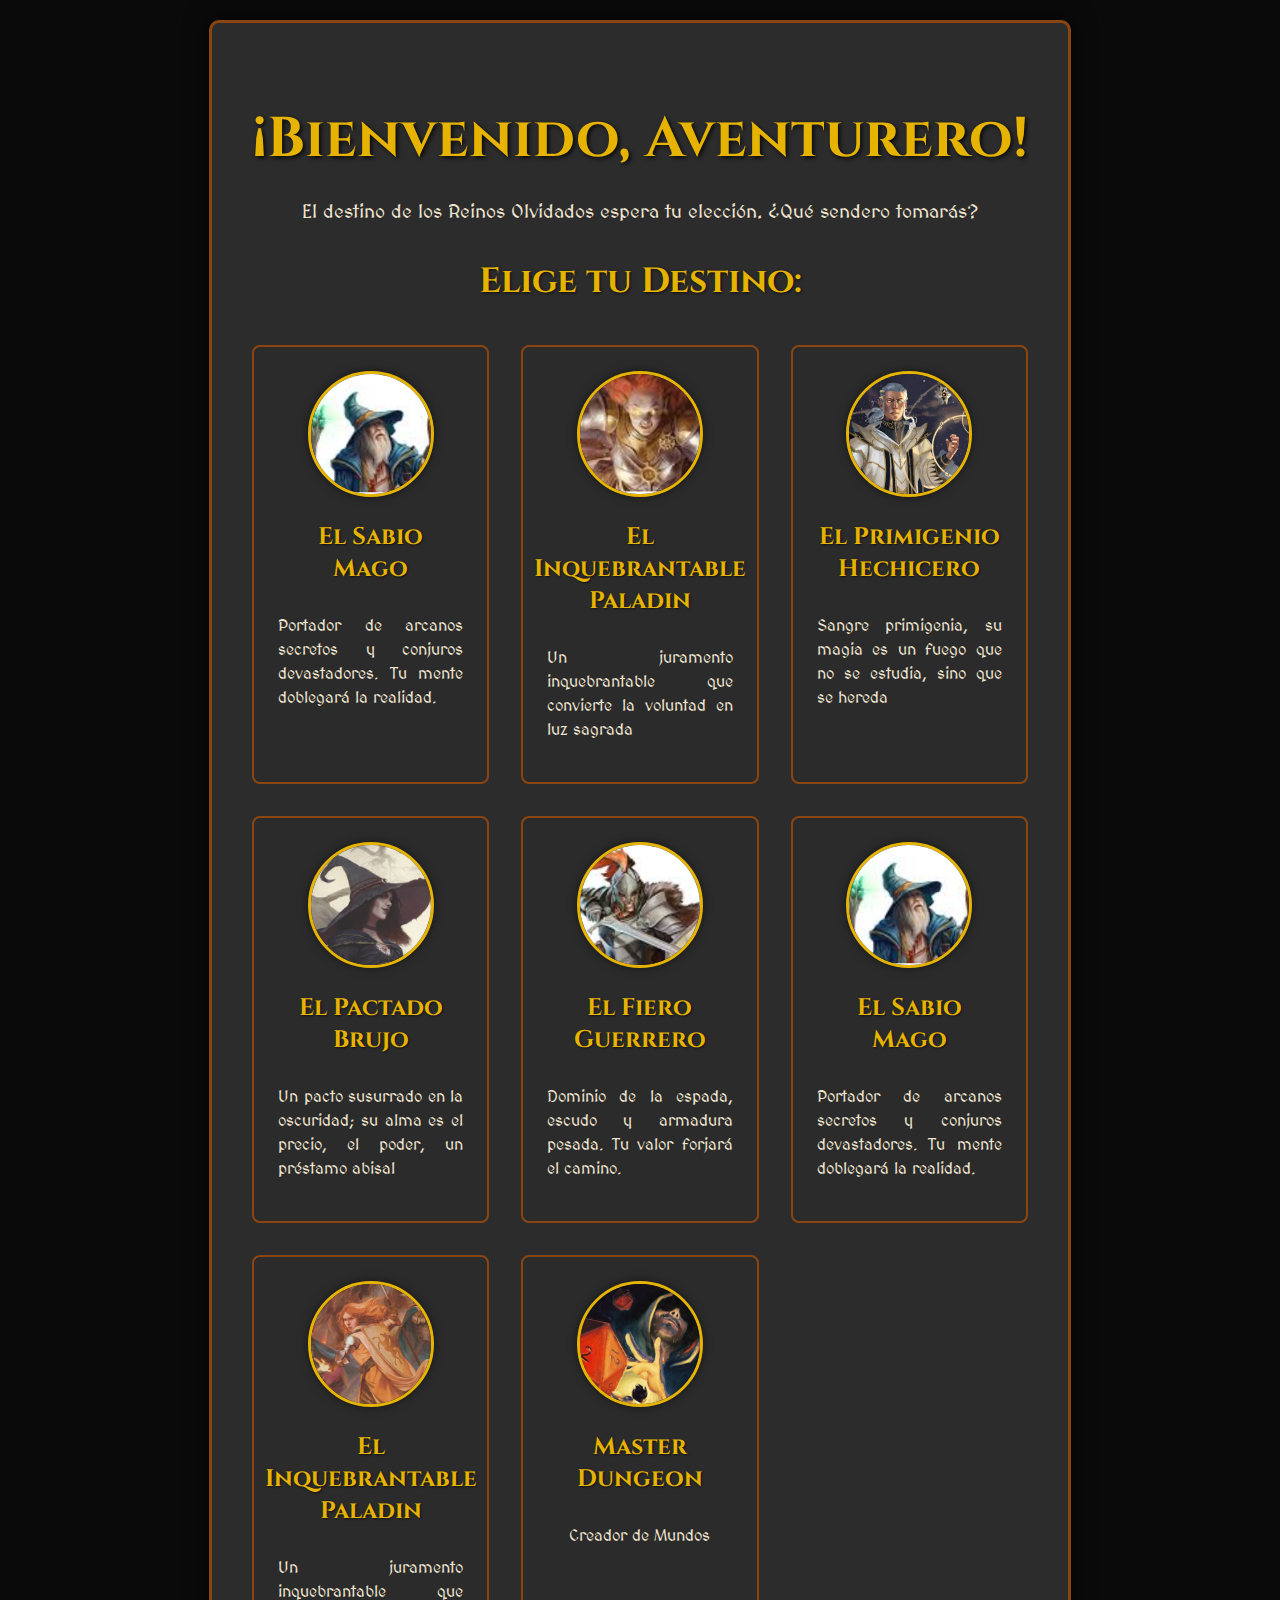
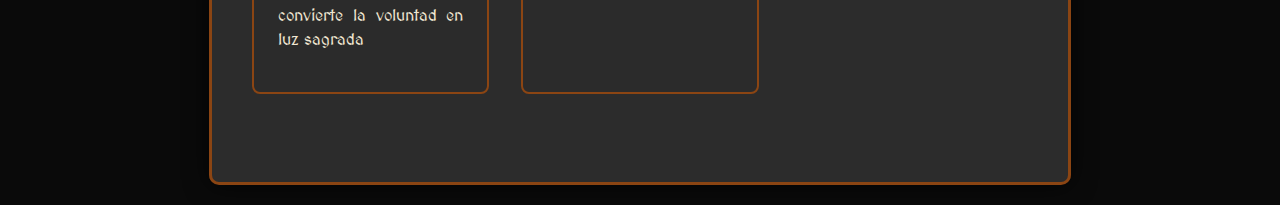
<file: index.html>
<!DOCTYPE html>
<html lang="es">
<head>
    <link rel="icon" type="image/png" href="2.png">
    <meta charset="UTF-8">
    <meta name="viewport" content="width=device-width, initial-scale=1.0">
    <title>Aventura en los Reinos Olvidados</title>
    <link rel="stylesheet" href="style.css">
    <link rel="stylesheet" href="https://cdnjs.cloudflare.com/ajax/libs/font-awesome/6.5.2/css/all.min.css">
    <link href="https://fonts.googleapis.com/css2?family=Cinzel:wght@400;700&family=MedievalSharp&display=swap" rel="stylesheet">
</head>
<body>
    <div class="background-overlay"></div>
    <main class="container">
        <header class="main-header">
            <h1>¡Bienvenido, Aventurero!</h1>
            <p>El destino de los Reinos Olvidados espera tu elección. ¿Qué sendero tomarás?</p>
        </header>

        <section class="character-selection">
            <h2>Elige tu Destino:</h2>
            <div class="character-options">
                <a href="Mago.html" class="character-card">
                    <img src="mago3.png" >
                    <h3>El Sabio Mago</h3>
                    <p>Portador de arcanos secretos y conjuros devastadores. Tu mente doblegará la realidad.</p>
                </a>
                 <a href="Paladin.html" class="character-card">
                    <img src="paladin.png" >
                    <h3>El Inquebrantable Paladin</h3>
                    <p>Un juramento inquebrantable que convierte la voluntad en luz sagrada</p>
                </a>
                 <a href="Hechicero.html" class="character-card">
                    <img src="hechicirculo.png" ">
                    <h3>El Primigenio Hechicero</h3>
                    <p>Sangre primigenia, su magia es un fuego que no se estudia, sino que se hereda</p>
                </a>
                <a href="Brujo.html" class="character-card">
                    <img src="bruja.png" ">
                    <h3>El Pactado Brujo </h3>
                    <p>Un pacto susurrado en la oscuridad; su alma es el precio, el poder, un préstamo abisal</p>
                </a>
                <a href="Guerrero.html" class="character-card">
                    <img src="guerrero.png" >
                    <h3>El Fiero Guerrero</h3>
                    <p>Dominio de la espada, escudo y armadura pesada. Tu valor forjará el camino.</p>
                </a>

                 
           
          
                <a href="Mago2.html" class="character-card">
                    <img src="mago3.png" >
                    <h3>El Sabio Mago</h3>
                    <p>Portador de arcanos secretos y conjuros devastadores. Tu mente doblegará la realidad.</p>
                </a>
                 <a href="Paladin2.html" class="character-card">
                    <img src="pal.png" >
                    <h3>El Inquebrantable Paladin</h3>
                    <p>Un juramento inquebrantable que convierte la voluntad en luz sagrada</p>
                </a>
        <a href="Master.html" class="character-card">
                    <img src="master.png" >
                    <h3>Master Dungeon</h3>
                    <p>Creador de Mundos</p>
                </a>
</file>
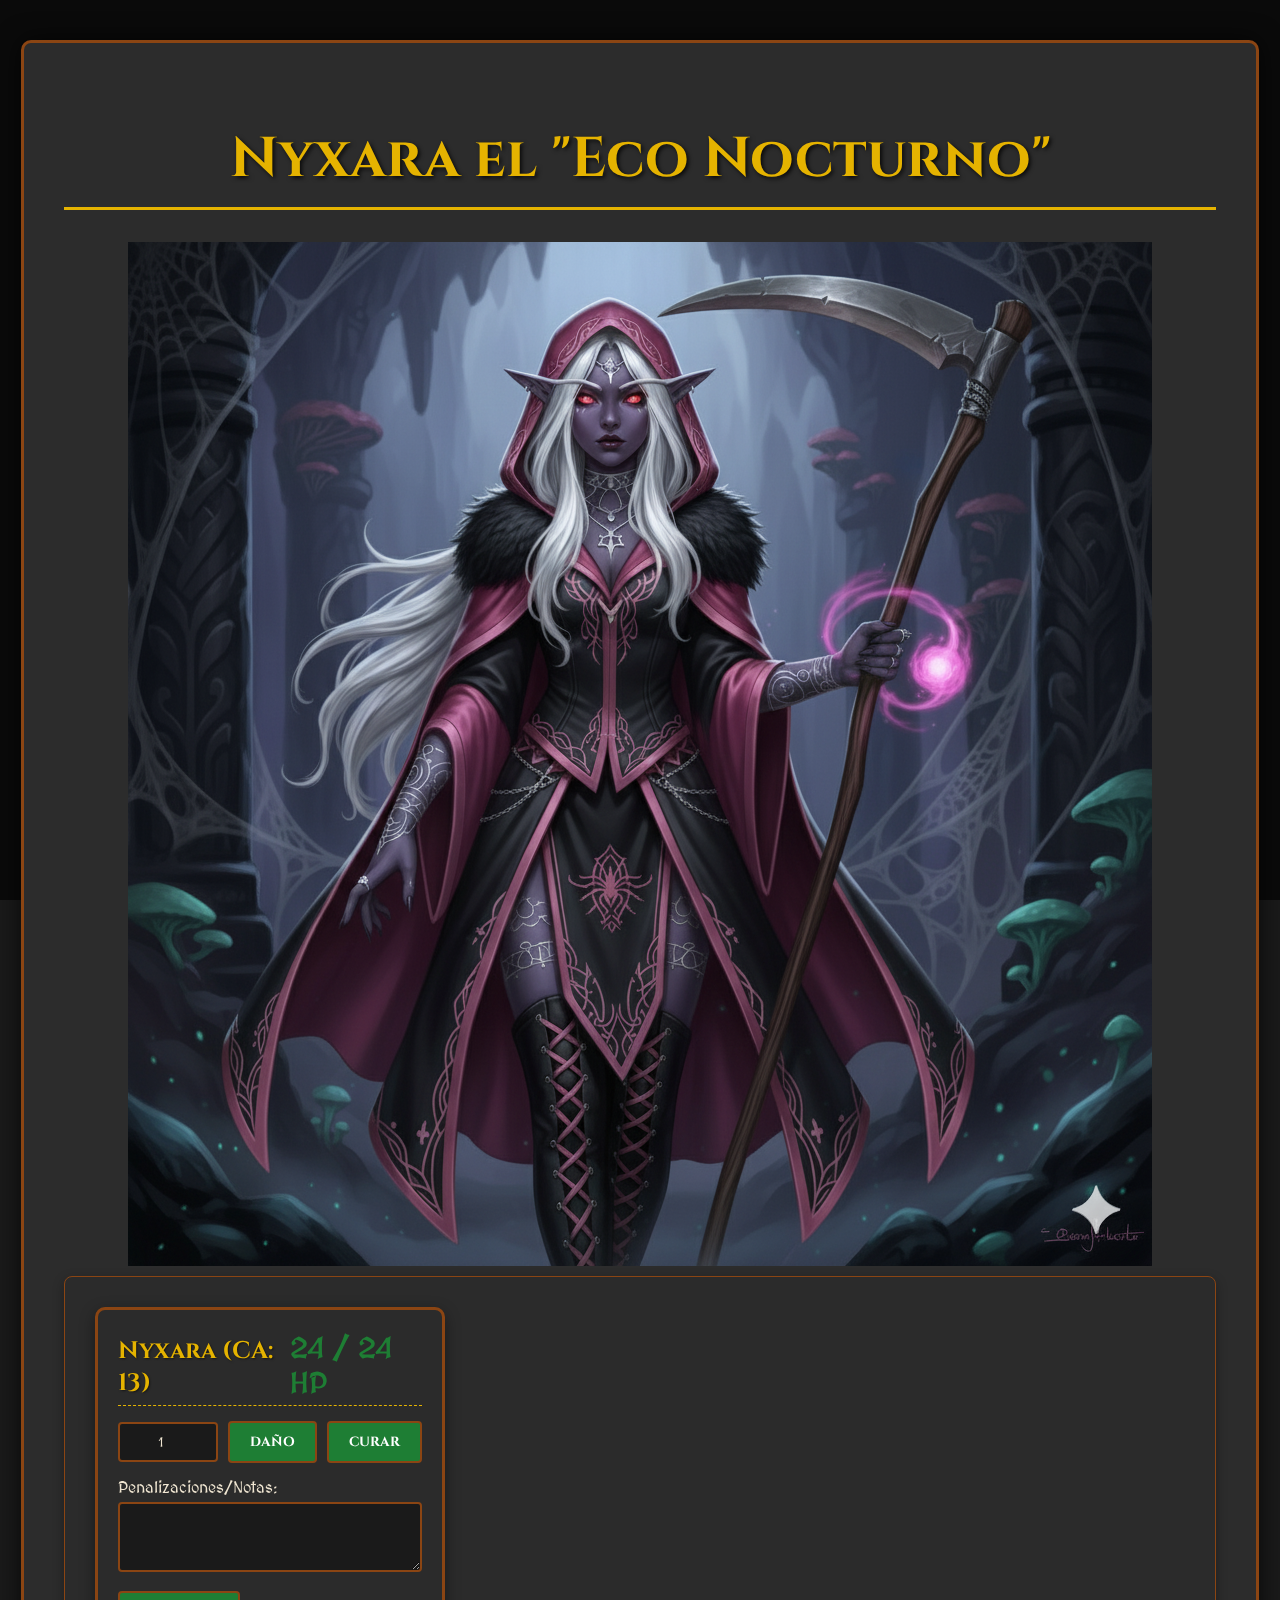
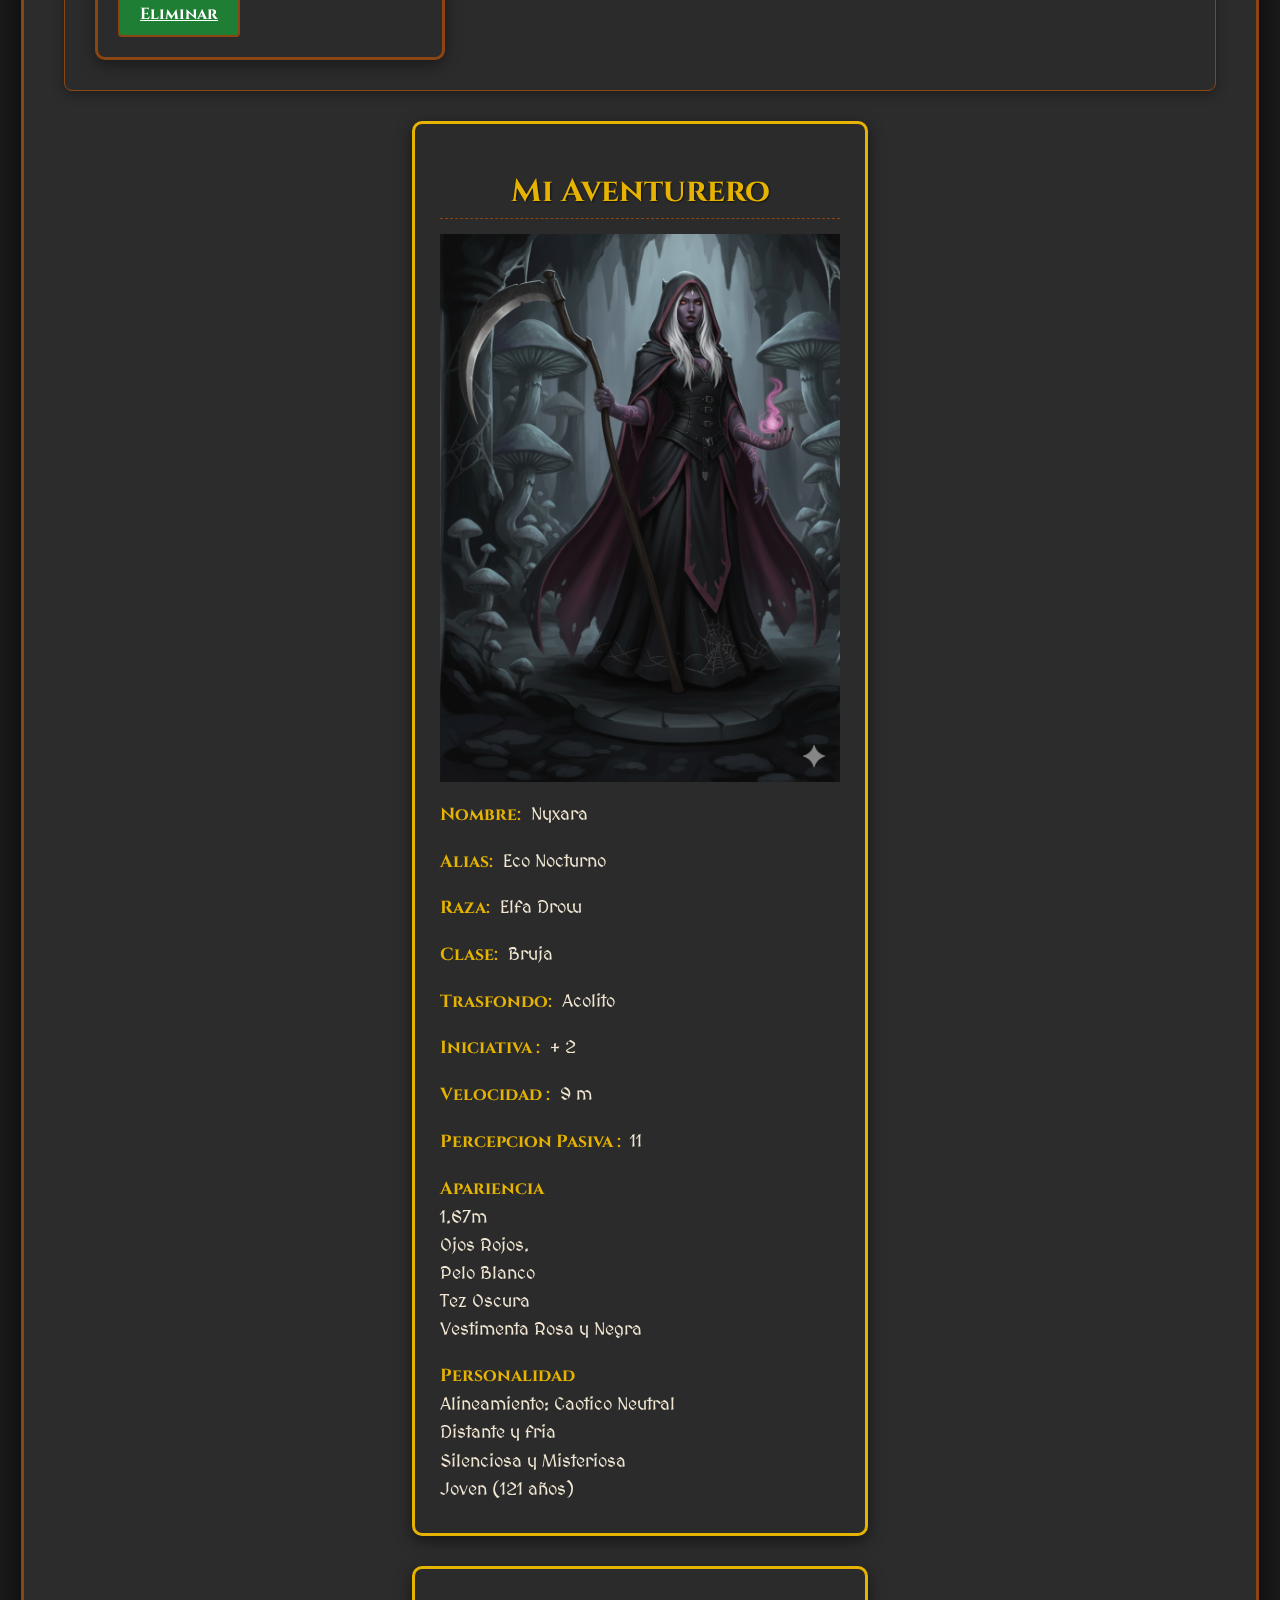
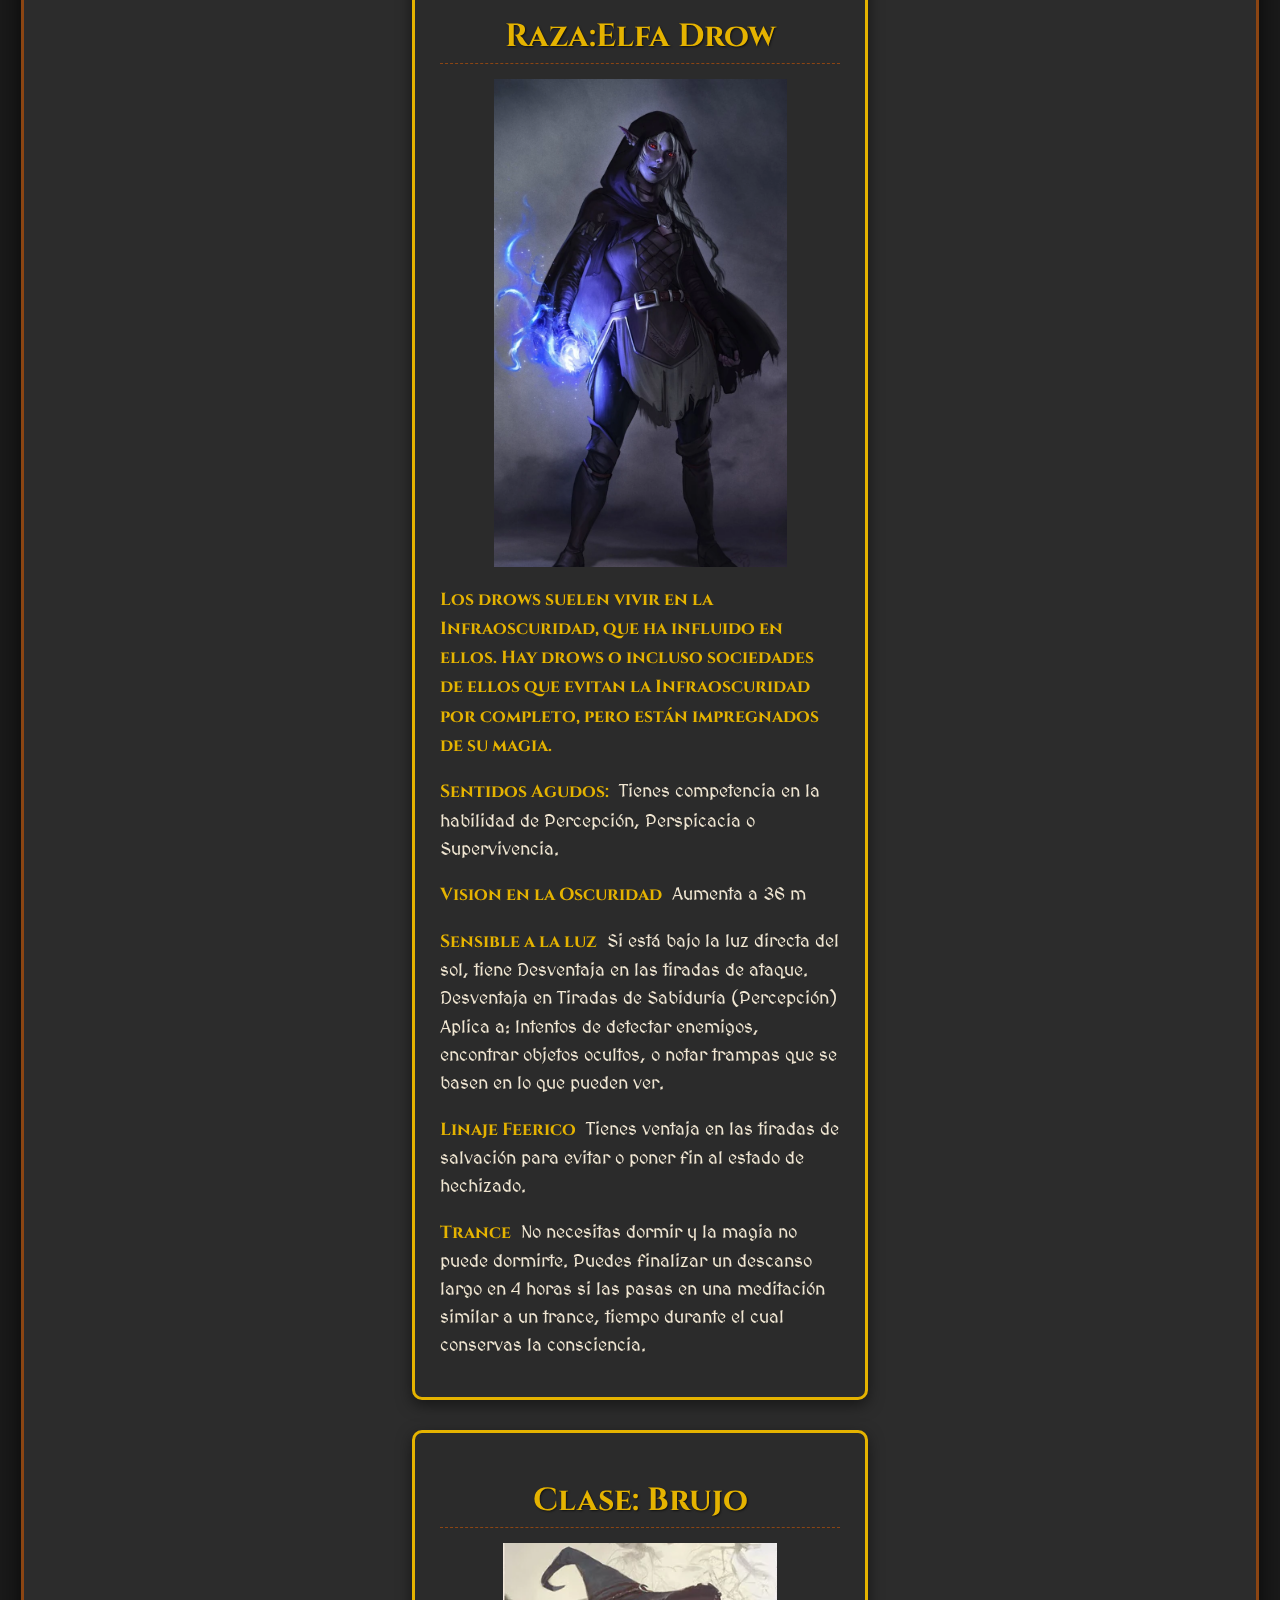
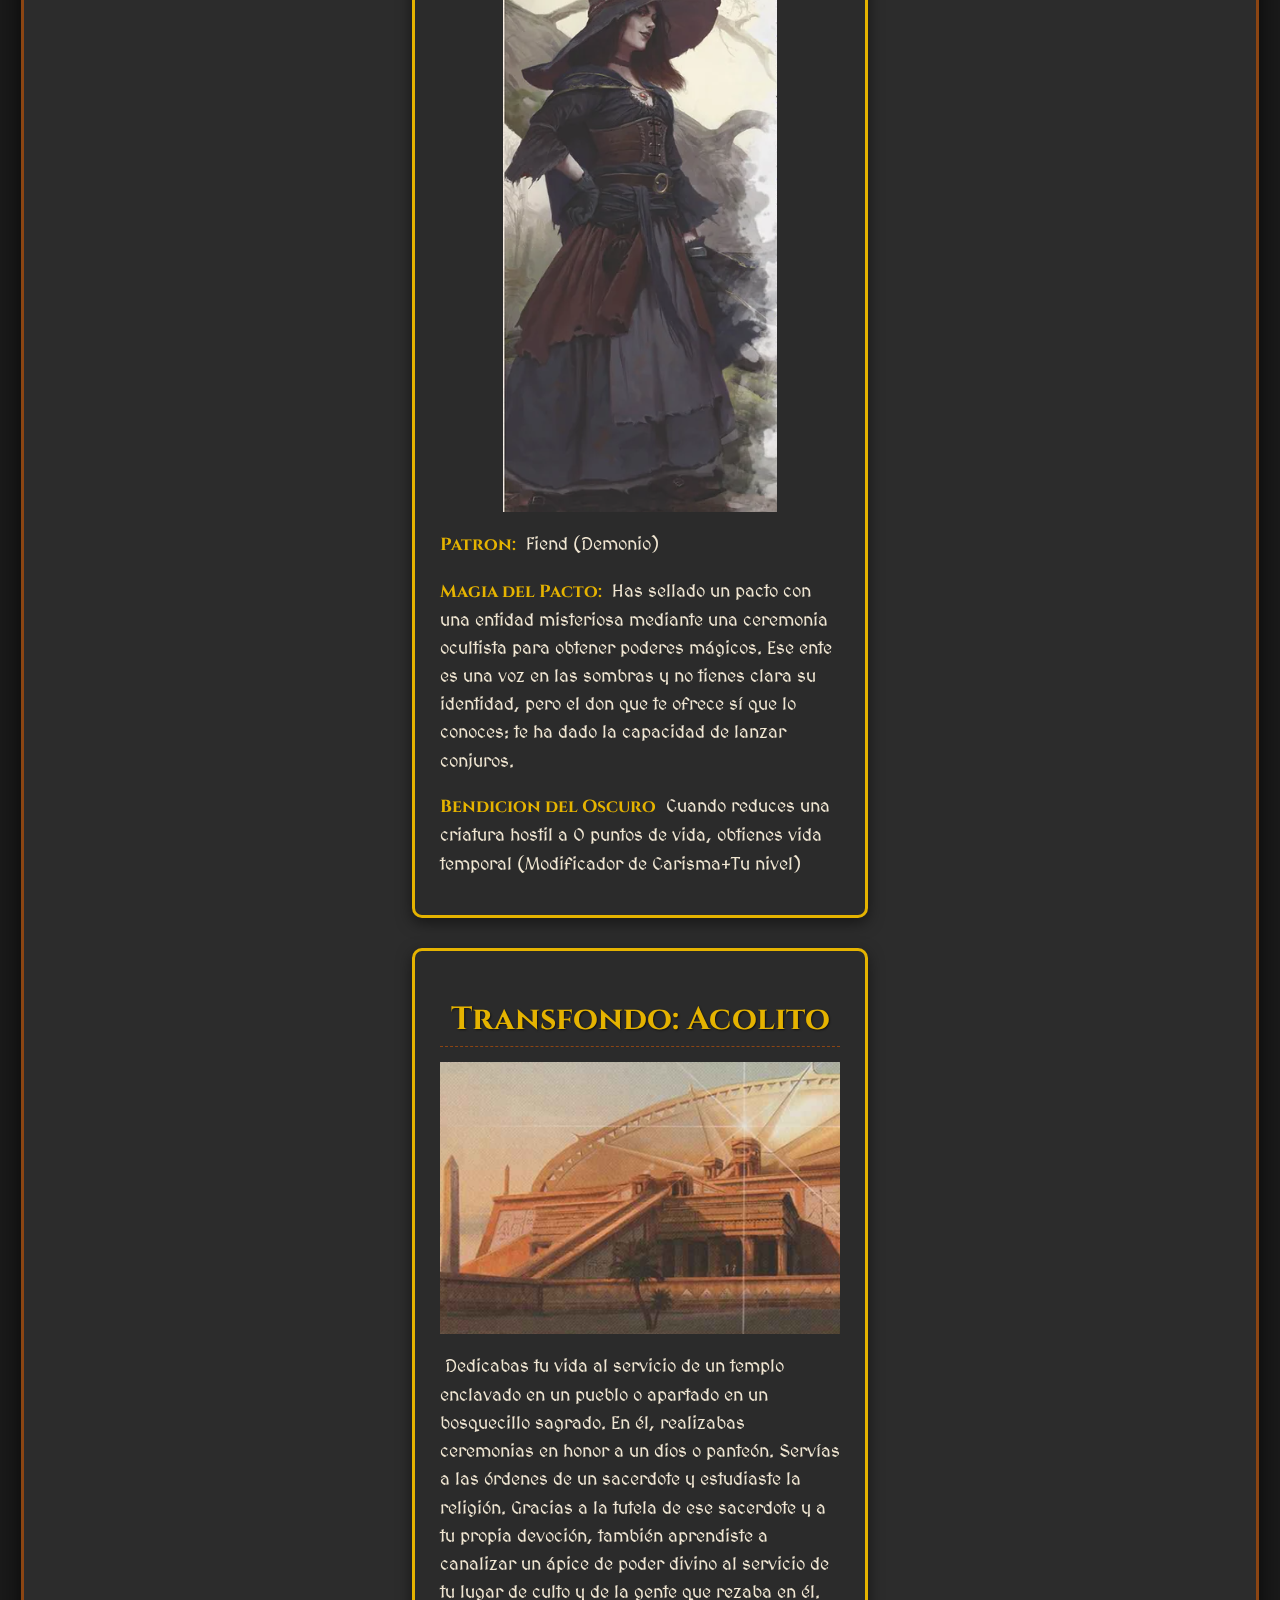
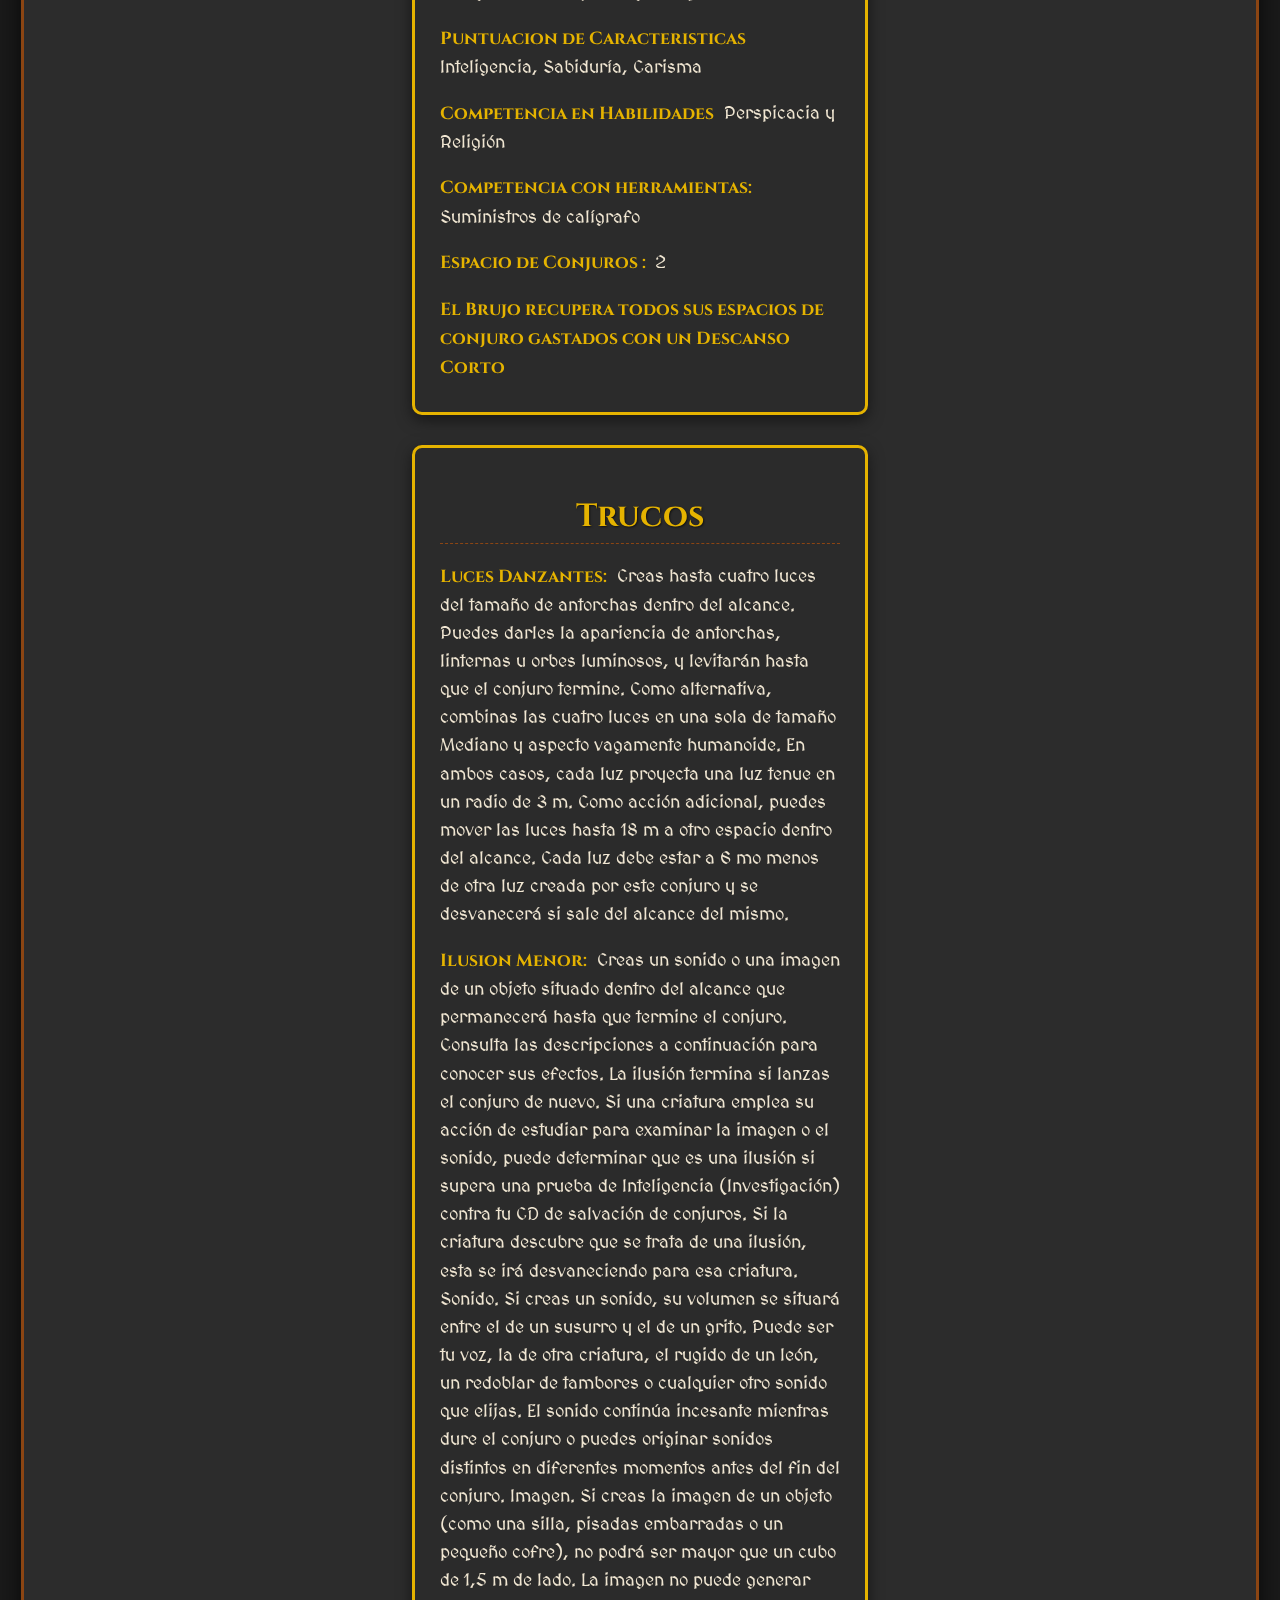
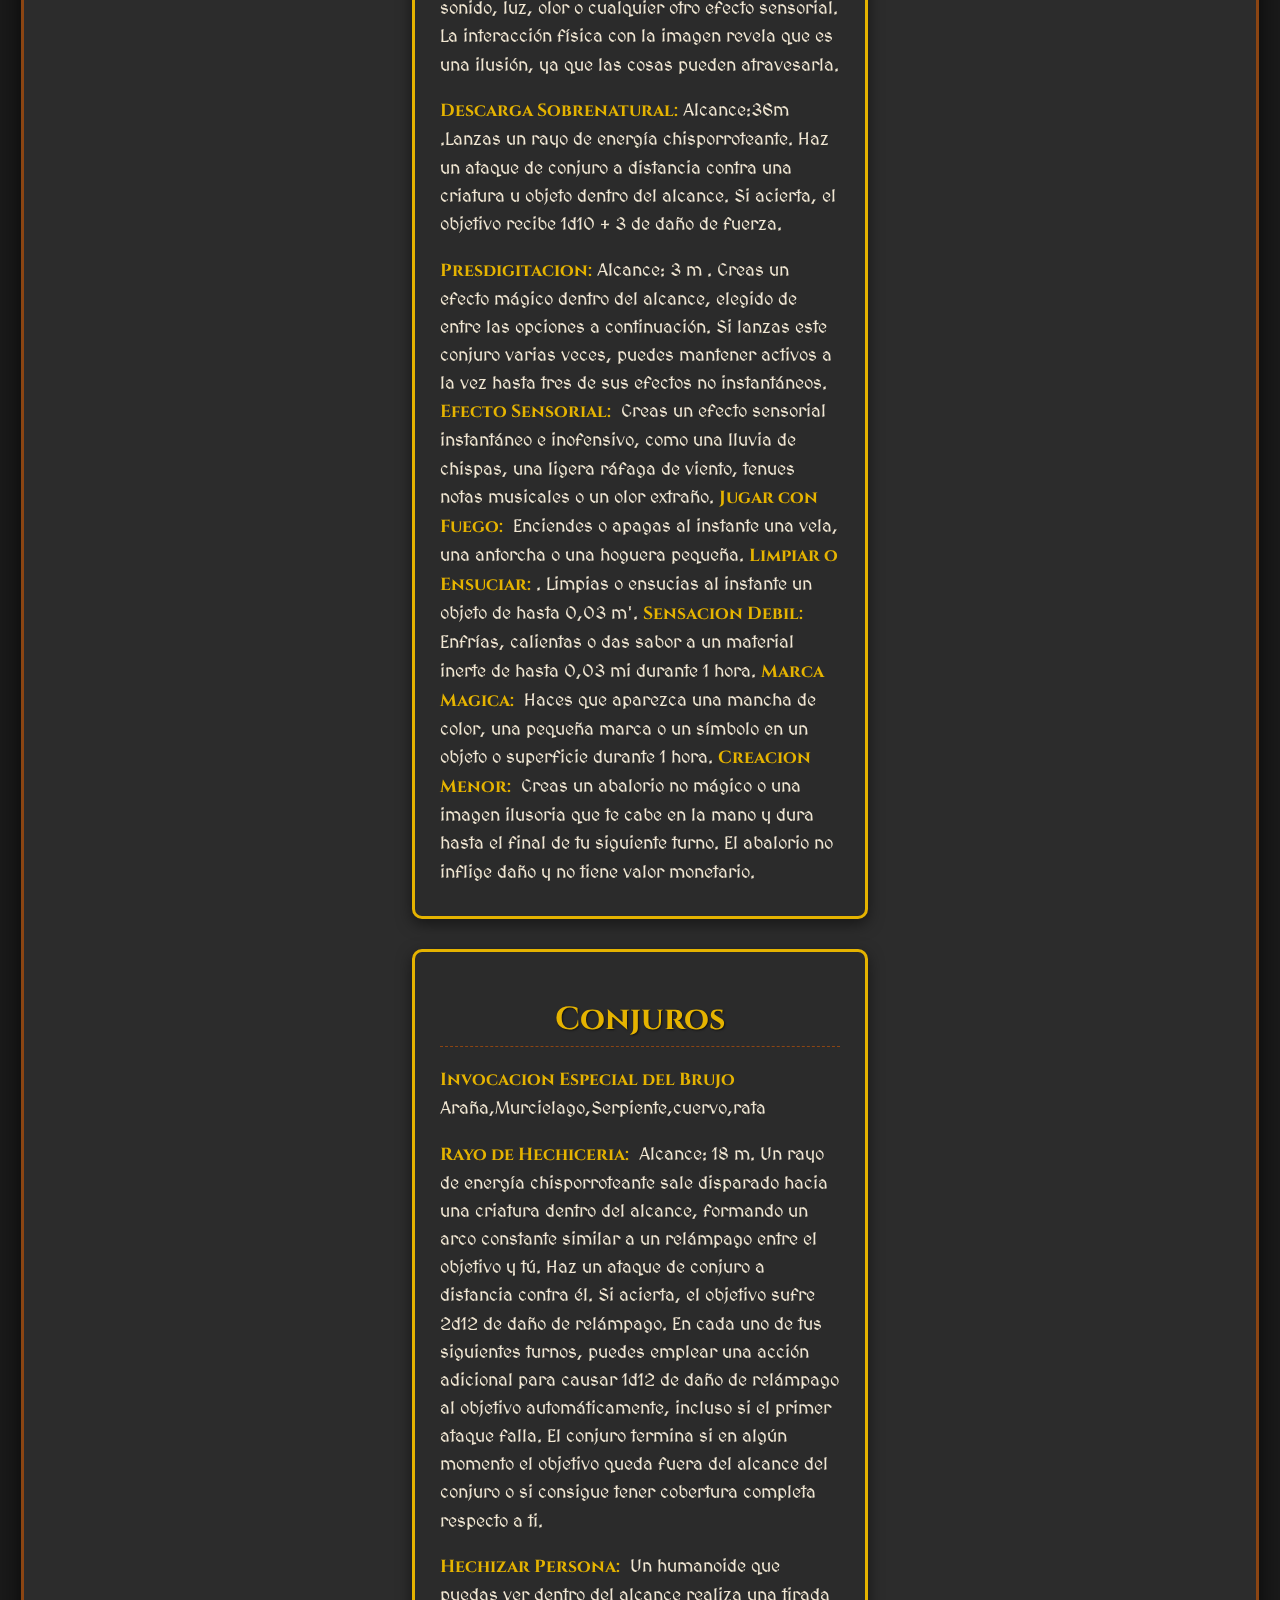
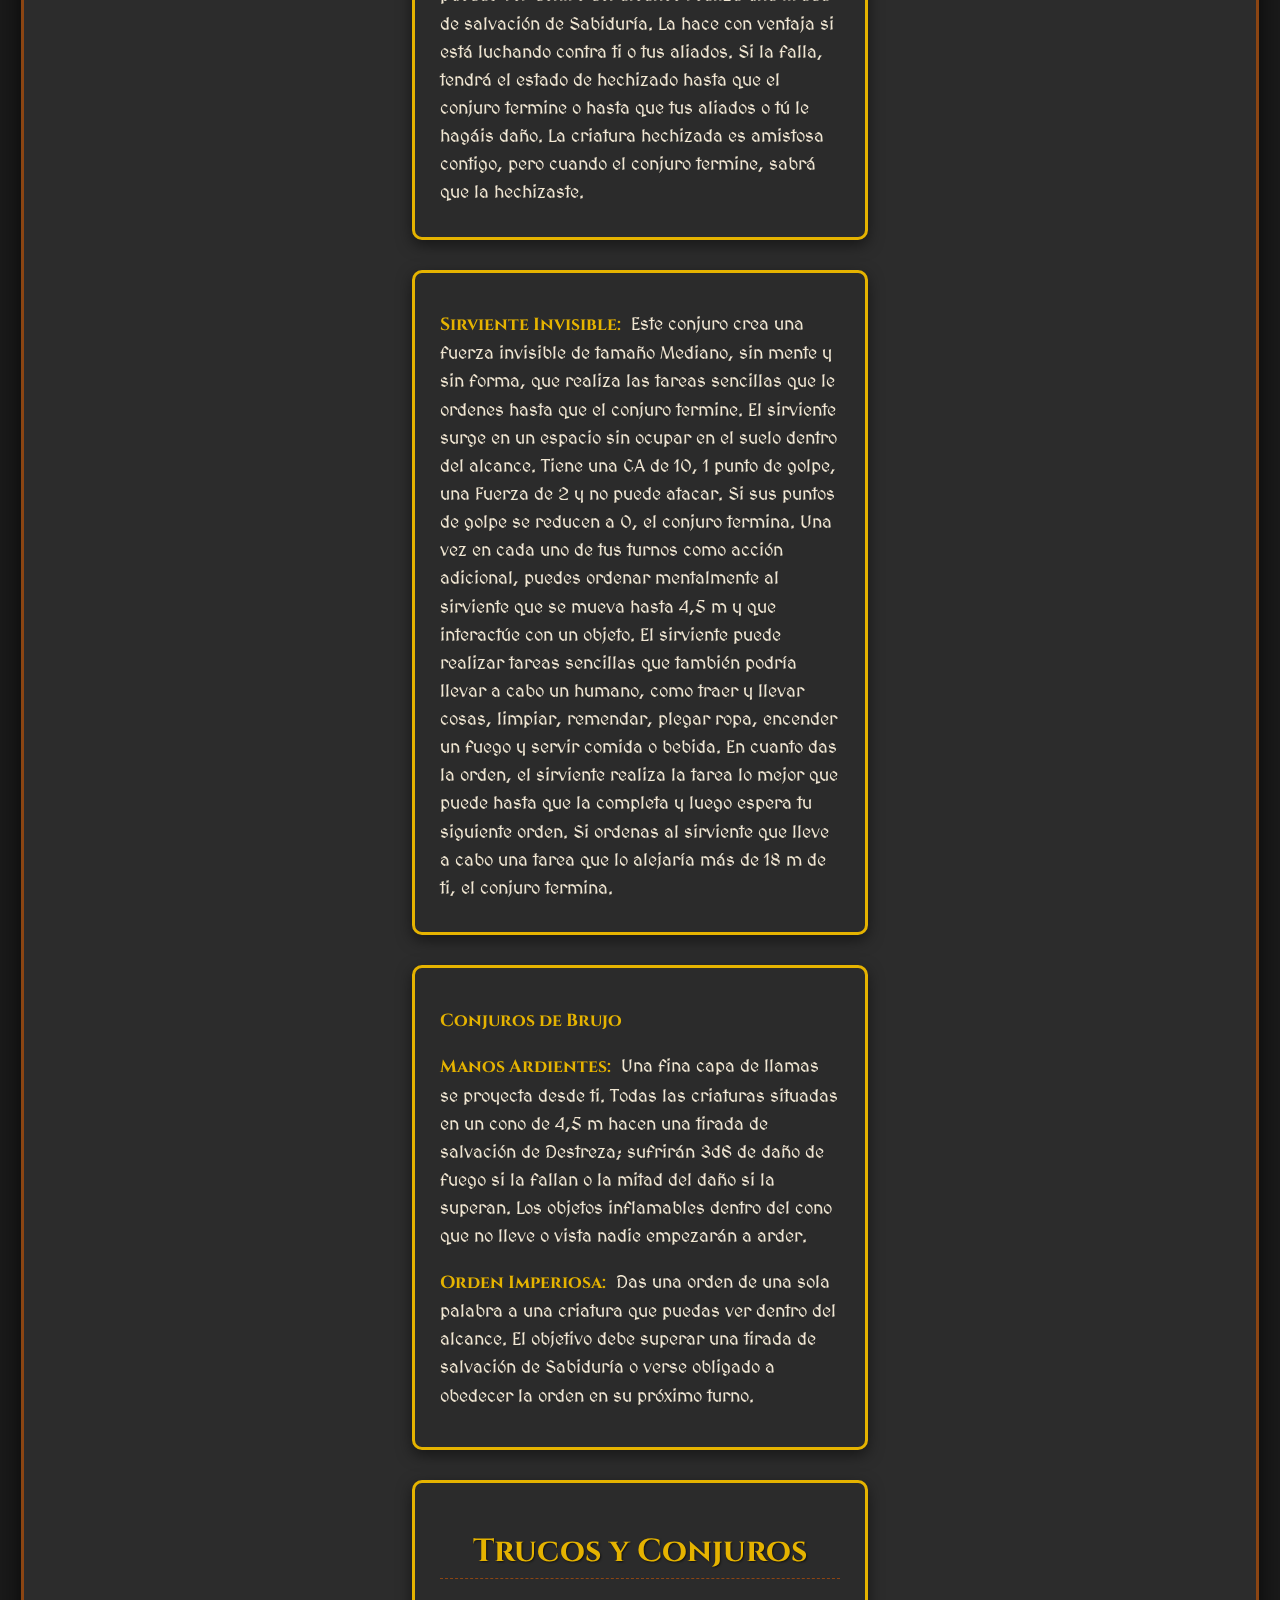
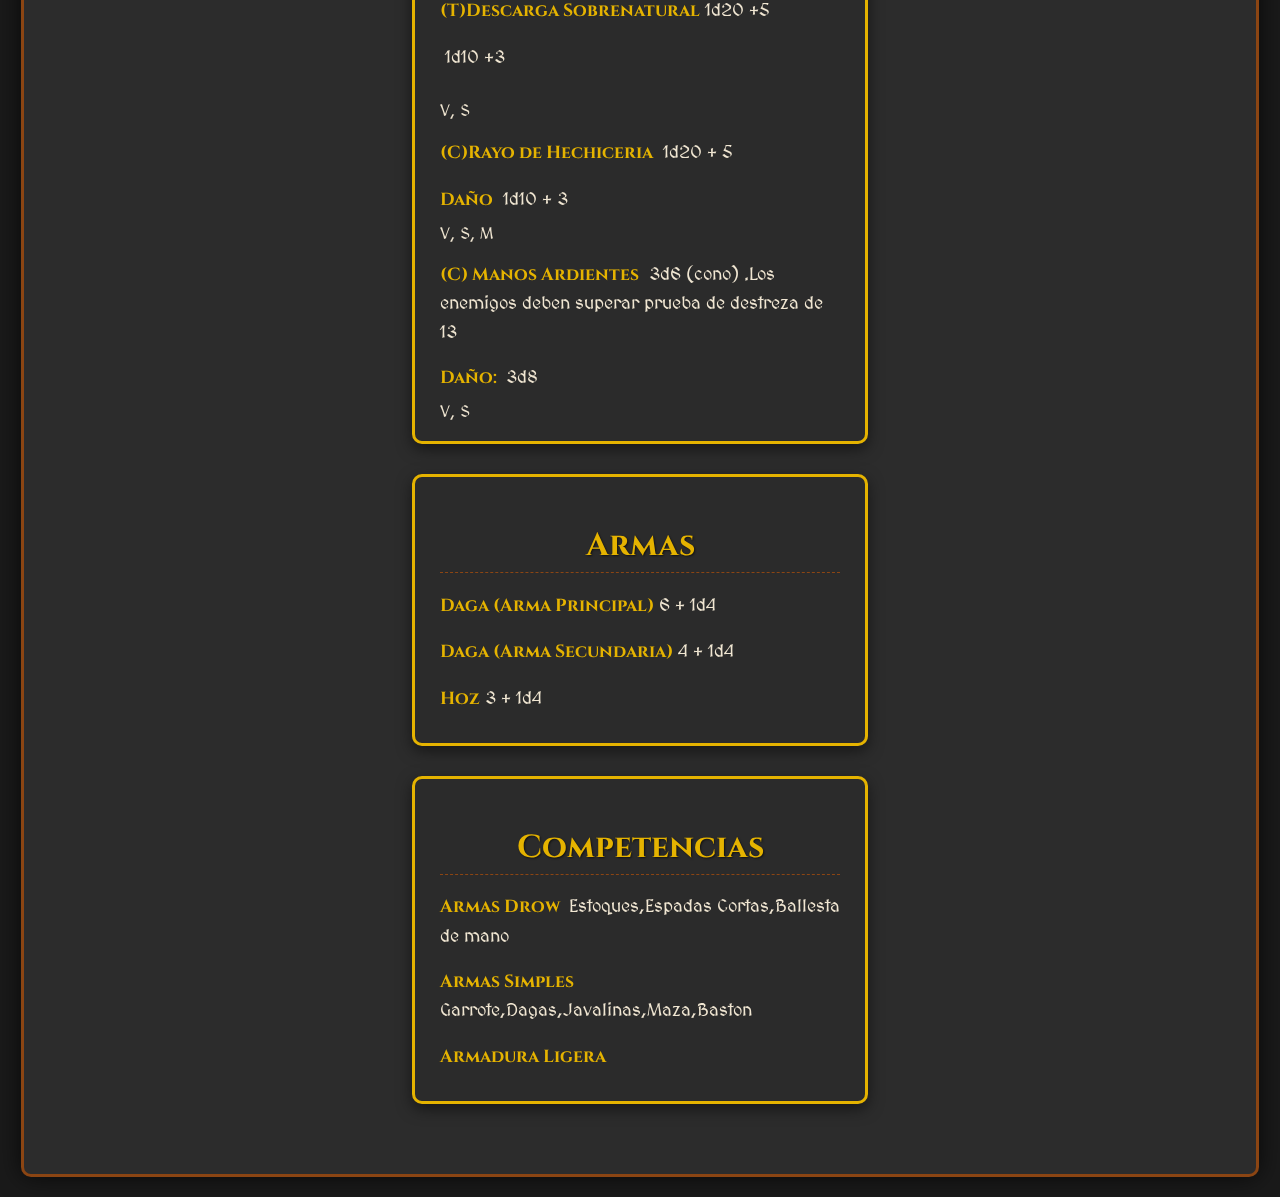
<file: Brujo.html>
<!DOCTYPE html>
<html lang="es">
<head>
    <meta charset="UTF-8">
    <link rel="icon" type="image/png" href="2.png">
    <meta name="viewport" content="width=device-width, initial-scale=1.0">
    <title>Nyxara el "Eco Nocturno"</title>
    <style>
        /* Importar fuentes de Google Fonts para un toque medieval */
        @import url('https://fonts.googleapis.com/css2?family=Cinzel:wght@400;700&family=MedievalSharp&display=swap');

        /* --- Variables de Estilo Medieval --- */
        :root {
            --bg-dark: #1a1a1a;
            --bg-medium: #2c2c2c;
            --text-light: #f0e6d2; /* Pergamino */
            --text-accent: #e5b300; /* Oro */
            --border-color: #8B4513; /* Marrón para bordes rústicos */
            --card-bg: rgba(44, 44, 44, 0.8); /* Fondo de tarjeta semitransparente */

            /* Colores específicos del rastreador ajustados al tema */
            --color-danger-medieval: #9c0f0f; /* Rojo oscuro de daño */
            --color-success-medieval: #1e7e34; /* Verde oscuro de curación */
        }

        /* --- Estilos de Fondo y Cuerpo --- */
        body {
            margin: 0;
            font-family: 'MedievalSharp', cursive; /* Fuente principal para el cuerpo */
            color: var(--text-light);
            background-color: var(--bg-dark); /* Fondo oscuro */
            display: flex;
            justify-content: center;
            align-items: flex-start; /* Alineación arriba para permitir el scroll */
            min-height: 100vh;
            background-image: url('https://via.placeholder.com/1920x1080/000000/FFFFFF?text=Fondo+DnD'); /* Imagen de fondo de D&D */
            background-size: cover;
            background-position: center;
            background-attachment: fixed; /* Hace que el fondo se quede fijo al desplazar */
            position: relative;
            overflow-y: auto;
            padding-top: 20px; /* Espacio superior para el contenido */
        }

        /* Capa de superposición para oscurecer el fondo y mejorar la legibilidad */
        .background-overlay {
            position: fixed; /* Fijo para cubrir todo el body fijo */
            top: 0;
            left: 0;
            width: 100%;
            height: 100%;
            background-color: rgba(0, 0, 0, 0.6); /* Oscurece el fondo */
            z-index: 1;
        }

        /* --- Contenedor Principal (Simula la 'Hoja de Pergamino') --- */
        .container {
            position: relative;
            z-index: 2; /* Asegura que el contenido esté por encima del overlay */
            background-color: var(--bg-medium); /* Fondo semi-oscuro para el contenedor principal */
            border: 3px solid var(--border-color); /* Borde rústico */
            border-radius: 10px;
            padding: 2.5rem;
            box-shadow: 0 0 25px rgba(0, 0, 0, 0.7);
            max-width: 1200px;
            width: 90%;
            margin: 20px auto; /* Centrado y con margen */
            text-align: center;
        }

        /* --- Estilo del Título --- */
        h1 {
            font-family: 'Cinzel', serif; /* Fuente más imponente para el título */
            font-size: 3.5rem;
            color: var(--text-accent);
            text-shadow: 2px 2px 4px rgba(0, 0, 0, 0.8);
            margin-bottom: 2rem;
            border-bottom: 3px solid var(--text-accent); /* Borde de oro */
            padding-bottom: 10px;
        }

        /* --- Formulario de Creación (CRUD: CREATE) --- */
        #create-form {
            background-color: var(--card-bg); /* Fondo de tarjeta semitransparente */
            padding: 20px;
            border-radius: 8px;
            box-shadow: 0 4px 12px rgba(0, 0, 0, 0.3);
            margin-bottom: 30px;
            display: grid;
            grid-template-columns: 1fr 1fr 1fr auto;
            gap: 15px;
            align-items: center;
            border: 1px solid var(--border-color);
        }

        #create-form input[type="text"], 
        #create-form input[type="number"] {
            padding: 10px;
            border: 2px solid var(--border-color);
            border-radius: 4px;
            width: 100%;
            box-sizing: border-box;
            background-color: var(--bg-dark);
            color: var(--text-light);
            font-family: 'MedievalSharp', cursive;
        }

        #create-form button {
            background-color: var(--color-success-medieval);
            color: white;
            padding: 10px 20px;
            border: 2px solid var(--border-color);
            border-radius: 4px;
            cursor: pointer;
            transition: background-color 0.3s;
            font-family: 'Cinzel', serif;
            font-weight: bold;
        }
        #create-form button:hover {
            background-color: var(--text-accent);
            color: var(--bg-dark);
        }

        /* --- Listado de Enemigos (CRUD: READ) --- */
        #enemy-list {
            display: grid;
            grid-template-columns: repeat(auto-fill, minmax(350px, 1fr)); /* Tarjetas más anchas */
            gap: 25px;
            padding: 10px;
        }

        .enemy-card {
            background-color: var(--card-bg);
            border: 3px solid var(--border-color);
            border-radius: 10px;
            padding: 20px;
            box-shadow: 0 5px 15px rgba(0, 0, 0, 0.4);
            transition: transform 0.2s, box-shadow 0.2s;
            text-align: left;
        }

        .enemy-card:hover {
            transform: translateY(-5px);
            box-shadow: 0 8px 20px rgba(0, 0, 0, 0.6);
        }

        .enemy-card.dead {
            border: 3px dashed var(--color-danger-medieval);
            opacity: 0.6;
            background-color: rgba(60, 0, 0, 0.7); /* Rojo oscuro semitransparente para muertos */
        }

        .enemy-header {
            display: flex;
            justify-content: space-between;
            align-items: baseline;
            margin-bottom: 15px;
            border-bottom: 1px dashed var(--text-accent);
            padding-bottom: 5px;
        }

        .enemy-name {
            font-family: 'Cinzel', serif;
            font-weight: 700;
            font-size: 1.5em;
            color: var(--text-accent);
            text-shadow: 1px 1px 2px rgba(0, 0, 0, 0.5);
        }

        .hp-text {
            font-size: 1.8em;
            font-weight: bold;
            color: var(--color-success-medieval);
        }
        .enemy-card.dead .hp-text {
            color: var(--color-danger-medieval);
        }

        .hp-controls {
            display: flex;
            gap: 10px;
            margin-top: 15px;
            margin-bottom: 15px;
            align-items: center;
        }

        .hp-controls input[type="number"] {
            width: 70px;
            padding: 8px;
            border: 2px solid var(--border-color);
            border-radius: 4px;
            text-align: center;
            background-color: var(--bg-dark);
            color: var(--text-light);
            font-family: 'MedievalSharp', cursive;
        }

        .hp-controls button {
            padding: 8px 15px;
            border: 2px solid var(--border-color);
            border-radius: 4px;
            cursor: pointer;
            font-weight: bold;
            font-family: 'Cinzel', serif;
            color: var(--text-light);
        }

        .damage-btn {
            background-color: var(--color-danger-medieval);
            transition: background-color 0.2s;
        }
        .damage-btn:hover { background-color: #ff4d4d; }

        .heal-btn {
            background-color: var(--color-success-medieval);
            transition: background-color 0.2s;
        }
        .heal-btn:hover { background-color: #4CAF50; }

        /* --- Penalizaciones y Notas --- */
        .notes-area {
            width: 100%;
            padding: 8px;
            border: 2px solid var(--border-color);
            border-radius: 4px;
            resize: vertical;
            min-height: 70px;
            box-sizing: border-box;
            margin-top: 5px;
            background-color: var(--bg-dark);
            color: var(--text-light);
            font-family: 'MedievalSharp', cursive;
        }

        .delete-btn {
            background: none;
            border: none;
            color: var(--color-danger-medieval);
            cursor: pointer;
            font-size: 1em;
            margin-top: 15px;
            display: block;
            text-decoration: underline;
            font-family: 'Cinzel', serif;
            font-weight: 700;
        }
        .delete-btn:hover {
            color: #ff4d4d;
        }
        /* --- Estilo de la Carta Estática (Sin CRUD) --- */
        .static-card {
            background-color: var(--card-bg);
            border: 3px solid var(--text-accent); /* Borde dorado para distinguirlo */
            border-radius: 10px;
            padding: 20px 25px; /* Más padding para contenido */
            box-shadow: 0 5px 15px rgba(0, 0, 0, 0.5);
            margin: 30px auto; /* Centrado y con espacio */
            max-width: 400px; /* Ancho más compacto */
            text-align: left;
            font-family: 'MedievalSharp', cursive;
        }

        .static-card h2 {
            font-family: 'Cinzel', serif;
            font-size: 2em;
            color: var(--text-accent);
            text-shadow: 1px 1px 2px rgba(0, 0, 0, 0.6);
            margin-bottom: 15px;
            border-bottom: 1px dashed var(--border-color);
            padding-bottom: 5px;
            text-align: center;
        }

        .static-card p {
            font-size: 1.1em;
            line-height: 1.6;
            margin-bottom: 10px;
            color: var(--text-light);
        }

        .static-card p strong {
            color: var(--text-accent); /* Resalta las etiquetas */
            font-family: 'Cinzel', serif;
            margin-right: 5px;
        }
        /* Responsividad básica */
        @media (max-width: 900px) {
            h1 {
                font-size: 2.5rem;
            }
            #create-form {
                grid-template-columns: 1fr; /* Una columna en pantallas más pequeñas */
            }   
            #enemy-list {
                grid-template-columns: 1fr;
            }
            .container {
                padding: 1.5rem;
            }
        }
    </style>
</head>
<body>
    <div class="background-overlay"></div>

    <div class="container">
        <h1>Nyxara el "Eco Nocturno"</h1>
        <img src="nyxara3.png" style="max-width: 100%; height: auto; display: block; margin: 10px auto;" >
       <div id="create-form">
           <!--  <input type="text" id="enemy-name" placeholder="Nombre" required>
            <input type="number" id="enemy-hp" placeholder="Usos" required min="1">
            <input type="number" id="enemy-ac" placeholder="">
            <button onclick="createEnemy()">Añadir</button>
            !-->
          
            <div id="enemy-list">
                
        </div>
            </div>
            <div class="static-card">
            <h2>Mi Aventurero</h2>
                 <img src="Nyxara2.png" style="max-width: 100%; height: auto; display: block; margin: 10px auto;" >
            <p><strong>Nombre:</strong> Nyxara</p>
            <p><strong>Alias:</strong> Eco Nocturno</p>
            <p><strong>Raza:</strong> Elfa Drow</p>
            <p><strong>Clase:</strong> Bruja</p>
            <p><strong>Trasfondo:</strong> Acolito</p>
             <p><strong>Iniciativa :</strong> + 2</p>
              <p><strong>Velocidad :</strong> 9 m</p>
               <p><strong>Percepcion Pasiva : </strong> 11</p>
                

            <p><strong>Apariencia</strong>
                <br>1.67m
                <br>Ojos Rojos.
                <br>Pelo Blanco
                <br>Tez Oscura
                <br>Vestimenta Rosa y Negra
                <p><strong>Personalidad</strong>
                <br>Alineamiento: Caotico Neutral
                <br>Distante y fria                
                <br>Silenciosa y Misteriosa
                <br>Joven (121 años)
            </p>
            </div>
            <div class="static-card">
            <h2>Raza:Elfa Drow</h2>
                <img src="drow.png" style="max-width: 100%; height: auto; display: block; margin: 10px auto;" >
            <p><strong>Los drows suelen vivir en la Infraoscuridad, que ha 
influido en ellos. Hay drows o incluso sociedades de ellos 
que evitan la Infraoscuridad por completo, pero están 
impregnados de su magia.</strong> </p>
            <p><strong>Sentidos Agudos:</strong>  Tienes competencia en la habilidad 
de Percepción, Perspicacia o Supervivencia. </p>
            <p><strong>Vision en la Oscuridad</strong> Aumenta a 36 m</p>
            <p><strong>Sensible a la luz</strong> Si está bajo la luz directa del sol, tiene Desventaja en las tiradas de ataque.

Desventaja en Tiradas de Sabiduría (Percepción)

Aplica a: Intentos de detectar enemigos, encontrar objetos ocultos, o notar trampas que se basen en lo que pueden ver.</p>
            <p><strong>Linaje Feerico</strong>  Tienes ventaja en las tiradas de salvación 
para evitar o poner fin al estado de hechizado. </p>
            <p><strong>Trance</strong>  No necesitas dormir y la magia no puede 
dormirte. Puedes finalizar un descanso largo en 4 horas 
si las pasas en una meditación similar a un trance, tiempo 
durante el cual conservas la consciencia.</p>
            
                
            </p>
              
        </div>
        <div class="static-card">
            <h2>Clase: Brujo</h2>
             <img src="bruja1.png" style="max-width: 100%; height: auto; display: block; margin: 10px auto;" >
            <p><strong>Patron:</strong> Fiend (Demonio)</p>
            <p><strong>Magia del Pacto:</strong> Has sellado un pacto con una entidad misteriosa mediante 
una ceremonia ocultista para obtener poderes mágicos. 
Ese ente es una voz en las sombras y no tienes clara su 
identidad, pero el don que te ofrece sí que lo conoces: 
te ha dado la capacidad de lanzar conjuros.</p>
            <p><strong>Bendicion del Oscuro</strong> Cuando reduces una criatura hostil a 0 puntos de vida, obtienes vida temporal (Modificador de Carisma+Tu nivel)</p>
            
            
            </p>
            </div>
         <div class="static-card">
            <h2>Transfondo: Acolito</h2>
            <img src="acolito.png" style="max-width: 100%; height: auto; display: block; margin: 10px auto;" >
<p><strong>  </strong> Dedicabas tu vida al servicio de un templo enclavado 
en un pueblo o apartado en un bosquecillo sagrado. 
En él, realizabas ceremonias en honor a un dios o panteón. 
Servías a las órdenes de un sacerdote y estudiaste la religión. 
Gracias a la tutela de ese sacerdote y a tu propia devoción, 
también aprendiste a canalizar un ápice de poder divino al 
servicio de tu lugar de culto y de la gente que rezaba en él. </p>
<p><strong>Puntuacion de Caracteristicas</strong> Inteligencia, Sabiduría, Carisma</p>
<p><strong>Competencia en Habilidades</strong> Perspicacia y Religión </p>
            <p><strong>Competencia con herramientas: </strong> Suministros de calígrafo</p>
<p><strong>Espacio de Conjuros : </strong>2 </p>
            <p><strong>El Brujo recupera todos sus espacios de conjuro gastados con un Descanso Corto</strong> 
            </p>
            
            
           
            
           
            </div>
             <div class="static-card">
            <h2>Trucos</h2>
            <p><strong>Luces Danzantes:</strong>  Creas hasta cuatro luces del tamaño de antorchas dentro 
del alcance. Puedes darles la apariencia de antorchas, 
linternas u orbes luminosos, y levitarán hasta que 
el conjuro termine. Como alternativa, combinas las 
cuatro luces en una sola de tamaño Mediano y aspecto 
vagamente humanoide. En ambos casos, cada luz proyecta 
una luz tenue en un radio de 3 m. 
Como acción adicional, puedes mover las luces hasta 
18 m a otro espacio dentro del alcance. Cada luz debe estar 
a 6 mo menos de otra luz creada por este conjuro y se 
desvanecerá si sale del alcance del mismo. 
 </p>
            <p><strong>Ilusion Menor:</strong> Creas un sonido o una imagen de un objeto situado dentro 
del alcance que permanecerá hasta que termine el conjuro. 
Consulta las descripciones a continuación para conocer sus 
efectos. La ilusión termina si lanzas el conjuro de nuevo. 
Si una criatura emplea su acción de estudiar para 
examinar la imagen o el sonido, puede determinar que 
es una ilusión si supera una prueba de Inteligencia 
(Investigación) contra tu CD de salvación de conjuros. 
Si la criatura descubre que se trata de una ilusión, esta se 
irá desvaneciendo para esa criatura. 
Sonido. Si creas un sonido, su volumen se situará 
entre el de un susurro y el de un grito. Puede ser tu voz, 
la de otra criatura, el rugido de un león, un redoblar de 
tambores o cualquier otro sonido que elijas. El sonido 
continúa incesante mientras dure el conjuro o puedes 
originar sonidos distintos en diferentes momentos antes 
del fin del conjuro. 
Imagen. Si creas la imagen de un objeto (como una silla, 
pisadas embarradas o un pequeño cofre), no podrá ser 
mayor que un cubo de 1,5 m de lado. La imagen no puede 
generar sonido, luz, olor o cualquier otro efecto sensorial. 
La interacción física con la imagen revela que es una 
ilusión, ya que las cosas pueden atravesarla. 
 </p>
 <p><strong>Descarga Sobrenatural:</strong>Alcance:36m .Lanzas un rayo de energía chisporroteante. Haz un ataque 
de conjuro a distancia contra una criatura u objeto dentro 
del alcance. Si acierta, el objetivo recibe 1d10 + 3 de daño de 
fuerza. </p>
        
<p><strong>Presdigitacion:</strong>Alcance: 3 m .
Creas un efecto mágico dentro del alcance, elegido de 
entre las opciones a continuación. 
Si lanzas este conjuro 
varias veces, puedes mantener activos a la vez hasta tres 
de sus efectos no instantáneos.
<strong>Efecto Sensorial:</strong> Creas un efecto sensorial instantáneo 
e inofensivo, como una lluvia de chispas, una ligera ráfaga 
de viento, tenues notas musicales o un olor extraño. 
<strong>Jugar con Fuego:</strong> Enciendes o apagas al instante una vela, 
una antorcha o una hoguera pequeña. 
<strong>Limpiar o Ensuciar:</strong>. Limpias o ensucias al instante un 
objeto de hasta 0,03 m'. 
<strong>Sensacion Debil:</strong> Enfrías, calientas o das sabor a un 
material inerte de hasta 0,03 mi durante 1 hora. 
<strong>Marca Magica:</strong> Haces que aparezca una mancha de color, 
una pequeña marca o un símbolo en un objeto o superficie 
durante 1 hora. 
<strong>Creacion Menor:</strong> Creas un abalorio no mágico o una 
imagen ilusoria que te cabe en la mano y dura hasta el 
final de tu siguiente turno. El abalorio no inflige daño 
y no tiene valor monetario.   </p>
            </div>
             <div class="static-card">
            <h2>Conjuros</h2>
            <p><strong>Invocacion Especial del Brujo</strong> Araña,Murcielago,Serpiente,cuervo,rata</p>

             <p><strong>Rayo de Hechiceria:</strong> Alcance: 18 m.
                Un rayo de energía chisporroteante sale disparado hacia 
una criatura dentro del alcance, formando un arco 
constante similar a un relámpago entre el objetivo y tú. 
Haz un ataque de conjuro a distancia contra él. Si acierta, 
el objetivo sufre 2d12 de daño de relámpago. 
En cada uno de tus siguientes turnos, puedes emplear 
una acción adicional para causar 1d12 de daño de relámpago 
al objetivo automáticamente, incluso si el primer ataque 
falla. 
El conjuro termina si en algún momento el objetivo 
queda fuera del alcance del conjuro o si consigue tener 
cobertura completa respecto a ti.
            </p>
          
            </p>
            <p><strong>Hechizar Persona:</strong> Un humanoide que puedas ver dentro del alcance realiza 
una tirada de salvación de Sabiduría. La hace con ventaja 
si está luchando contra ti o tus aliados. Si la falla, tendrá el 
estado de hechizado hasta que el conjuro termine o hasta 
que tus aliados o tú le hagáis daño. La criatura hechizada 
es amistosa contigo, pero cuando el conjuro termine, 
sabrá que la hechizaste. </p>
</div>
 <div class="static-card"> 
<p><strong>Sirviente Invisible:</strong> Este conjuro crea una fuerza invisible de tamaño 
Mediano, sin mente y sin forma, que realiza las tareas 
sencillas que le ordenes hasta que el conjuro termine. 
El sirviente surge en un espacio sin ocupar en el suelo 
dentro del alcance. Tiene una CA de 10, 1 punto de golpe, 
una Fuerza de 2 y no puede atacar. Si sus puntos de golpe 
se reducen a O, el conjuro termina. 
Una vez en cada uno de tus turnos como acción 
adicional, puedes ordenar mentalmente al sirviente que 
se mueva hasta 4,5 m y que interactúe con un objeto. 
El sirviente puede realizar tareas sencillas que también 
podría llevar a cabo un humano, como traer y llevar cosas, 
limpiar, remendar, plegar ropa, encender un fuego y servir 
comida o bebida. En cuanto das la orden, el sirviente 
realiza la tarea lo mejor que puede hasta que la completa 
y luego espera tu siguiente orden. 
Si ordenas al sirviente que lleve a cabo una tarea que 
lo alejaría más de 18 m de ti, el conjuro termina.  </p>
</div>

 <div class="static-card">  
            
            <p><strong>Conjuros de Brujo</strong> 
            <p><strong>Manos Ardientes:</strong> Una fina capa de llamas se proyecta desde ti. Todas las 
criaturas situadas en un cono de 4,5 m hacen una tirada 
de salvación de Destreza; sufrirán 3d6 de daño de fuego 
si la fallan o la mitad del daño si la superan. 
Los objetos inflamables dentro del cono que no lleve 
o vista nadie empezarán a arder.  </p>
 <p><strong>Orden Imperiosa:</strong> Das una orden de una sola palabra a una criatura que 
puedas ver dentro del alcance. El objetivo debe superar 
una tirada de salvación de Sabiduría o verse obligado 
a obedecer la orden en su próximo turno. </p>
          
            </p>
            
            </div>
             <div class="static-card">
                   <h2>Trucos y Conjuros</h2>   
           
<p><strong>(T)Descarga Sobrenatural</strong>1d20 +5 </p>
<p><strong></strong>1d10 +3 </p><br>  V, S 
<p><strong>(C)Rayo de Hechiceria</strong> 1d20 + 5</p>
<p><strong>Daño</strong> 1d10 + 3</p> V, S, M<br>
<p><strong>(C) Manos Ardientes</strong> 3d6 (cono) .Los enemigos deben superar prueba de destreza de 13  </p>
<p><strong>Daño: </strong>3d8 </p> V, S 
            
            </div>
            <div class="static-card">
                 <h2>Armas</h2>
           
<p><strong>Daga (Arma Principal)</strong>6 + 1d4  </p>
<p><strong>Daga (Arma Secundaria)</strong>4 + 1d4</p>
<p><strong>Hoz</strong>3 + 1d4  </p>
            
            </div>
             <div class="static-card">
                 <h2>Competencias</h2>
           
<p><strong>Armas Drow  </strong> Estoques,Espadas Cortas,Ballesta de mano</p>
<p><strong>Armas Simples</strong> Garrote,Dagas,Javalinas,Maza,Baston</p>
<p><strong>Armadura Ligera</strong> </p>
            
            </div>
            
           
            
           
            </div>
        </div>
           
             
    </div>
    

    <script>
        let enemies = [];
        let enemyId = 0;
        const enemyList = document.getElementById('enemy-list');

        // Función para crear un nuevo enemigo (CRUD: CREATE)
        function createEnemy() {
            const nameInput = document.getElementById('enemy-name');
            const hpInput = document.getElementById('enemy-hp');
            const acInput = document.getElementById('enemy-ac');

            const name = nameInput.value.trim();
            const maxHp = parseInt(hpInput.value);
            const ac = acInput.value ? parseInt(acInput.value) : 'N/A';
            
            if (!name || isNaN(maxHp) || maxHp <= 0) {
                alert('Por favor, ingresa un nombre y un HP válido (> 0).');
                return;
            }

            const newEnemy = {
                id: enemyId++,
                name: name,
                currentHp: maxHp,
                maxHp: maxHp,
                ac: ac,
                notes: ''
            };

            enemies.push(newEnemy);
            renderEnemies();

            // Limpiar formulario
            nameInput.value = '';
            hpInput.value = '';
            acInput.value = '';
        }

        // Función para renderizar la lista completa de enemigos (CRUD: READ)
        function renderEnemies() {
            enemyList.innerHTML = ''; // Limpia la lista actual
            
            enemies.forEach(enemy => {
                const isDead = enemy.currentHp <= 0;
                
                const card = document.createElement('div');
                card.className = `enemy-card ${isDead ? 'dead' : ''}`;
                card.id = `enemy-${enemy.id}`;
                
                // Contenido de la tarjeta
                card.innerHTML = `
                    <div class="enemy-header">
                        <span class="enemy-name">${enemy.name} (CA: ${enemy.ac})</span>
                        <span class="hp-text">${enemy.currentHp} / ${enemy.maxHp} HP</span>
                    </div>

                    <div class="hp-controls">
                        <input type="number" id="damage-amount-${enemy.id}" value="1" min="1" max="99">
                        <button class="damage-btn" onclick="updateHp(${enemy.id}, -1)">DAÑO</button>
                        <button class="heal-btn" onclick="updateHp(${enemy.id}, 1)">CURAR</button>
                    </div>

                    <label for="notes-${enemy.id}">Penalizaciones/Notas:</label>
                    <textarea 
                        id="notes-${enemy.id}" 
                        class="notes-area" 
                        onchange="updateNotes(${enemy.id}, this.value)"
                    >${enemy.notes}</textarea>

                    <button class="delete-btn" onclick="deleteEnemy(${enemy.id})">Eliminar</button>
                `;
                
                enemyList.appendChild(card);
            });
            
        }

        // Función para actualizar HP (CRUD: UPDATE - HP)
        function updateHp(id, sign) {
            const enemy = enemies.find(e => e.id === id);
            if (!enemy) return;
            
            const amountInput = document.getElementById(`damage-amount-${id}`);
            const amount = parseInt(amountInput.value) || 1;
            
            enemy.currentHp += amount * sign; // Si sign es -1, resta; si es 1, suma
            
            // Límite de HP (no puede exceder el máximo)
            if (enemy.currentHp > enemy.maxHp) {
                enemy.currentHp = enemy.maxHp;
            }

            // Límite de HP (muerto si es 0 o menos)
            if (enemy.currentHp < 0) {
                enemy.currentHp = 0;
            }
            
            renderEnemies(); // Volver a dibujar la interfaz
        }

        // Función para actualizar notas (CRUD: UPDATE - Notes)
        function updateNotes(id, notes) {
            const enemy = enemies.find(e => e.id === id);
            if (enemy) {
                enemy.notes = notes;
            }
        }

        // Función para eliminar un enemigo (CRUD: DELETE)
        function deleteEnemy(id) {
            if (confirm('¿Eliminar?')) {
                enemies = enemies.filter(e => e.id !== id);
                renderEnemies();
            }
        }

        // Función auxiliar para inicializar
        function createEnemyWithData(name, hp, ac) {
            const newEnemy = {
                id: enemyId++,
                name: name,
                currentHp: hp,
                maxHp: hp,
                ac: ac,
                notes: ''
            };
            enemies.push(newEnemy);
        }

        // Inicializar con los 4 guardias
        function initialize() {
            createEnemyWithData("Nyxara", 24, 13);
            
            renderEnemies(); // Renderiza por primera vez
        }

        initialize(); // Carga inicial
    </script>
</body>
</html>
</file>
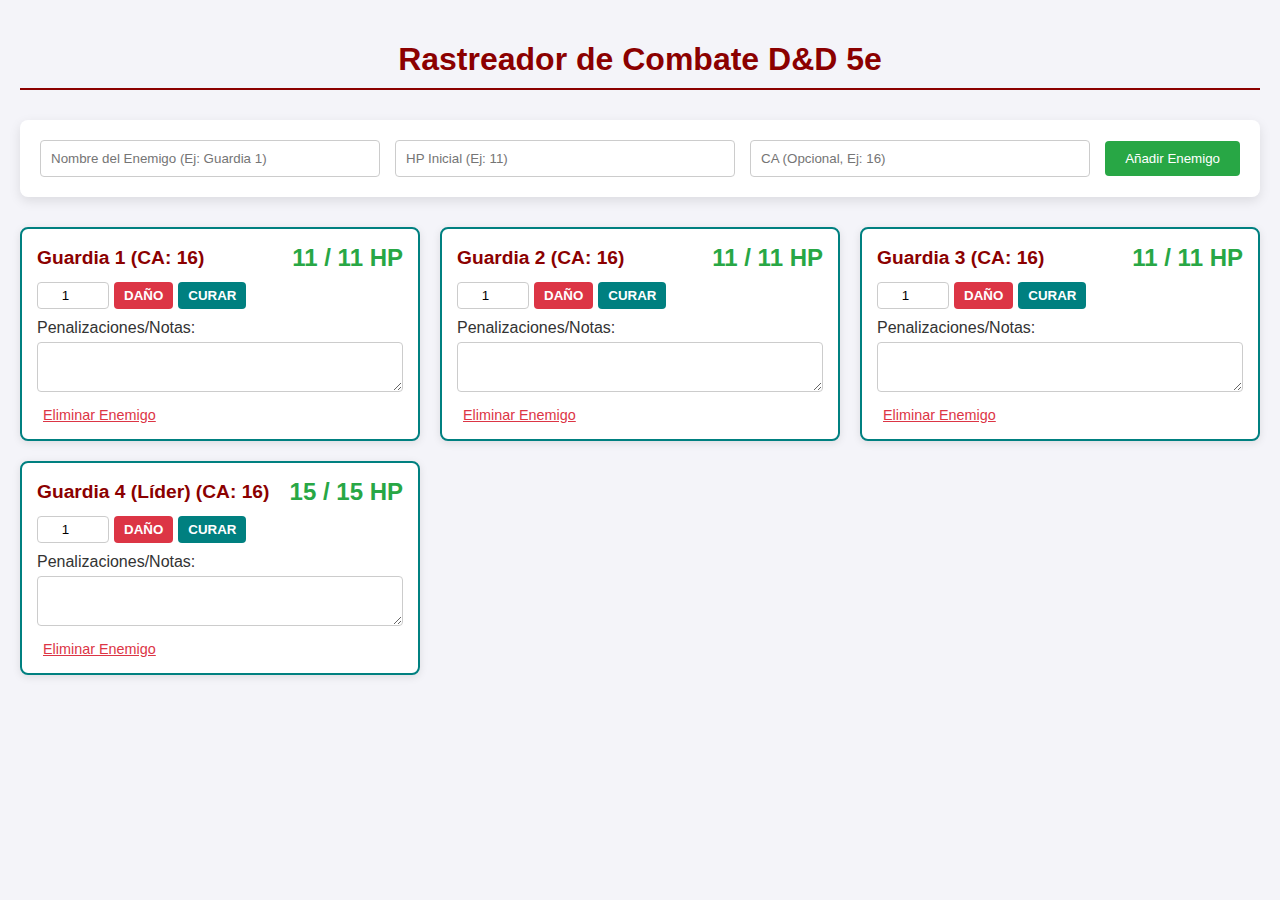
<file: Combate.html>
<!DOCTYPE html>
<html lang="es">
<head>
    <meta charset="UTF-8">
    <link rel="icon" type="image/png" href="2.png">
    <meta name="viewport" content="width=device-width, initial-scale=1.0">
    <title>Rastreador de Combate D&D 5e</title>
    <style>
        :root {
            --color-primary: #8b0000; /* Rojo Oscuro (Paladín Venganza) */
            --color-secondary: #008080; /* Teal (Dracónido) */
            --color-background: #f4f4f9;
            --color-card-bg: #ffffff;
            --color-danger: #dc3545;
            --color-success: #28a745;
        }

        body {
            font-family: 'Segoe UI', Tahoma, Geneva, Verdana, sans-serif;
            margin: 0;
            padding: 20px;
            background-color: var(--color-background);
            color: #333;
        }

        h1 {
            color: var(--color-primary);
            text-align: center;
            margin-bottom: 30px;
            border-bottom: 2px solid var(--color-primary);
            padding-bottom: 10px;
        }

        /* --- Formulario de Creación (CRUD: CREATE) --- */
        #create-form {
            background-color: var(--color-card-bg);
            padding: 20px;
            border-radius: 8px;
            box-shadow: 0 4px 12px rgba(0, 0, 0, 0.1);
            margin-bottom: 30px;
            display: grid;
            grid-template-columns: 1fr 1fr 1fr auto;
            gap: 15px;
            align-items: center;
        }

        #create-form input[type="text"], 
        #create-form input[type="number"] {
            padding: 10px;
            border: 1px solid #ccc;
            border-radius: 4px;
            width: 100%;
            box-sizing: border-box;
        }

        #create-form button {
            background-color: var(--color-success);
            color: white;
            padding: 10px 20px;
            border: none;
            border-radius: 4px;
            cursor: pointer;
            transition: background-color 0.3s;
        }
        #create-form button:hover {
            background-color: #1e7e34;
        }

        /* --- Listado de Enemigos (CRUD: READ) --- */
        #enemy-list {
            display: grid;
            grid-template-columns: repeat(auto-fill, minmax(300px, 1fr));
            gap: 20px;
        }

        .enemy-card {
            background-color: var(--color-card-bg);
            border: 2px solid var(--color-secondary);
            border-radius: 8px;
            padding: 15px;
            box-shadow: 0 2px 8px rgba(0, 0, 0, 0.1);
            transition: transform 0.2s;
        }
        .enemy-card.dead {
            border: 2px dashed var(--color-danger);
            opacity: 0.6;
            background-color: #fff0f0;
        }

        .enemy-header {
            display: flex;
            justify-content: space-between;
            align-items: center;
            margin-bottom: 10px;
        }

        .enemy-name {
            font-weight: bold;
            font-size: 1.2em;
            color: var(--color-primary);
        }

        .hp-text {
            font-size: 1.5em;
            font-weight: bold;
            color: var(--color-success);
        }
        .enemy-card.dead .hp-text {
            color: var(--color-danger);
        }

        .hp-controls {
            display: flex;
            gap: 5px;
            margin-top: 10px;
            margin-bottom: 10px;
        }

        .hp-controls input[type="number"] {
            width: 60px;
            padding: 5px;
            border: 1px solid #ccc;
            border-radius: 4px;
            text-align: center;
        }

        .hp-controls button {
            padding: 5px 10px;
            border: none;
            border-radius: 4px;
            cursor: pointer;
            font-weight: bold;
        }

        .damage-btn {
            background-color: var(--color-danger);
            color: white;
        }
        .heal-btn {
            background-color: var(--color-secondary);
            color: white;
        }

        /* --- Penalizaciones y Notas (CRUD: UPDATE) --- */
        .notes-area {
            width: 100%;
            padding: 8px;
            border: 1px solid #ccc;
            border-radius: 4px;
            resize: vertical;
            min-height: 50px;
            box-sizing: border-box;
            margin-top: 5px;
        }

        .delete-btn {
            background: none;
            border: none;
            color: var(--color-danger);
            cursor: pointer;
            font-size: 0.9em;
            margin-top: 10px;
            display: block;
            text-decoration: underline;
        }
    </style>
</head>
<body>

    <h1>Rastreador de Combate D&D 5e</h1>

    <div id="create-form">
        <input type="text" id="enemy-name" placeholder="Nombre del Enemigo (Ej: Guardia 1)" required>
        <input type="number" id="enemy-hp" placeholder="HP Inicial (Ej: 11)" required min="1">
        <input type="number" id="enemy-ac" placeholder="CA (Opcional, Ej: 16)">
        <button onclick="createEnemy()">Añadir Enemigo</button>
    </div>

    <div id="enemy-list">
        </div>

    <script>
        let enemies = [];
        let enemyId = 0;
        const enemyList = document.getElementById('enemy-list');

        // Función para crear un nuevo enemigo (CRUD: CREATE)
        function createEnemy() {
            const nameInput = document.getElementById('enemy-name');
            const hpInput = document.getElementById('enemy-hp');
            const acInput = document.getElementById('enemy-ac');

            const name = nameInput.value.trim();
            const maxHp = parseInt(hpInput.value);
            const ac = acInput.value ? parseInt(acInput.value) : 'N/A';
            
            if (!name || isNaN(maxHp) || maxHp <= 0) {
                alert('Por favor, ingresa un nombre y un HP válido (> 0).');
                return;
            }

            const newEnemy = {
                id: enemyId++,
                name: name,
                currentHp: maxHp,
                maxHp: maxHp,
                ac: ac,
                notes: ''
            };

            enemies.push(newEnemy);
            renderEnemies();

            // Limpiar formulario
            nameInput.value = '';
            hpInput.value = '';
            acInput.value = '';
        }

        // Función para renderizar la lista completa de enemigos (CRUD: READ)
        function renderEnemies() {
            enemyList.innerHTML = ''; // Limpia la lista actual
            
            enemies.forEach(enemy => {
                const isDead = enemy.currentHp <= 0;
                
                const card = document.createElement('div');
                card.className = `enemy-card ${isDead ? 'dead' : ''}`;
                card.id = `enemy-${enemy.id}`;
                
                // Contenido de la tarjeta
                card.innerHTML = `
                    <div class="enemy-header">
                        <span class="enemy-name">${enemy.name} (CA: ${enemy.ac})</span>
                        <span class="hp-text">${enemy.currentHp} / ${enemy.maxHp} HP</span>
                    </div>

                    <div class="hp-controls">
                        <input type="number" id="damage-amount-${enemy.id}" value="1" min="1" max="99">
                        <button class="damage-btn" onclick="updateHp(${enemy.id}, -1)">DAÑO</button>
                        <button class="heal-btn" onclick="updateHp(${enemy.id}, 1)">CURAR</button>
                    </div>

                    <label for="notes-${enemy.id}">Penalizaciones/Notas:</label>
                    <textarea 
                        id="notes-${enemy.id}" 
                        class="notes-area" 
                        onchange="updateNotes(${enemy.id}, this.value)"
                    >${enemy.notes}</textarea>

                    <button class="delete-btn" onclick="deleteEnemy(${enemy.id})">Eliminar Enemigo</button>
                `;
                
                enemyList.appendChild(card);
            });
        }

        // Función para actualizar HP (CRUD: UPDATE - HP)
        function updateHp(id, sign) {
            const enemy = enemies.find(e => e.id === id);
            if (!enemy) return;
            
            const amountInput = document.getElementById(`damage-amount-${id}`);
            const amount = parseInt(amountInput.value) || 1;
            
            enemy.currentHp += amount * sign; // Si sign es -1, resta; si es 1, suma
            
            // Límite de HP (no puede exceder el máximo)
            if (enemy.currentHp > enemy.maxHp) {
                enemy.currentHp = enemy.maxHp;
            }

            // Límite de HP (muerto si es 0 o menos)
            if (enemy.currentHp < 0) {
                enemy.currentHp = 0;
            }
            
            renderEnemies(); // Volver a dibujar la interfaz
        }

        // Función para actualizar notas (CRUD: UPDATE - Notes)
        function updateNotes(id, notes) {
            const enemy = enemies.find(e => e.id === id);
            if (enemy) {
                enemy.notes = notes;
            }
        }

        // Función para eliminar un enemigo (CRUD: DELETE)
        function deleteEnemy(id) {
            if (confirm('¿Estás seguro de que quieres eliminar a este enemigo?')) {
                enemies = enemies.filter(e => e.id !== id);
                renderEnemies();
            }
        }

        // Inicializar con los 4 guardias
        function initialize() {
            createEnemyWithData("Guardia 1", 11, 16);
            createEnemyWithData("Guardia 2", 11, 16);
            createEnemyWithData("Guardia 3", 11, 16);
            createEnemyWithData("Guardia 4 (Líder)", 15, 16); // Líder con más HP
        }
        
        // Función auxiliar para inicializar
        function createEnemyWithData(name, hp, ac) {
            const newEnemy = {
                id: enemyId++,
                name: name,
                currentHp: hp,
                maxHp: hp,
                ac: ac,
                notes: ''
            };
            enemies.push(newEnemy);
            renderEnemies();
        }

        initialize(); // Carga inicial de los 4 guardias
    </script>

</body>
</html>
</file>
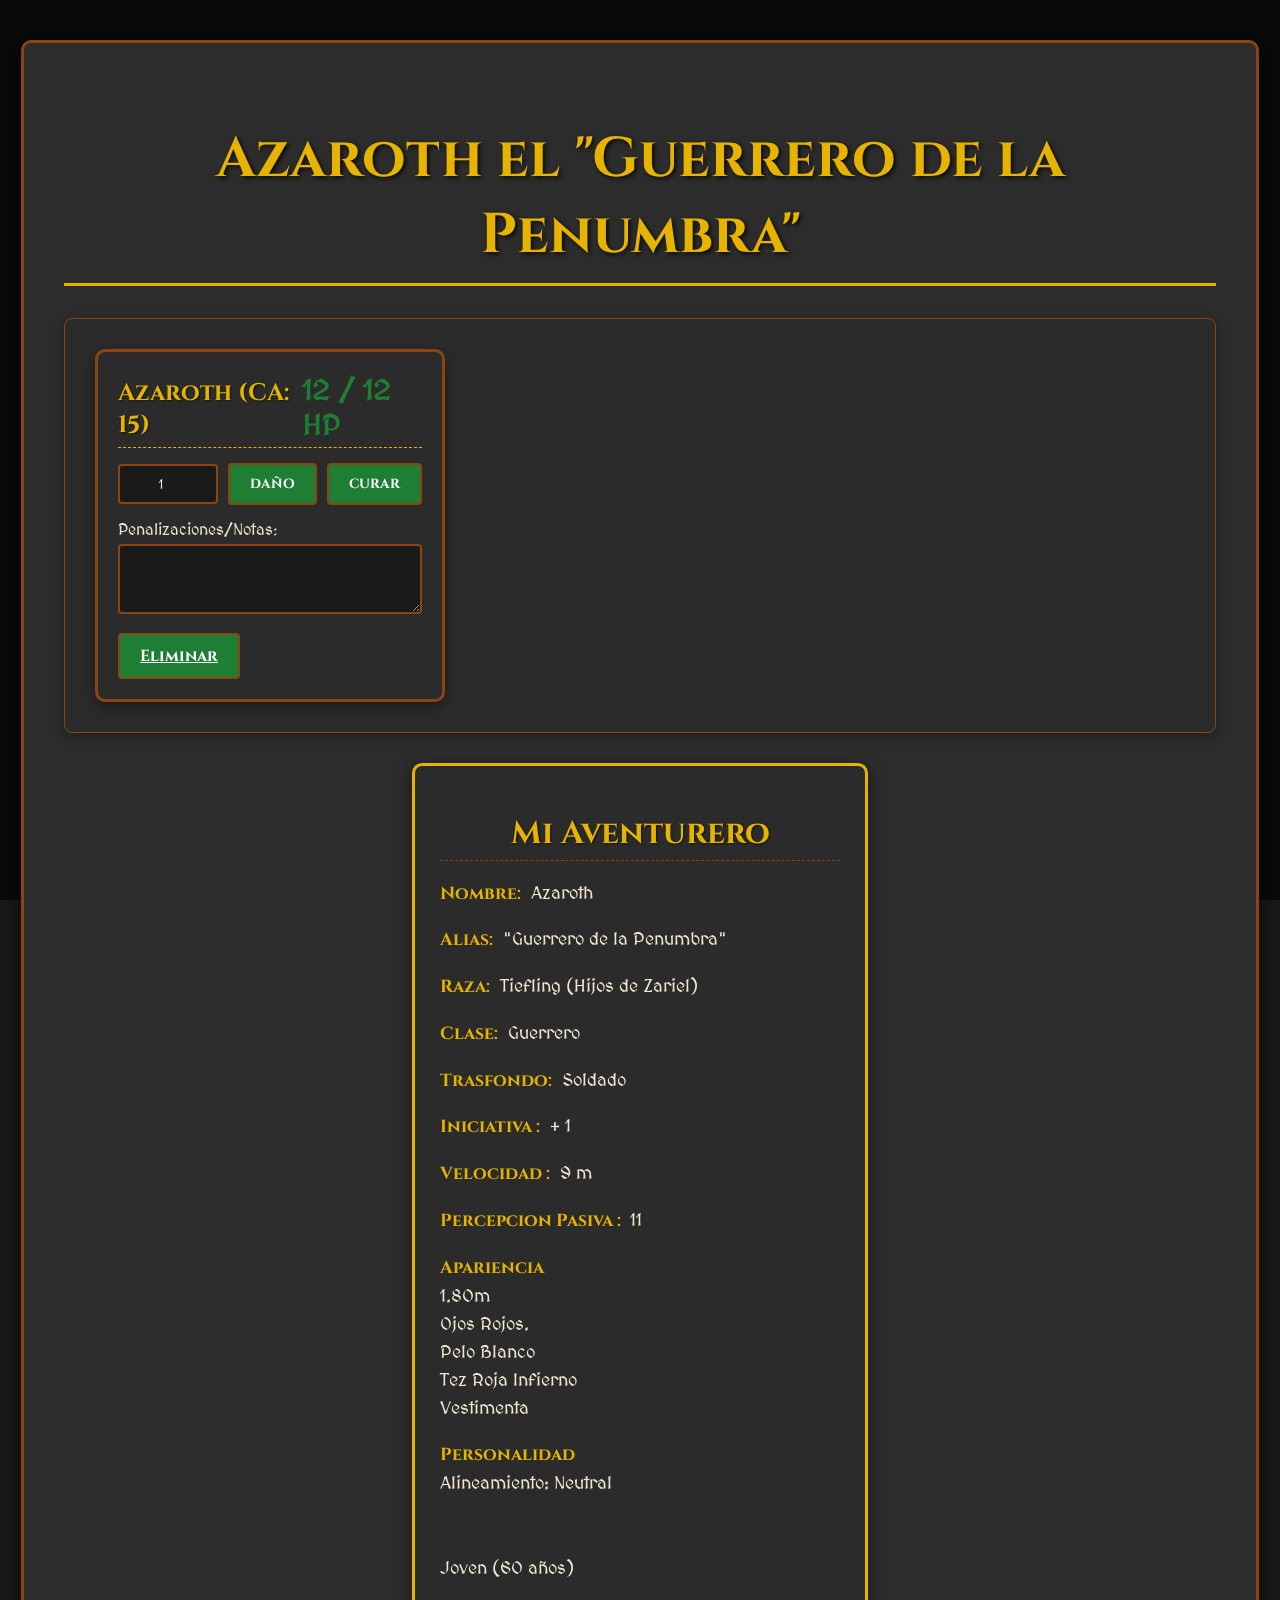
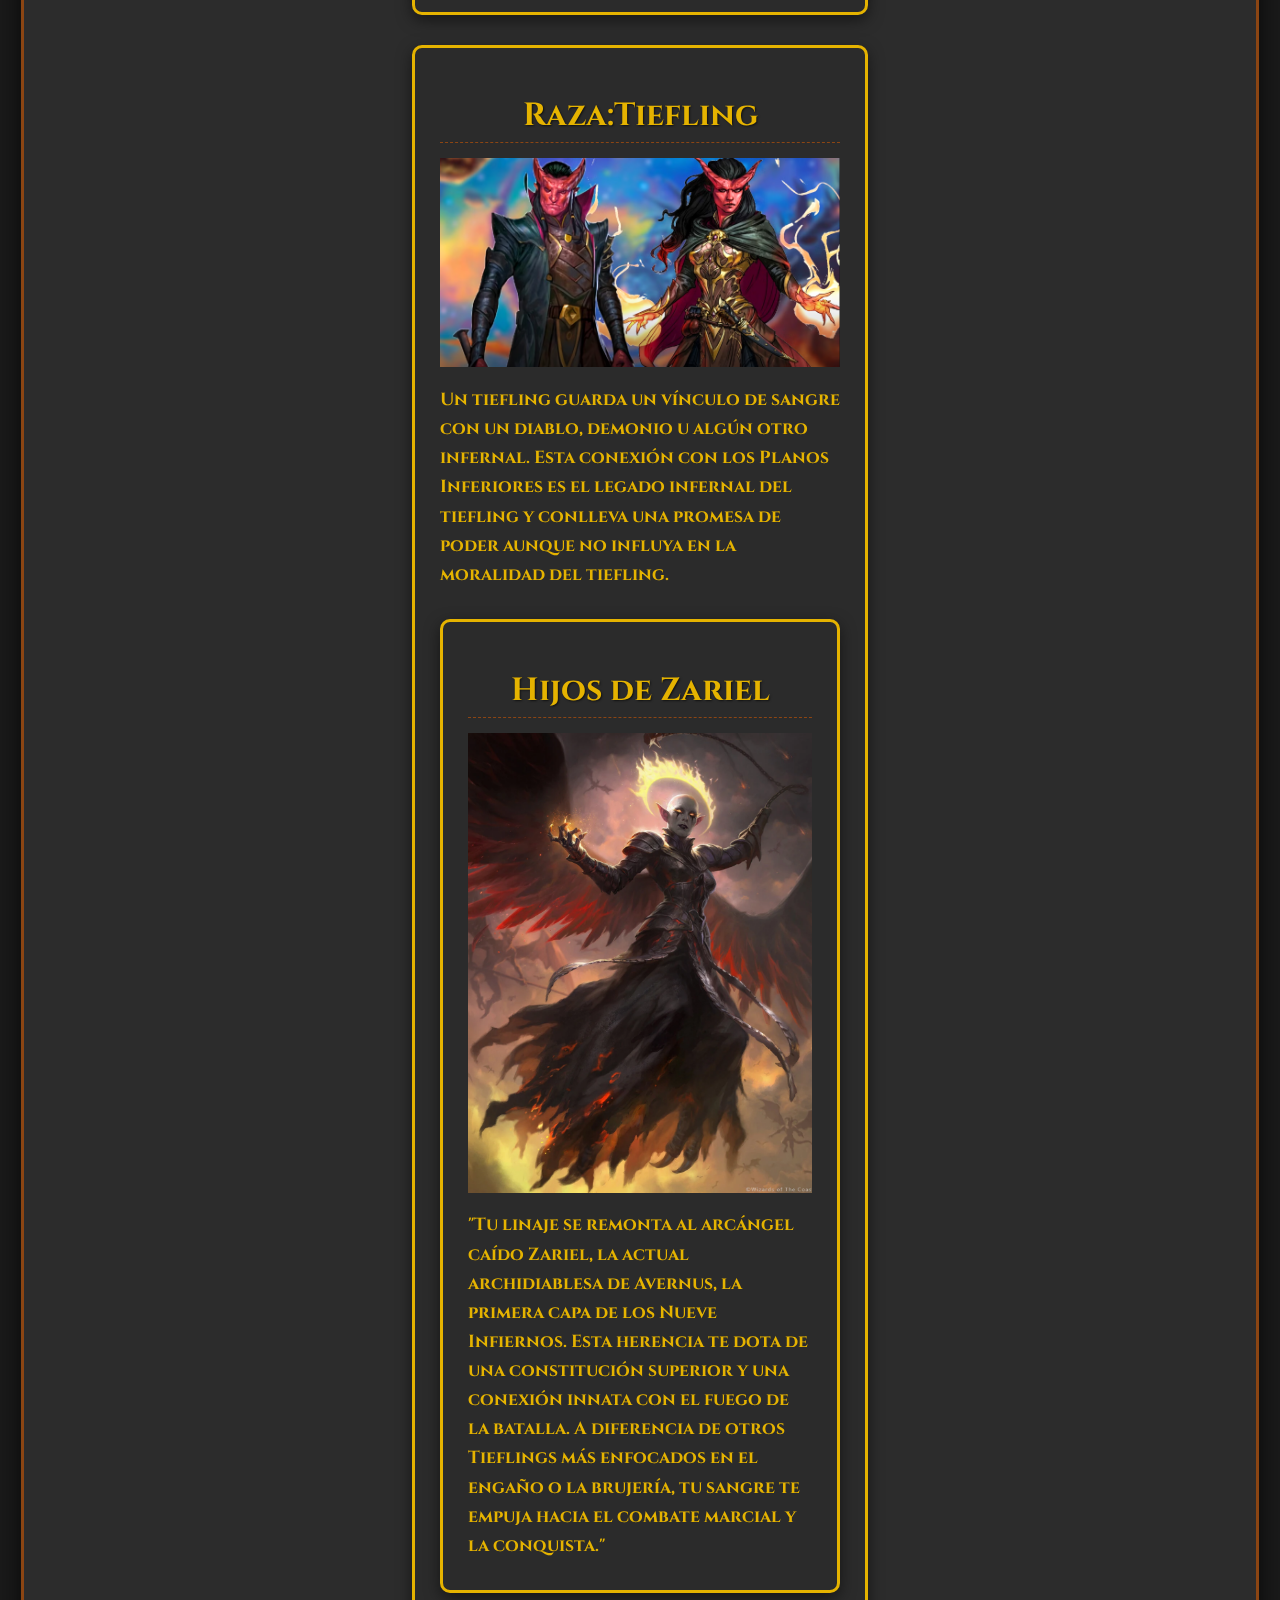
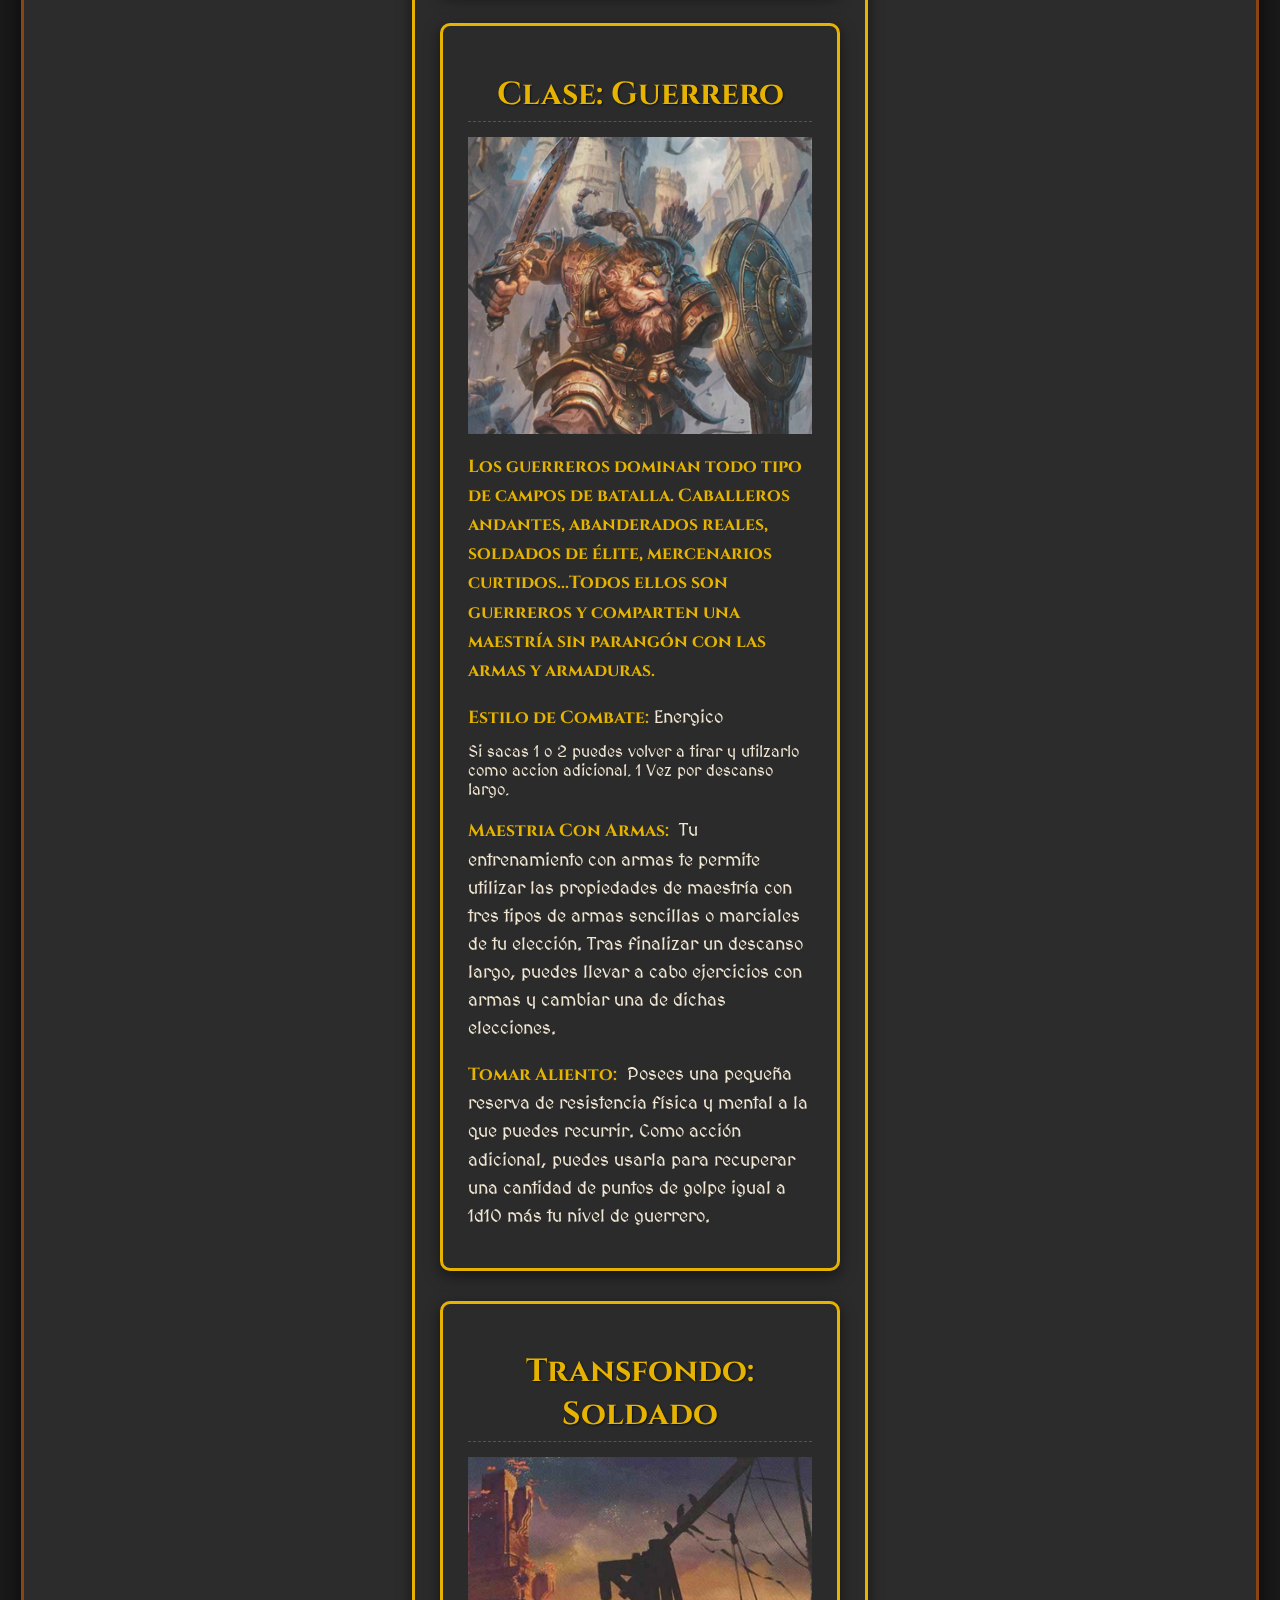
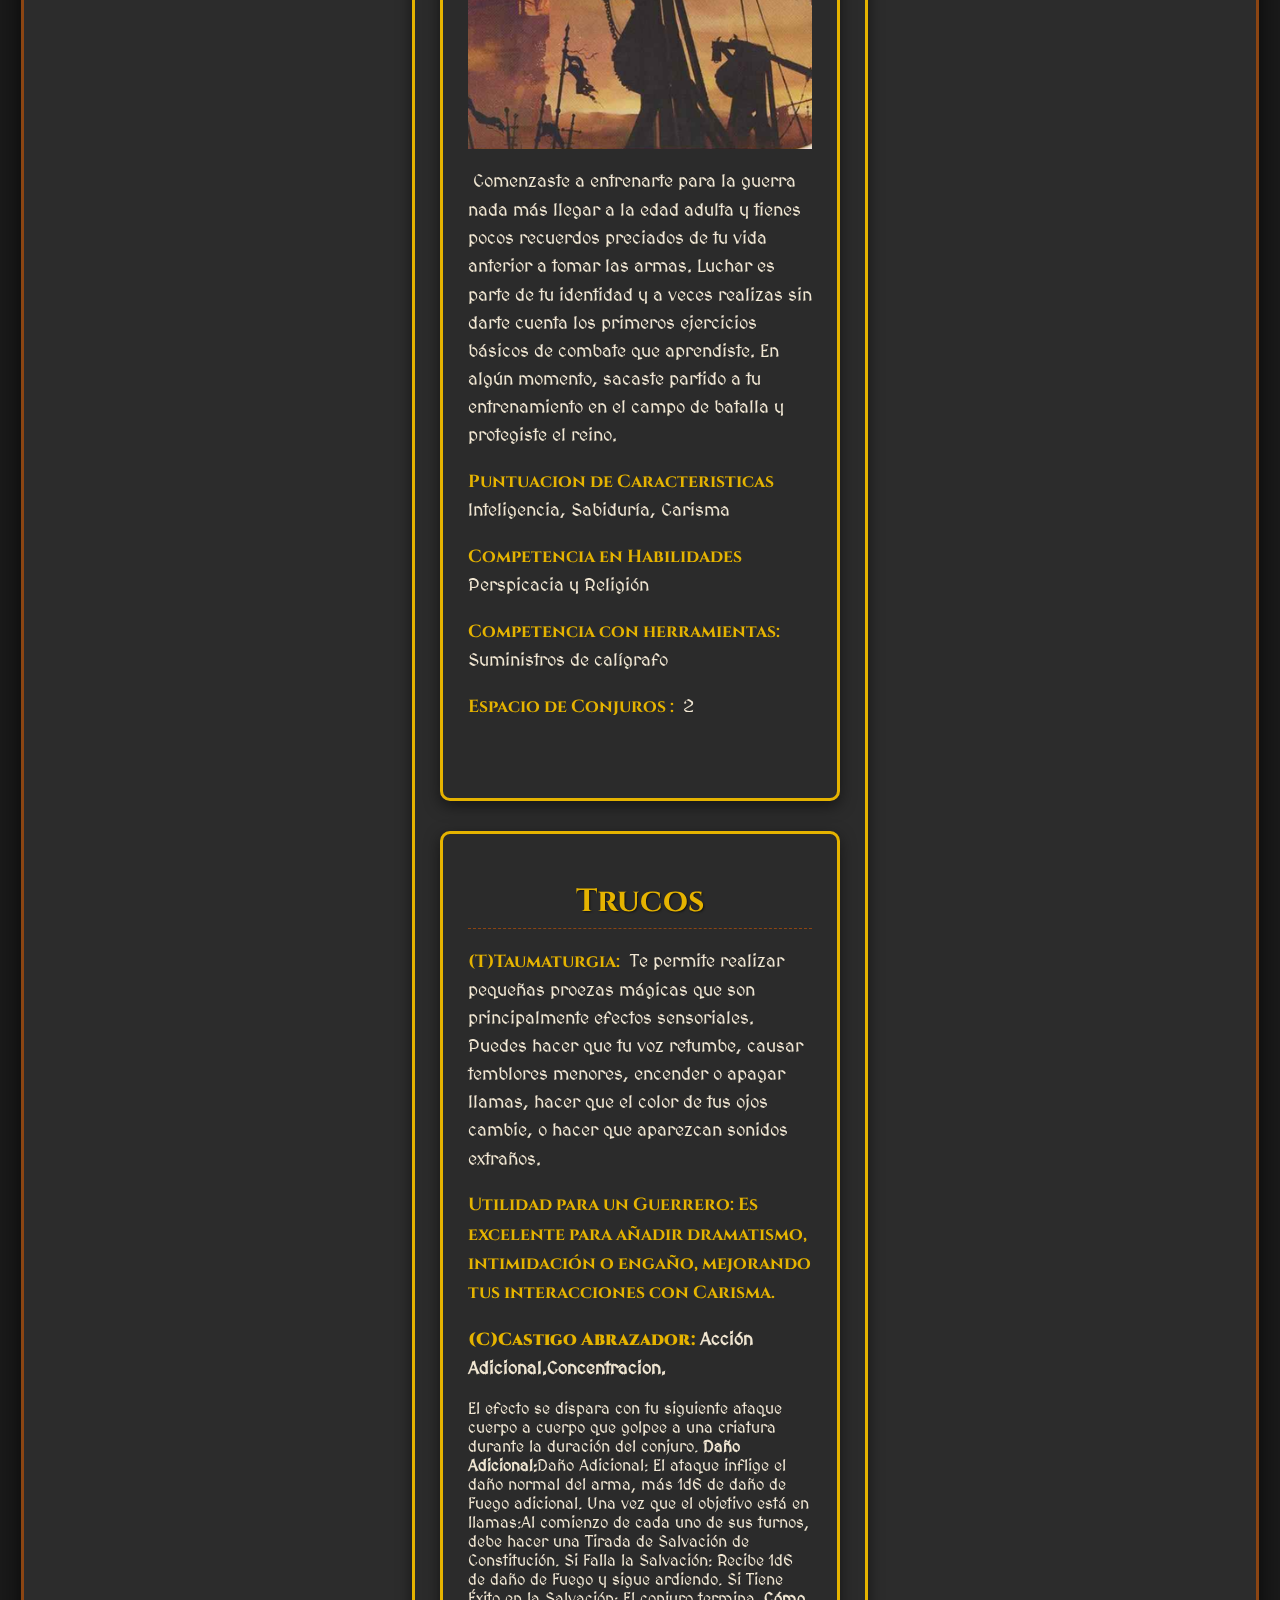
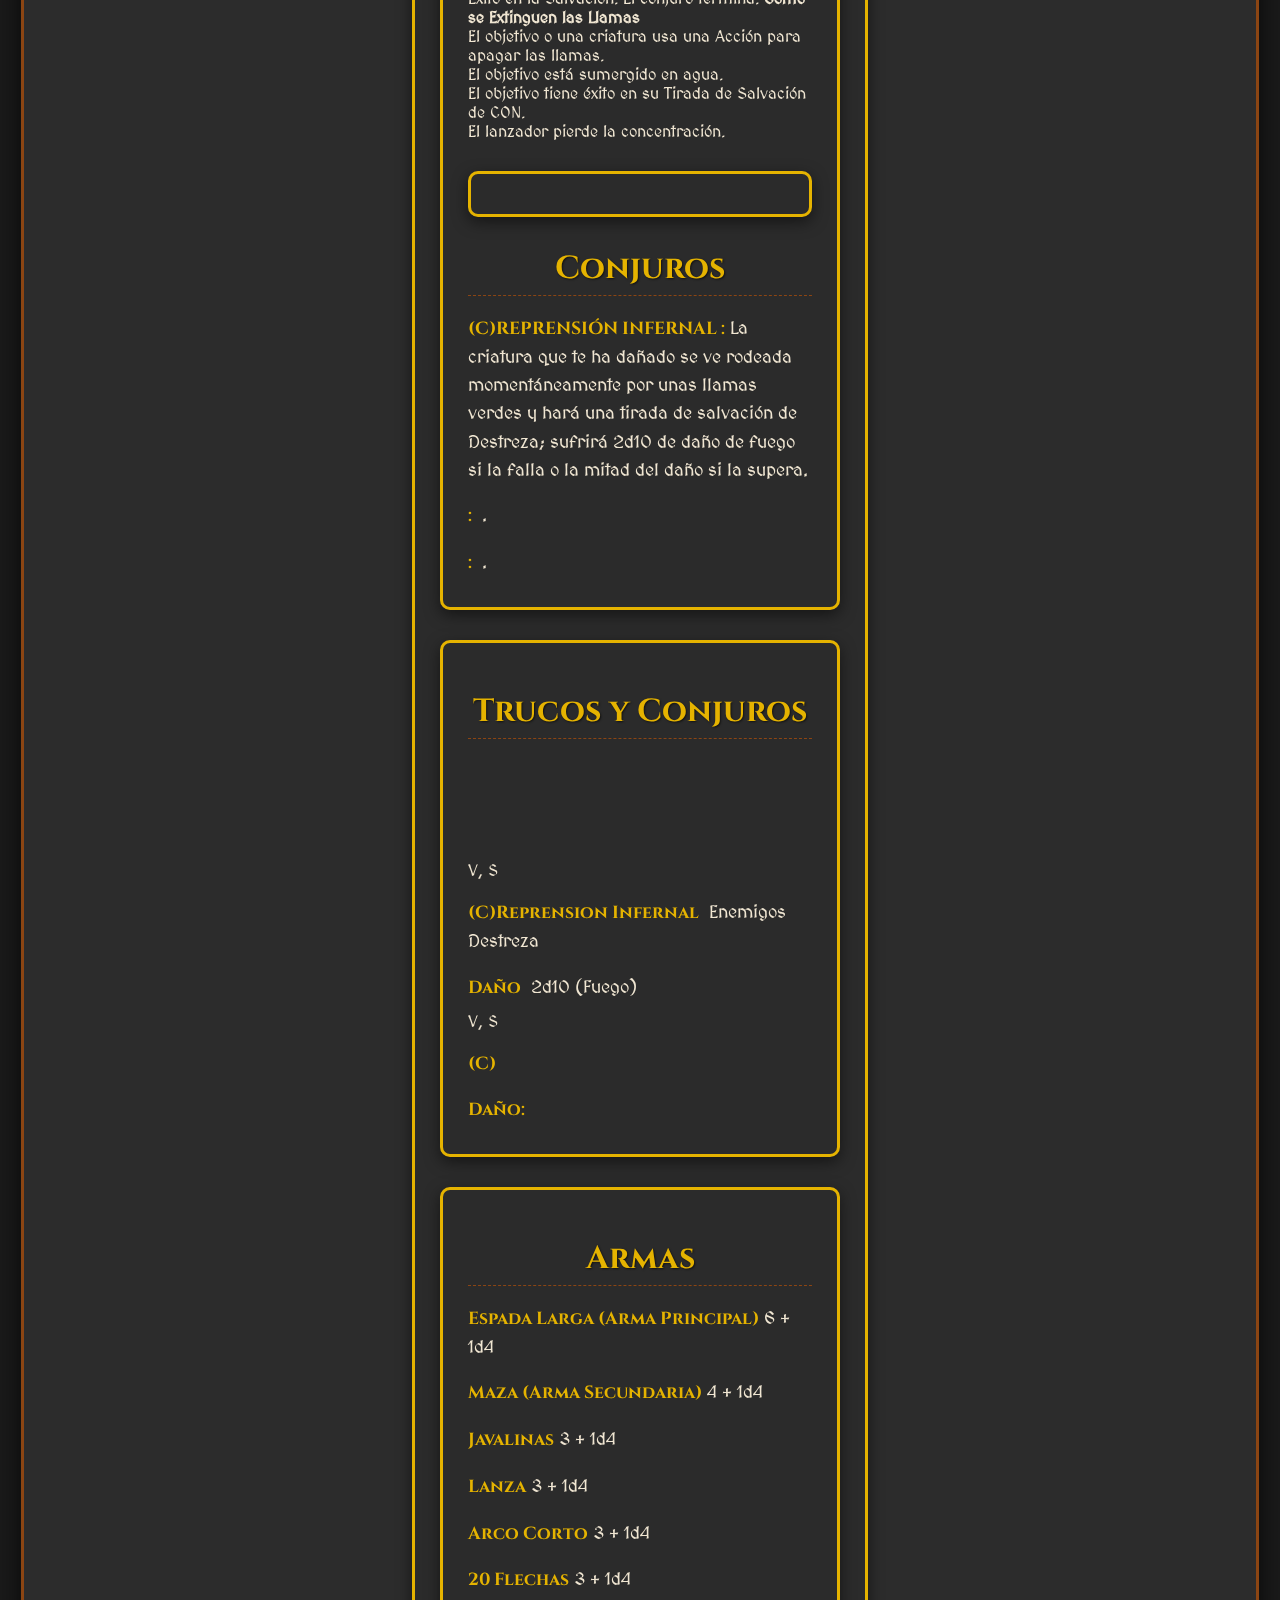
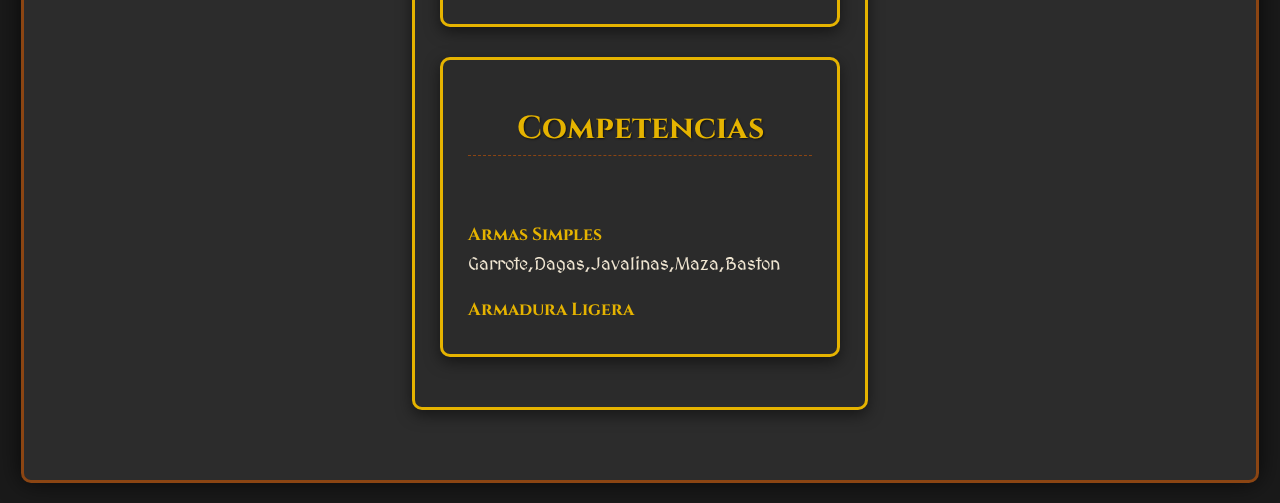
<file: Guerrero.html>
<!DOCTYPE html>
<html lang="es">
<head>
    <meta charset="UTF-8">
    <meta name="viewport" content="width=device-width, initial-scale=1.0">
    <title>Azaroth el "Guerrero de la Penumbra"</title>
    <style>
        /* Importar fuentes de Google Fonts para un toque medieval */
        @import url('https://fonts.googleapis.com/css2?family=Cinzel:wght@400;700&family=MedievalSharp&display=swap');

        /* --- Variables de Estilo Medieval --- */
        :root {
            --bg-dark: #1a1a1a;
            --bg-medium: #2c2c2c;
            --text-light: #f0e6d2; /* Pergamino */
            --text-accent: #e5b300; /* Oro */
            --border-color: #8B4513; /* Marrón para bordes rústicos */
            --card-bg: rgba(44, 44, 44, 0.8); /* Fondo de tarjeta semitransparente */

            /* Colores específicos del rastreador ajustados al tema */
            --color-danger-medieval: #9c0f0f; /* Rojo oscuro de daño */
            --color-success-medieval: #1e7e34; /* Verde oscuro de curación */
        }

        /* --- Estilos de Fondo y Cuerpo --- */
        body {
            margin: 0;
            font-family: 'MedievalSharp', cursive; /* Fuente principal para el cuerpo */
            color: var(--text-light);
            background-color: var(--bg-dark); /* Fondo oscuro */
            display: flex;
            justify-content: center;
            align-items: flex-start; /* Alineación arriba para permitir el scroll */
            min-height: 100vh;
            background-image: url('https://via.placeholder.com/1920x1080/000000/FFFFFF?text=Fondo+DnD'); /* Imagen de fondo de D&D */
            background-size: cover;
            background-position: center;
            background-attachment: fixed; /* Hace que el fondo se quede fijo al desplazar */
            position: relative;
            overflow-y: auto;
            padding-top: 20px; /* Espacio superior para el contenido */
        }

        /* Capa de superposición para oscurecer el fondo y mejorar la legibilidad */
        .background-overlay {
            position: fixed; /* Fijo para cubrir todo el body fijo */
            top: 0;
            left: 0;
            width: 100%;
            height: 100%;
            background-color: rgba(0, 0, 0, 0.6); /* Oscurece el fondo */
            z-index: 1;
        }

        /* --- Contenedor Principal (Simula la 'Hoja de Pergamino') --- */
        .container {
            position: relative;
            z-index: 2; /* Asegura que el contenido esté por encima del overlay */
            background-color: var(--bg-medium); /* Fondo semi-oscuro para el contenedor principal */
            border: 3px solid var(--border-color); /* Borde rústico */
            border-radius: 10px;
            padding: 2.5rem;
            box-shadow: 0 0 25px rgba(0, 0, 0, 0.7);
            max-width: 1200px;
            width: 90%;
            margin: 20px auto; /* Centrado y con margen */
            text-align: center;
        }

        /* --- Estilo del Título --- */
        h1 {
            font-family: 'Cinzel', serif; /* Fuente más imponente para el título */
            font-size: 3.5rem;
            color: var(--text-accent);
            text-shadow: 2px 2px 4px rgba(0, 0, 0, 0.8);
            margin-bottom: 2rem;
            border-bottom: 3px solid var(--text-accent); /* Borde de oro */
            padding-bottom: 10px;
        }

        /* --- Formulario de Creación (CRUD: CREATE) --- */
        #create-form {
            background-color: var(--card-bg); /* Fondo de tarjeta semitransparente */
            padding: 20px;
            border-radius: 8px;
            box-shadow: 0 4px 12px rgba(0, 0, 0, 0.3);
            margin-bottom: 30px;
            display: grid;
            grid-template-columns: 1fr 1fr 1fr auto;
            gap: 15px;
            align-items: center;
            border: 1px solid var(--border-color);
        }

        #create-form input[type="text"], 
        #create-form input[type="number"] {
            padding: 10px;
            border: 2px solid var(--border-color);
            border-radius: 4px;
            width: 100%;
            box-sizing: border-box;
            background-color: var(--bg-dark);
            color: var(--text-light);
            font-family: 'MedievalSharp', cursive;
        }

        #create-form button {
            background-color: var(--color-success-medieval);
            color: white;
            padding: 10px 20px;
            border: 2px solid var(--border-color);
            border-radius: 4px;
            cursor: pointer;
            transition: background-color 0.3s;
            font-family: 'Cinzel', serif;
            font-weight: bold;
        }
        #create-form button:hover {
            background-color: var(--text-accent);
            color: var(--bg-dark);
        }

        /* --- Listado de Enemigos (CRUD: READ) --- */
        #enemy-list {
            display: grid;
            grid-template-columns: repeat(auto-fill, minmax(350px, 1fr)); /* Tarjetas más anchas */
            gap: 25px;
            padding: 10px;
        }

        .enemy-card {
            background-color: var(--card-bg);
            border: 3px solid var(--border-color);
            border-radius: 10px;
            padding: 20px;
            box-shadow: 0 5px 15px rgba(0, 0, 0, 0.4);
            transition: transform 0.2s, box-shadow 0.2s;
            text-align: left;
        }

        .enemy-card:hover {
            transform: translateY(-5px);
            box-shadow: 0 8px 20px rgba(0, 0, 0, 0.6);
        }

        .enemy-card.dead {
            border: 3px dashed var(--color-danger-medieval);
            opacity: 0.6;
            background-color: rgba(60, 0, 0, 0.7); /* Rojo oscuro semitransparente para muertos */
        }

        .enemy-header {
            display: flex;
            justify-content: space-between;
            align-items: baseline;
            margin-bottom: 15px;
            border-bottom: 1px dashed var(--text-accent);
            padding-bottom: 5px;
        }

        .enemy-name {
            font-family: 'Cinzel', serif;
            font-weight: 700;
            font-size: 1.5em;
            color: var(--text-accent);
            text-shadow: 1px 1px 2px rgba(0, 0, 0, 0.5);
        }

        .hp-text {
            font-size: 1.8em;
            font-weight: bold;
            color: var(--color-success-medieval);
        }
        .enemy-card.dead .hp-text {
            color: var(--color-danger-medieval);
        }

        .hp-controls {
            display: flex;
            gap: 10px;
            margin-top: 15px;
            margin-bottom: 15px;
            align-items: center;
        }

        .hp-controls input[type="number"] {
            width: 70px;
            padding: 8px;
            border: 2px solid var(--border-color);
            border-radius: 4px;
            text-align: center;
            background-color: var(--bg-dark);
            color: var(--text-light);
            font-family: 'MedievalSharp', cursive;
        }

        .hp-controls button {
            padding: 8px 15px;
            border: 2px solid var(--border-color);
            border-radius: 4px;
            cursor: pointer;
            font-weight: bold;
            font-family: 'Cinzel', serif;
            color: var(--text-light);
        }

        .damage-btn {
            background-color: var(--color-danger-medieval);
            transition: background-color 0.2s;
        }
        .damage-btn:hover { background-color: #ff4d4d; }

        .heal-btn {
            background-color: var(--color-success-medieval);
            transition: background-color 0.2s;
        }
        .heal-btn:hover { background-color: #4CAF50; }

        /* --- Penalizaciones y Notas --- */
        .notes-area {
            width: 100%;
            padding: 8px;
            border: 2px solid var(--border-color);
            border-radius: 4px;
            resize: vertical;
            min-height: 70px;
            box-sizing: border-box;
            margin-top: 5px;
            background-color: var(--bg-dark);
            color: var(--text-light);
            font-family: 'MedievalSharp', cursive;
        }

        .delete-btn {
            background: none;
            border: none;
            color: var(--color-danger-medieval);
            cursor: pointer;
            font-size: 1em;
            margin-top: 15px;
            display: block;
            text-decoration: underline;
            font-family: 'Cinzel', serif;
            font-weight: 700;
        }
        .delete-btn:hover {
            color: #ff4d4d;
        }
        /* --- Estilo de la Carta Estática (Sin CRUD) --- */
        .static-card {
            background-color: var(--card-bg);
            border: 3px solid var(--text-accent); /* Borde dorado para distinguirlo */
            border-radius: 10px;
            padding: 20px 25px; /* Más padding para contenido */
            box-shadow: 0 5px 15px rgba(0, 0, 0, 0.5);
            margin: 30px auto; /* Centrado y con espacio */
            max-width: 400px; /* Ancho más compacto */
            text-align: left;
            font-family: 'MedievalSharp', cursive;
        }

        .static-card h2 {
            font-family: 'Cinzel', serif;
            font-size: 2em;
            color: var(--text-accent);
            text-shadow: 1px 1px 2px rgba(0, 0, 0, 0.6);
            margin-bottom: 15px;
            border-bottom: 1px dashed var(--border-color);
            padding-bottom: 5px;
            text-align: center;
        }

        .static-card p {
            font-size: 1.1em;
            line-height: 1.6;
            margin-bottom: 10px;
            color: var(--text-light);
        }

        .static-card p strong {
            color: var(--text-accent); /* Resalta las etiquetas */
            font-family: 'Cinzel', serif;
            margin-right: 5px;
        }
        /* Responsividad básica */
        @media (max-width: 900px) {
            h1 {
                font-size: 2.5rem;
            }
            #create-form {
                grid-template-columns: 1fr; /* Una columna en pantallas más pequeñas */
            }   
            #enemy-list {
                grid-template-columns: 1fr;
            }
            .container {
                padding: 1.5rem;
            }
        }
    </style>
</head>
<body>
    <div class="background-overlay"></div>

    <div class="container">
        <h1>Azaroth el "Guerrero de la Penumbra"</h1>
        
       <div id="create-form">
           <!--  <input type="text" id="enemy-name" placeholder="Nombre" required>
            <input type="number" id="enemy-hp" placeholder="Usos" required min="1">
            <input type="number" id="enemy-ac" placeholder="">
            <button onclick="createEnemy()">Añadir</button>
            !-->
            <div id="enemy-list">
                
        </div>
            </div>
            <div class="static-card">
            <h2>Mi Aventurero</h2>
            <p><strong>Nombre:</strong> Azaroth</p>
            <p><strong>Alias:</strong> "Guerrero de la Penumbra"</p>
            <p><strong>Raza:</strong> Tiefling (Hijos de Zariel)</p>
            <p><strong>Clase:</strong> Guerrero</p>
            <p><strong>Trasfondo:</strong> Soldado</p>
             <p><strong>Iniciativa :</strong> + 1</p>
              <p><strong>Velocidad :</strong> 9 m</p>
               <p><strong>Percepcion Pasiva : </strong> 11</p>
                

            <p><strong>Apariencia</strong>
                <br>1.80m
                <br>Ojos Rojos.
                <br>Pelo Blanco
                <br>Tez Roja Infierno
                <br>Vestimenta
                <p><strong>Personalidad</strong>
                <br>Alineamiento: Neutral
                <br>               
                <br>
                <br>Joven (60 años)
            </p>
            </div>
            <div class="static-card">
            <h2>Raza:Tiefling</h2>
                <img src="tie.png" style="max-width: 100%; height: auto; display: block; margin: 10px auto;">
            <p><strong>Un tiefling guarda un vínculo de sangre con 
un diablo, demonio u algún otro infernal. Esta conexión 
con los Planos Inferiores es el legado infernal del tiefling 
y conlleva una promesa de poder aunque no influya en 
la moralidad del tiefling. </strong> </p>

<div class="static-card">
            <h2>Hijos de Zariel</h2>
                <img src="zar.png" style="max-width: 100%; height: auto; display: block; margin: 10px auto;">
            <p><strong>"Tu linaje se remonta al arcángel caído Zariel, la actual archidiablesa de Avernus, la primera capa de los Nueve Infiernos.
                Esta herencia te dota de una constitución superior y una conexión innata con el fuego de la batalla. 
                A diferencia de otros Tieflings más enfocados en el engaño o la brujería, tu sangre te empuja hacia el combate marcial y la conquista." </strong> </p>
                
       
            
                
        
              
        </div>
        <div class="static-card">
            <h2>Clase: Guerrero</h2>
            <img src="guerrero1.png" style="max-width: 100%; height: auto; display: block; margin: 10px auto;">
            <p><strong>Los guerreros dominan todo tipo de campos
                de batalla. Caballeros andantes, abanderados 
reales, soldados de élite, mercenarios curtidos...Todos ellos son guerreros y comparten una maestría sin 
parangón con las armas y armaduras.</strong> </p>
             
            <p><strong> Estilo de Combate:</strong>Energico </p>Si sacas 1 o 2 puedes volver a tirar y utilzarlo como accion adicional.
            1 Vez por descanso largo.
            <p><strong> Maestria Con Armas:</strong> Tu entrenamiento con armas te permite utilizar las 
propiedades de maestría con tres tipos de armas sencillas 
o marciales de tu elección. Tras finalizar un descanso 
largo, puedes llevar a cabo ejercicios con armas y cambiar 
una de dichas elecciones.</p>
            <p><strong> Tomar Aliento:</strong> Posees una pequeña reserva de resistencia física y mental 
a la que puedes recurrir. Como acción adicional, puedes 
usarla para recuperar una cantidad de puntos de golpe 
igual a 1d10 más tu nivel de guerrero. 
</p>
            
            
            </p>
            </div>
         <div class="static-card">
            <h2>Transfondo: Soldado</h2>
             <img src="soldado3.png" style="max-width: 100%; height: auto; display: block; margin: 10px auto;" >
<p><strong>  </strong> Comenzaste a entrenarte para la guerra nada más llegar 
a la edad adulta y tienes pocos recuerdos preciados de tu 
vida anterior a tomar las armas. Luchar es parte de tu 
identidad y a veces realizas sin darte cuenta los primeros 
ejercicios básicos de combate que aprendiste. En algún 
momento, sacaste partido a tu entrenamiento en el campo 
de batalla y protegiste el reino.  </p>
<p><strong>Puntuacion de Caracteristicas</strong> Inteligencia, Sabiduría, Carisma</p>
<p><strong>Competencia en Habilidades</strong> Perspicacia y Religión </p>
            <p><strong>Competencia con herramientas: </strong> Suministros de calígrafo</p>
<p><strong>Espacio de Conjuros : </strong>2 </p>
            <p><strong></strong> 
            </p>
            
            
           
            
           
            </div>
             <div class="static-card">
            <h2>Trucos</h2>
            <p><strong>(T)Taumaturgia:</strong>  Te permite realizar pequeñas proezas mágicas que son principalmente efectos sensoriales. Puedes hacer que tu voz retumbe, causar temblores menores, encender o apagar llamas, hacer que el color de tus ojos cambie, o hacer que aparezcan sonidos extraños.
 <p><strong>Utilidad para un Guerrero: Es excelente para añadir dramatismo, intimidación o engaño, mejorando tus interacciones con Carisma.
 </p>
            <p><strong>(C)Castigo Abrazador:</strong>Acción Adicional.Concentracion.
 </p></strong> </p> 
                 El efecto se dispara con tu siguiente ataque cuerpo a cuerpo que golpee a una criatura durante la duración del conjuro.
                 <strong>Daño Adicional:</strong>Daño Adicional: El ataque inflige el daño normal del arma, más 1d6 de daño de Fuego adicional.
                 
                 Una vez que el objetivo está en llamas:Al comienzo de cada uno de sus turnos, debe hacer una Tirada de Salvación de Constitución.
                 Si Falla la Salvación: Recibe 1d6 de daño de Fuego y sigue ardiendo.
                 Si Tiene Éxito en la Salvación: El conjuro termina.
                 <strong>Cómo se Extinguen las Llamas</strong><br>El objetivo o una criatura usa una Acción para apagar las llamas.
                 <br>
                 El objetivo está sumergido en agua.<br>El objetivo tiene éxito en su Tirada de Salvación de CON.<br>El lanzador pierde la concentración.
        

             <div class="static-card">
            </div>
            <h2>Conjuros</h2>
            <p><strong>(C)REPRENSIÓN INFERNAL :</strong>La criatura que te ha dañado se ve rodeada 
momentáneamente por unas llamas verdes y hará una 
tirada de salvación de Destreza; sufrirá 2d10 de daño 
de fuego si la falla o la mitad del daño si la supera. </p>

             <p><strong>:</strong> .
                
            </p>
          
            </p>
            <p><strong>:</strong> . </p>
</div>


 
             <div class="static-card">
                   <h2>Trucos y Conjuros</h2>   
           
<p><strong></strong> </p>
<p><strong></strong></p><br>  V, S 
<p><strong>(C)Reprension Infernal</strong> Enemigos Destreza</p>
<p><strong>Daño</strong> 2d10 (Fuego)</p> V, S<br>
<p><strong>(C)</strong>  </p>
<p><strong>Daño: </strong> </p>
            
            </div>
            <div class="static-card">
                 <h2>Armas</h2>
           
<p><strong>Espada Larga (Arma Principal)</strong>6 + 1d4  </p>
<p><strong>Maza (Arma Secundaria)</strong>4 + 1d4</p>
<p><strong>Javalinas</strong>3 + 1d4  </p>
<p><strong>Lanza</strong>3 + 1d4  </p> 
<p><strong>Arco Corto</strong>3 + 1d4  </p>
<p><strong>20 Flechas</strong>3 + 1d4  </p>          
            </div>
             <div class="static-card">

                 <h2>Competencias</h2>
           
<p><strong></strong> </p>
<p><strong>Armas Simples</strong> Garrote,Dagas,Javalinas,Maza,Baston</p>
<p><strong>Armadura Ligera</strong> </p>
            
            </div>
            
           
            
           
            </div>
        </div>
           
             
    </div>
    

    <script>
        let enemies = [];
        let enemyId = 0;
        const enemyList = document.getElementById('enemy-list');

        // Función para crear un nuevo enemigo (CRUD: CREATE)
        function createEnemy() {
            const nameInput = document.getElementById('enemy-name');
            const hpInput = document.getElementById('enemy-hp');
            const acInput = document.getElementById('enemy-ac');

            const name = nameInput.value.trim();
            const maxHp = parseInt(hpInput.value);
            const ac = acInput.value ? parseInt(acInput.value) : 'N/A';
            
            if (!name || isNaN(maxHp) || maxHp <= 0) {
                alert('Por favor, ingresa un nombre y un HP válido (> 0).');
                return;
            }

            const newEnemy = {
                id: enemyId++,
                name: name,
                currentHp: maxHp,
                maxHp: maxHp,
                ac: ac,
                notes: ''
            };

            enemies.push(newEnemy);
            renderEnemies();

            // Limpiar formulario
            nameInput.value = '';
            hpInput.value = '';
            acInput.value = '';
        }

        // Función para renderizar la lista completa de enemigos (CRUD: READ)
        function renderEnemies() {
            enemyList.innerHTML = ''; // Limpia la lista actual
            
            enemies.forEach(enemy => {
                const isDead = enemy.currentHp <= 0;
                
                const card = document.createElement('div');
                card.className = `enemy-card ${isDead ? 'dead' : ''}`;
                card.id = `enemy-${enemy.id}`;
                
                // Contenido de la tarjeta
                card.innerHTML = `
                    <div class="enemy-header">
                        <span class="enemy-name">${enemy.name} (CA: ${enemy.ac})</span>
                        <span class="hp-text">${enemy.currentHp} / ${enemy.maxHp} HP</span>
                    </div>

                    <div class="hp-controls">
                        <input type="number" id="damage-amount-${enemy.id}" value="1" min="1" max="99">
                        <button class="damage-btn" onclick="updateHp(${enemy.id}, -1)">DAÑO</button>
                        <button class="heal-btn" onclick="updateHp(${enemy.id}, 1)">CURAR</button>
                    </div>

                    <label for="notes-${enemy.id}">Penalizaciones/Notas:</label>
                    <textarea 
                        id="notes-${enemy.id}" 
                        class="notes-area" 
                        onchange="updateNotes(${enemy.id}, this.value)"
                    >${enemy.notes}</textarea>

                    <button class="delete-btn" onclick="deleteEnemy(${enemy.id})">Eliminar</button>
                `;
                
                enemyList.appendChild(card);
            });
            
        }

        // Función para actualizar HP (CRUD: UPDATE - HP)
        function updateHp(id, sign) {
            const enemy = enemies.find(e => e.id === id);
            if (!enemy) return;
            
            const amountInput = document.getElementById(`damage-amount-${id}`);
            const amount = parseInt(amountInput.value) || 1;
            
            enemy.currentHp += amount * sign; // Si sign es -1, resta; si es 1, suma
            
            // Límite de HP (no puede exceder el máximo)
            if (enemy.currentHp > enemy.maxHp) {
                enemy.currentHp = enemy.maxHp;
            }

            // Límite de HP (muerto si es 0 o menos)
            if (enemy.currentHp < 0) {
                enemy.currentHp = 0;
            }
            
            renderEnemies(); // Volver a dibujar la interfaz
        }

        // Función para actualizar notas (CRUD: UPDATE - Notes)
        function updateNotes(id, notes) {
            const enemy = enemies.find(e => e.id === id);
            if (enemy) {
                enemy.notes = notes;
            }
        }

        // Función para eliminar un enemigo (CRUD: DELETE)
        function deleteEnemy(id) {
            if (confirm('¿Eliminar?')) {
                enemies = enemies.filter(e => e.id !== id);
                renderEnemies();
            }
        }

        // Función auxiliar para inicializar
        function createEnemyWithData(name, hp, ac) {
            const newEnemy = {
                id: enemyId++,
                name: name,
                currentHp: hp,
                maxHp: hp,
                ac: ac,
                notes: ''
            };
            enemies.push(newEnemy);
        }

        // Inicializar con los 4 guardias
        function initialize() {
            createEnemyWithData("Azaroth", 12, 15);
            
            renderEnemies(); // Renderiza por primera vez
        }

        initialize(); // Carga inicial
    </script>
</body>
</html>
</file>
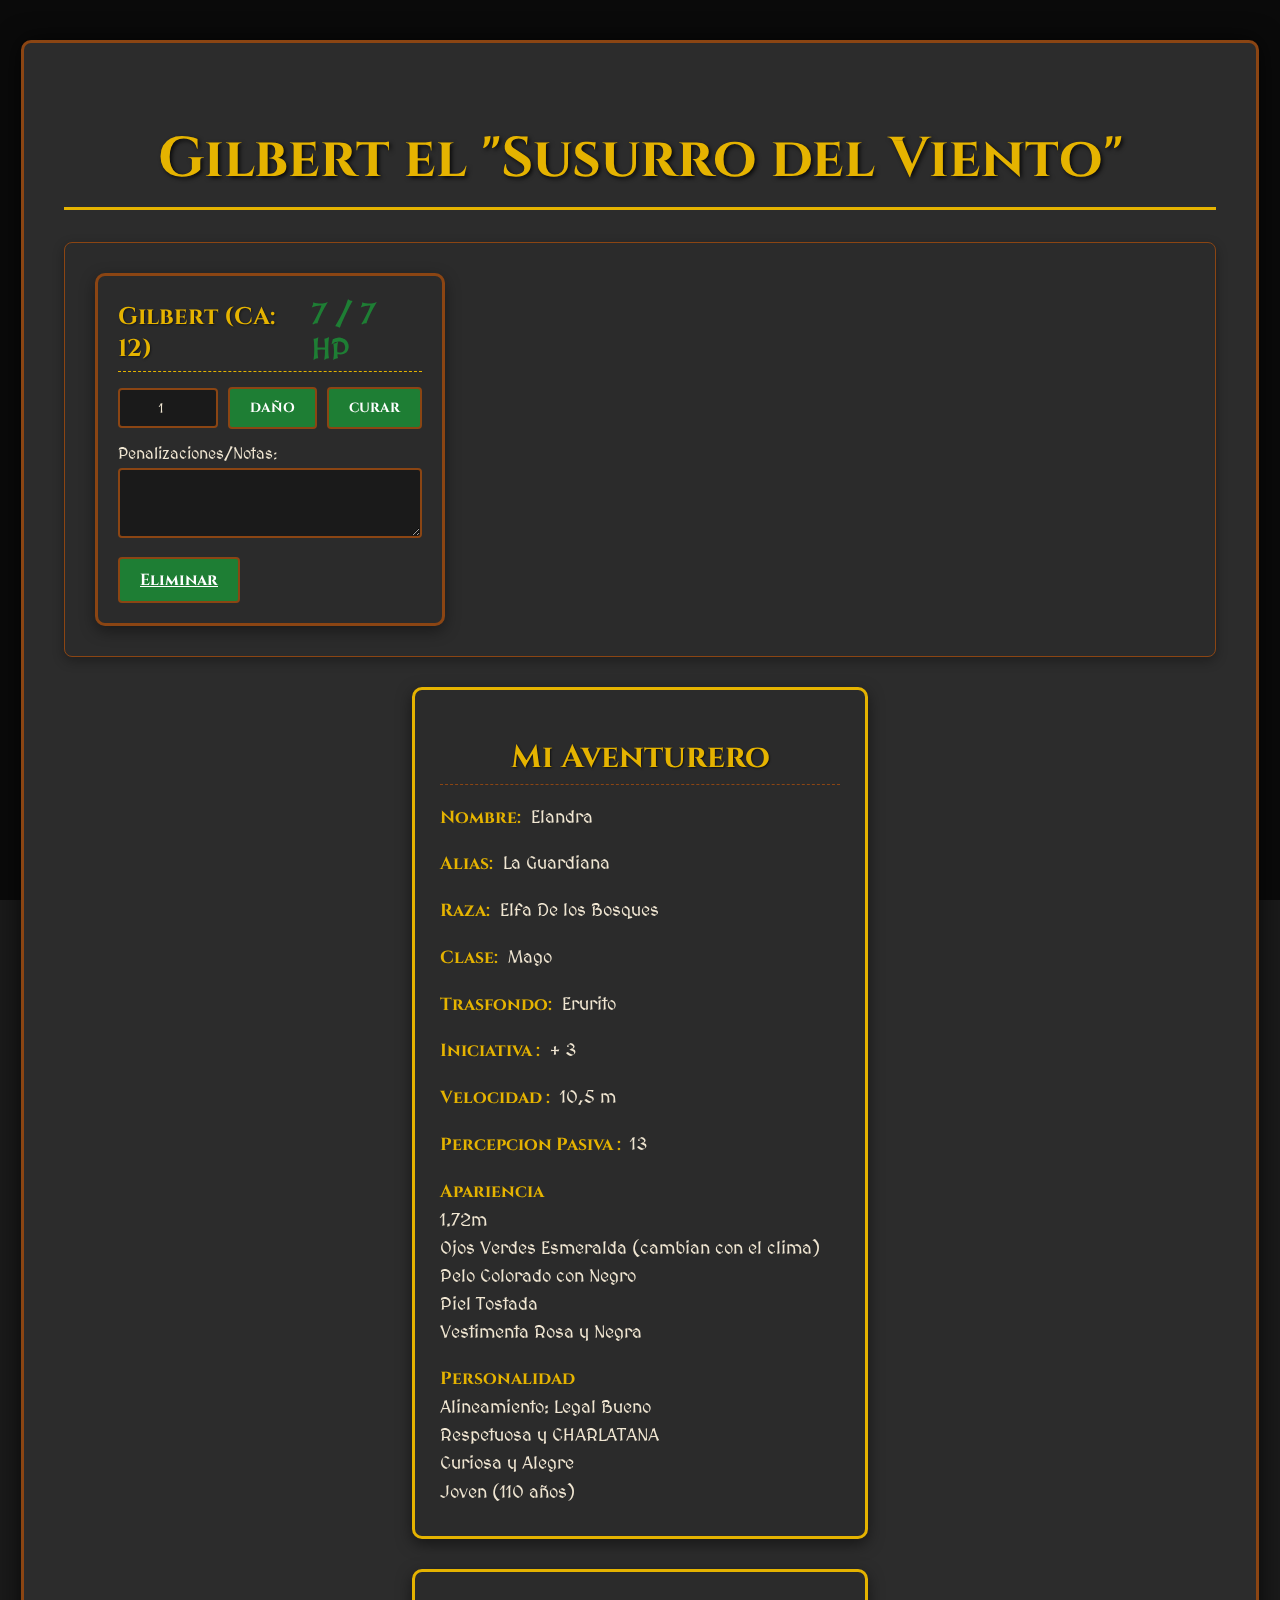
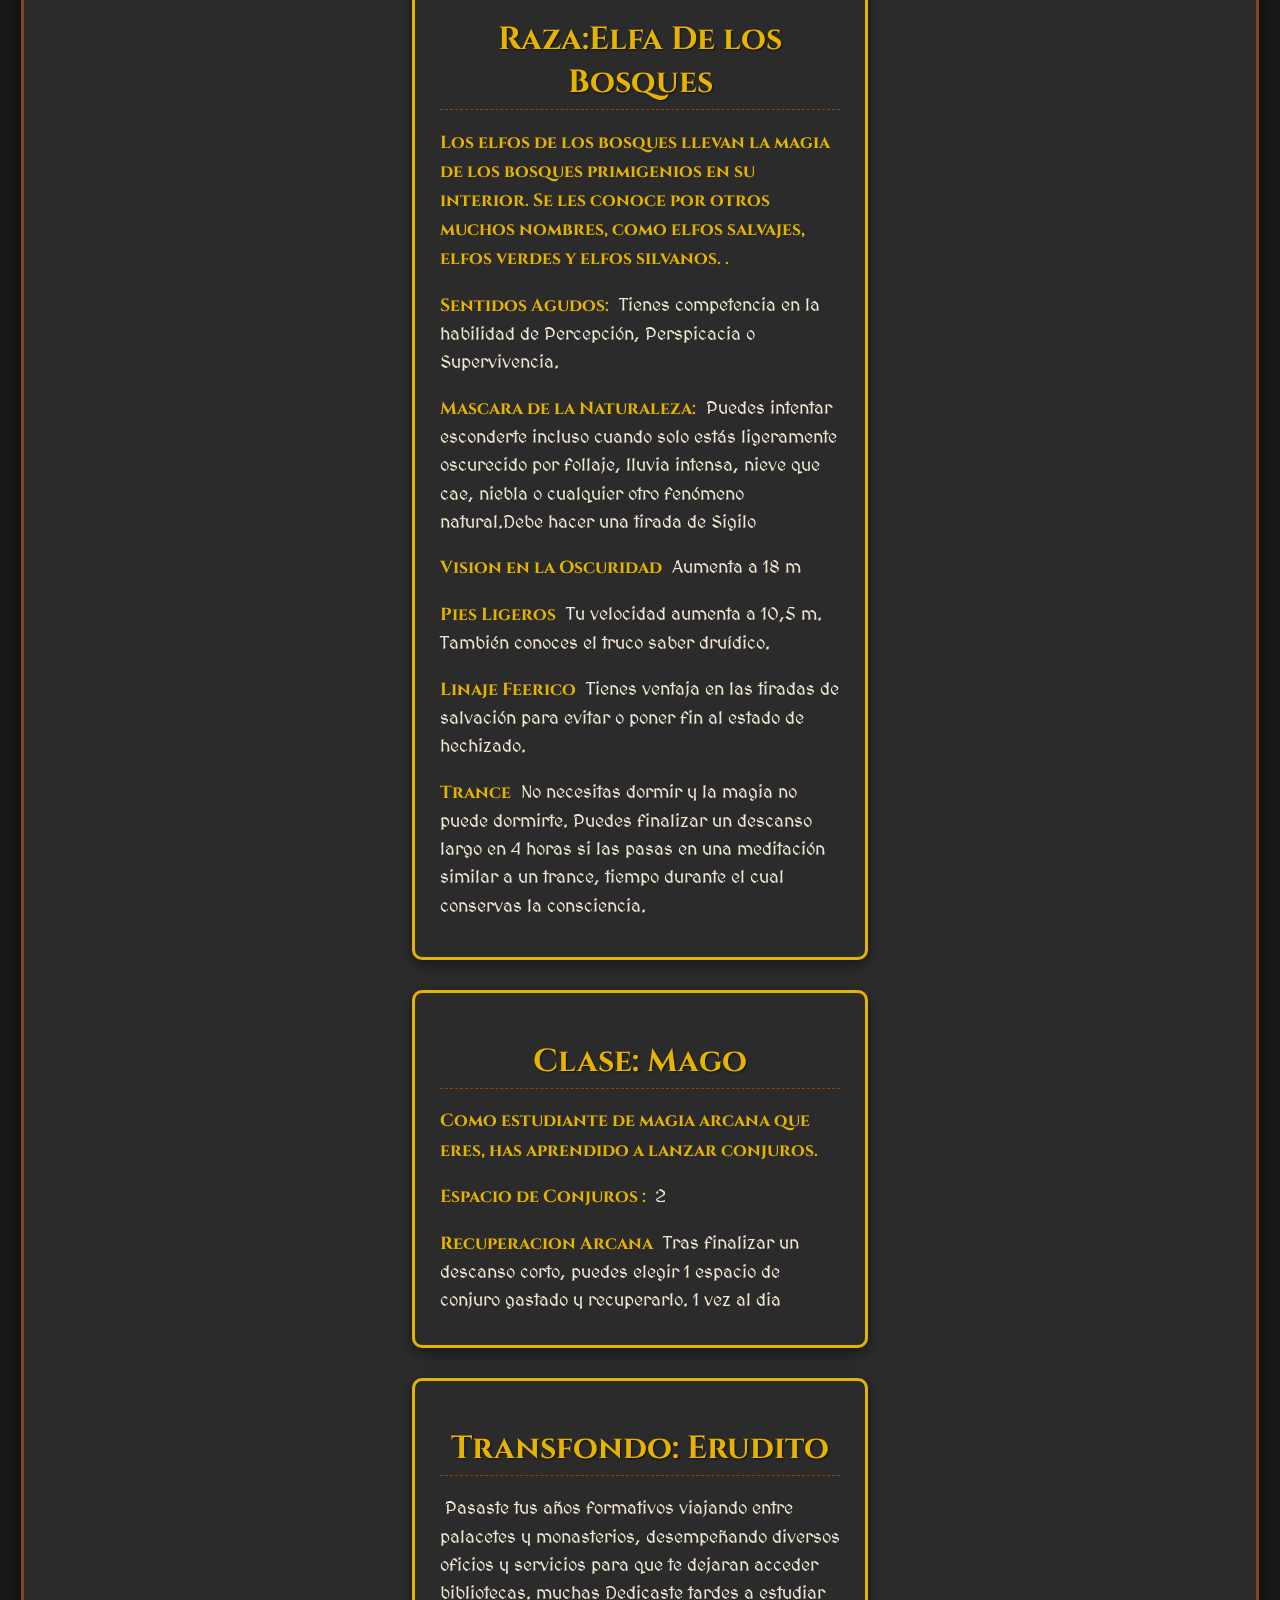
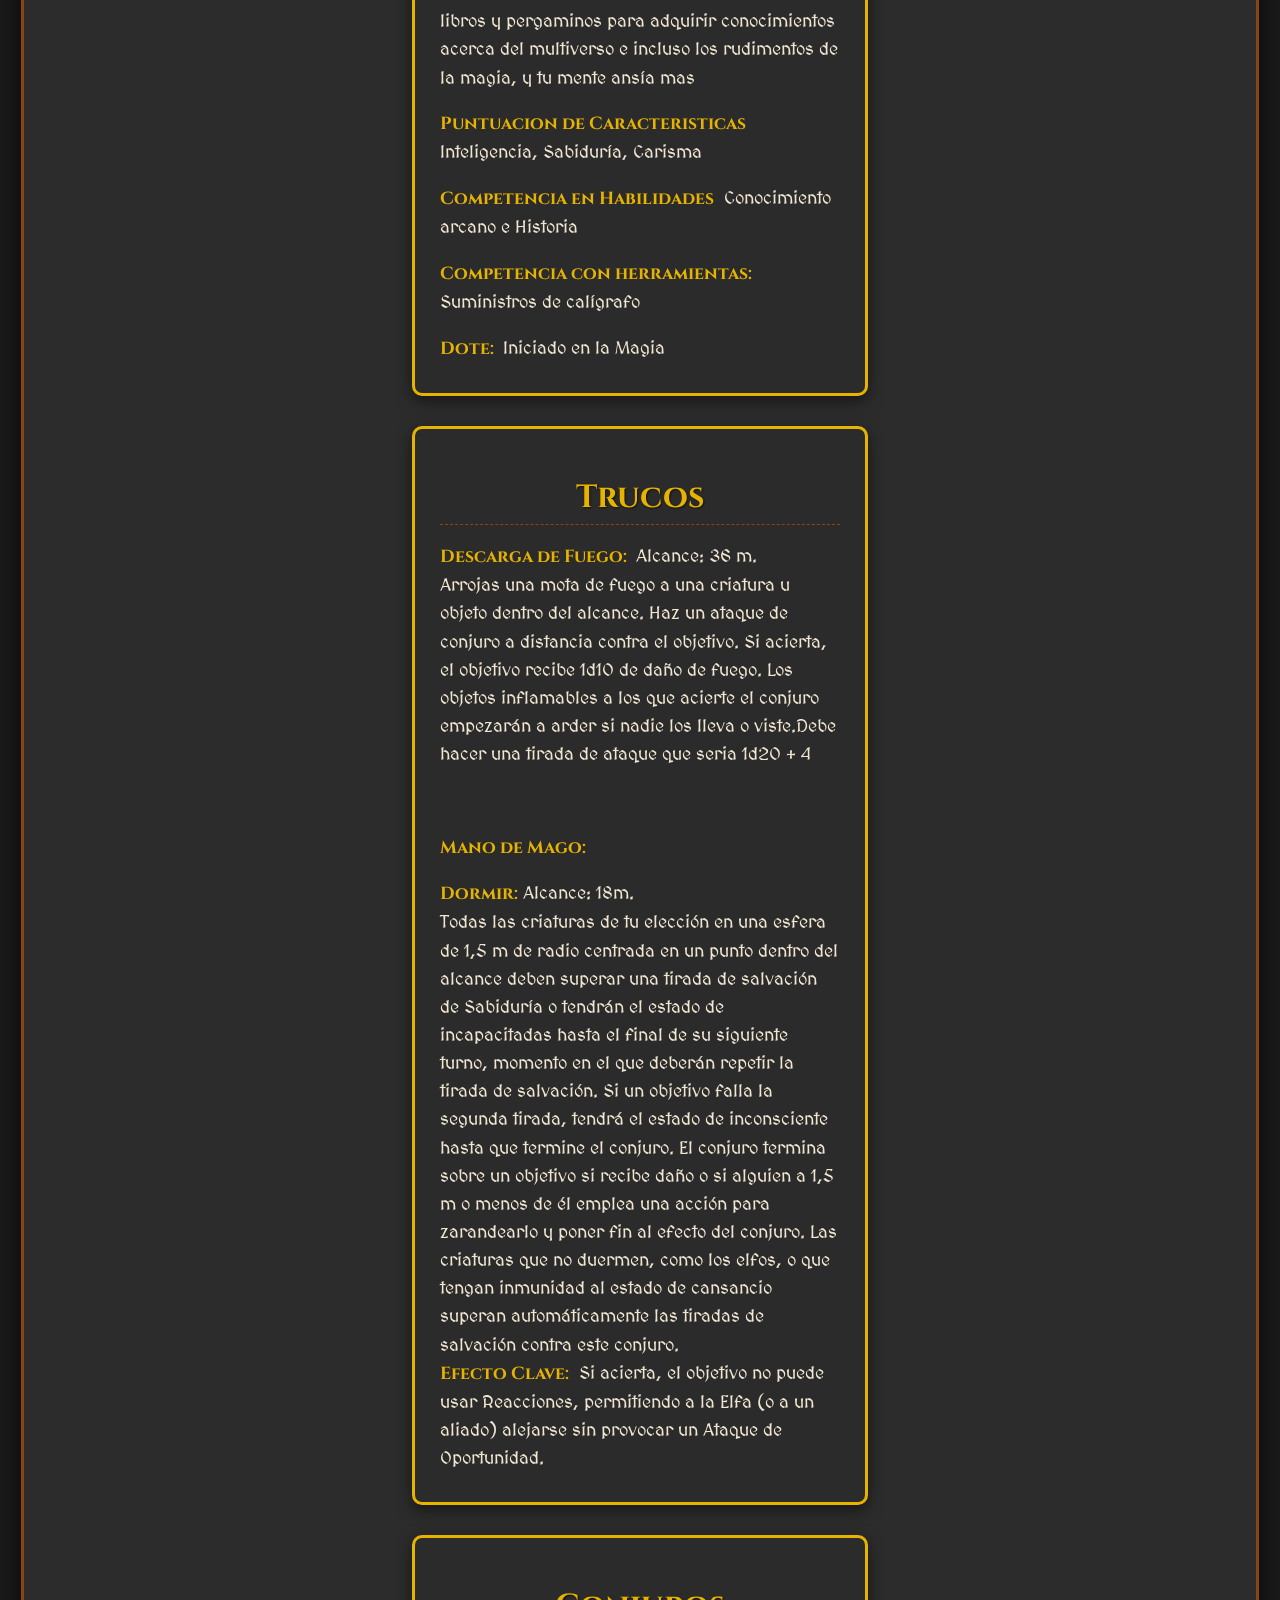
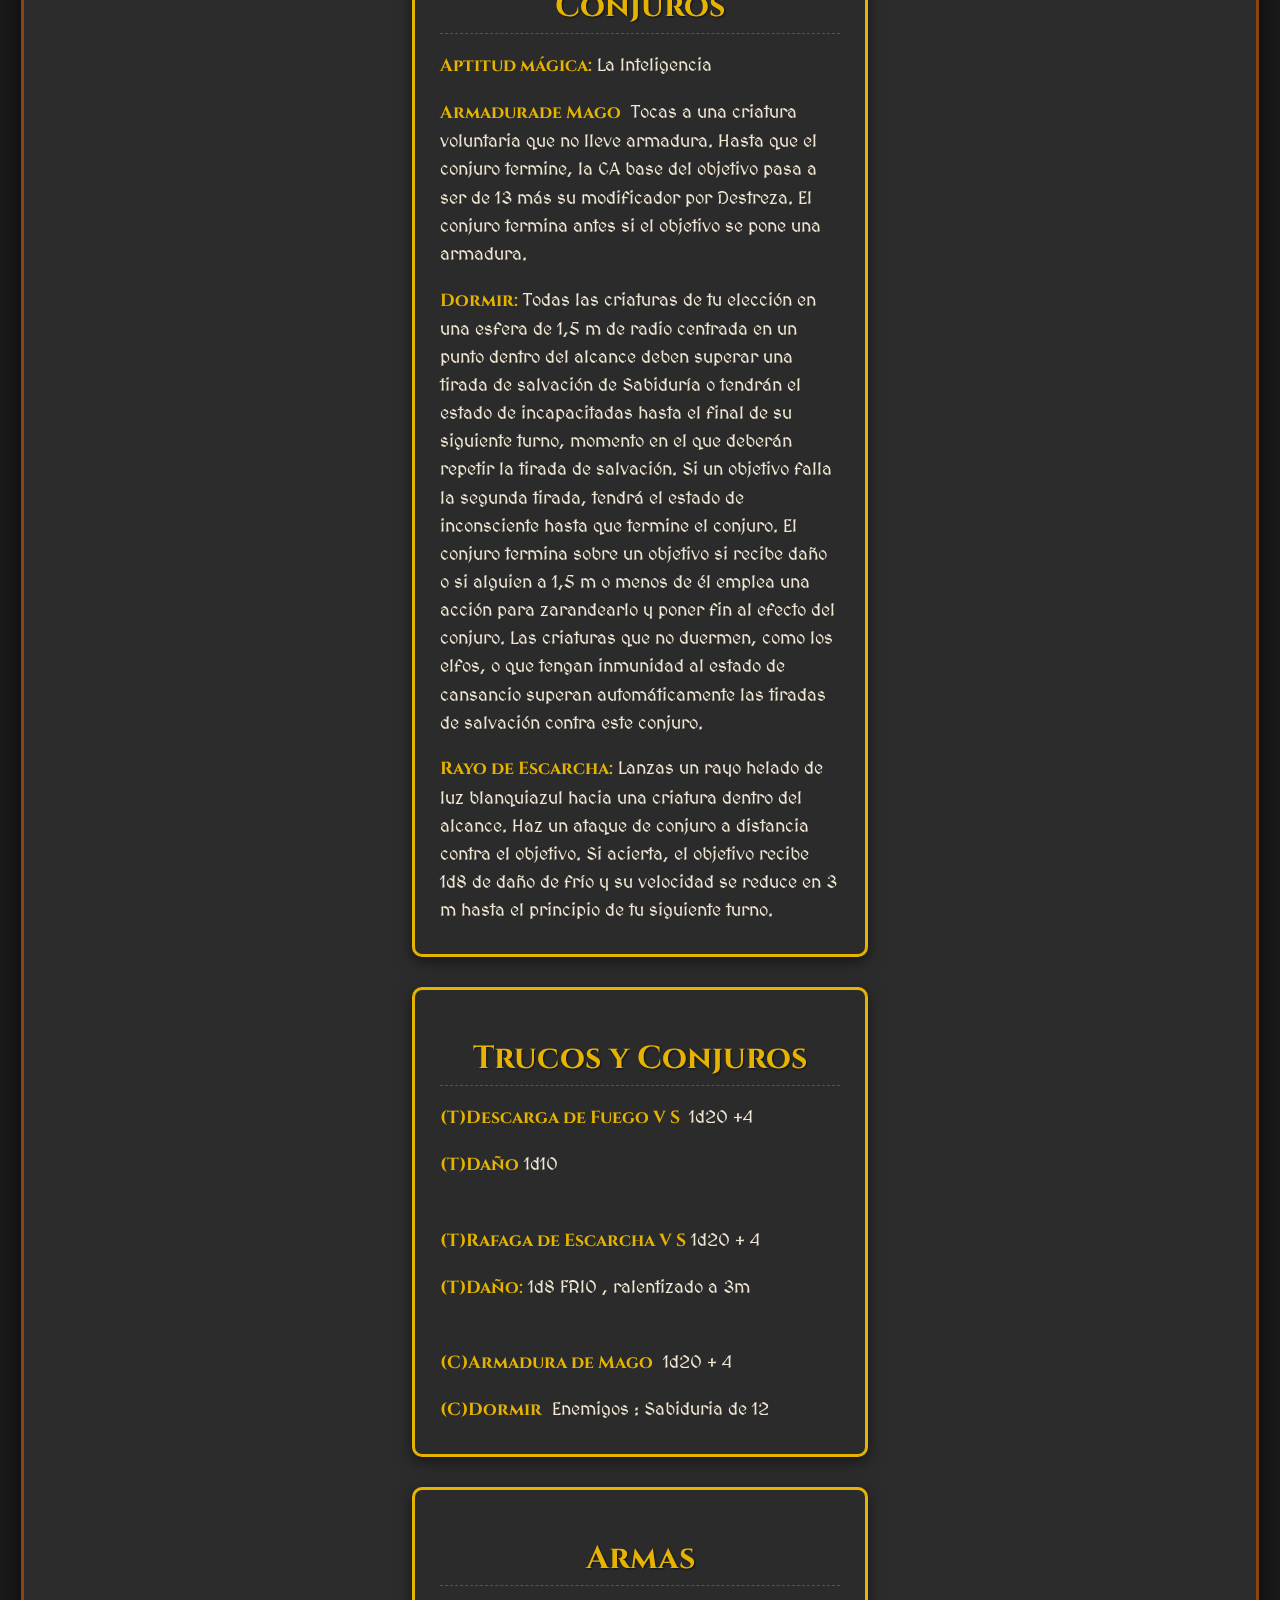
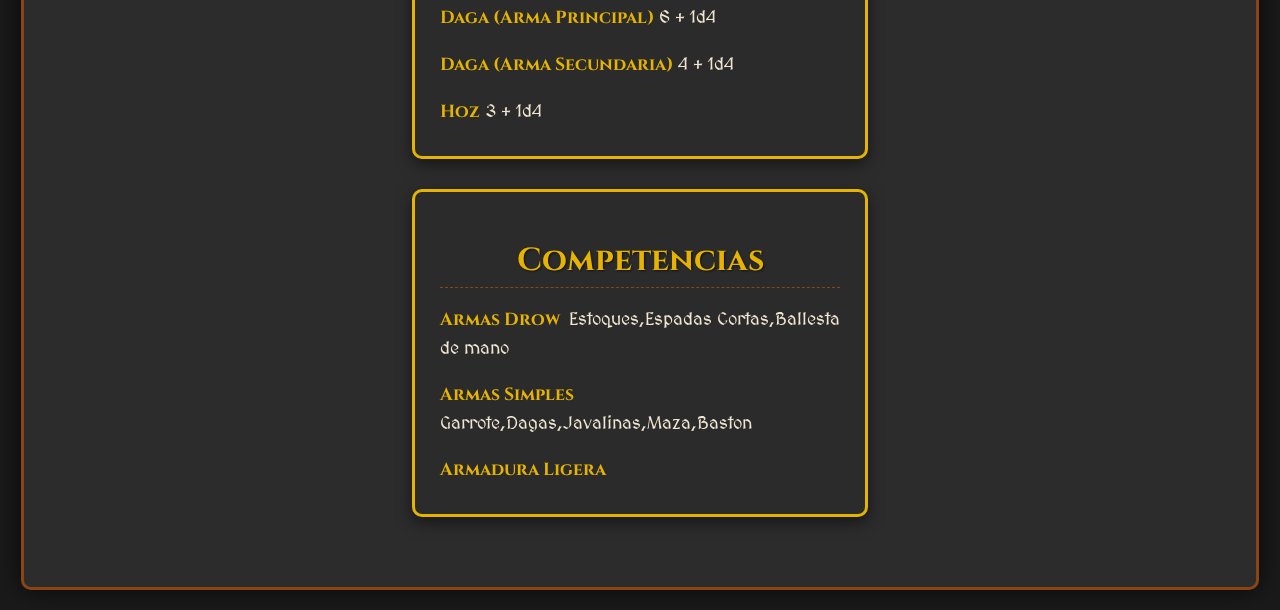
<file: Hechicero.html>
<!DOCTYPE html>
<html lang="es">
<head>
    <meta charset="UTF-8">
    <meta name="viewport" content="width=device-width, initial-scale=1.0">
    <title>Gilbert el "Susurro del Viento"</title>
    <style>
        /* Importar fuentes de Google Fonts para un toque medieval */
        @import url('https://fonts.googleapis.com/css2?family=Cinzel:wght@400;700&family=MedievalSharp&display=swap');

        /* --- Variables de Estilo Medieval --- */
        :root {
            --bg-dark: #1a1a1a;
            --bg-medium: #2c2c2c;
            --text-light: #f0e6d2; /* Pergamino */
            --text-accent: #e5b300; /* Oro */
            --border-color: #8B4513; /* Marrón para bordes rústicos */
            --card-bg: rgba(44, 44, 44, 0.8); /* Fondo de tarjeta semitransparente */

            /* Colores específicos del rastreador ajustados al tema */
            --color-danger-medieval: #9c0f0f; /* Rojo oscuro de daño */
            --color-success-medieval: #1e7e34; /* Verde oscuro de curación */
        }

        /* --- Estilos de Fondo y Cuerpo --- */
        body {
            margin: 0;
            font-family: 'MedievalSharp', cursive; /* Fuente principal para el cuerpo */
            color: var(--text-light);
            background-color: var(--bg-dark); /* Fondo oscuro */
            display: flex;
            justify-content: center;
            align-items: flex-start; /* Alineación arriba para permitir el scroll */
            min-height: 100vh;
            background-image: url('https://via.placeholder.com/1920x1080/000000/FFFFFF?text=Fondo+DnD'); /* Imagen de fondo de D&D */
            background-size: cover;
            background-position: center;
            background-attachment: fixed; /* Hace que el fondo se quede fijo al desplazar */
            position: relative;
            overflow-y: auto;
            padding-top: 20px; /* Espacio superior para el contenido */
        }

        /* Capa de superposición para oscurecer el fondo y mejorar la legibilidad */
        .background-overlay {
            position: fixed; /* Fijo para cubrir todo el body fijo */
            top: 0;
            left: 0;
            width: 100%;
            height: 100%;
            background-color: rgba(0, 0, 0, 0.6); /* Oscurece el fondo */
            z-index: 1;
        }

        /* --- Contenedor Principal (Simula la 'Hoja de Pergamino') --- */
        .container {
            position: relative;
            z-index: 2; /* Asegura que el contenido esté por encima del overlay */
            background-color: var(--bg-medium); /* Fondo semi-oscuro para el contenedor principal */
            border: 3px solid var(--border-color); /* Borde rústico */
            border-radius: 10px;
            padding: 2.5rem;
            box-shadow: 0 0 25px rgba(0, 0, 0, 0.7);
            max-width: 1200px;
            width: 90%;
            margin: 20px auto; /* Centrado y con margen */
            text-align: center;
        }

        /* --- Estilo del Título --- */
        h1 {
            font-family: 'Cinzel', serif; /* Fuente más imponente para el título */
            font-size: 3.5rem;
            color: var(--text-accent);
            text-shadow: 2px 2px 4px rgba(0, 0, 0, 0.8);
            margin-bottom: 2rem;
            border-bottom: 3px solid var(--text-accent); /* Borde de oro */
            padding-bottom: 10px;
        }

        /* --- Formulario de Creación (CRUD: CREATE) --- */
        #create-form {
            background-color: var(--card-bg); /* Fondo de tarjeta semitransparente */
            padding: 20px;
            border-radius: 8px;
            box-shadow: 0 4px 12px rgba(0, 0, 0, 0.3);
            margin-bottom: 30px;
            display: grid;
            grid-template-columns: 1fr 1fr 1fr auto;
            gap: 15px;
            align-items: center;
            border: 1px solid var(--border-color);
        }

        #create-form input[type="text"], 
        #create-form input[type="number"] {
            padding: 10px;
            border: 2px solid var(--border-color);
            border-radius: 4px;
            width: 100%;
            box-sizing: border-box;
            background-color: var(--bg-dark);
            color: var(--text-light);
            font-family: 'MedievalSharp', cursive;
        }

        #create-form button {
            background-color: var(--color-success-medieval);
            color: white;
            padding: 10px 20px;
            border: 2px solid var(--border-color);
            border-radius: 4px;
            cursor: pointer;
            transition: background-color 0.3s;
            font-family: 'Cinzel', serif;
            font-weight: bold;
        }
        #create-form button:hover {
            background-color: var(--text-accent);
            color: var(--bg-dark);
        }

        /* --- Listado de Enemigos (CRUD: READ) --- */
        #enemy-list {
            display: grid;
            grid-template-columns: repeat(auto-fill, minmax(350px, 1fr)); /* Tarjetas más anchas */
            gap: 25px;
            padding: 10px;
        }

        .enemy-card {
            background-color: var(--card-bg);
            border: 3px solid var(--border-color);
            border-radius: 10px;
            padding: 20px;
            box-shadow: 0 5px 15px rgba(0, 0, 0, 0.4);
            transition: transform 0.2s, box-shadow 0.2s;
            text-align: left;
        }

        .enemy-card:hover {
            transform: translateY(-5px);
            box-shadow: 0 8px 20px rgba(0, 0, 0, 0.6);
        }

        .enemy-card.dead {
            border: 3px dashed var(--color-danger-medieval);
            opacity: 0.6;
            background-color: rgba(60, 0, 0, 0.7); /* Rojo oscuro semitransparente para muertos */
        }

        .enemy-header {
            display: flex;
            justify-content: space-between;
            align-items: baseline;
            margin-bottom: 15px;
            border-bottom: 1px dashed var(--text-accent);
            padding-bottom: 5px;
        }

        .enemy-name {
            font-family: 'Cinzel', serif;
            font-weight: 700;
            font-size: 1.5em;
            color: var(--text-accent);
            text-shadow: 1px 1px 2px rgba(0, 0, 0, 0.5);
        }

        .hp-text {
            font-size: 1.8em;
            font-weight: bold;
            color: var(--color-success-medieval);
        }
        .enemy-card.dead .hp-text {
            color: var(--color-danger-medieval);
        }

        .hp-controls {
            display: flex;
            gap: 10px;
            margin-top: 15px;
            margin-bottom: 15px;
            align-items: center;
        }

        .hp-controls input[type="number"] {
            width: 70px;
            padding: 8px;
            border: 2px solid var(--border-color);
            border-radius: 4px;
            text-align: center;
            background-color: var(--bg-dark);
            color: var(--text-light);
            font-family: 'MedievalSharp', cursive;
        }

        .hp-controls button {
            padding: 8px 15px;
            border: 2px solid var(--border-color);
            border-radius: 4px;
            cursor: pointer;
            font-weight: bold;
            font-family: 'Cinzel', serif;
            color: var(--text-light);
        }

        .damage-btn {
            background-color: var(--color-danger-medieval);
            transition: background-color 0.2s;
        }
        .damage-btn:hover { background-color: #ff4d4d; }

        .heal-btn {
            background-color: var(--color-success-medieval);
            transition: background-color 0.2s;
        }
        .heal-btn:hover { background-color: #4CAF50; }

        /* --- Penalizaciones y Notas --- */
        .notes-area {
            width: 100%;
            padding: 8px;
            border: 2px solid var(--border-color);
            border-radius: 4px;
            resize: vertical;
            min-height: 70px;
            box-sizing: border-box;
            margin-top: 5px;
            background-color: var(--bg-dark);
            color: var(--text-light);
            font-family: 'MedievalSharp', cursive;
        }

        .delete-btn {
            background: none;
            border: none;
            color: var(--color-danger-medieval);
            cursor: pointer;
            font-size: 1em;
            margin-top: 15px;
            display: block;
            text-decoration: underline;
            font-family: 'Cinzel', serif;
            font-weight: 700;
        }
        .delete-btn:hover {
            color: #ff4d4d;
        }
        /* --- Estilo de la Carta Estática (Sin CRUD) --- */
        .static-card {
            background-color: var(--card-bg);
            border: 3px solid var(--text-accent); /* Borde dorado para distinguirlo */
            border-radius: 10px;
            padding: 20px 25px; /* Más padding para contenido */
            box-shadow: 0 5px 15px rgba(0, 0, 0, 0.5);
            margin: 30px auto; /* Centrado y con espacio */
            max-width: 400px; /* Ancho más compacto */
            text-align: left;
            font-family: 'MedievalSharp', cursive;
        }

        .static-card h2 {
            font-family: 'Cinzel', serif;
            font-size: 2em;
            color: var(--text-accent);
            text-shadow: 1px 1px 2px rgba(0, 0, 0, 0.6);
            margin-bottom: 15px;
            border-bottom: 1px dashed var(--border-color);
            padding-bottom: 5px;
            text-align: center;
        }

        .static-card p {
            font-size: 1.1em;
            line-height: 1.6;
            margin-bottom: 10px;
            color: var(--text-light);
        }

        .static-card p strong {
            color: var(--text-accent); /* Resalta las etiquetas */
            font-family: 'Cinzel', serif;
            margin-right: 5px;
        }
        /* Responsividad básica */
        @media (max-width: 900px) {
            h1 {
                font-size: 2.5rem;
            }
            #create-form {
                grid-template-columns: 1fr; /* Una columna en pantallas más pequeñas */
            }   
            #enemy-list {
                grid-template-columns: 1fr;
            }
            .container {
                padding: 1.5rem;
            }
        }
    </style>
</head>
<body>
    <div class="background-overlay"></div>

    <div class="container">
        <h1>Gilbert el "Susurro del Viento"</h1>
        
       <div id="create-form">
           <!--  <input type="text" id="enemy-name" placeholder="Nombre" required>
            <input type="number" id="enemy-hp" placeholder="Usos" required min="1">
            <input type="number" id="enemy-ac" placeholder="">
            <button onclick="createEnemy()">Añadir</button>
            !-->
            <div id="enemy-list">
                
        </div>
            </div>
            <div class="static-card">
            <h2>Mi Aventurero</h2>
            <p><strong>Nombre:</strong> Elandra</p>
            <p><strong>Alias:</strong> La Guardiana</p>
            <p><strong>Raza:</strong> Elfa De los Bosques</p>
            <p><strong>Clase:</strong> Mago</p>
            <p><strong>Trasfondo:</strong> Erurito</p>
             <p><strong>Iniciativa :</strong> + 3</p>
              <p><strong>Velocidad :</strong> 10,5 m</p>
               <p><strong>Percepcion Pasiva : </strong> 13</p>
                

            <p><strong>Apariencia</strong>
                <br>1.72m
                <br>Ojos Verdes Esmeralda (cambian con el clima)
                <br>Pelo Colorado con Negro
                <br>Piel Tostada
                <br>Vestimenta Rosa y Negra
                <p><strong>Personalidad</strong>
                <br>Alineamiento: Legal Bueno
                <br>Respetuosa y CHARLATANA                
                <br>Curiosa y Alegre
                <br>Joven (110 años)
            </p>
            </div>
            <div class="static-card">
            <h2>Raza:Elfa De los Bosques</h2>
            <p><strong>Los elfos de los bosques llevan la magia de los bosques 
primigenios en su interior. Se les conoce por otros 
muchos nombres, como elfos salvajes, elfos verdes y elfos 
silvanos. .</strong> </p>
            <p><strong>Sentidos Agudos:</strong>  Tienes competencia en la habilidad 
de Percepción, Perspicacia o Supervivencia. </p>
<p><strong>Mascara de la Naturaleza:</strong>  Puedes intentar esconderte incluso cuando solo estás ligeramente oscurecido por follaje, lluvia intensa, nieve que cae, niebla o cualquier otro fenómeno natural.Debe hacer una tirada de Sigilo </p>
            <p><strong>Vision en la Oscuridad</strong> Aumenta a 18 m</p>
            <p><strong>Pies Ligeros</strong> Tu velocidad aumenta a 10,5 m. También conoces el truco 
saber druídico. </p>
            <p><strong>Linaje Feerico</strong>  Tienes ventaja en las tiradas de salvación 
para evitar o poner fin al estado de hechizado. </p>
            <p><strong>Trance</strong>  No necesitas dormir y la magia no puede 
dormirte. Puedes finalizar un descanso largo en 4 horas 
si las pasas en una meditación similar a un trance, tiempo 
durante el cual conservas la consciencia.</p>
            
                
            </p>
              
        </div>
        <div class="static-card">
            <h2>Clase: Mago</h2>
            <p><strong>Como estudiante de magia arcana que eres, has aprendido 
a lanzar conjuros.</strong></p>
            <p><strong>Espacio de Conjuros : </strong>2 </p>
            <p><strong> Recuperacion Arcana</strong>  Tras finalizar un descanso corto, 
puedes elegir 1 espacio de conjuro gastado y recuperarlo. 1 vez al dia
            </p>
            </div>


         <div class="static-card">
            <h2>Transfondo: Erudito</h2>
           
<p><strong>  </strong>Pasaste tus años formativos viajando entre palacetes 
y monasterios, desempeñando diversos oficios y servicios 
para que te dejaran acceder 
bibliotecas. 
muchas 
Dedicaste 
tardes a estudiar libros y pergaminos para 
adquirir conocimientos acerca del multiverso e incluso 
los rudimentos de la magia, y tu mente ansía mas</p>
<p><strong>Puntuacion de Caracteristicas</strong> Inteligencia, Sabiduría, Carisma</p>
<p><strong>Competencia en Habilidades</strong>  Conocimiento arcano e Historia  </p>
            <p><strong>Competencia con herramientas: </strong> Suministros de calígrafo</p>
            <p><strong>Dote: </strong> Iniciado en la Magia</p>
            
           
            
           
            </div>
             <div class="static-card">
            <h2>Trucos</h2>
            <p><strong>Descarga de Fuego: </strong> Alcance: 36 m.  <br>
                Arrojas una mota de fuego a una criatura u objeto dentro 
del alcance. Haz un ataque de conjuro a distancia contra 
el objetivo. Si acierta, el objetivo recibe 1d10 de daño de 
fuego. Los objetos inflamables a los que acierte el conjuro 
empezarán a arder si nadie los lleva o viste.Debe hacer una tirada de ataque que seria 
1d20 + 4
 </p>
            <p><strong> </strong> 
 </p>
 <p> <strong>Mano de Mago:</strong> </p>
        
<p><strong>Dormir:</strong>Alcance: 18m. <br>
    Todas las criaturas de tu elección en una esfera de 1,5 m 
de radio centrada en un punto dentro del alcance deben 
superar una tirada de salvación de Sabiduría o tendrán 
el estado de incapacitadas hasta el final de su siguiente 
turno, momento en el que deberán repetir la tirada de 
salvación. Si un objetivo falla la segunda tirada, tendrá 
el estado de inconsciente hasta que termine el conjuro. 
El conjuro termina sobre un objetivo si recibe daño 
o si alguien a 1,5 m o menos de él emplea una acción 
para zarandearlo y poner fin al efecto del conjuro. 
Las criaturas que no duermen, como los elfos, o que 
tengan inmunidad al estado de cansancio superan 
automáticamente las tiradas de salvación contra este 
conjuro.
<br>
 <strong>Efecto Clave:</strong> Si acierta, el objetivo no puede usar Reacciones, permitiendo a la Elfa (o a un aliado) alejarse sin provocar un Ataque de Oportunidad.



            </div>
<div class="static-card">
            <h2>Conjuros</h2>
             <p><strong>Aptitud mágica:</strong>La Inteligencia </p>
            <p><strong>Armadurade Mago</strong> Tocas a una criatura voluntaria que no lleve armadura. 
Hasta que el conjuro termine, la CA base del objetivo pasa 
a ser de 13 más su modificador por Destreza. El conjuro 
termina antes si el objetivo se pone una armadura. </p>

           <p><strong>Dormir:</strong>Todas las criaturas de tu elección en una esfera de 1,5 m 
de radio centrada en un punto dentro del alcance deben 
superar una tirada de salvación de Sabiduría o tendrán 
el estado de incapacitadas hasta el final de su siguiente 
turno, momento en el que deberán repetir la tirada de 
salvación. Si un objetivo falla la segunda tirada, tendrá 
el estado de inconsciente hasta que termine el conjuro. 
El conjuro termina sobre un objetivo si recibe daño 
o si alguien a 1,5 m o menos de él emplea una acción 
para zarandearlo y poner fin al efecto del conjuro. 
Las criaturas que no duermen, como los elfos, o que 
tengan inmunidad al estado de cansancio superan 
automáticamente las tiradas de salvación contra este 
conjuro. 
                
            </p>
            <p><strong>Rayo de Escarcha:</strong>Lanzas un rayo helado de luz blanquiazul hacia una 
criatura dentro del alcance. Haz un ataque de conjuro 
a distancia contra el objetivo. Si acierta, el objetivo recibe 
1d8 de daño de frío y su velocidad se reduce en 3 m hasta 
el principio de tu siguiente turno.  
 </p>
</div>

            
       
            
             <div class="static-card">
             <h2>Trucos y Conjuros</h2>
           
<p><strong>(T)Descarga de Fuego V S </strong>1d20 +4</p>
<p><strong>(T)Daño</strong>1d10</p><br>
<p><strong>(T)Rafaga de Escarcha V S</strong>1d20 + 4</p>
<p><strong>(T)Daño:</strong>1d8 FRIO , ralentizado a 3m</p><br>
<p><strong>(C)Armadura de Mago</strong> 1d20 + 4</p>
<p><strong>(C)Dormir</strong> Enemigos : Sabiduria de 12</p>



            
            </div>
            <div class="static-card">
                 <h2>Armas</h2>
           
<p><strong>Daga (Arma Principal)</strong>6 + 1d4  </p>
<p><strong>Daga (Arma Secundaria)</strong>4 + 1d4</p>
<p><strong>Hoz</strong>3 + 1d4  </p>
            
            </div>
             <div class="static-card">
                 <h2>Competencias</h2>
           
<p><strong>Armas Drow  </strong> Estoques,Espadas Cortas,Ballesta de mano</p>
<p><strong>Armas Simples</strong> Garrote,Dagas,Javalinas,Maza,Baston</p>
<p><strong>Armadura Ligera</strong> </p>
            
            </div>
            
           
            
           
            </div>
        </div>
           
             
    </div>
    

    <script>
        let enemies = [];
        let enemyId = 0;
        const enemyList = document.getElementById('enemy-list');

        // Función para crear un nuevo enemigo (CRUD: CREATE)
        function createEnemy() {
            const nameInput = document.getElementById('enemy-name');
            const hpInput = document.getElementById('enemy-hp');
            const acInput = document.getElementById('enemy-ac');

            const name = nameInput.value.trim();
            const maxHp = parseInt(hpInput.value);
            const ac = acInput.value ? parseInt(acInput.value) : 'N/A';
            
            if (!name || isNaN(maxHp) || maxHp <= 0) {
                alert('Por favor, ingresa un nombre y un HP válido (> 0).');
                return;
            }

            const newEnemy = {
                id: enemyId++,
                name: name,
                currentHp: maxHp,
                maxHp: maxHp,
                ac: ac,
                notes: ''
            };

            enemies.push(newEnemy);
            renderEnemies();

            // Limpiar formulario
            nameInput.value = '';
            hpInput.value = '';
            acInput.value = '';
        }

        // Función para renderizar la lista completa de enemigos (CRUD: READ)
        function renderEnemies() {
            enemyList.innerHTML = ''; // Limpia la lista actual
            
            enemies.forEach(enemy => {
                const isDead = enemy.currentHp <= 0;
                
                const card = document.createElement('div');
                card.className = `enemy-card ${isDead ? 'dead' : ''}`;
                card.id = `enemy-${enemy.id}`;
                
                // Contenido de la tarjeta
                card.innerHTML = `
                    <div class="enemy-header">
                        <span class="enemy-name">${enemy.name} (CA: ${enemy.ac})</span>
                        <span class="hp-text">${enemy.currentHp} / ${enemy.maxHp} HP</span>
                    </div>

                    <div class="hp-controls">
                        <input type="number" id="damage-amount-${enemy.id}" value="1" min="1" max="99">
                        <button class="damage-btn" onclick="updateHp(${enemy.id}, -1)">DAÑO</button>
                        <button class="heal-btn" onclick="updateHp(${enemy.id}, 1)">CURAR</button>
                    </div>

                    <label for="notes-${enemy.id}">Penalizaciones/Notas:</label>
                    <textarea 
                        id="notes-${enemy.id}" 
                        class="notes-area" 
                        onchange="updateNotes(${enemy.id}, this.value)"
                    >${enemy.notes}</textarea>

                    <button class="delete-btn" onclick="deleteEnemy(${enemy.id})">Eliminar</button>
                `;
                
                enemyList.appendChild(card);
            });
            
        }

        // Función para actualizar HP (CRUD: UPDATE - HP)
        function updateHp(id, sign) {
            const enemy = enemies.find(e => e.id === id);
            if (!enemy) return;
            
            const amountInput = document.getElementById(`damage-amount-${id}`);
            const amount = parseInt(amountInput.value) || 1;
            
            enemy.currentHp += amount * sign; // Si sign es -1, resta; si es 1, suma
            
            // Límite de HP (no puede exceder el máximo)
            if (enemy.currentHp > enemy.maxHp) {
                enemy.currentHp = enemy.maxHp;
            }

            // Límite de HP (muerto si es 0 o menos)
            if (enemy.currentHp < 0) {
                enemy.currentHp = 0;
            }
            
            renderEnemies(); // Volver a dibujar la interfaz
        }

        // Función para actualizar notas (CRUD: UPDATE - Notes)
        function updateNotes(id, notes) {
            const enemy = enemies.find(e => e.id === id);
            if (enemy) {
                enemy.notes = notes;
            }
        }

        // Función para eliminar un enemigo (CRUD: DELETE)
        function deleteEnemy(id) {
            if (confirm('¿Eliminar?')) {
                enemies = enemies.filter(e => e.id !== id);
                renderEnemies();
            }
        }

        // Función auxiliar para inicializar
        function createEnemyWithData(name, hp, ac) {
            const newEnemy = {
                id: enemyId++,
                name: name,
                currentHp: hp,
                maxHp: hp,
                ac: ac,
                notes: ''
            };
            enemies.push(newEnemy);
        }

        // Inicializar con los 4 guardias
        function initialize() {
            createEnemyWithData("Gilbert", 7, 12);
            
            renderEnemies(); // Renderiza por primera vez
        }

        initialize(); // Carga inicial
    </script>
</body>
</html>
</file>
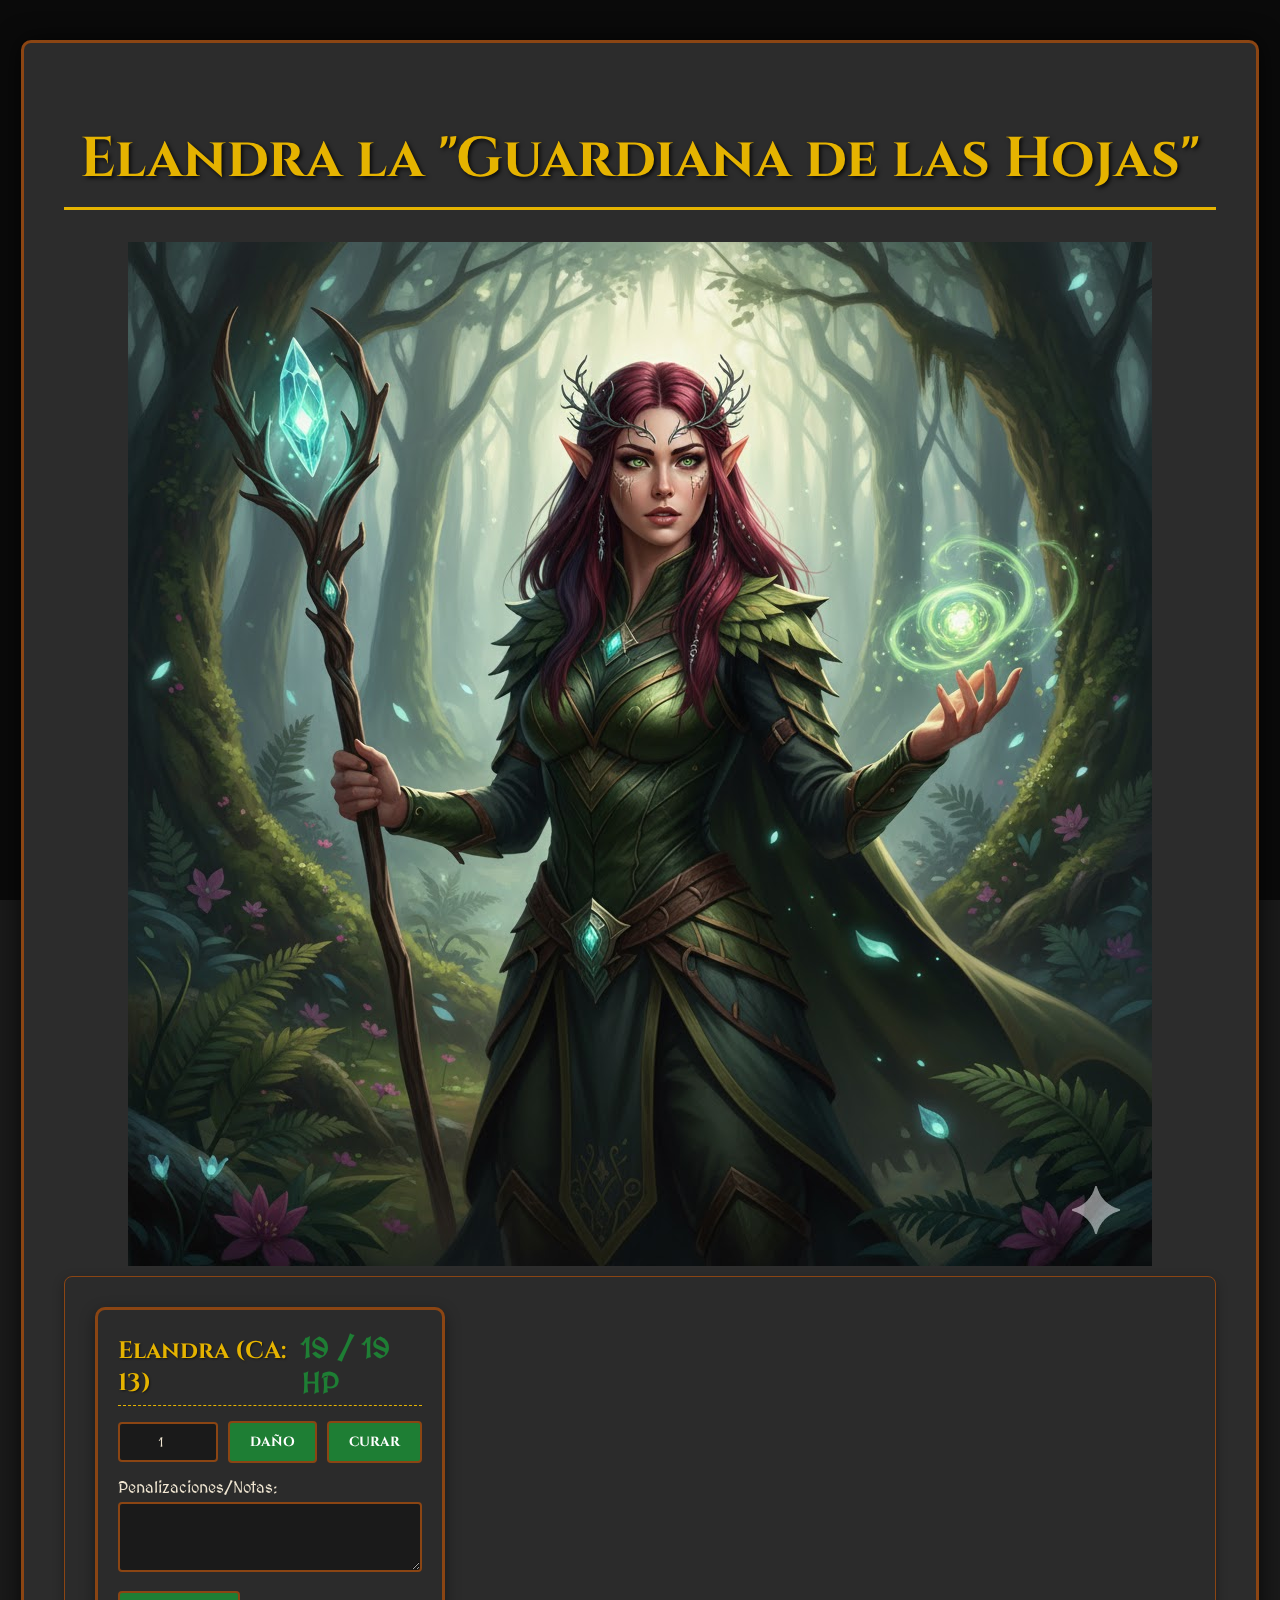
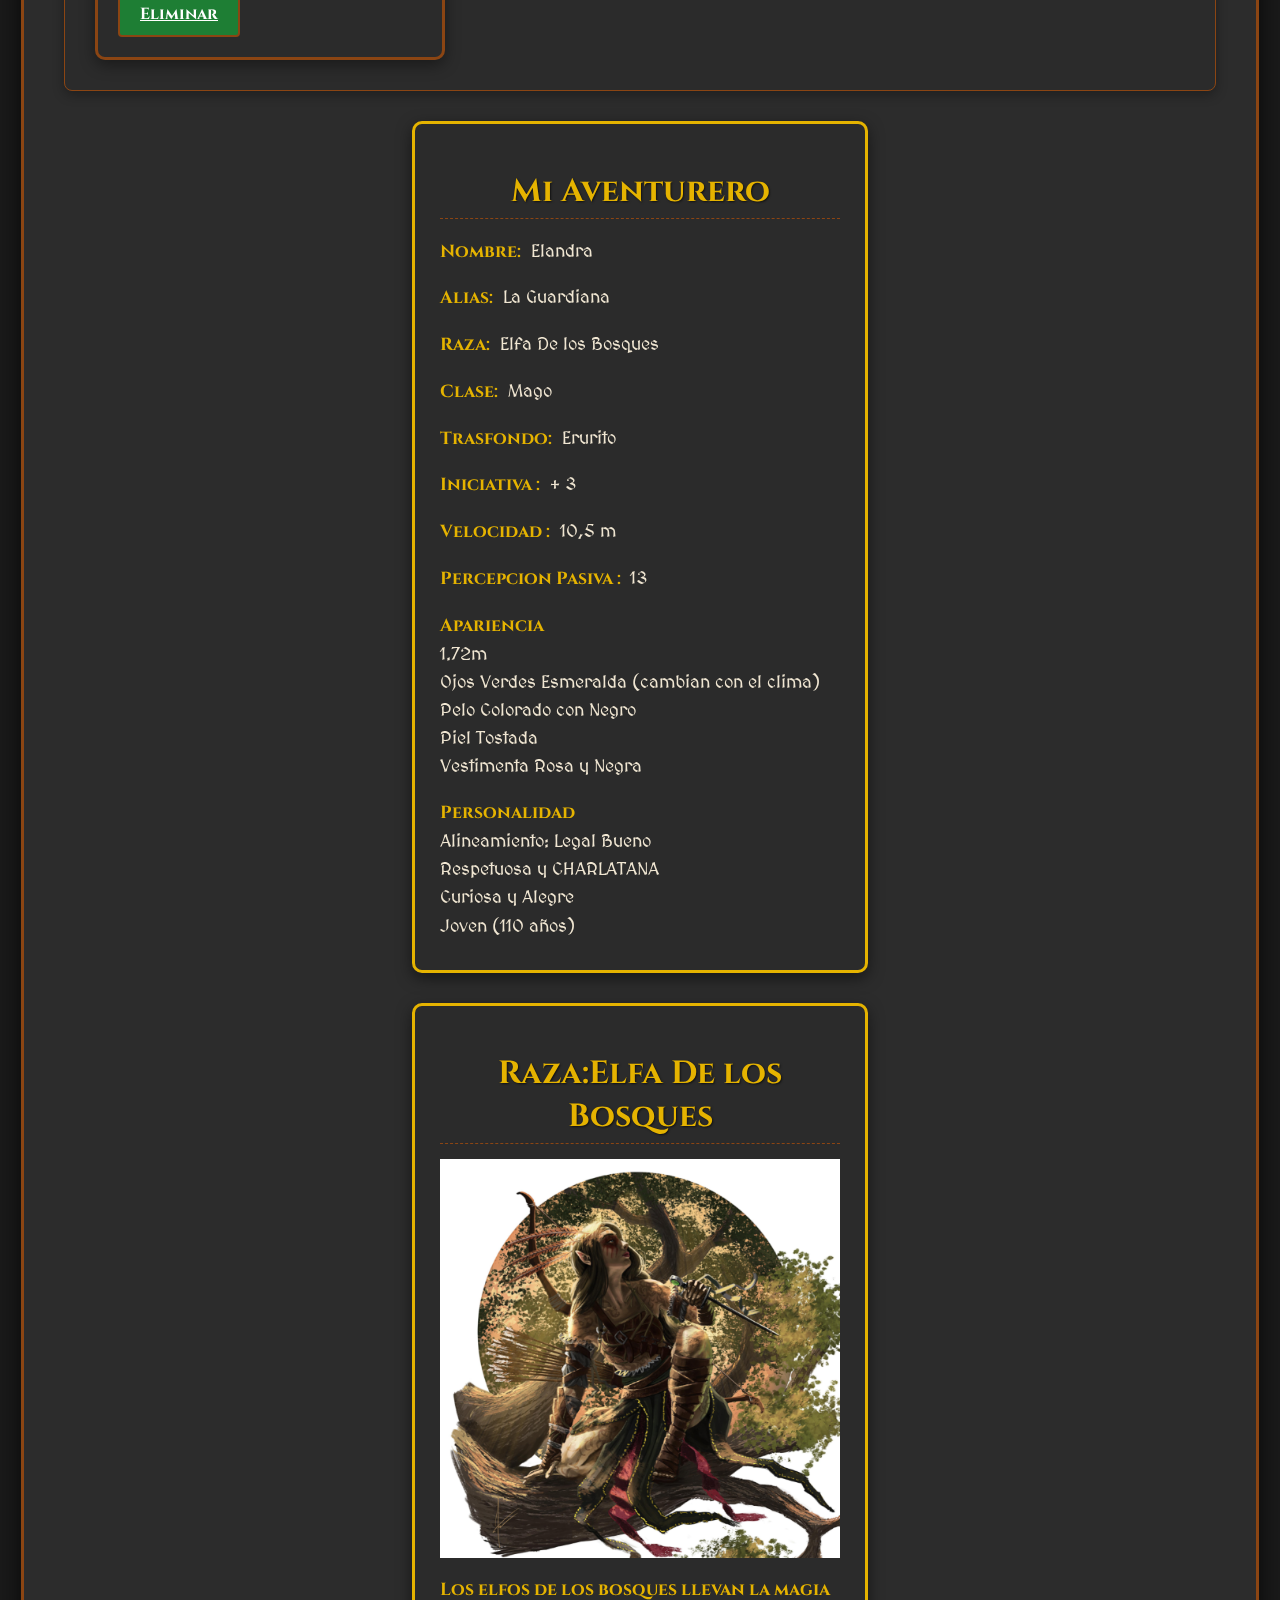
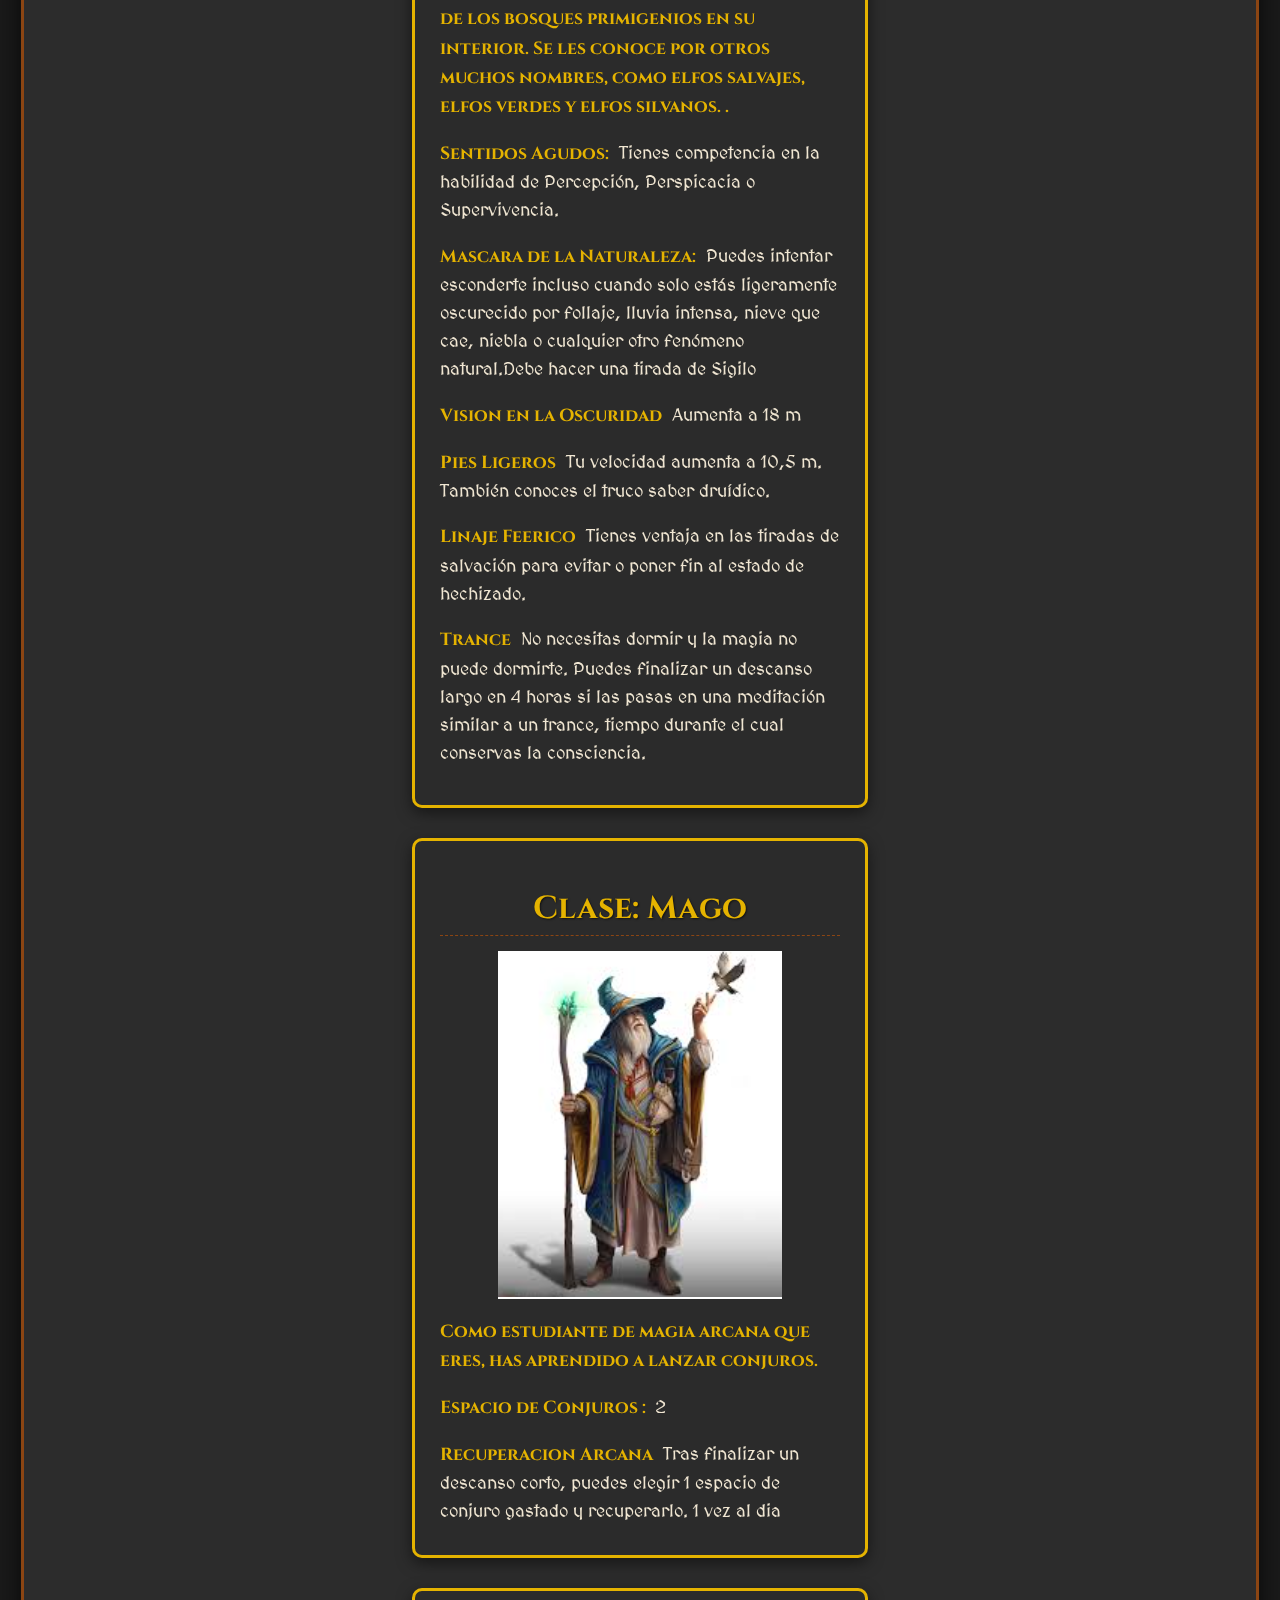
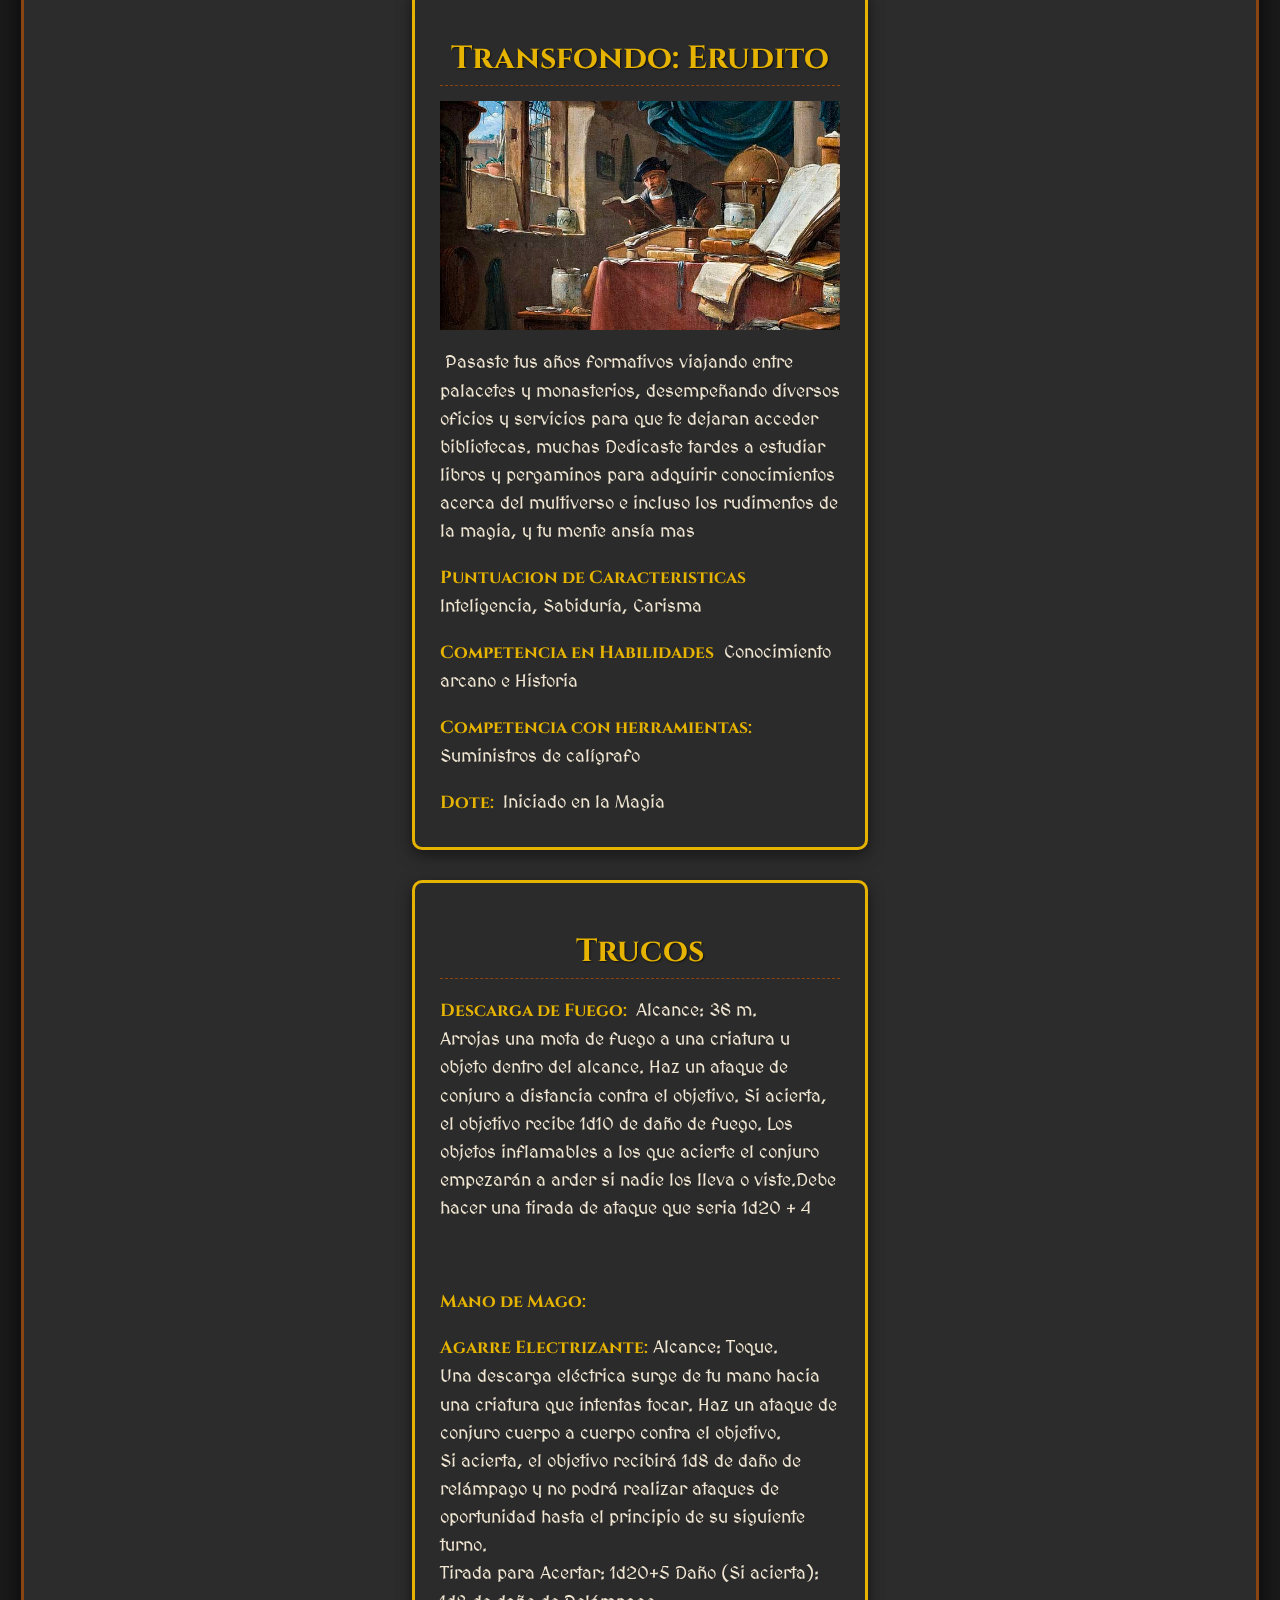
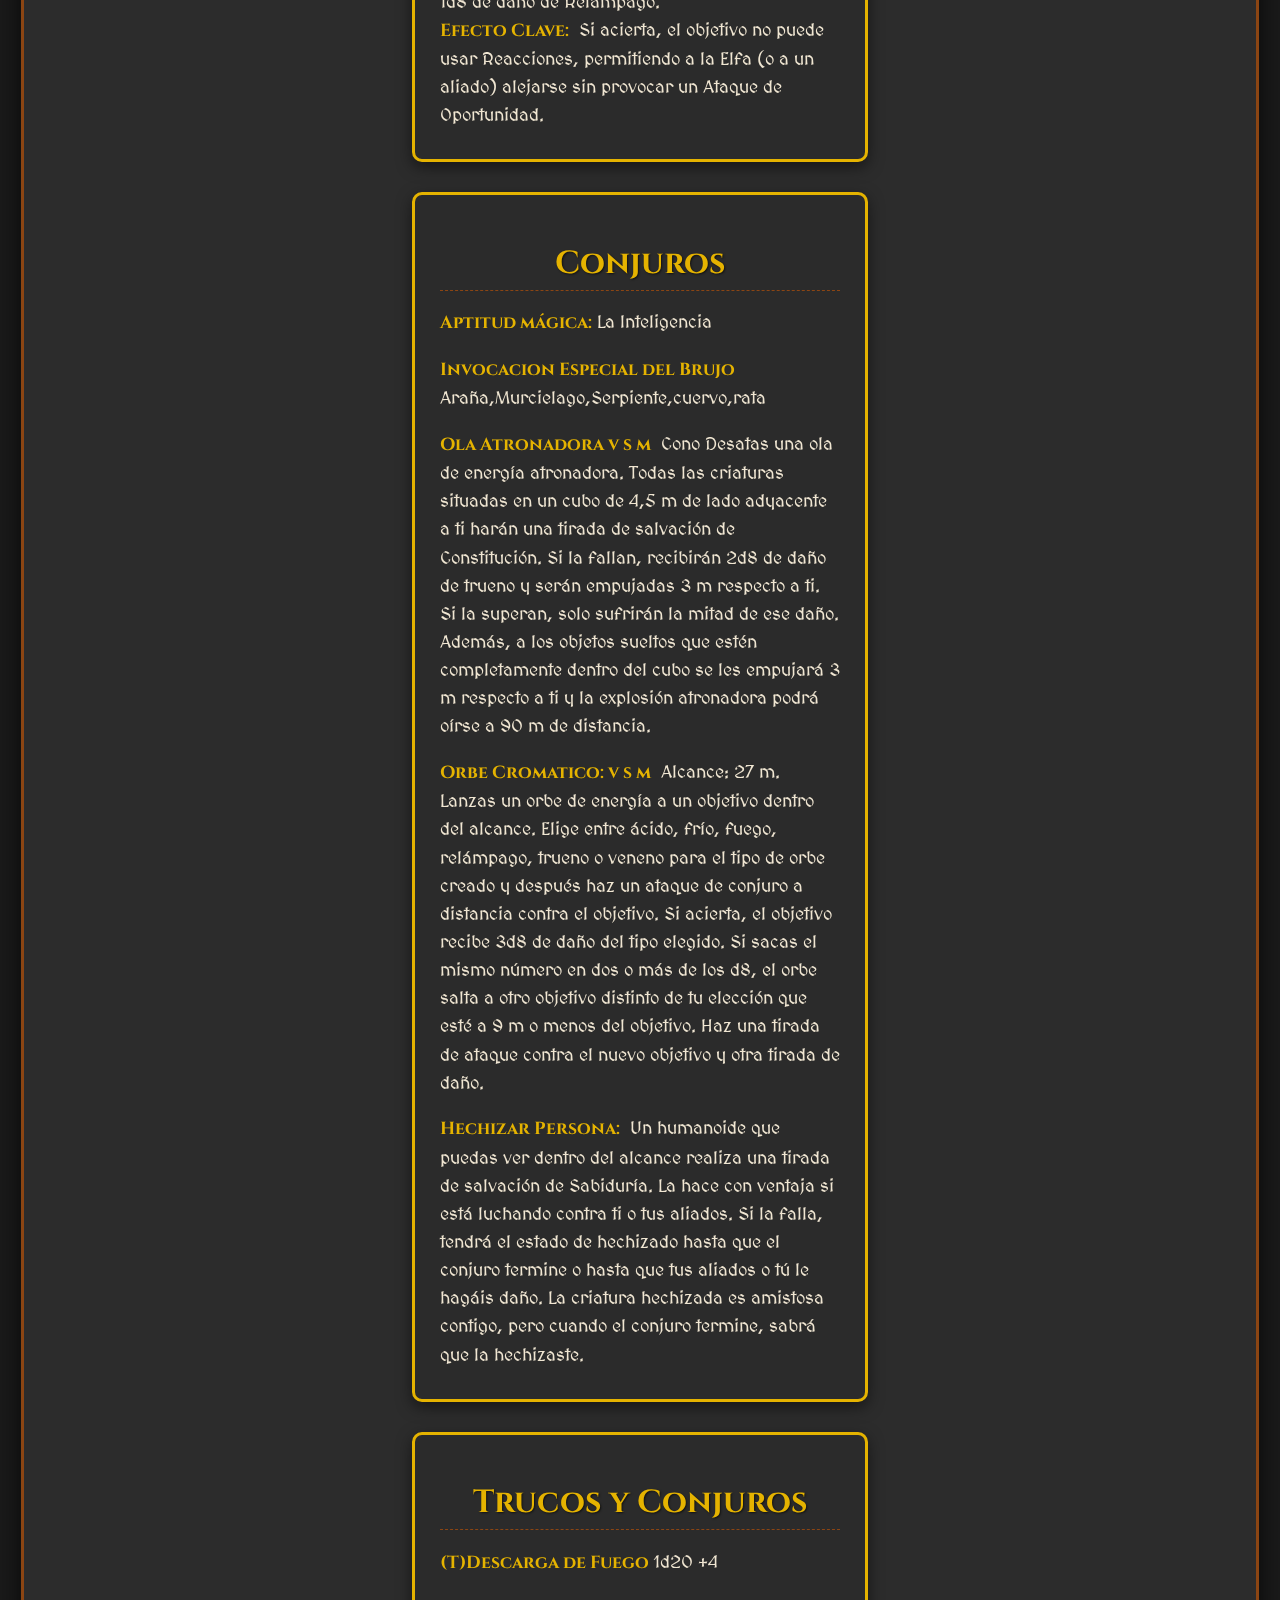
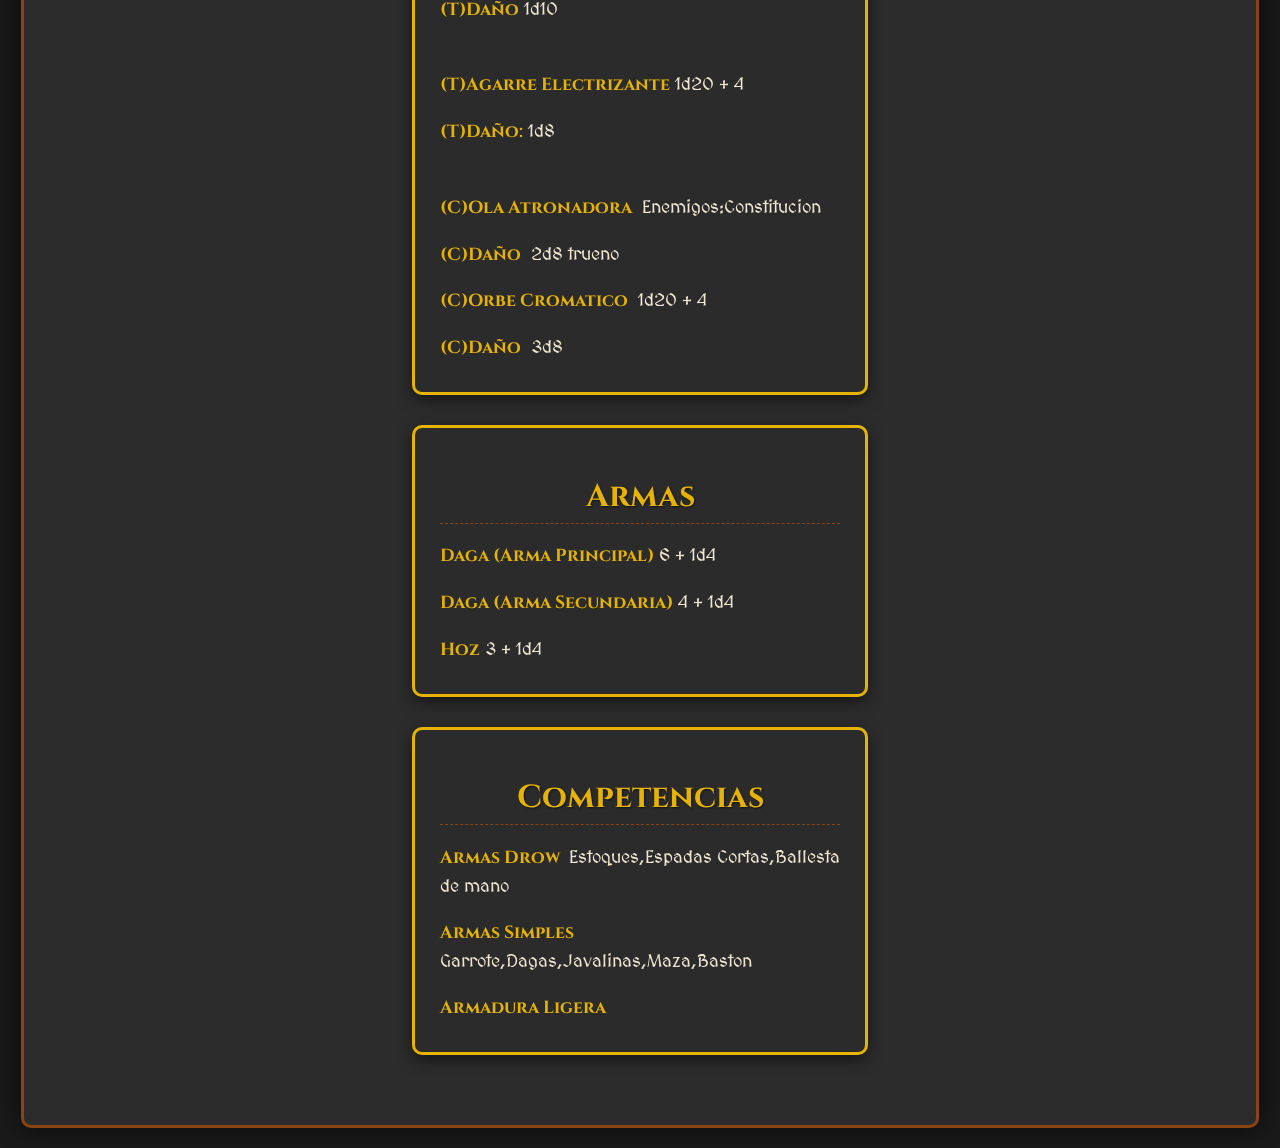
<file: Mago.html>
<!DOCTYPE html>
<html lang="es">
<head>
    <meta charset="UTF-8">
    <meta name="viewport" content="width=device-width, initial-scale=1.0">
    <title>Elandra la "Guardiana de las Hojas"</title>
    <style>
        /* Importar fuentes de Google Fonts para un toque medieval */
        @import url('https://fonts.googleapis.com/css2?family=Cinzel:wght@400;700&family=MedievalSharp&display=swap');

        /* --- Variables de Estilo Medieval --- */
        :root {
            --bg-dark: #1a1a1a;
            --bg-medium: #2c2c2c;
            --text-light: #f0e6d2; /* Pergamino */
            --text-accent: #e5b300; /* Oro */
            --border-color: #8B4513; /* Marrón para bordes rústicos */
            --card-bg: rgba(44, 44, 44, 0.8); /* Fondo de tarjeta semitransparente */

            /* Colores específicos del rastreador ajustados al tema */
            --color-danger-medieval: #9c0f0f; /* Rojo oscuro de daño */
            --color-success-medieval: #1e7e34; /* Verde oscuro de curación */
        }

        /* --- Estilos de Fondo y Cuerpo --- */
        body {
            margin: 0;
            font-family: 'MedievalSharp', cursive; /* Fuente principal para el cuerpo */
            color: var(--text-light);
            background-color: var(--bg-dark); /* Fondo oscuro */
            display: flex;
            justify-content: center;
            align-items: flex-start; /* Alineación arriba para permitir el scroll */
            min-height: 100vh;
            background-image: url('https://via.placeholder.com/1920x1080/000000/FFFFFF?text=Fondo+DnD'); /* Imagen de fondo de D&D */
            background-size: cover;
            background-position: center;
            background-attachment: fixed; /* Hace que el fondo se quede fijo al desplazar */
            position: relative;
            overflow-y: auto;
            padding-top: 20px; /* Espacio superior para el contenido */
        }

        /* Capa de superposición para oscurecer el fondo y mejorar la legibilidad */
        .background-overlay {
            position: fixed; /* Fijo para cubrir todo el body fijo */
            top: 0;
            left: 0;
            width: 100%;
            height: 100%;
            background-color: rgba(0, 0, 0, 0.6); /* Oscurece el fondo */
            z-index: 1;
        }

        /* --- Contenedor Principal (Simula la 'Hoja de Pergamino') --- */
        .container {
            position: relative;
            z-index: 2; /* Asegura que el contenido esté por encima del overlay */
            background-color: var(--bg-medium); /* Fondo semi-oscuro para el contenedor principal */
            border: 3px solid var(--border-color); /* Borde rústico */
            border-radius: 10px;
            padding: 2.5rem;
            box-shadow: 0 0 25px rgba(0, 0, 0, 0.7);
            max-width: 1200px;
            width: 90%;
            margin: 20px auto; /* Centrado y con margen */
            text-align: center;
        }

        /* --- Estilo del Título --- */
        h1 {
            font-family: 'Cinzel', serif; /* Fuente más imponente para el título */
            font-size: 3.5rem;
            color: var(--text-accent);
            text-shadow: 2px 2px 4px rgba(0, 0, 0, 0.8);
            margin-bottom: 2rem;
            border-bottom: 3px solid var(--text-accent); /* Borde de oro */
            padding-bottom: 10px;
        }

        /* --- Formulario de Creación (CRUD: CREATE) --- */
        #create-form {
            background-color: var(--card-bg); /* Fondo de tarjeta semitransparente */
            padding: 20px;
            border-radius: 8px;
            box-shadow: 0 4px 12px rgba(0, 0, 0, 0.3);
            margin-bottom: 30px;
            display: grid;
            grid-template-columns: 1fr 1fr 1fr auto;
            gap: 15px;
            align-items: center;
            border: 1px solid var(--border-color);
        }

        #create-form input[type="text"], 
        #create-form input[type="number"] {
            padding: 10px;
            border: 2px solid var(--border-color);
            border-radius: 4px;
            width: 100%;
            box-sizing: border-box;
            background-color: var(--bg-dark);
            color: var(--text-light);
            font-family: 'MedievalSharp', cursive;
        }

        #create-form button {
            background-color: var(--color-success-medieval);
            color: white;
            padding: 10px 20px;
            border: 2px solid var(--border-color);
            border-radius: 4px;
            cursor: pointer;
            transition: background-color 0.3s;
            font-family: 'Cinzel', serif;
            font-weight: bold;
        }
        #create-form button:hover {
            background-color: var(--text-accent);
            color: var(--bg-dark);
        }

        /* --- Listado de Enemigos (CRUD: READ) --- */
        #enemy-list {
            display: grid;
            grid-template-columns: repeat(auto-fill, minmax(350px, 1fr)); /* Tarjetas más anchas */
            gap: 25px;
            padding: 10px;
        }

        .enemy-card {
            background-color: var(--card-bg);
            border: 3px solid var(--border-color);
            border-radius: 10px;
            padding: 20px;
            box-shadow: 0 5px 15px rgba(0, 0, 0, 0.4);
            transition: transform 0.2s, box-shadow 0.2s;
            text-align: left;
        }

        .enemy-card:hover {
            transform: translateY(-5px);
            box-shadow: 0 8px 20px rgba(0, 0, 0, 0.6);
        }

        .enemy-card.dead {
            border: 3px dashed var(--color-danger-medieval);
            opacity: 0.6;
            background-color: rgba(60, 0, 0, 0.7); /* Rojo oscuro semitransparente para muertos */
        }

        .enemy-header {
            display: flex;
            justify-content: space-between;
            align-items: baseline;
            margin-bottom: 15px;
            border-bottom: 1px dashed var(--text-accent);
            padding-bottom: 5px;
        }

        .enemy-name {
            font-family: 'Cinzel', serif;
            font-weight: 700;
            font-size: 1.5em;
            color: var(--text-accent);
            text-shadow: 1px 1px 2px rgba(0, 0, 0, 0.5);
        }

        .hp-text {
            font-size: 1.8em;
            font-weight: bold;
            color: var(--color-success-medieval);
        }
        .enemy-card.dead .hp-text {
            color: var(--color-danger-medieval);
        }

        .hp-controls {
            display: flex;
            gap: 10px;
            margin-top: 15px;
            margin-bottom: 15px;
            align-items: center;
        }

        .hp-controls input[type="number"] {
            width: 70px;
            padding: 8px;
            border: 2px solid var(--border-color);
            border-radius: 4px;
            text-align: center;
            background-color: var(--bg-dark);
            color: var(--text-light);
            font-family: 'MedievalSharp', cursive;
        }

        .hp-controls button {
            padding: 8px 15px;
            border: 2px solid var(--border-color);
            border-radius: 4px;
            cursor: pointer;
            font-weight: bold;
            font-family: 'Cinzel', serif;
            color: var(--text-light);
        }

        .damage-btn {
            background-color: var(--color-danger-medieval);
            transition: background-color 0.2s;
        }
        .damage-btn:hover { background-color: #ff4d4d; }

        .heal-btn {
            background-color: var(--color-success-medieval);
            transition: background-color 0.2s;
        }
        .heal-btn:hover { background-color: #4CAF50; }

        /* --- Penalizaciones y Notas --- */
        .notes-area {
            width: 100%;
            padding: 8px;
            border: 2px solid var(--border-color);
            border-radius: 4px;
            resize: vertical;
            min-height: 70px;
            box-sizing: border-box;
            margin-top: 5px;
            background-color: var(--bg-dark);
            color: var(--text-light);
            font-family: 'MedievalSharp', cursive;
        }

        .delete-btn {
            background: none;
            border: none;
            color: var(--color-danger-medieval);
            cursor: pointer;
            font-size: 1em;
            margin-top: 15px;
            display: block;
            text-decoration: underline;
            font-family: 'Cinzel', serif;
            font-weight: 700;
        }
        .delete-btn:hover {
            color: #ff4d4d;
        }
        /* --- Estilo de la Carta Estática (Sin CRUD) --- */
        .static-card {
            background-color: var(--card-bg);
            border: 3px solid var(--text-accent); /* Borde dorado para distinguirlo */
            border-radius: 10px;
            padding: 20px 25px; /* Más padding para contenido */
            box-shadow: 0 5px 15px rgba(0, 0, 0, 0.5);
            margin: 30px auto; /* Centrado y con espacio */
            max-width: 400px; /* Ancho más compacto */
            text-align: left;
            font-family: 'MedievalSharp', cursive;
        }

        .static-card h2 {
            font-family: 'Cinzel', serif;
            font-size: 2em;
            color: var(--text-accent);
            text-shadow: 1px 1px 2px rgba(0, 0, 0, 0.6);
            margin-bottom: 15px;
            border-bottom: 1px dashed var(--border-color);
            padding-bottom: 5px;
            text-align: center;
        }

        .static-card p {
            font-size: 1.1em;
            line-height: 1.6;
            margin-bottom: 10px;
            color: var(--text-light);
        }

        .static-card p strong {
            color: var(--text-accent); /* Resalta las etiquetas */
            font-family: 'Cinzel', serif;
            margin-right: 5px;
        }
        /* Responsividad básica */
        @media (max-width: 900px) {
            h1 {
                font-size: 2.5rem;
            }
            #create-form {
                grid-template-columns: 1fr; /* Una columna en pantallas más pequeñas */
            }   
            #enemy-list {
                grid-template-columns: 1fr;
            }
            .container {
                padding: 1.5rem;
            }
        }
    </style>
</head>
<body>
    <div class="background-overlay"></div>

    <div class="container">
        <h1>Elandra la "Guardiana de las Hojas"</h1>
        <img src="elandra.jpg" style="max-width: 100%; height: auto; display: block; margin: 10px auto;">
       <div id="create-form">
           <!--  <input type="text" id="enemy-name" placeholder="Nombre" required>
            <input type="number" id="enemy-hp" placeholder="Usos" required min="1">
            <input type="number" id="enemy-ac" placeholder="">
            <button onclick="createEnemy()">Añadir</button>
            !-->
            <div id="enemy-list">
                
           
        </div>
            </div>
            <div class="static-card">
            <h2>Mi Aventurero</h2>
            <p><strong>Nombre:</strong> Elandra</p>
            <p><strong>Alias:</strong> La Guardiana</p>
            <p><strong>Raza:</strong> Elfa De los Bosques</p>
            <p><strong>Clase:</strong> Mago</p>
            <p><strong>Trasfondo:</strong> Erurito</p>
             <p><strong>Iniciativa :</strong> + 3</p>
              <p><strong>Velocidad :</strong> 10,5 m</p>
               <p><strong>Percepcion Pasiva : </strong> 13</p>
                

            <p><strong>Apariencia</strong>
                <br>1.72m
                <br>Ojos Verdes Esmeralda (cambian con el clima)
                <br>Pelo Colorado con Negro
                <br>Piel Tostada
                <br>Vestimenta Rosa y Negra
                <p><strong>Personalidad</strong>
                <br>Alineamiento: Legal Bueno
                <br>Respetuosa y CHARLATANA                
                <br>Curiosa y Alegre
                <br>Joven (110 años)
            </p>
            </div>
            <div class="static-card">
            <h2>Raza:Elfa De los Bosques</h2>
                <img src="bosque.png" style="max-width: 100%; height: auto; display: block; margin: 10px auto;">
            <p><strong>Los elfos de los bosques llevan la magia de los bosques 
primigenios en su interior. Se les conoce por otros 
muchos nombres, como elfos salvajes, elfos verdes y elfos 
silvanos. .</strong> </p>
            <p><strong>Sentidos Agudos:</strong>  Tienes competencia en la habilidad 
de Percepción, Perspicacia o Supervivencia. </p>
<p><strong>Mascara de la Naturaleza:</strong>  Puedes intentar esconderte incluso cuando solo estás ligeramente oscurecido por follaje, lluvia intensa, nieve que cae, niebla o cualquier otro fenómeno natural.Debe hacer una tirada de Sigilo </p>
            <p><strong>Vision en la Oscuridad</strong> Aumenta a 18 m</p>
            <p><strong>Pies Ligeros</strong> Tu velocidad aumenta a 10,5 m. También conoces el truco 
saber druídico. </p>
            <p><strong>Linaje Feerico</strong>  Tienes ventaja en las tiradas de salvación 
para evitar o poner fin al estado de hechizado. </p>
            <p><strong>Trance</strong>  No necesitas dormir y la magia no puede 
dormirte. Puedes finalizar un descanso largo en 4 horas 
si las pasas en una meditación similar a un trance, tiempo 
durante el cual conservas la consciencia.</p>
            
                
            </p>
              
        </div>
        <div class="static-card">
            <h2>Clase: Mago</h2>
            
            <img src="mago.png" style="max-width: 100%; height: auto; display: block; margin: 10px auto;">
            <p><strong>Como estudiante de magia arcana que eres, has aprendido 
a lanzar conjuros.</strong></p>
            <p><strong>Espacio de Conjuros : </strong>2 </p>
            <p><strong> Recuperacion Arcana</strong>  Tras finalizar un descanso corto, 
puedes elegir 1 espacio de conjuro gastado y recuperarlo. 1 vez al dia
            </p>
            </div>


         <div class="static-card">
            <h2>Transfondo: Erudito</h2>
           
            <img src="erudito.jpg" style="max-width: 100%; height: auto; display: block; margin: 10px auto;">
<p><strong>  </strong>Pasaste tus años formativos viajando entre palacetes 
y monasterios, desempeñando diversos oficios y servicios 
para que te dejaran acceder 
bibliotecas. 
muchas 
Dedicaste 
tardes a estudiar libros y pergaminos para 
adquirir conocimientos acerca del multiverso e incluso 
los rudimentos de la magia, y tu mente ansía mas</p>
<p><strong>Puntuacion de Caracteristicas</strong> Inteligencia, Sabiduría, Carisma</p>
<p><strong>Competencia en Habilidades</strong>  Conocimiento arcano e Historia  </p>
            <p><strong>Competencia con herramientas: </strong> Suministros de calígrafo</p>
            <p><strong>Dote: </strong> Iniciado en la Magia</p>
            
           
            
           
            </div>
             <div class="static-card">
            <h2>Trucos</h2>
            <p><strong>Descarga de Fuego: </strong> Alcance: 36 m.  <br>
                Arrojas una mota de fuego a una criatura u objeto dentro 
del alcance. Haz un ataque de conjuro a distancia contra 
el objetivo. Si acierta, el objetivo recibe 1d10 de daño de 
fuego. Los objetos inflamables a los que acierte el conjuro 
empezarán a arder si nadie los lleva o viste.Debe hacer una tirada de ataque que seria 
1d20 + 4
 </p>
            <p><strong> </strong> 
 </p>
 <p> <strong>Mano de Mago:</strong> </p>
        
<p><strong>Agarre Electrizante:</strong>Alcance: Toque. <br>
    Una descarga eléctrica surge de tu mano hacia una criatura 
que intentas tocar. Haz un ataque de conjuro cuerpo 
a cuerpo contra el objetivo.<br> Si acierta, el objetivo recibirá 
1d8 de daño de relámpago y no podrá realizar ataques 
de oportunidad hasta el principio de su siguiente turno.<br>
Tirada para Acertar: 1d20+5
Daño (Si acierta): 1d8 de daño de Relámpago.
<br>
 <strong>Efecto Clave:</strong> Si acierta, el objetivo no puede usar Reacciones, permitiendo a la Elfa (o a un aliado) alejarse sin provocar un Ataque de Oportunidad.



            </div>
<div class="static-card">
            <h2>Conjuros</h2>       
             <p><strong>Aptitud mágica:</strong>La Inteligencia </p>
            <p><strong>Invocacion Especial del Brujo</strong> Araña,Murcielago,Serpiente,cuervo,rata</p>
  <p><strong>Ola Atronadora v s m</strong> Cono
               Desatas una ola de energía atronadora. Todas las criaturas 
situadas en un cubo de 4,5 m de lado adyacente a ti harán 
una tirada de salvación de Constitución. Si la fallan, 
recibirán 2d8 de daño de trueno y serán empujadas 3 m 
respecto a ti. Si la superan, solo sufrirán la mitad de ese daño. 
Además, a los objetos sueltos que estén completamente 
dentro del cubo se les empujará 3 m respecto a ti y la 
explosión atronadora podrá oírse a 90 m de distancia.
            </p>
           <p><strong>Orbe Cromatico: v s m</strong> Alcance: 27 m.
                Lanzas un orbe de energía a un objetivo dentro del 
alcance. Elige entre ácido, frío, fuego, relámpago, trueno 
o veneno para el tipo de orbe creado y después haz un 
ataque de conjuro a distancia contra el objetivo. Si acierta, 
el objetivo recibe 3d8 de daño del tipo elegido. 
Si sacas el mismo número en dos o más de los d8, el orbe 
salta a otro objetivo distinto de tu elección que esté a 9 m 
o menos del objetivo. Haz una tirada de ataque contra el 
nuevo objetivo y otra tirada de daño. 
            </p>
            <p><strong>Hechizar Persona:</strong> Un humanoide que puedas ver dentro del alcance realiza 
una tirada de salvación de Sabiduría. La hace con ventaja 
si está luchando contra ti o tus aliados. Si la falla, tendrá el 
estado de hechizado hasta que el conjuro termine o hasta 
que tus aliados o tú le hagáis daño. La criatura hechizada 
es amistosa contigo, pero cuando el conjuro termine, 
sabrá que la hechizaste. </p>
</div>

            
       
            
             <div class="static-card">
             <h2>Trucos y Conjuros</h2>
           
<p><strong>(T)Descarga de Fuego</strong>1d20 +4</p>
<p><strong>(T)Daño</strong>1d10</p><br>
<p><strong>(T)Agarre Electrizante</strong>1d20 + 4</p>
<p><strong>(T)Daño:</strong>1d8</p><br>
<p><strong>(C)Ola Atronadora</strong> Enemigos:Constitucion</p>
<p><strong>(C)Daño</strong> 2d8 trueno</p>
<p><strong>(C)Orbe Cromatico</strong> 1d20 + 4</p>
<p><strong>(C)Daño</strong> 3d8</p>


            
            </div>
            <div class="static-card">
                 <h2>Armas</h2>
           
<p><strong>Daga (Arma Principal)</strong>6 + 1d4  </p>
<p><strong>Daga (Arma Secundaria)</strong>4 + 1d4</p>
<p><strong>Hoz</strong>3 + 1d4  </p>
            
            </div>
             <div class="static-card">
                 <h2>Competencias</h2>
           
<p><strong>Armas Drow  </strong> Estoques,Espadas Cortas,Ballesta de mano</p>
<p><strong>Armas Simples</strong> Garrote,Dagas,Javalinas,Maza,Baston</p>
<p><strong>Armadura Ligera</strong> </p>
            
            </div>
            
           
            
           
            </div>
        </div>
           
             
    </div>
    

    <script>
        let enemies = [];
        let enemyId = 0;
        const enemyList = document.getElementById('enemy-list');

        // Función para crear un nuevo enemigo (CRUD: CREATE)
        function createEnemy() {
            const nameInput = document.getElementById('enemy-name');
            const hpInput = document.getElementById('enemy-hp');
            const acInput = document.getElementById('enemy-ac');

            const name = nameInput.value.trim();
            const maxHp = parseInt(hpInput.value);
            const ac = acInput.value ? parseInt(acInput.value) : 'N/A';
            
            if (!name || isNaN(maxHp) || maxHp <= 0) {
                alert('Por favor, ingresa un nombre y un HP válido (> 0).');
                return;
            }

            const newEnemy = {
                id: enemyId++,
                name: name,
                currentHp: maxHp,
                maxHp: maxHp,
                ac: ac,
                notes: ''
            };

            enemies.push(newEnemy);
            renderEnemies();

            // Limpiar formulario
            nameInput.value = '';
            hpInput.value = '';
            acInput.value = '';
        }

        // Función para renderizar la lista completa de enemigos (CRUD: READ)
        function renderEnemies() {
            enemyList.innerHTML = ''; // Limpia la lista actual
            
            enemies.forEach(enemy => {
                const isDead = enemy.currentHp <= 0;
                
                const card = document.createElement('div');
                card.className = `enemy-card ${isDead ? 'dead' : ''}`;
                card.id = `enemy-${enemy.id}`;
                
                // Contenido de la tarjeta
                card.innerHTML = `
                    <div class="enemy-header">
                        <span class="enemy-name">${enemy.name} (CA: ${enemy.ac})</span>
                        <span class="hp-text">${enemy.currentHp} / ${enemy.maxHp} HP</span>
                    </div>

                    <div class="hp-controls">
                        <input type="number" id="damage-amount-${enemy.id}" value="1" min="1" max="99">
                        <button class="damage-btn" onclick="updateHp(${enemy.id}, -1)">DAÑO</button>
                        <button class="heal-btn" onclick="updateHp(${enemy.id}, 1)">CURAR</button>
                    </div>

                    <label for="notes-${enemy.id}">Penalizaciones/Notas:</label>
                    <textarea 
                        id="notes-${enemy.id}" 
                        class="notes-area" 
                        onchange="updateNotes(${enemy.id}, this.value)"
                    >${enemy.notes}</textarea>

                    <button class="delete-btn" onclick="deleteEnemy(${enemy.id})">Eliminar</button>
                `;
                
                enemyList.appendChild(card);
            });
            
        }

        // Función para actualizar HP (CRUD: UPDATE - HP)
        function updateHp(id, sign) {
            const enemy = enemies.find(e => e.id === id);
            if (!enemy) return;
            
            const amountInput = document.getElementById(`damage-amount-${id}`);
            const amount = parseInt(amountInput.value) || 1;
            
            enemy.currentHp += amount * sign; // Si sign es -1, resta; si es 1, suma
            
            // Límite de HP (no puede exceder el máximo)
            if (enemy.currentHp > enemy.maxHp) {
                enemy.currentHp = enemy.maxHp;
            }

            // Límite de HP (muerto si es 0 o menos)
            if (enemy.currentHp < 0) {
                enemy.currentHp = 0;
            }
            
            renderEnemies(); // Volver a dibujar la interfaz
        }

        // Función para actualizar notas (CRUD: UPDATE - Notes)
        function updateNotes(id, notes) {
            const enemy = enemies.find(e => e.id === id);
            if (enemy) {
                enemy.notes = notes;
            }
        }

        // Función para eliminar un enemigo (CRUD: DELETE)
        function deleteEnemy(id) {
            if (confirm('¿Eliminar?')) {
                enemies = enemies.filter(e => e.id !== id);
                renderEnemies();
            }
        }

        // Función auxiliar para inicializar
        function createEnemyWithData(name, hp, ac) {
            const newEnemy = {
                id: enemyId++,
                name: name,
                currentHp: hp,
                maxHp: hp,
                ac: ac,
                notes: ''
            };
            enemies.push(newEnemy);
        }

        // Inicializar con los 4 guardias
        function initialize() {
            createEnemyWithData("Elandra", 19, 13);
            
            renderEnemies(); // Renderiza por primera vez
        }

        initialize(); // Carga inicial
    </script>
</body>
</html>
</file>
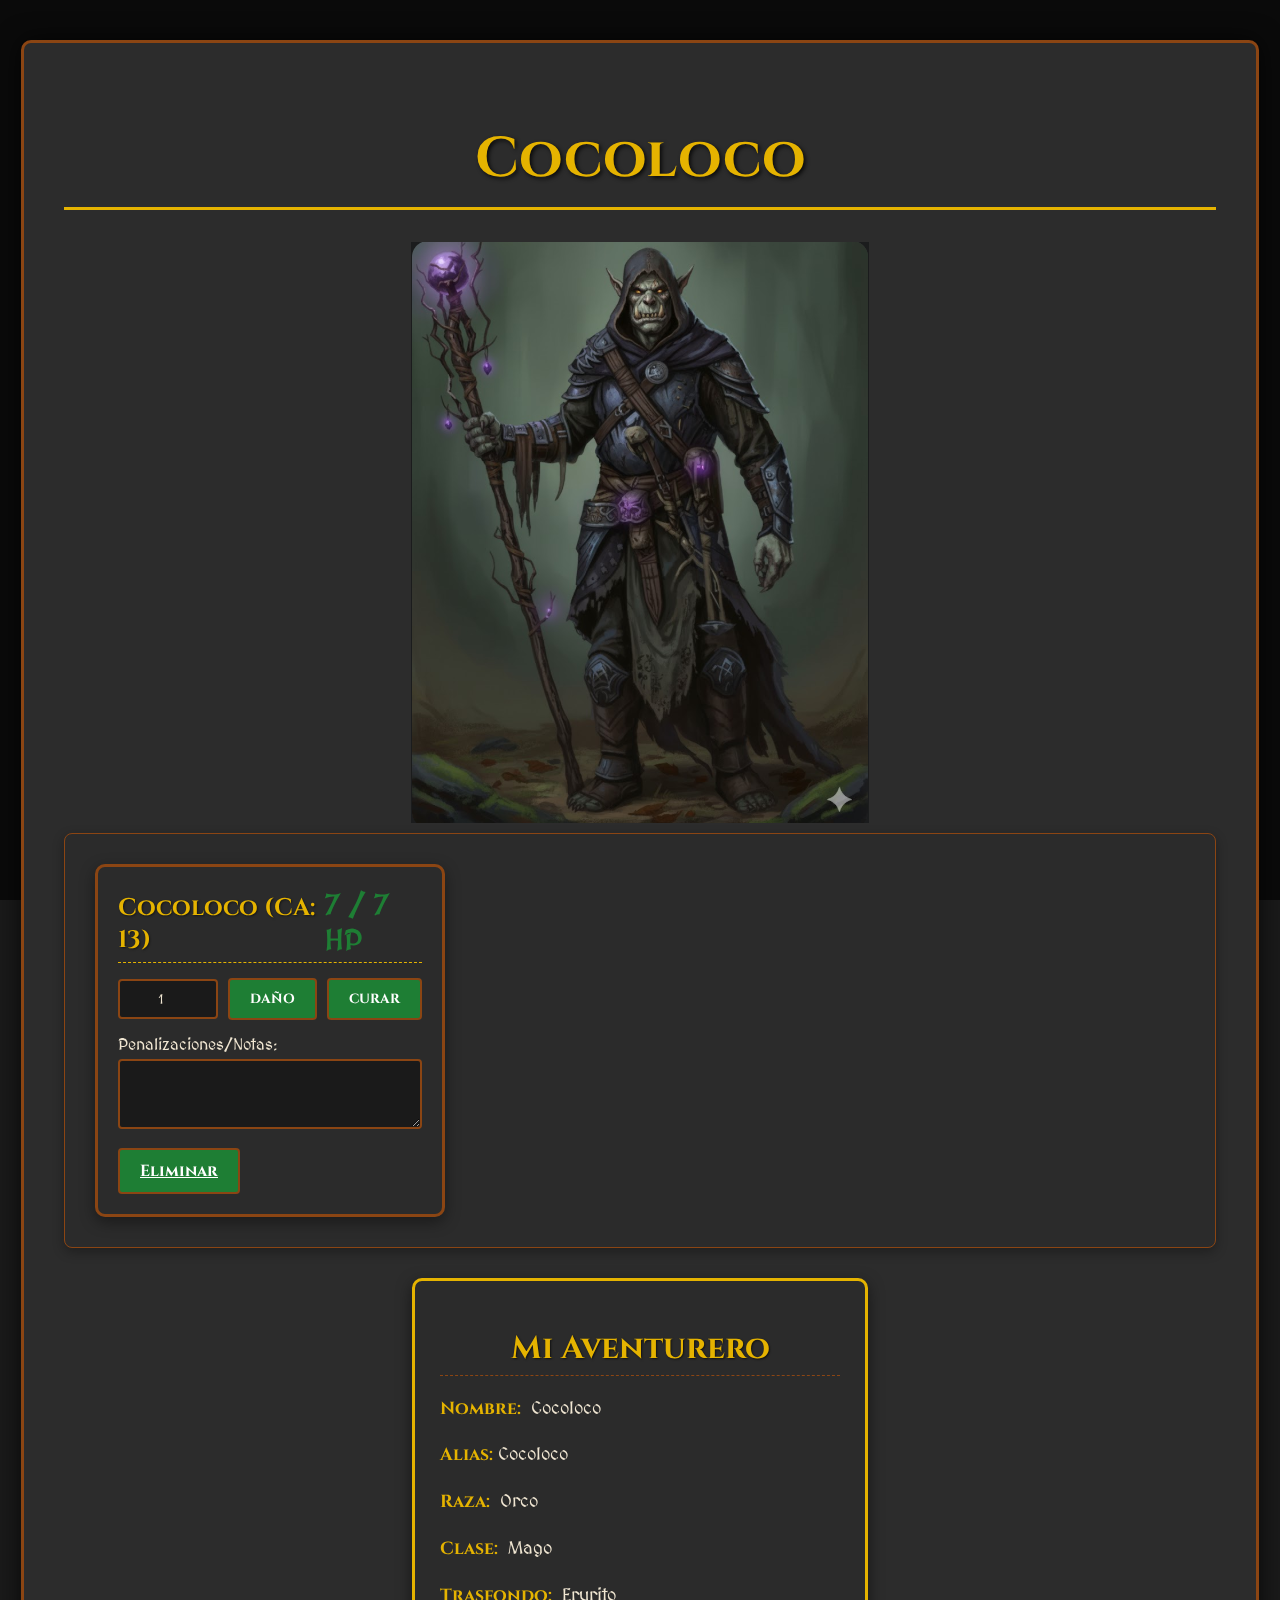
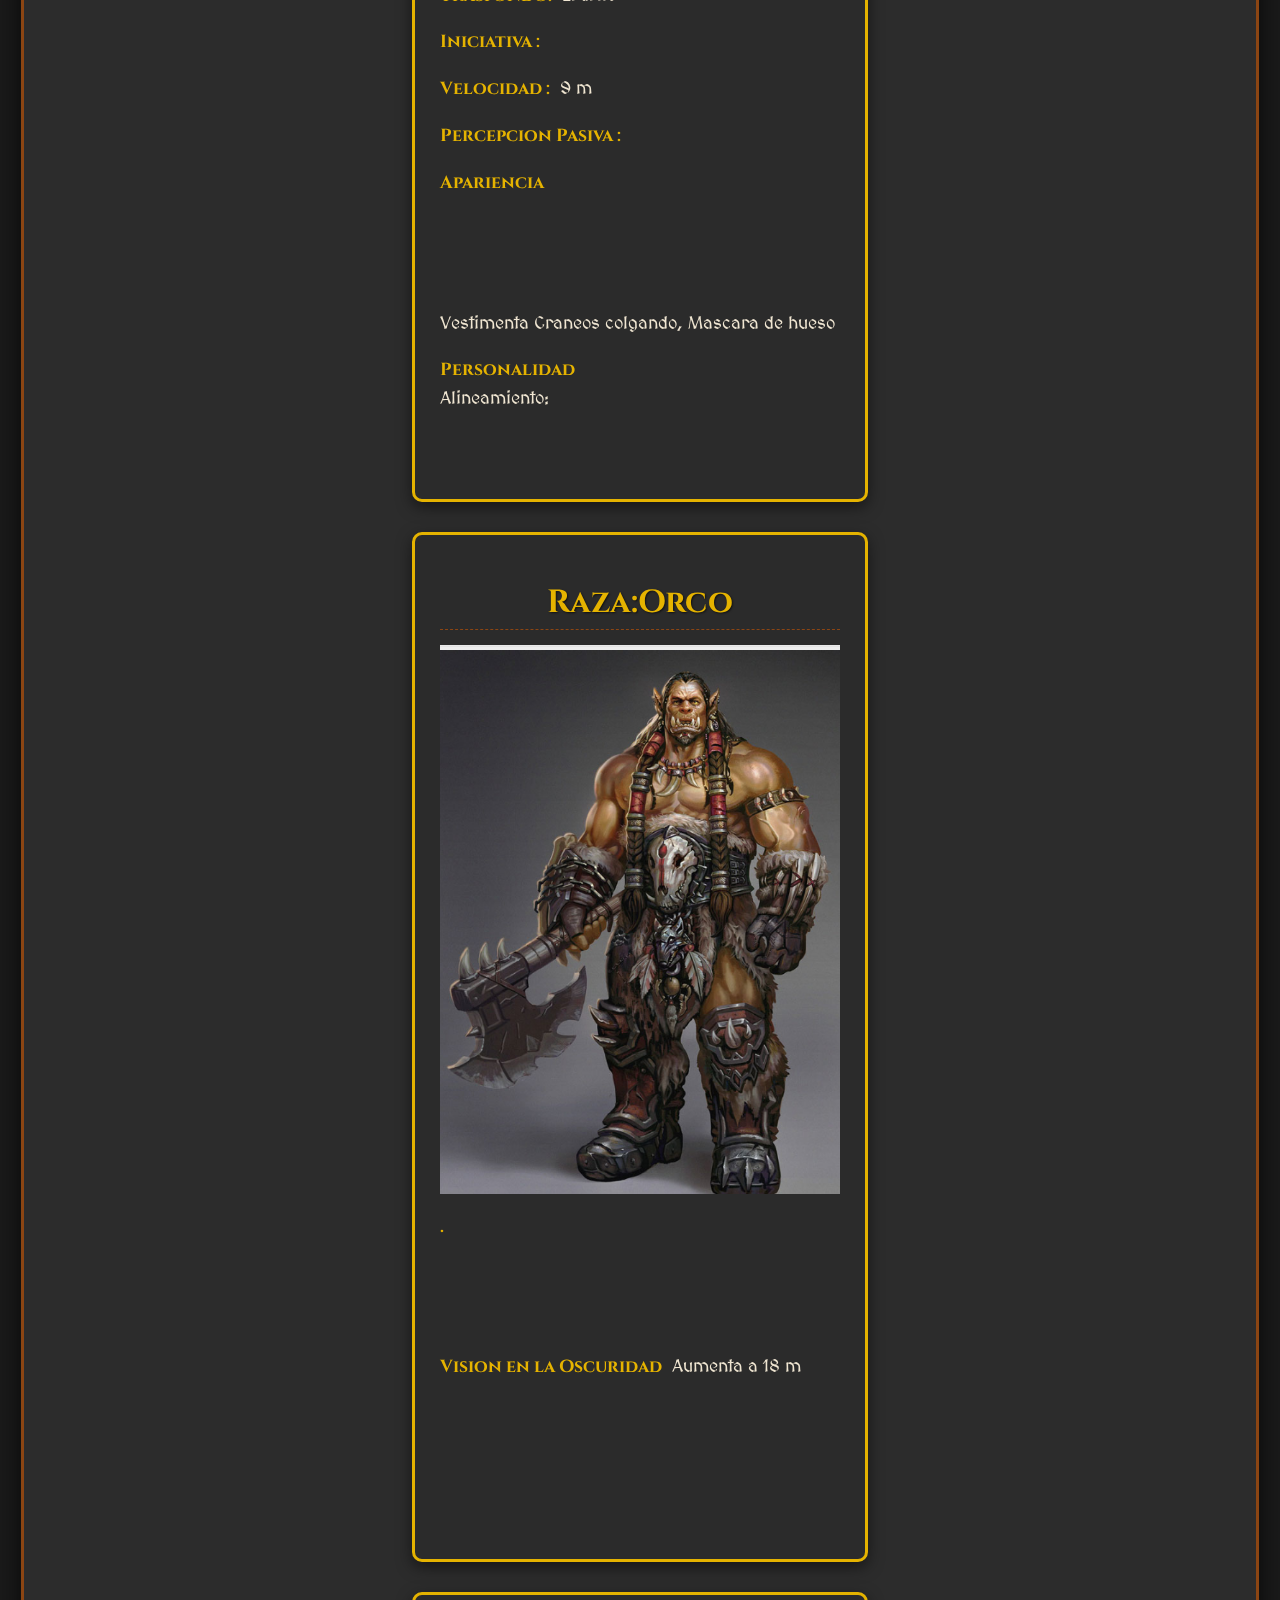
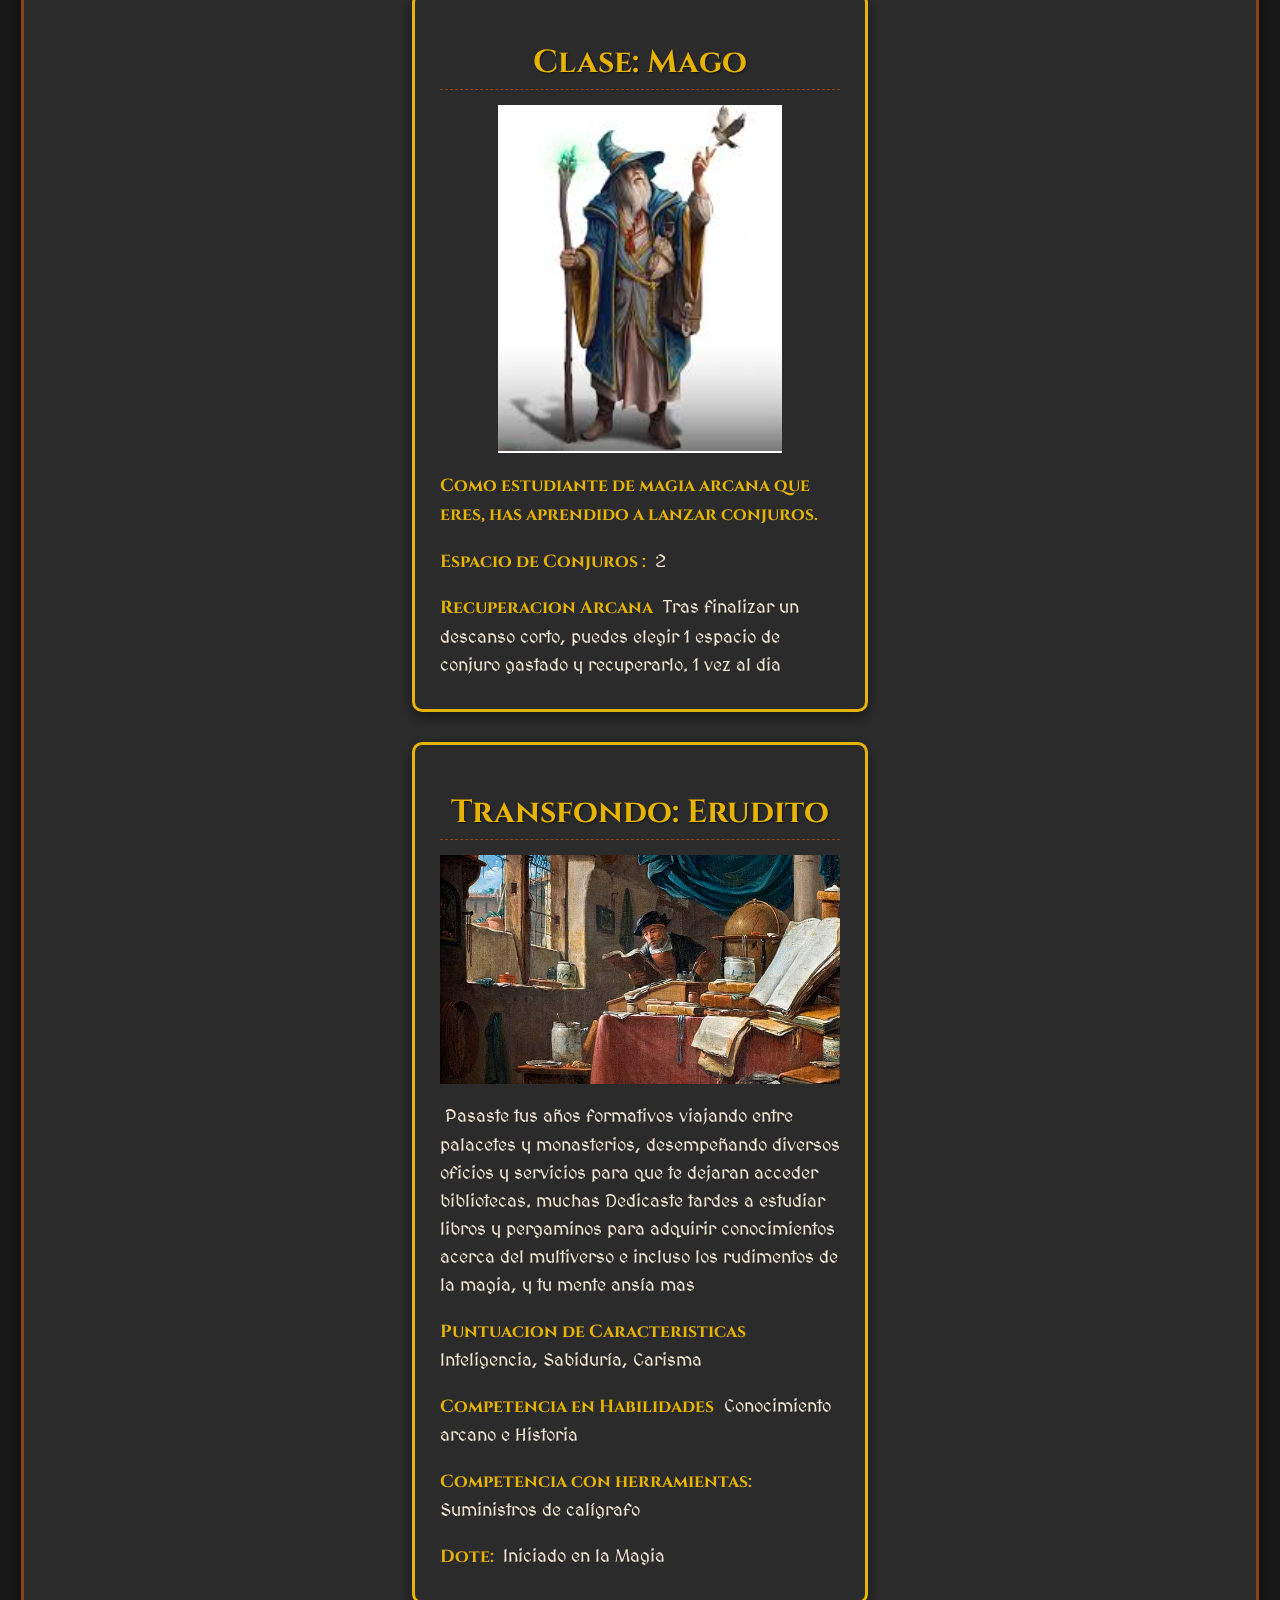
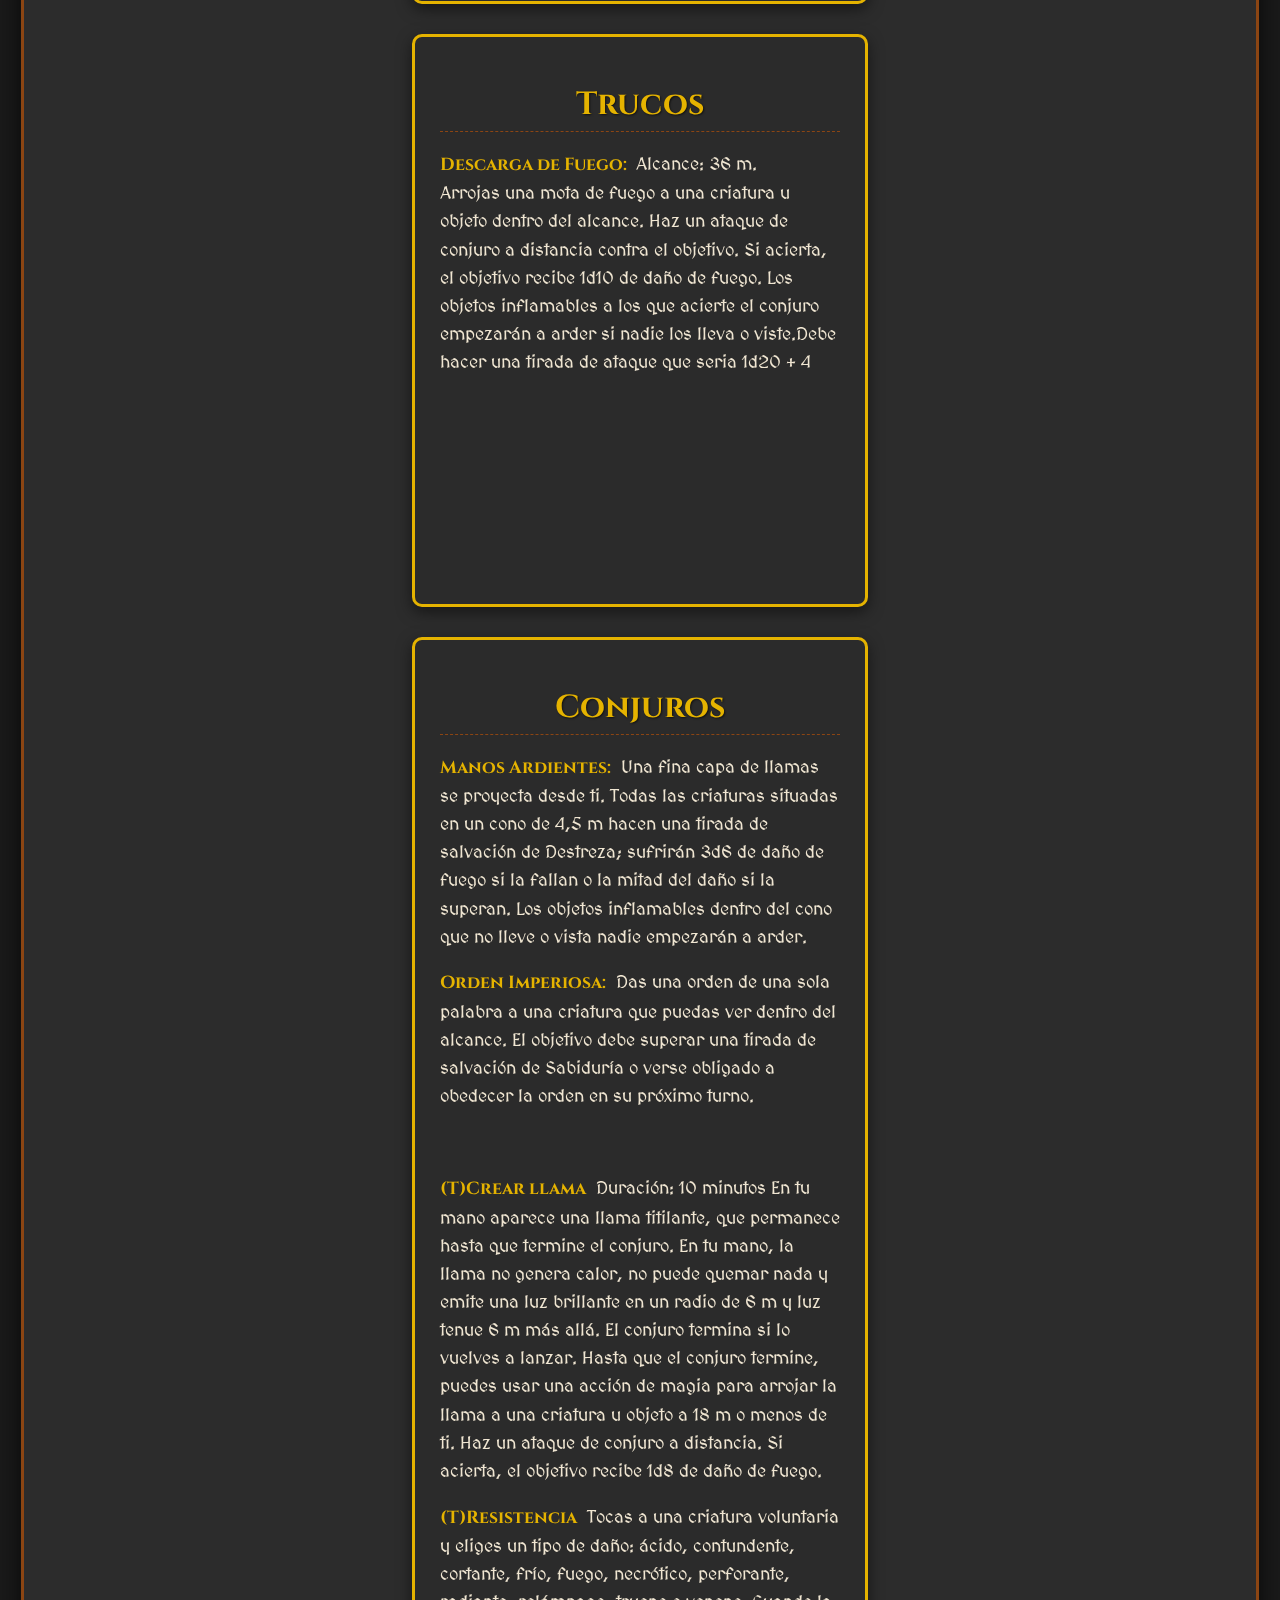
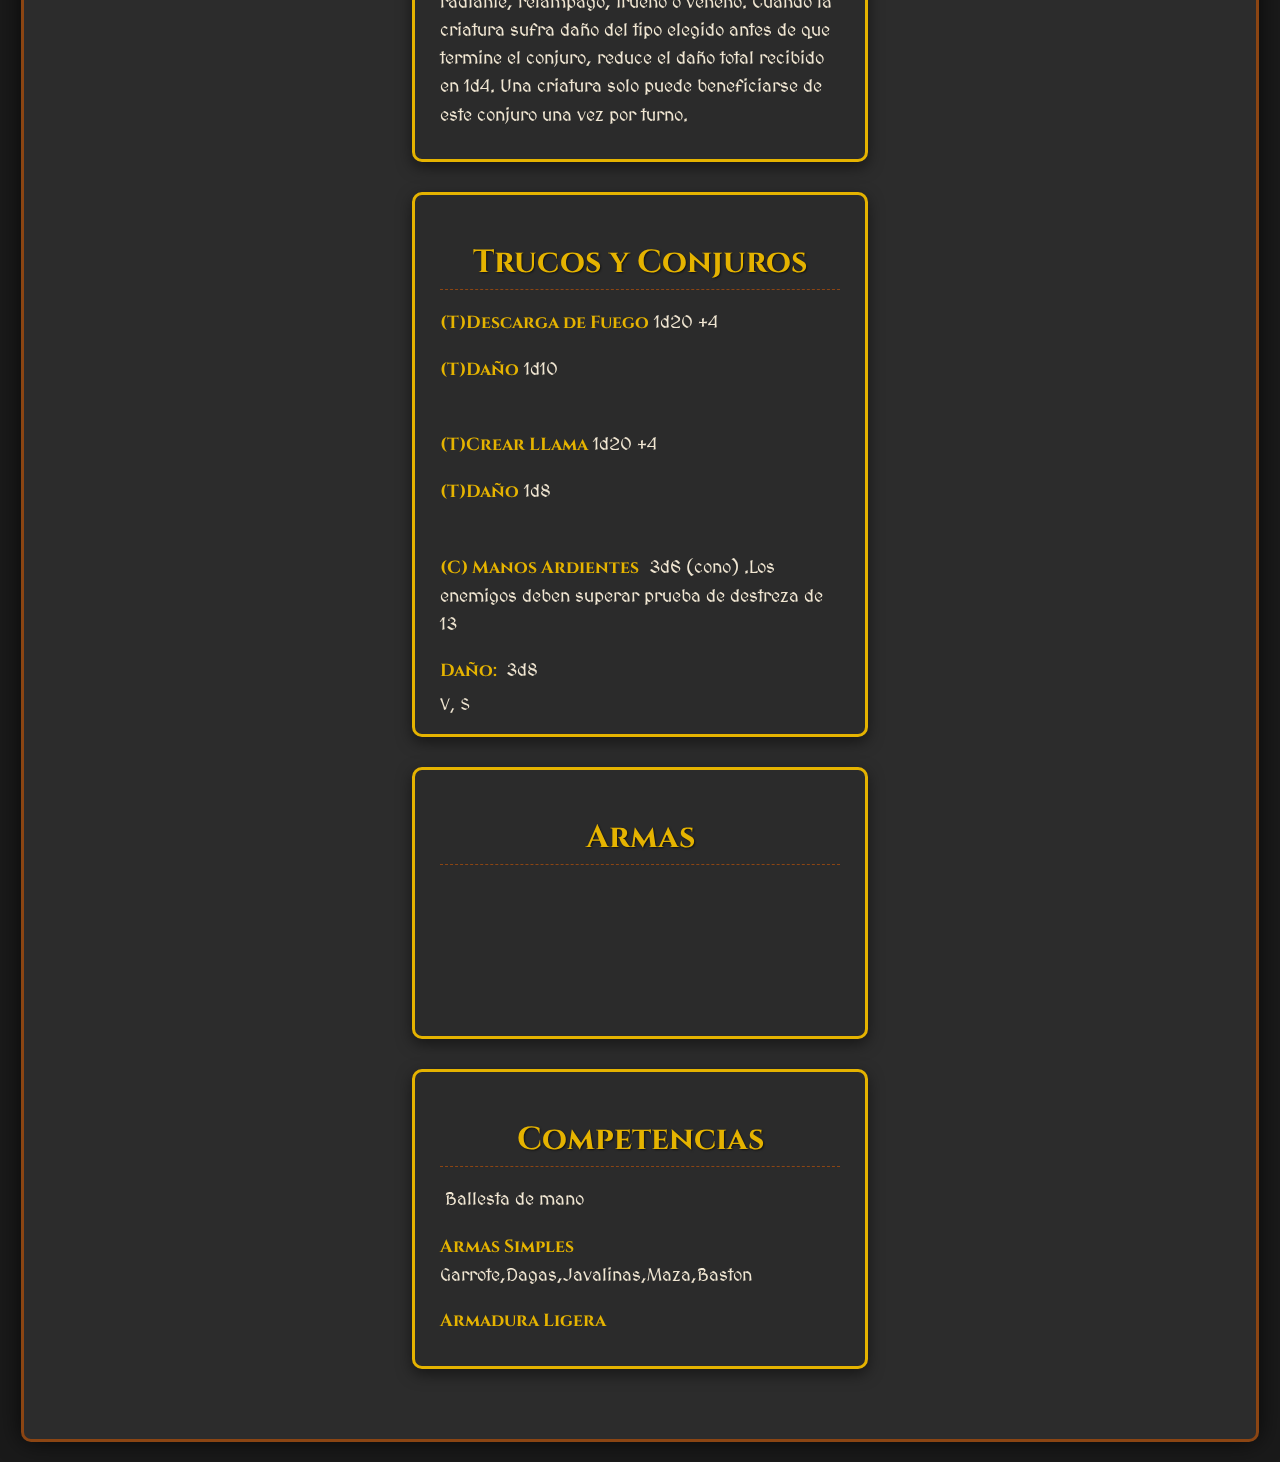
<file: Mago2.html>
<!DOCTYPE html>
<html lang="es">
<head>
    <meta charset="UTF-8">
    <meta name="viewport" content="width=device-width, initial-scale=1.0">
    <title>Cocoloco</title>
    <style>
        /* Importar fuentes de Google Fonts para un toque medieval */
        @import url('https://fonts.googleapis.com/css2?family=Cinzel:wght@400;700&family=MedievalSharp&display=swap');

        /* --- Variables de Estilo Medieval --- */
        :root {
            --bg-dark: #1a1a1a;
            --bg-medium: #2c2c2c;
            --text-light: #f0e6d2; /* Pergamino */
            --text-accent: #e5b300; /* Oro */
            --border-color: #8B4513; /* Marrón para bordes rústicos */
            --card-bg: rgba(44, 44, 44, 0.8); /* Fondo de tarjeta semitransparente */

            /* Colores específicos del rastreador ajustados al tema */
            --color-danger-medieval: #9c0f0f; /* Rojo oscuro de daño */
            --color-success-medieval: #1e7e34; /* Verde oscuro de curación */
        }

        /* --- Estilos de Fondo y Cuerpo --- */
        body {
            margin: 0;
            font-family: 'MedievalSharp', cursive; /* Fuente principal para el cuerpo */
            color: var(--text-light);
            background-color: var(--bg-dark); /* Fondo oscuro */
            display: flex;
            justify-content: center;
            align-items: flex-start; /* Alineación arriba para permitir el scroll */
            min-height: 100vh;
            background-image: url('https://via.placeholder.com/1920x1080/000000/FFFFFF?text=Fondo+DnD'); /* Imagen de fondo de D&D */
            background-size: cover;
            background-position: center;
            background-attachment: fixed; /* Hace que el fondo se quede fijo al desplazar */
            position: relative;
            overflow-y: auto;
            padding-top: 20px; /* Espacio superior para el contenido */
        }

        /* Capa de superposición para oscurecer el fondo y mejorar la legibilidad */
        .background-overlay {
            position: fixed; /* Fijo para cubrir todo el body fijo */
            top: 0;
            left: 0;
            width: 100%;
            height: 100%;
            background-color: rgba(0, 0, 0, 0.6); /* Oscurece el fondo */
            z-index: 1;
        }

        /* --- Contenedor Principal (Simula la 'Hoja de Pergamino') --- */
        .container {
            position: relative;
            z-index: 2; /* Asegura que el contenido esté por encima del overlay */
            background-color: var(--bg-medium); /* Fondo semi-oscuro para el contenedor principal */
            border: 3px solid var(--border-color); /* Borde rústico */
            border-radius: 10px;
            padding: 2.5rem;
            box-shadow: 0 0 25px rgba(0, 0, 0, 0.7);
            max-width: 1200px;
            width: 90%;
            margin: 20px auto; /* Centrado y con margen */
            text-align: center;
        }

        /* --- Estilo del Título --- */
        h1 {
            font-family: 'Cinzel', serif; /* Fuente más imponente para el título */
            font-size: 3.5rem;
            color: var(--text-accent);
            text-shadow: 2px 2px 4px rgba(0, 0, 0, 0.8);
            margin-bottom: 2rem;
            border-bottom: 3px solid var(--text-accent); /* Borde de oro */
            padding-bottom: 10px;
        }

        /* --- Formulario de Creación (CRUD: CREATE) --- */
        #create-form {
            background-color: var(--card-bg); /* Fondo de tarjeta semitransparente */
            padding: 20px;
            border-radius: 8px;
            box-shadow: 0 4px 12px rgba(0, 0, 0, 0.3);
            margin-bottom: 30px;
            display: grid;
            grid-template-columns: 1fr 1fr 1fr auto;
            gap: 15px;
            align-items: center;
            border: 1px solid var(--border-color);
        }

        #create-form input[type="text"], 
        #create-form input[type="number"] {
            padding: 10px;
            border: 2px solid var(--border-color);
            border-radius: 4px;
            width: 100%;
            box-sizing: border-box;
            background-color: var(--bg-dark);
            color: var(--text-light);
            font-family: 'MedievalSharp', cursive;
        }

        #create-form button {
            background-color: var(--color-success-medieval);
            color: white;
            padding: 10px 20px;
            border: 2px solid var(--border-color);
            border-radius: 4px;
            cursor: pointer;
            transition: background-color 0.3s;
            font-family: 'Cinzel', serif;
            font-weight: bold;
        }
        #create-form button:hover {
            background-color: var(--text-accent);
            color: var(--bg-dark);
        }

        /* --- Listado de Enemigos (CRUD: READ) --- */
        #enemy-list {
            display: grid;
            grid-template-columns: repeat(auto-fill, minmax(350px, 1fr)); /* Tarjetas más anchas */
            gap: 25px;
            padding: 10px;
        }

        .enemy-card {
            background-color: var(--card-bg);
            border: 3px solid var(--border-color);
            border-radius: 10px;
            padding: 20px;
            box-shadow: 0 5px 15px rgba(0, 0, 0, 0.4);
            transition: transform 0.2s, box-shadow 0.2s;
            text-align: left;
        }

        .enemy-card:hover {
            transform: translateY(-5px);
            box-shadow: 0 8px 20px rgba(0, 0, 0, 0.6);
        }

        .enemy-card.dead {
            border: 3px dashed var(--color-danger-medieval);
            opacity: 0.6;
            background-color: rgba(60, 0, 0, 0.7); /* Rojo oscuro semitransparente para muertos */
        }

        .enemy-header {
            display: flex;
            justify-content: space-between;
            align-items: baseline;
            margin-bottom: 15px;
            border-bottom: 1px dashed var(--text-accent);
            padding-bottom: 5px;
        }

        .enemy-name {
            font-family: 'Cinzel', serif;
            font-weight: 700;
            font-size: 1.5em;
            color: var(--text-accent);
            text-shadow: 1px 1px 2px rgba(0, 0, 0, 0.5);
        }

        .hp-text {
            font-size: 1.8em;
            font-weight: bold;
            color: var(--color-success-medieval);
        }
        .enemy-card.dead .hp-text {
            color: var(--color-danger-medieval);
        }

        .hp-controls {
            display: flex;
            gap: 10px;
            margin-top: 15px;
            margin-bottom: 15px;
            align-items: center;
        }

        .hp-controls input[type="number"] {
            width: 70px;
            padding: 8px;
            border: 2px solid var(--border-color);
            border-radius: 4px;
            text-align: center;
            background-color: var(--bg-dark);
            color: var(--text-light);
            font-family: 'MedievalSharp', cursive;
        }

        .hp-controls button {
            padding: 8px 15px;
            border: 2px solid var(--border-color);
            border-radius: 4px;
            cursor: pointer;
            font-weight: bold;
            font-family: 'Cinzel', serif;
            color: var(--text-light);
        }

        .damage-btn {
            background-color: var(--color-danger-medieval);
            transition: background-color 0.2s;
        }
        .damage-btn:hover { background-color: #ff4d4d; }

        .heal-btn {
            background-color: var(--color-success-medieval);
            transition: background-color 0.2s;
        }
        .heal-btn:hover { background-color: #4CAF50; }

        /* --- Penalizaciones y Notas --- */
        .notes-area {
            width: 100%;
            padding: 8px;
            border: 2px solid var(--border-color);
            border-radius: 4px;
            resize: vertical;
            min-height: 70px;
            box-sizing: border-box;
            margin-top: 5px;
            background-color: var(--bg-dark);
            color: var(--text-light);
            font-family: 'MedievalSharp', cursive;
        }

        .delete-btn {
            background: none;
            border: none;
            color: var(--color-danger-medieval);
            cursor: pointer;
            font-size: 1em;
            margin-top: 15px;
            display: block;
            text-decoration: underline;
            font-family: 'Cinzel', serif;
            font-weight: 700;
        }
        .delete-btn:hover {
            color: #ff4d4d;
        }
        /* --- Estilo de la Carta Estática (Sin CRUD) --- */
        .static-card {
            background-color: var(--card-bg);
            border: 3px solid var(--text-accent); /* Borde dorado para distinguirlo */
            border-radius: 10px;
            padding: 20px 25px; /* Más padding para contenido */
            box-shadow: 0 5px 15px rgba(0, 0, 0, 0.5);
            margin: 30px auto; /* Centrado y con espacio */
            max-width: 400px; /* Ancho más compacto */
            text-align: left;
            font-family: 'MedievalSharp', cursive;
        }

        .static-card h2 {
            font-family: 'Cinzel', serif;
            font-size: 2em;
            color: var(--text-accent);
            text-shadow: 1px 1px 2px rgba(0, 0, 0, 0.6);
            margin-bottom: 15px;
            border-bottom: 1px dashed var(--border-color);
            padding-bottom: 5px;
            text-align: center;
        }

        .static-card p {
            font-size: 1.1em;
            line-height: 1.6;
            margin-bottom: 10px;
            color: var(--text-light);
        }

        .static-card p strong {
            color: var(--text-accent); /* Resalta las etiquetas */
            font-family: 'Cinzel', serif;
            margin-right: 5px;
        }
        /* Responsividad básica */
        @media (max-width: 900px) {
            h1 {
                font-size: 2.5rem;
            }
            #create-form {
                grid-template-columns: 1fr; /* Una columna en pantallas más pequeñas */
            }   
            #enemy-list {
                grid-template-columns: 1fr;
            }
            .container {
                padding: 1.5rem;
            }
        }
    </style>
</head>
<body>
    <div class="background-overlay"></div>

    <div class="container">
        <h1>Cocoloco</h1>
        <img src="cocoloco.png" style="max-width: 100%; height: auto; display: block; margin: 10px auto;">
       <div id="create-form">
           <!--  <input type="text" id="enemy-name" placeholder="Nombre" required>
            <input type="number" id="enemy-hp" placeholder="Usos" required min="1">
            <input type="number" id="enemy-ac" placeholder="">
            <button onclick="createEnemy()">Añadir</button>
            !-->
            <div id="enemy-list">
                
           
        </div>
            </div>
            <div class="static-card">
            <h2>Mi Aventurero</h2>
            <p><strong>Nombre:</strong> Cocoloco</p>
            <p><strong>Alias:</strong>Cocoloco</p>
            <p><strong>Raza:</strong> Orco</p>
            <p><strong>Clase:</strong> Mago</p>
            <p><strong>Trasfondo:</strong> Erurito</p>
             <p><strong>Iniciativa :</strong> </p>
              <p><strong>Velocidad :</strong> 9 m</p>
               <p><strong>Percepcion Pasiva : </strong></p>
                

            <p><strong>Apariencia</strong>
                <br>
                <br>
                <br>
                <br>
                <br>Vestimenta Craneos colgando, Mascara de hueso
                <p><strong>Personalidad</strong>
                <br>Alineamiento: 
                <br>             
                <br>
                <br>
            </p>
            </div>
            <div class="static-card">
            <h2>Raza:Orco</h2>
                <img src="orco.png" style="max-width: 100%; height: auto; display: block; margin: 10px auto;">
            <p><strong>.</strong> </p>
            <p><strong></strong> 
 </p>
<p><strong></strong>   </p>
            <p><strong>Vision en la Oscuridad</strong> Aumenta a 18 m</p>
            <p><strong></strong>  </p>
            <p><strong></strong>   </p>
            <p><strong></strong> </p>
            
                
            </p>
              
        </div>
        <div class="static-card">
            <h2>Clase: Mago</h2>
            
            <img src="mago.png" style="max-width: 100%; height: auto; display: block; margin: 10px auto;">
            <p><strong>Como estudiante de magia arcana que eres, has aprendido 
a lanzar conjuros.</strong></p>
            <p><strong>Espacio de Conjuros : </strong>2 </p>
            <p><strong> Recuperacion Arcana</strong>  Tras finalizar un descanso corto, 
puedes elegir 1 espacio de conjuro gastado y recuperarlo. 1 vez al dia
            </p>
            </div>


         <div class="static-card">
            <h2>Transfondo: Erudito</h2>
           
            <img src="erudito.jpg" style="max-width: 100%; height: auto; display: block; margin: 10px auto;">
<p><strong>  </strong>Pasaste tus años formativos viajando entre palacetes 
y monasterios, desempeñando diversos oficios y servicios 
para que te dejaran acceder 
bibliotecas. 
muchas 
Dedicaste 
tardes a estudiar libros y pergaminos para 
adquirir conocimientos acerca del multiverso e incluso 
los rudimentos de la magia, y tu mente ansía mas</p>
<p><strong>Puntuacion de Caracteristicas</strong> Inteligencia, Sabiduría, Carisma</p>
<p><strong>Competencia en Habilidades</strong>  Conocimiento arcano e Historia  </p>
            <p><strong>Competencia con herramientas: </strong> Suministros de calígrafo</p>
            <p><strong>Dote: </strong> Iniciado en la Magia</p>
            
           
            
           
            </div>
             <div class="static-card">
            <h2>Trucos</h2>
            <p><strong>Descarga de Fuego: </strong> Alcance: 36 m.  <br>
                Arrojas una mota de fuego a una criatura u objeto dentro 
del alcance. Haz un ataque de conjuro a distancia contra 
el objetivo. Si acierta, el objetivo recibe 1d10 de daño de 
fuego. Los objetos inflamables a los que acierte el conjuro 
empezarán a arder si nadie los lleva o viste.Debe hacer una tirada de ataque que seria 
1d20 + 4
 </p>
            <p><strong> </strong> 
 </p>
 <p> <strong></strong> </p>
        
<p><strong></strong> <br>
    
<br>
 <strong></strong> 


            </div>
<div class="static-card">
            <h2>Conjuros</h2>       
        <p><strong>Manos Ardientes:</strong> Una fina capa de llamas se proyecta desde ti. Todas las 
criaturas situadas en un cono de 4,5 m hacen una tirada 
de salvación de Destreza; sufrirán 3d6 de daño de fuego 
si la fallan o la mitad del daño si la superan. 
Los objetos inflamables dentro del cono que no lleve 
o vista nadie empezarán a arder.  </p>
 <p><strong>Orden Imperiosa:</strong> Das una orden de una sola palabra a una criatura que 
puedas ver dentro del alcance. El objetivo debe superar 
una tirada de salvación de Sabiduría o verse obligado 
a obedecer la orden en su próximo turno. </p>
            </p>
            <p><strong></strong>  </p>


             
            <p><strong>(T)Crear llama</strong> Duración: 10 minutos 
En tu mano aparece una llama titilante, que permanece 
hasta que termine el conjuro. En tu mano, la llama no 
genera calor, no puede quemar nada y emite una luz 
brillante en un radio de 6 m y luz tenue 6 m más allá. 
El conjuro termina si lo vuelves a lanzar. 
Hasta que el conjuro termine, puedes usar una acción 
de magia para arrojar la llama a una criatura u objeto 
a 18 m o menos de ti. Haz un ataque de conjuro a distancia. 
Si acierta, el objetivo recibe 1d8 de daño de fuego.  </p>

 <p><strong>(T)Resistencia</strong> 
        Tocas a una criatura voluntaria y eliges un tipo de daño: 
ácido, contundente, cortante, frío, fuego, necrótico, 
perforante, radiante, relámpago, trueno o veneno. 
Cuando la criatura sufra daño del tipo elegido antes de 
que termine el conjuro, reduce el daño total recibido en 
1d4. Una criatura solo puede beneficiarse de este conjuro 
una vez por turno. </p>
       </div>
            
             <div class="static-card">
             <h2>Trucos y Conjuros</h2>
           
<p><strong>(T)Descarga de Fuego</strong>1d20 +4</p>
<p><strong>(T)Daño</strong>1d10</p><br>

<p><strong>(T)Crear LLama</strong>1d20 +4</p>
<p><strong>(T)Daño</strong>1d8</p><br>
                 
<p><strong>(C) Manos Ardientes</strong> 3d6 (cono) .Los enemigos deben superar prueba de destreza de 13  </p>
<p><strong>Daño: </strong>3d8 </p> V, S 

            
            </div>
            <div class="static-card">
                 <h2>Armas</h2>
           
<p><strong></strong> </p>
<p><strong></strong></p>
<p><strong></strong> </p>
            
            </div>
             <div class="static-card">
                 <h2>Competencias</h2>
           
<p><strong> </strong> Ballesta de mano</p>
<p><strong>Armas Simples</strong> Garrote,Dagas,Javalinas,Maza,Baston</p>
<p><strong>Armadura Ligera</strong> </p>
            
            </div>
            
           
            
           
            </div>
        </div>
           
             
    </div>
    

    <script>
        let enemies = [];
        let enemyId = 0;
        const enemyList = document.getElementById('enemy-list');

        // Función para crear un nuevo enemigo (CRUD: CREATE)
        function createEnemy() {
            const nameInput = document.getElementById('enemy-name');
            const hpInput = document.getElementById('enemy-hp');
            const acInput = document.getElementById('enemy-ac');

            const name = nameInput.value.trim();
            const maxHp = parseInt(hpInput.value);
            const ac = acInput.value ? parseInt(acInput.value) : 'N/A';
            
            if (!name || isNaN(maxHp) || maxHp <= 0) {
                alert('Por favor, ingresa un nombre y un HP válido (> 0).');
                return;
            }

            const newEnemy = {
                id: enemyId++,
                name: name,
                currentHp: maxHp,
                maxHp: maxHp,
                ac: ac,
                notes: ''
            };

            enemies.push(newEnemy);
            renderEnemies();

            // Limpiar formulario
            nameInput.value = '';
            hpInput.value = '';
            acInput.value = '';
        }

        // Función para renderizar la lista completa de enemigos (CRUD: READ)
        function renderEnemies() {
            enemyList.innerHTML = ''; // Limpia la lista actual
            
            enemies.forEach(enemy => {
                const isDead = enemy.currentHp <= 0;
                
                const card = document.createElement('div');
                card.className = `enemy-card ${isDead ? 'dead' : ''}`;
                card.id = `enemy-${enemy.id}`;
                
                // Contenido de la tarjeta
                card.innerHTML = `
                    <div class="enemy-header">
                        <span class="enemy-name">${enemy.name} (CA: ${enemy.ac})</span>
                        <span class="hp-text">${enemy.currentHp} / ${enemy.maxHp} HP</span>
                    </div>

                    <div class="hp-controls">
                        <input type="number" id="damage-amount-${enemy.id}" value="1" min="1" max="99">
                        <button class="damage-btn" onclick="updateHp(${enemy.id}, -1)">DAÑO</button>
                        <button class="heal-btn" onclick="updateHp(${enemy.id}, 1)">CURAR</button>
                    </div>

                    <label for="notes-${enemy.id}">Penalizaciones/Notas:</label>
                    <textarea 
                        id="notes-${enemy.id}" 
                        class="notes-area" 
                        onchange="updateNotes(${enemy.id}, this.value)"
                    >${enemy.notes}</textarea>

                    <button class="delete-btn" onclick="deleteEnemy(${enemy.id})">Eliminar</button>
                `;
                
                enemyList.appendChild(card);
            });
            
        }

        // Función para actualizar HP (CRUD: UPDATE - HP)
        function updateHp(id, sign) {
            const enemy = enemies.find(e => e.id === id);
            if (!enemy) return;
            
            const amountInput = document.getElementById(`damage-amount-${id}`);
            const amount = parseInt(amountInput.value) || 1;
            
            enemy.currentHp += amount * sign; // Si sign es -1, resta; si es 1, suma
            
            // Límite de HP (no puede exceder el máximo)
            if (enemy.currentHp > enemy.maxHp) {
                enemy.currentHp = enemy.maxHp;
            }

            // Límite de HP (muerto si es 0 o menos)
            if (enemy.currentHp < 0) {
                enemy.currentHp = 0;
            }
            
            renderEnemies(); // Volver a dibujar la interfaz
        }

        // Función para actualizar notas (CRUD: UPDATE - Notes)
        function updateNotes(id, notes) {
            const enemy = enemies.find(e => e.id === id);
            if (enemy) {
                enemy.notes = notes;
            }
        }

        // Función para eliminar un enemigo (CRUD: DELETE)
        function deleteEnemy(id) {
            if (confirm('¿Eliminar?')) {
                enemies = enemies.filter(e => e.id !== id);
                renderEnemies();
            }
        }

        // Función auxiliar para inicializar
        function createEnemyWithData(name, hp, ac) {
            const newEnemy = {
                id: enemyId++,
                name: name,
                currentHp: hp,
                maxHp: hp,
                ac: ac,
                notes: ''
            };
            enemies.push(newEnemy);
        }

        // Inicializar con los 4 guardias
        function initialize() {
            createEnemyWithData("Cocoloco", 7, 13);
            
            renderEnemies(); // Renderiza por primera vez
        }

        initialize(); // Carga inicial
    </script>
</body>
</html>
</file>
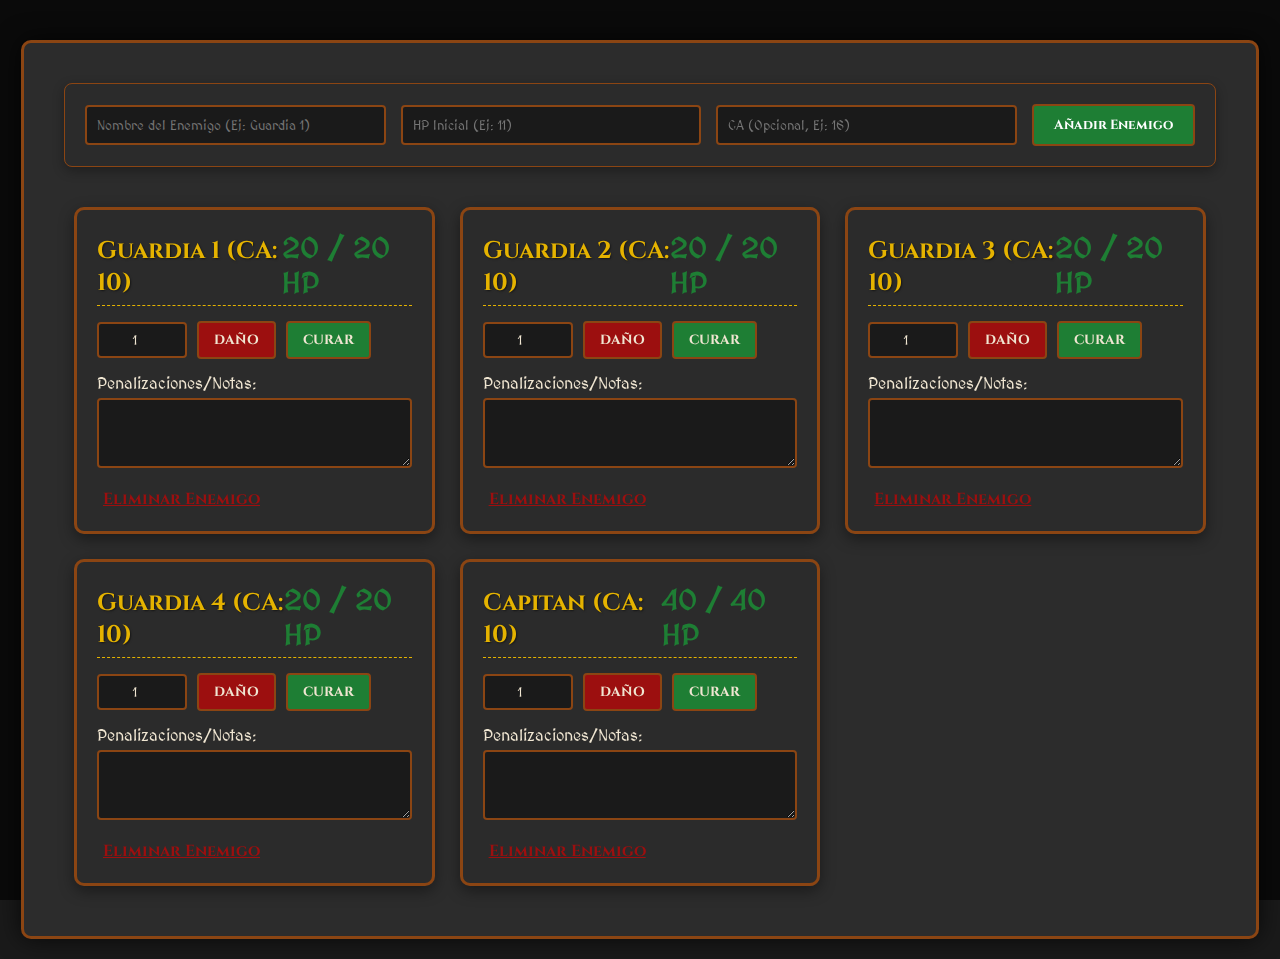
<file: Master.html>
<!DOCTYPE html>
<html lang="es">
<head>
    <meta charset="UTF-8">
    <meta name="viewport" content="width=device-width, initial-scale=1.0">
    <title>Rastreador de Combate D&D 5e - Temática Medieval</title>
    <style>
        /* Importar fuentes de Google Fonts para un toque medieval */
        @import url('https://fonts.googleapis.com/css2?family=Cinzel:wght@400;700&family=MedievalSharp&display=swap');

        /* --- Variables de Estilo Medieval --- */
        :root {
            --bg-dark: #1a1a1a;
            --bg-medium: #2c2c2c;
            --text-light: #f0e6d2; /* Pergamino */
            --text-accent: #e5b300; /* Oro */
            --border-color: #8B4513; /* Marrón para bordes rústicos */
            --card-bg: rgba(44, 44, 44, 0.8); /* Fondo de tarjeta semitransparente */

            /* Colores específicos del rastreador ajustados al tema */
            --color-danger-medieval: #9c0f0f; /* Rojo oscuro de daño */
            --color-success-medieval: #1e7e34; /* Verde oscuro de curación */
        }

        /* --- Estilos de Fondo y Cuerpo --- */
        body {
            margin: 0;
            font-family: 'MedievalSharp', cursive; /* Fuente principal para el cuerpo */
            color: var(--text-light);
            background-color: var(--bg-dark); /* Fondo oscuro */
            display: flex;
            justify-content: center;
            align-items: flex-start; /* Alineación arriba para permitir el scroll */
            min-height: 100vh;
            background-image: url('https://via.placeholder.com/1920x1080/000000/FFFFFF?text=Fondo+DnD'); /* Imagen de fondo de D&D */
            background-size: cover;
            background-position: center;
            background-attachment: fixed; /* Hace que el fondo se quede fijo al desplazar */
            position: relative;
            overflow-y: auto;
            padding-top: 20px; /* Espacio superior para el contenido */
        }

        /* Capa de superposición para oscurecer el fondo y mejorar la legibilidad */
        .background-overlay {
            position: fixed; /* Fijo para cubrir todo el body fijo */
            top: 0;
            left: 0;
            width: 100%;
            height: 100%;
            background-color: rgba(0, 0, 0, 0.6); /* Oscurece el fondo */
            z-index: 1;
        }

        /* --- Contenedor Principal (Simula la 'Hoja de Pergamino') --- */
        .container {
            position: relative;
            z-index: 2; /* Asegura que el contenido esté por encima del overlay */
            background-color: var(--bg-medium); /* Fondo semi-oscuro para el contenedor principal */
            border: 3px solid var(--border-color); /* Borde rústico */
            border-radius: 10px;
            padding: 2.5rem;
            box-shadow: 0 0 25px rgba(0, 0, 0, 0.7);
            max-width: 1200px;
            width: 90%;
            margin: 20px auto; /* Centrado y con margen */
            text-align: center;
        }

        /* --- Estilo del Título --- */
        h1 {
            font-family: 'Cinzel', serif; /* Fuente más imponente para el título */
            font-size: 3.5rem;
            color: var(--text-accent);
            text-shadow: 2px 2px 4px rgba(0, 0, 0, 0.8);
            margin-bottom: 2rem;
            border-bottom: 3px solid var(--text-accent); /* Borde de oro */
            padding-bottom: 10px;
        }

        /* --- Formulario de Creación (CRUD: CREATE) --- */
        #create-form {
            background-color: var(--card-bg); /* Fondo de tarjeta semitransparente */
            padding: 20px;
            border-radius: 8px;
            box-shadow: 0 4px 12px rgba(0, 0, 0, 0.3);
            margin-bottom: 30px;
            display: grid;
            grid-template-columns: 1fr 1fr 1fr auto;
            gap: 15px;
            align-items: center;
            border: 1px solid var(--border-color);
        }

        #create-form input[type="text"], 
        #create-form input[type="number"] {
            padding: 10px;
            border: 2px solid var(--border-color);
            border-radius: 4px;
            width: 100%;
            box-sizing: border-box;
            background-color: var(--bg-dark);
            color: var(--text-light);
            font-family: 'MedievalSharp', cursive;
        }

        #create-form button {
            background-color: var(--color-success-medieval);
            color: white;
            padding: 10px 20px;
            border: 2px solid var(--border-color);
            border-radius: 4px;
            cursor: pointer;
            transition: background-color 0.3s;
            font-family: 'Cinzel', serif;
            font-weight: bold;
        }
        #create-form button:hover {
            background-color: var(--text-accent);
            color: var(--bg-dark);
        }

        /* --- Listado de Enemigos (CRUD: READ) --- */
        #enemy-list {
            display: grid;
            grid-template-columns: repeat(auto-fill, minmax(350px, 1fr)); /* Tarjetas más anchas */
            gap: 25px;
            padding: 10px;
        }

        .enemy-card {
            background-color: var(--card-bg);
            border: 3px solid var(--border-color);
            border-radius: 10px;
            padding: 20px;
            box-shadow: 0 5px 15px rgba(0, 0, 0, 0.4);
            transition: transform 0.2s, box-shadow 0.2s;
            text-align: left;
        }

        .enemy-card:hover {
            transform: translateY(-5px);
            box-shadow: 0 8px 20px rgba(0, 0, 0, 0.6);
        }

        .enemy-card.dead {
            border: 3px dashed var(--color-danger-medieval);
            opacity: 0.6;
            background-color: rgba(60, 0, 0, 0.7); /* Rojo oscuro semitransparente para muertos */
        }

        .enemy-header {
            display: flex;
            justify-content: space-between;
            align-items: baseline;
            margin-bottom: 15px;
            border-bottom: 1px dashed var(--text-accent);
            padding-bottom: 5px;
        }

        .enemy-name {
            font-family: 'Cinzel', serif;
            font-weight: 700;
            font-size: 1.5em;
            color: var(--text-accent);
            text-shadow: 1px 1px 2px rgba(0, 0, 0, 0.5);
        }

        .hp-text {
            font-size: 1.8em;
            font-weight: bold;
            color: var(--color-success-medieval);
        }
        .enemy-card.dead .hp-text {
            color: var(--color-danger-medieval);
        }

        .hp-controls {
            display: flex;
            gap: 10px;
            margin-top: 15px;
            margin-bottom: 15px;
            align-items: center;
        }

        .hp-controls input[type="number"] {
            width: 70px;
            padding: 8px;
            border: 2px solid var(--border-color);
            border-radius: 4px;
            text-align: center;
            background-color: var(--bg-dark);
            color: var(--text-light);
            font-family: 'MedievalSharp', cursive;
        }

        .hp-controls button {
            padding: 8px 15px;
            border: 2px solid var(--border-color);
            border-radius: 4px;
            cursor: pointer;
            font-weight: bold;
            font-family: 'Cinzel', serif;
            color: var(--text-light);
        }

        .damage-btn {
            background-color: var(--color-danger-medieval);
            transition: background-color 0.2s;
        }
        .damage-btn:hover { background-color: #ff4d4d; }

        .heal-btn {
            background-color: var(--color-success-medieval);
            transition: background-color 0.2s;
        }
        .heal-btn:hover { background-color: #4CAF50; }

        /* --- Penalizaciones y Notas --- */
        .notes-area {
            width: 100%;
            padding: 8px;
            border: 2px solid var(--border-color);
            border-radius: 4px;
            resize: vertical;
            min-height: 70px;
            box-sizing: border-box;
            margin-top: 5px;
            background-color: var(--bg-dark);
            color: var(--text-light);
            font-family: 'MedievalSharp', cursive;
        }

        .delete-btn {
            background: none;
            border: none;
            color: var(--color-danger-medieval);
            cursor: pointer;
            font-size: 1em;
            margin-top: 15px;
            display: block;
            text-decoration: underline;
            font-family: 'Cinzel', serif;
            font-weight: 700;
        }
        .delete-btn:hover {
            color: #ff4d4d;
        }
        
        /* Responsividad básica */
        @media (max-width: 900px) {
            h1 {
                font-size: 2.5rem;
            }
            #create-form {
                grid-template-columns: 1fr; /* Una columna en pantallas más pequeñas */
            }
            #enemy-list {
                grid-template-columns: 1fr;
            }
            .container {
                padding: 1.5rem;
            }
        }
    </style>
</head>
<body>
    <div class="background-overlay"></div>

    <div class="container">
      

        <div id="create-form">
            <input type="text" id="enemy-name" placeholder="Nombre del Enemigo (Ej: Guardia 1)" required>
            <input type="number" id="enemy-hp" placeholder="HP Inicial (Ej: 11)" required min="1">
            <input type="number" id="enemy-ac" placeholder="CA (Opcional, Ej: 16)">
            <button onclick="createEnemy()">Añadir Enemigo</button>
        </div>

        <div id="enemy-list">
            </div>
    </div>

    <script>
        let enemies = [];
        let enemyId = 0;
        const enemyList = document.getElementById('enemy-list');

        // Función para crear un nuevo enemigo (CRUD: CREATE)
        function createEnemy() {
            const nameInput = document.getElementById('enemy-name');
            const hpInput = document.getElementById('enemy-hp');
            const acInput = document.getElementById('enemy-ac');

            const name = nameInput.value.trim();
            const maxHp = parseInt(hpInput.value);
            const ac = acInput.value ? parseInt(acInput.value) : 'N/A';
            
            if (!name || isNaN(maxHp) || maxHp <= 0) {
                alert('Por favor, ingresa un nombre y un HP válido (> 0).');
                return;
            }

            const newEnemy = {
                id: enemyId++,
                name: name,
                currentHp: maxHp,
                maxHp: maxHp,
                ac: ac,
                notes: ''
            };

            enemies.push(newEnemy);
            renderEnemies();

            // Limpiar formulario
            nameInput.value = '';
            hpInput.value = '';
            acInput.value = '';
        }

        // Función para renderizar la lista completa de enemigos (CRUD: READ)
        function renderEnemies() {
            enemyList.innerHTML = ''; // Limpia la lista actual
            
            enemies.forEach(enemy => {
                const isDead = enemy.currentHp <= 0;
                
                const card = document.createElement('div');
                card.className = `enemy-card ${isDead ? 'dead' : ''}`;
                card.id = `enemy-${enemy.id}`;
                
                // Contenido de la tarjeta
                card.innerHTML = `
                    <div class="enemy-header">
                        <span class="enemy-name">${enemy.name} (CA: ${enemy.ac})</span>
                        <span class="hp-text">${enemy.currentHp} / ${enemy.maxHp} HP</span>
                    </div>

                    <div class="hp-controls">
                        <input type="number" id="damage-amount-${enemy.id}" value="1" min="1" max="99">
                        <button class="damage-btn" onclick="updateHp(${enemy.id}, -1)">DAÑO</button>
                        <button class="heal-btn" onclick="updateHp(${enemy.id}, 1)">CURAR</button>
                    </div>

                    <label for="notes-${enemy.id}">Penalizaciones/Notas:</label>
                    <textarea 
                        id="notes-${enemy.id}" 
                        class="notes-area" 
                        onchange="updateNotes(${enemy.id}, this.value)"
                    >${enemy.notes}</textarea>

                    <button class="delete-btn" onclick="deleteEnemy(${enemy.id})">Eliminar Enemigo</button>
                `;
                
                enemyList.appendChild(card);
            });
        }

        // Función para actualizar HP (CRUD: UPDATE - HP)
        function updateHp(id, sign) {
            const enemy = enemies.find(e => e.id === id);
            if (!enemy) return;
            
            const amountInput = document.getElementById(`damage-amount-${id}`);
            const amount = parseInt(amountInput.value) || 1;
            
            enemy.currentHp += amount * sign; // Si sign es -1, resta; si es 1, suma
            
            // Límite de HP (no puede exceder el máximo)
            if (enemy.currentHp > enemy.maxHp) {
                enemy.currentHp = enemy.maxHp;
            }

            // Límite de HP (muerto si es 0 o menos)
            if (enemy.currentHp < 0) {
                enemy.currentHp = 0;
            }
            
            renderEnemies(); // Volver a dibujar la interfaz
        }

        // Función para actualizar notas (CRUD: UPDATE - Notes)
        function updateNotes(id, notes) {
            const enemy = enemies.find(e => e.id === id);
            if (enemy) {
                enemy.notes = notes;
            }
        }

        // Función para eliminar un enemigo (CRUD: DELETE)
        function deleteEnemy(id) {
            if (confirm('¿Estás seguro de que quieres eliminar a este enemigo?')) {
                enemies = enemies.filter(e => e.id !== id);
                renderEnemies();
            }
        }

        // Función auxiliar para inicializar
        function createEnemyWithData(name, hp, ac) {
            const newEnemy = {
                id: enemyId++,
                name: name,
                currentHp: hp,
                maxHp: hp,
                ac: ac,
                notes: ''
            };
            enemies.push(newEnemy);
        }

        // Inicializar con los 4 guardias
        function initialize() {
            createEnemyWithData("Guardia 1", 20, 10);
            createEnemyWithData("Guardia 2", 20, 10);
            createEnemyWithData("Guardia 3", 20, 10);
            createEnemyWithData("Guardia 4", 20, 10);
            createEnemyWithData("Capitan", 40, 10); // Líder con más HP
            renderEnemies(); // Renderiza por primera vez
        }

        initialize(); // Carga inicial
    </script>
</body>
</html>
</file>
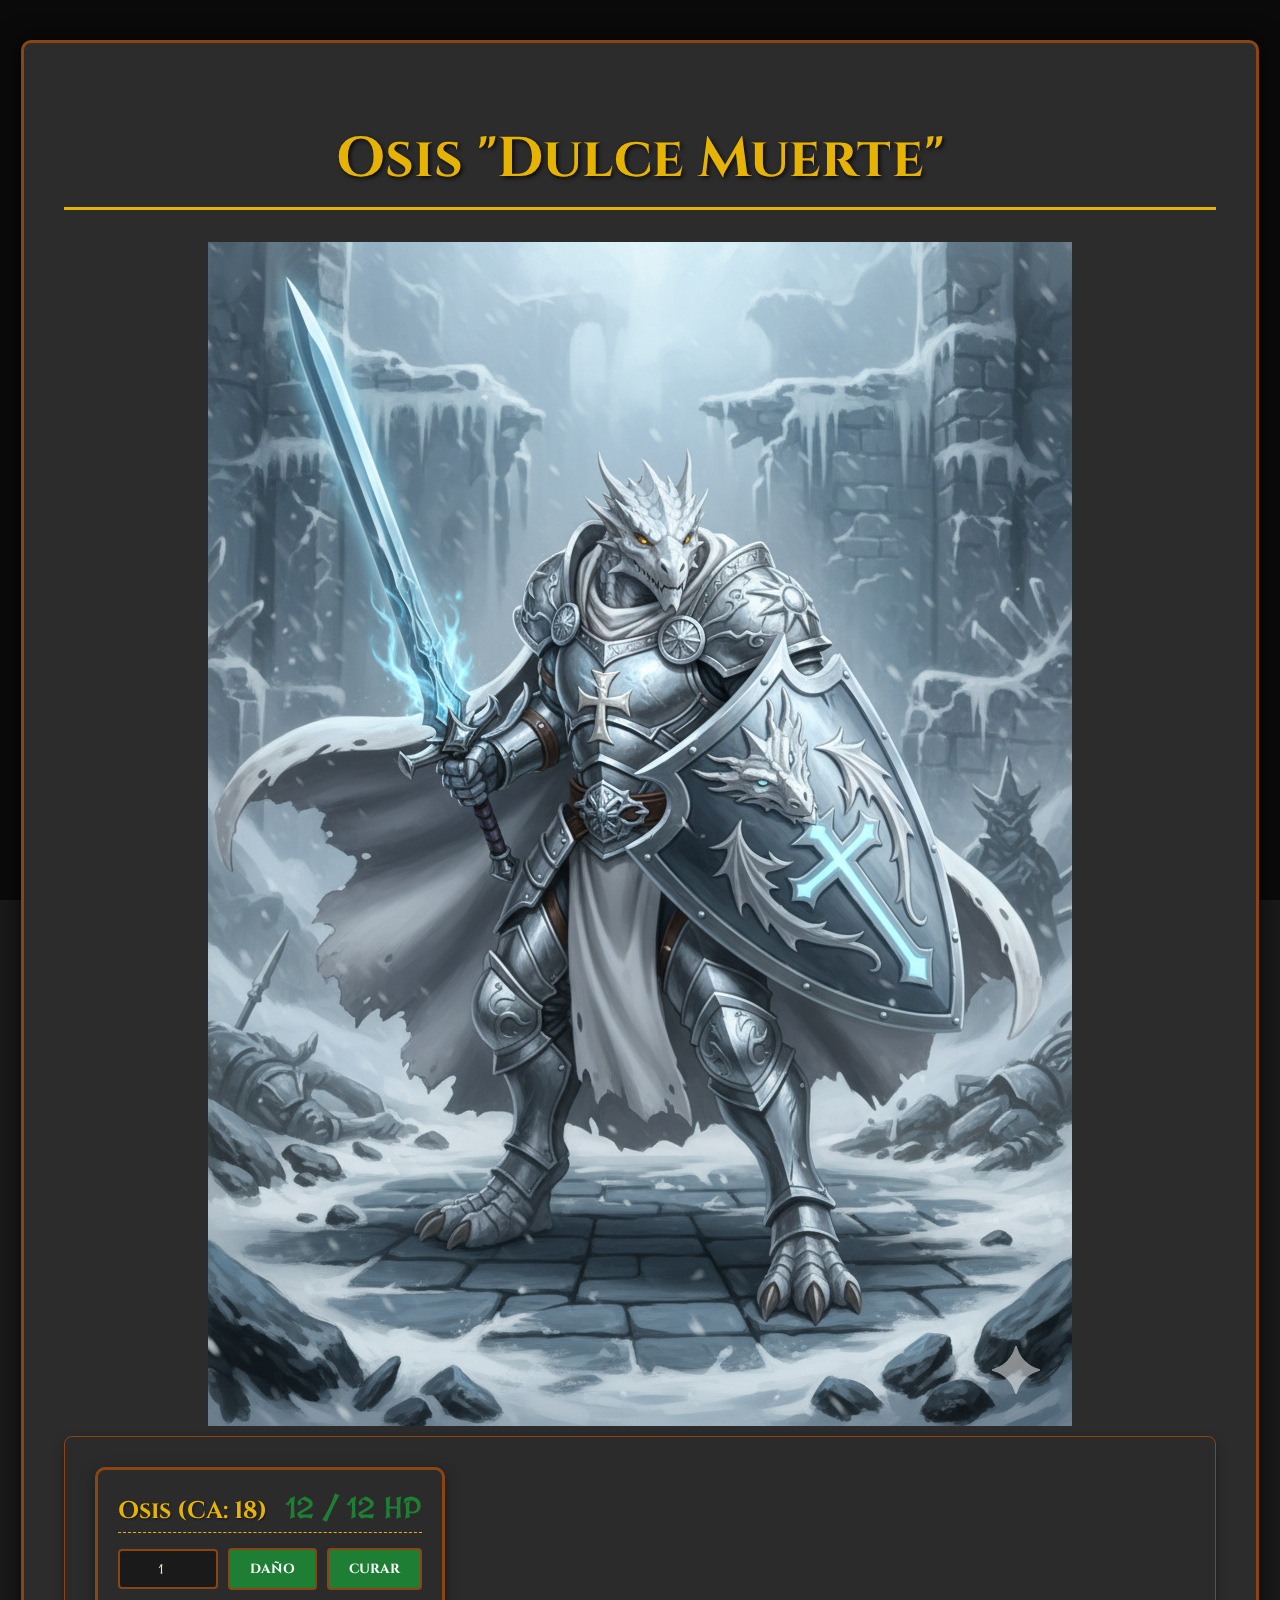
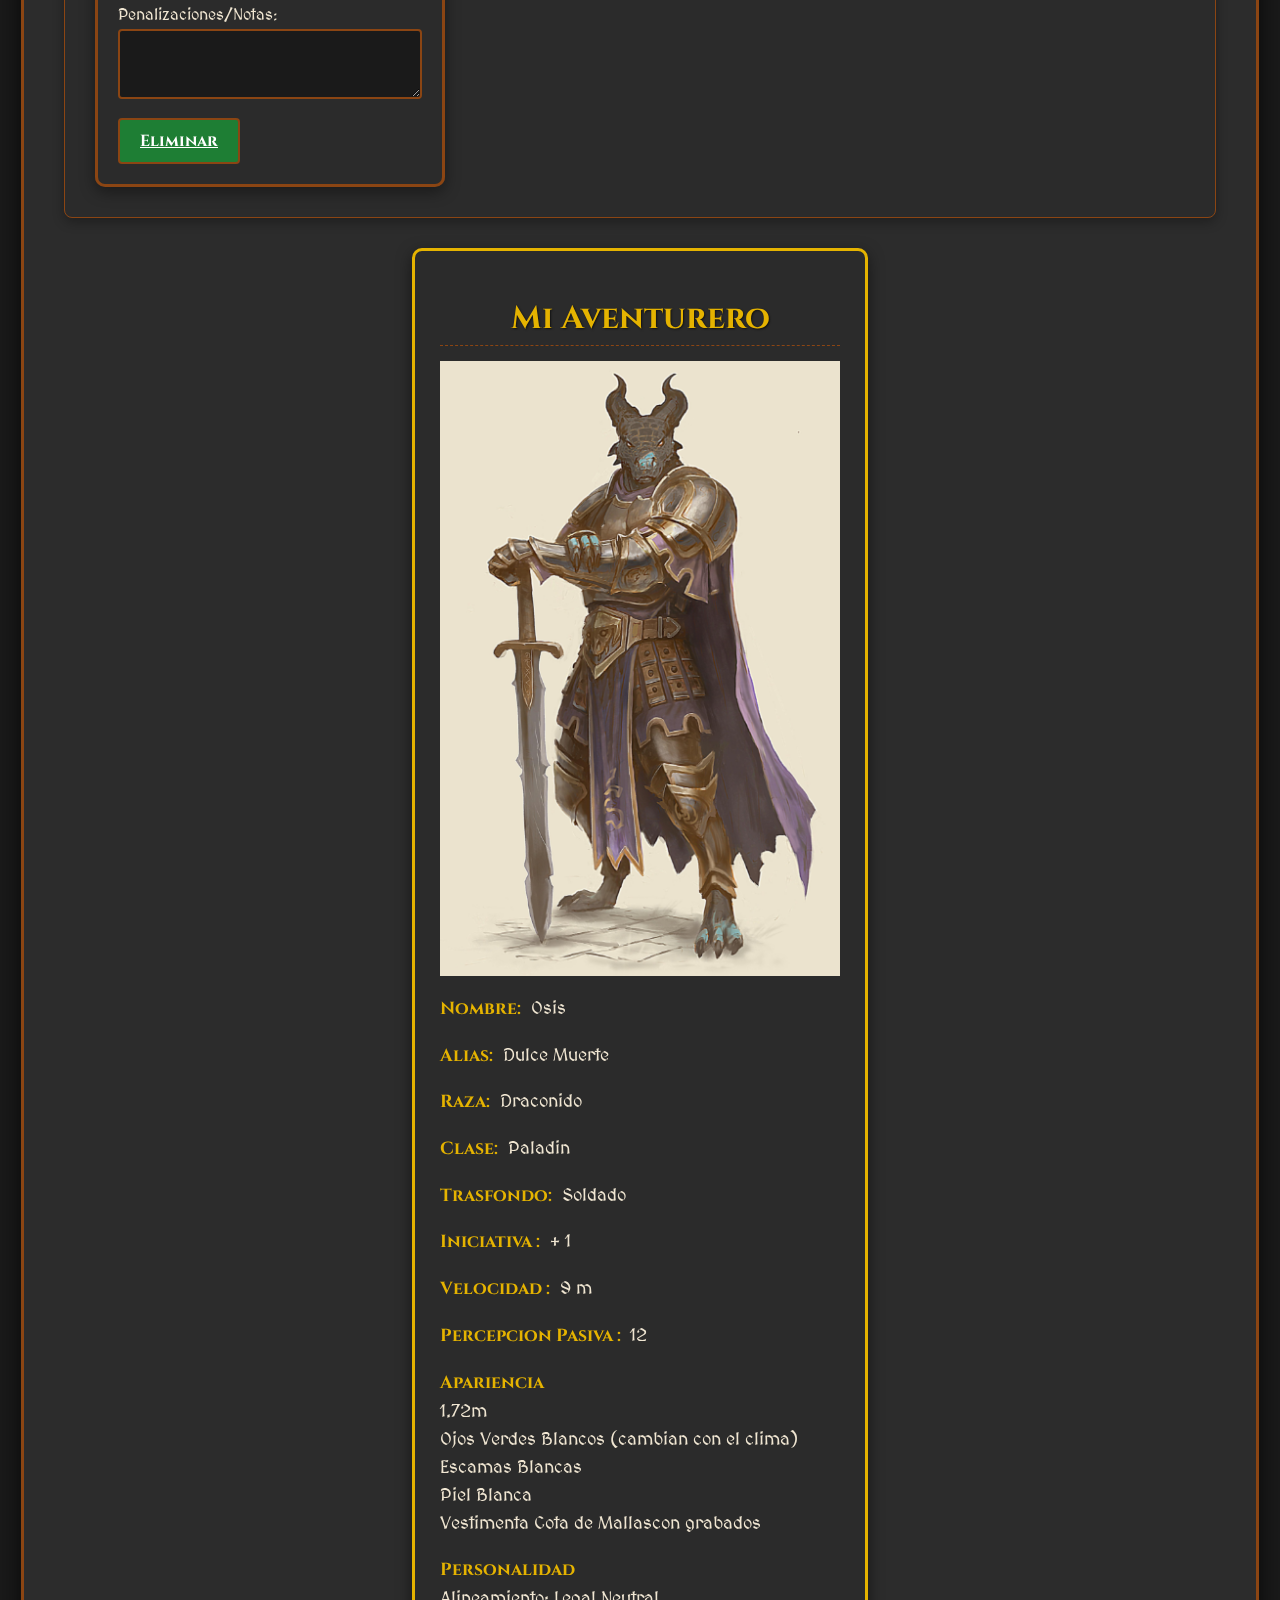
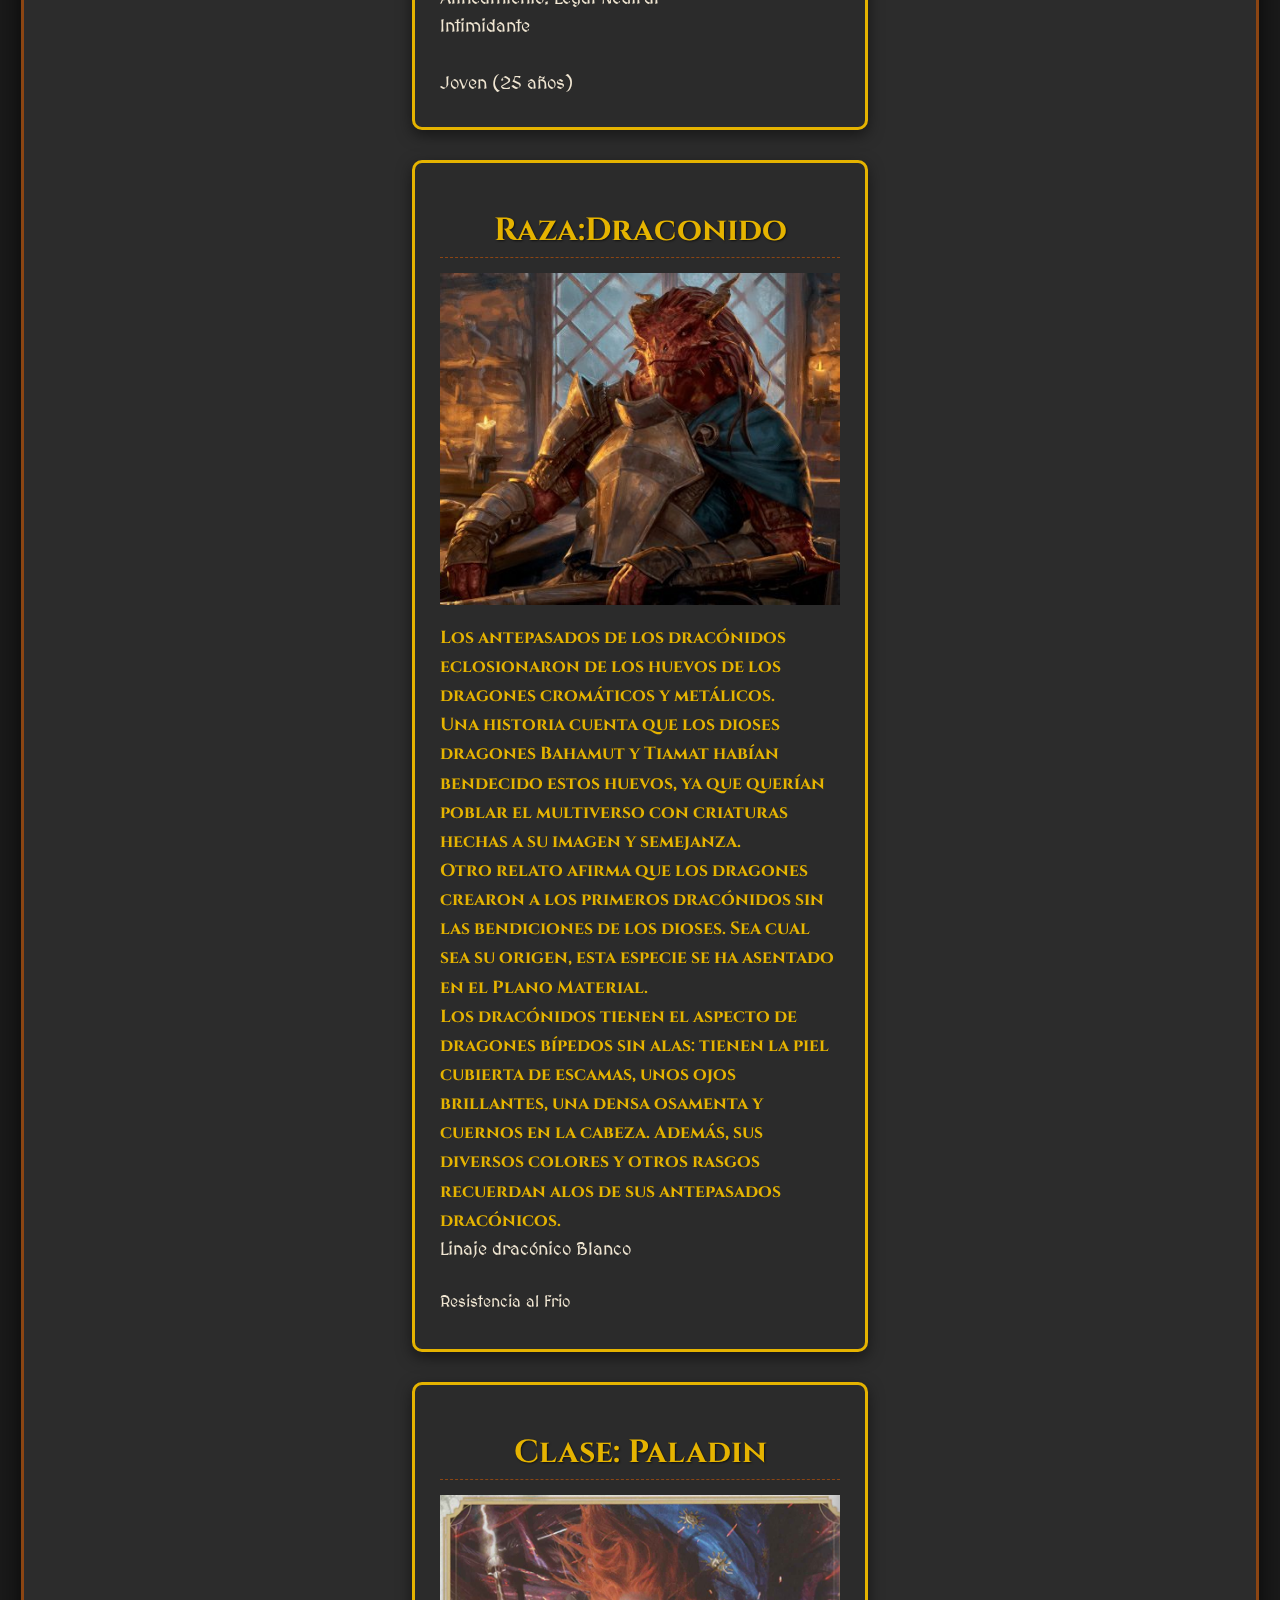
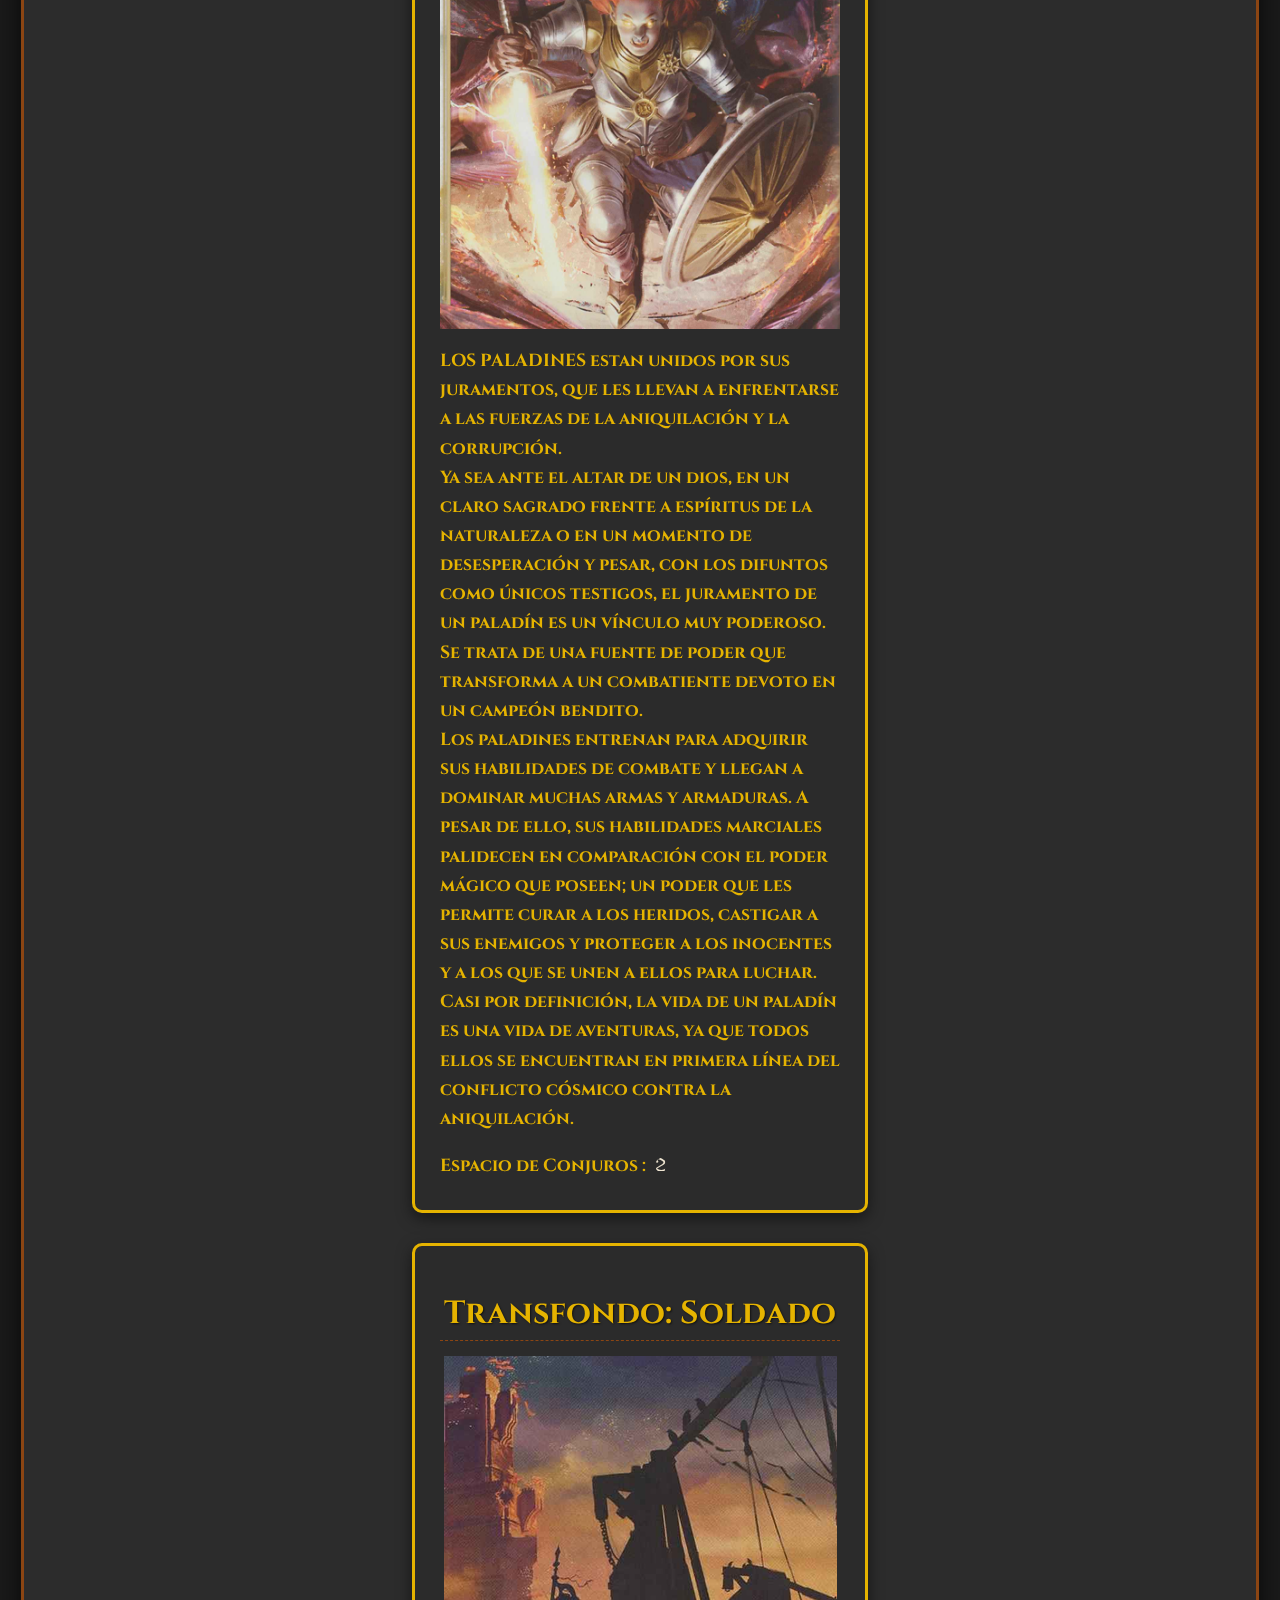
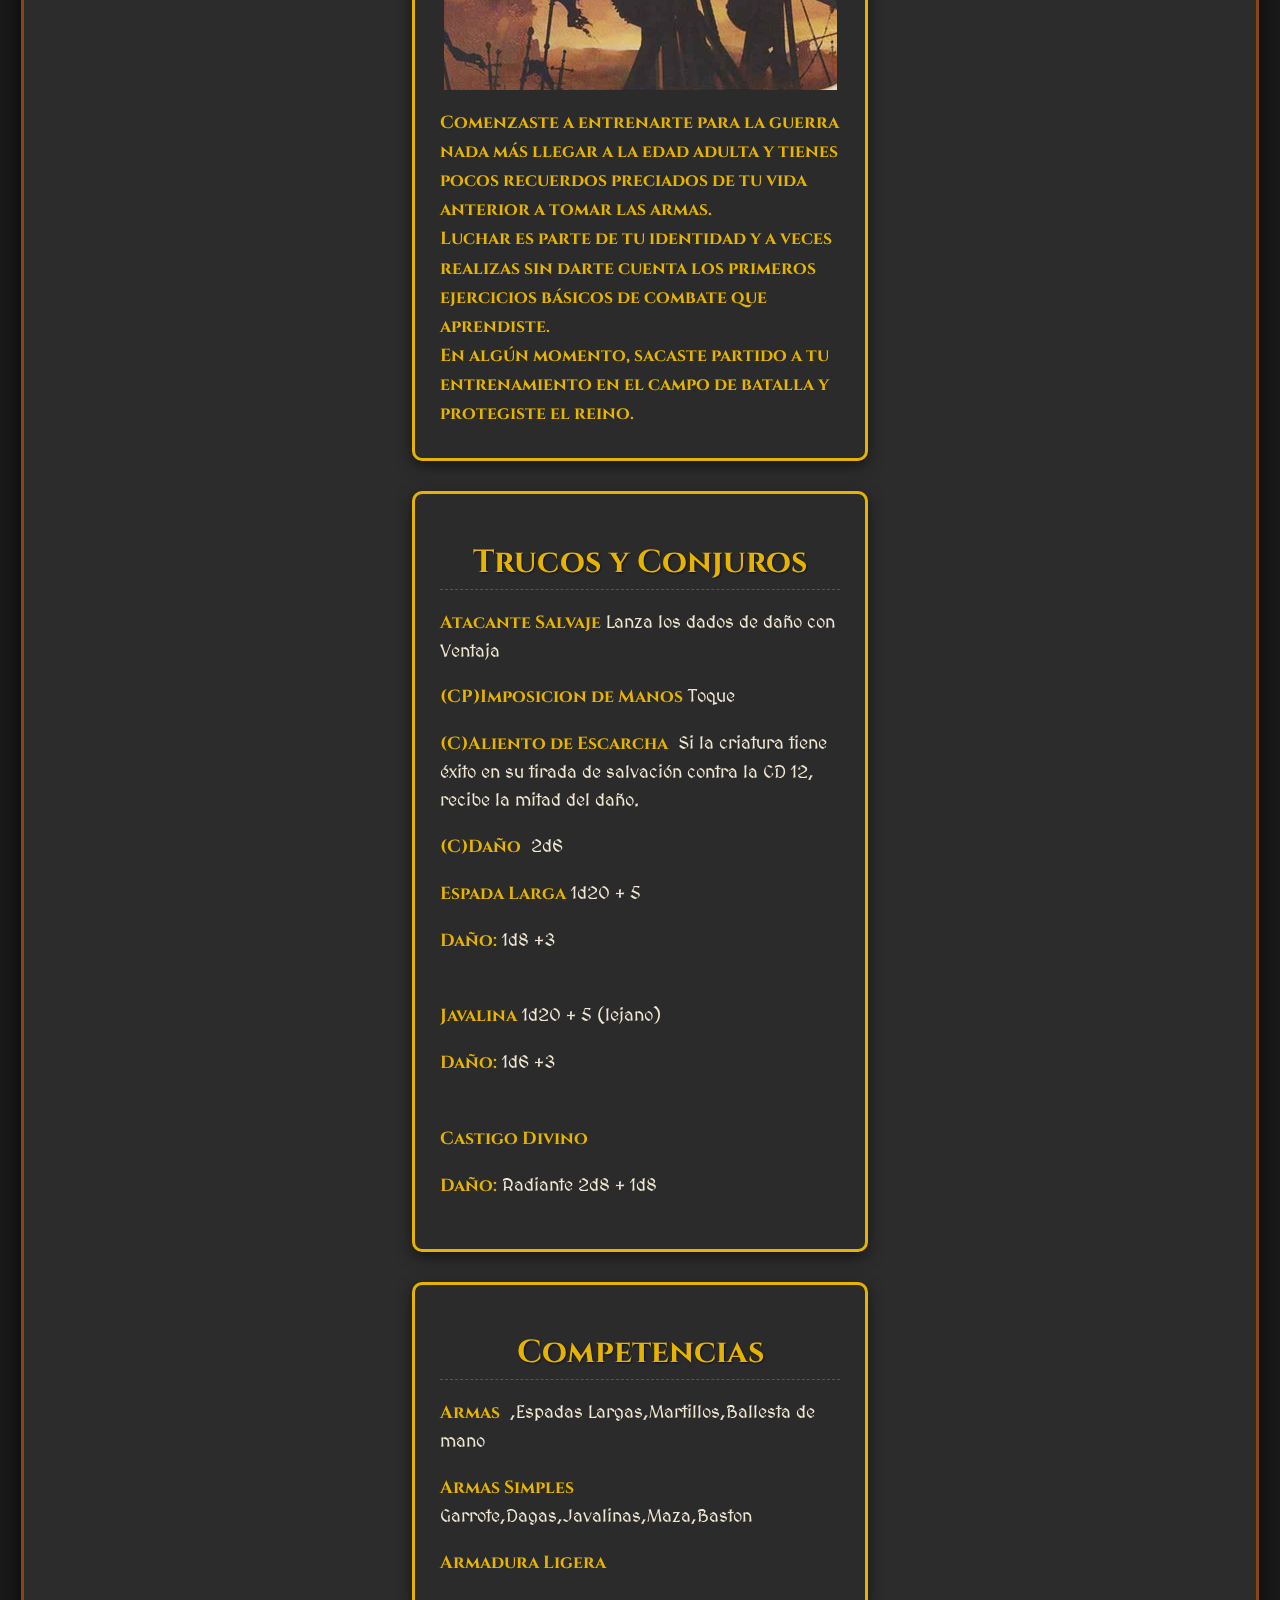
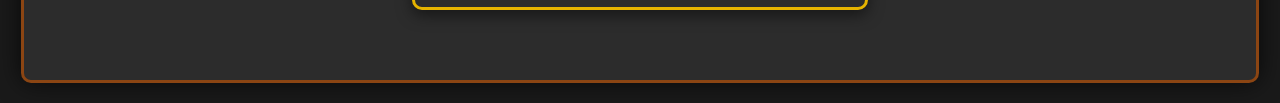
<file: Paladin.html>
<!DOCTYPE html>
<html lang="es">
<head>
    <meta charset="UTF-8">
    <link rel="icon" type="image/png" href="2.png">
    <meta name="viewport" content="width=device-width, initial-scale=1.0">
    <title>Osis "Dulce Muerte"</title>
    <style>
        /* Importar fuentes de Google Fonts para un toque medieval */
        @import url('https://fonts.googleapis.com/css2?family=Cinzel:wght@400;700&family=MedievalSharp&display=swap');

        /* --- Variables de Estilo Medieval --- */
        :root {
            --bg-dark: #1a1a1a;
            --bg-medium: #2c2c2c;
            --text-light: #f0e6d2; /* Pergamino */
            --text-accent: #e5b300; /* Oro */
            --border-color: #8B4513; /* Marrón para bordes rústicos */
            --card-bg: rgba(44, 44, 44, 0.8); /* Fondo de tarjeta semitransparente */

            /* Colores específicos del rastreador ajustados al tema */
            --color-danger-medieval: #9c0f0f; /* Rojo oscuro de daño */
            --color-success-medieval: #1e7e34; /* Verde oscuro de curación */
        }

        /* --- Estilos de Fondo y Cuerpo --- */
        body {
            margin: 0;
            font-family: 'MedievalSharp', cursive; /* Fuente principal para el cuerpo */
            color: var(--text-light);
            background-color: var(--bg-dark); /* Fondo oscuro */
            display: flex;
            justify-content: center;
            align-items: flex-start; /* Alineación arriba para permitir el scroll */
            min-height: 100vh;
            background-image: url('https://via.placeholder.com/1920x1080/000000/FFFFFF?text=Fondo+DnD'); /* Imagen de fondo de D&D */
            background-size: cover;
            background-position: center;
            background-attachment: fixed; /* Hace que el fondo se quede fijo al desplazar */
            position: relative;
            overflow-y: auto;
            padding-top: 20px; /* Espacio superior para el contenido */
        }

        /* Capa de superposición para oscurecer el fondo y mejorar la legibilidad */
        .background-overlay {
            position: fixed; /* Fijo para cubrir todo el body fijo */
            top: 0;
            left: 0;
            width: 100%;
            height: 100%;
            background-color: rgba(0, 0, 0, 0.6); /* Oscurece el fondo */
            z-index: 1;
        }

        /* --- Contenedor Principal (Simula la 'Hoja de Pergamino') --- */
        .container {
            position: relative;
            z-index: 2; /* Asegura que el contenido esté por encima del overlay */
            background-color: var(--bg-medium); /* Fondo semi-oscuro para el contenedor principal */
            border: 3px solid var(--border-color); /* Borde rústico */
            border-radius: 10px;
            padding: 2.5rem;
            box-shadow: 0 0 25px rgba(0, 0, 0, 0.7);
            max-width: 1200px;
            width: 90%;
            margin: 20px auto; /* Centrado y con margen */
            text-align: center;
        }

        /* --- Estilo del Título --- */
        h1 {
            font-family: 'Cinzel', serif; /* Fuente más imponente para el título */
            font-size: 3.5rem;
            color: var(--text-accent);
            text-shadow: 2px 2px 4px rgba(0, 0, 0, 0.8);
            margin-bottom: 2rem;
            border-bottom: 3px solid var(--text-accent); /* Borde de oro */
            padding-bottom: 10px;
        }

        /* --- Formulario de Creación (CRUD: CREATE) --- */
        #create-form {
            background-color: var(--card-bg); /* Fondo de tarjeta semitransparente */
            padding: 20px;
            border-radius: 8px;
            box-shadow: 0 4px 12px rgba(0, 0, 0, 0.3);
            margin-bottom: 30px;
            display: grid;
            grid-template-columns: 1fr 1fr 1fr auto;
            gap: 15px;
            align-items: center;
            border: 1px solid var(--border-color);
        }

        #create-form input[type="text"], 
        #create-form input[type="number"] {
            padding: 10px;
            border: 2px solid var(--border-color);
            border-radius: 4px;
            width: 100%;
            box-sizing: border-box;
            background-color: var(--bg-dark);
            color: var(--text-light);
            font-family: 'MedievalSharp', cursive;
        }

        #create-form button {
            background-color: var(--color-success-medieval);
            color: white;
            padding: 10px 20px;
            border: 2px solid var(--border-color);
            border-radius: 4px;
            cursor: pointer;
            transition: background-color 0.3s;
            font-family: 'Cinzel', serif;
            font-weight: bold;
        }
        #create-form button:hover {
            background-color: var(--text-accent);
            color: var(--bg-dark);
        }

        /* --- Listado de Enemigos (CRUD: READ) --- */
        #enemy-list {
            display: grid;
            grid-template-columns: repeat(auto-fill, minmax(350px, 1fr)); /* Tarjetas más anchas */
            gap: 25px;
            padding: 10px;
        }

        .enemy-card {
            background-color: var(--card-bg);
            border: 3px solid var(--border-color);
            border-radius: 10px;
            padding: 20px;
            box-shadow: 0 5px 15px rgba(0, 0, 0, 0.4);
            transition: transform 0.2s, box-shadow 0.2s;
            text-align: left;
        }

        .enemy-card:hover {
            transform: translateY(-5px);
            box-shadow: 0 8px 20px rgba(0, 0, 0, 0.6);
        }

        .enemy-card.dead {
            border: 3px dashed var(--color-danger-medieval);
            opacity: 0.6;
            background-color: rgba(60, 0, 0, 0.7); /* Rojo oscuro semitransparente para muertos */
        }

        .enemy-header {
            display: flex;
            justify-content: space-between;
            align-items: baseline;
            margin-bottom: 15px;
            border-bottom: 1px dashed var(--text-accent);
            padding-bottom: 5px;
        }

        .enemy-name {
            font-family: 'Cinzel', serif;
            font-weight: 700;
            font-size: 1.5em;
            color: var(--text-accent);
            text-shadow: 1px 1px 2px rgba(0, 0, 0, 0.5);
        }

        .hp-text {
            font-size: 1.8em;
            font-weight: bold;
            color: var(--color-success-medieval);
        }
        .enemy-card.dead .hp-text {
            color: var(--color-danger-medieval);
        }

        .hp-controls {
            display: flex;
            gap: 10px;
            margin-top: 15px;
            margin-bottom: 15px;
            align-items: center;
        }

        .hp-controls input[type="number"] {
            width: 70px;
            padding: 8px;
            border: 2px solid var(--border-color);
            border-radius: 4px;
            text-align: center;
            background-color: var(--bg-dark);
            color: var(--text-light);
            font-family: 'MedievalSharp', cursive;
        }

        .hp-controls button {
            padding: 8px 15px;
            border: 2px solid var(--border-color);
            border-radius: 4px;
            cursor: pointer;
            font-weight: bold;
            font-family: 'Cinzel', serif;
            color: var(--text-light);
        }

        .damage-btn {
            background-color: var(--color-danger-medieval);
            transition: background-color 0.2s;
        }
        .damage-btn:hover { background-color: #ff4d4d; }

        .heal-btn {
            background-color: var(--color-success-medieval);
            transition: background-color 0.2s;
        }
        .heal-btn:hover { background-color: #4CAF50; }

        /* --- Penalizaciones y Notas --- */
        .notes-area {
            width: 100%;
            padding: 8px;
            border: 2px solid var(--border-color);
            border-radius: 4px;
            resize: vertical;
            min-height: 70px;
            box-sizing: border-box;
            margin-top: 5px;
            background-color: var(--bg-dark);
            color: var(--text-light);
            font-family: 'MedievalSharp', cursive;
        }

        .delete-btn {
            background: none;
            border: none;
            color: var(--color-danger-medieval);
            cursor: pointer;
            font-size: 1em;
            margin-top: 15px;
            display: block;
            text-decoration: underline;
            font-family: 'Cinzel', serif;
            font-weight: 700;
        }
        .delete-btn:hover {
            color: #ff4d4d;
        }
        /* --- Estilo de la Carta Estática (Sin CRUD) --- */
        .static-card {
            background-color: var(--card-bg);
            border: 3px solid var(--text-accent); /* Borde dorado para distinguirlo */
            border-radius: 10px;
            padding: 20px 25px; /* Más padding para contenido */
            box-shadow: 0 5px 15px rgba(0, 0, 0, 0.5);
            margin: 30px auto; /* Centrado y con espacio */
            max-width: 400px; /* Ancho más compacto */
            text-align: left;
            font-family: 'MedievalSharp', cursive;
        }

        .static-card h2 {
            font-family: 'Cinzel', serif;
            font-size: 2em;
            color: var(--text-accent);
            text-shadow: 1px 1px 2px rgba(0, 0, 0, 0.6);
            margin-bottom: 15px;
            border-bottom: 1px dashed var(--border-color);
            padding-bottom: 5px;
            text-align: center;
        }

        .static-card p {
            font-size: 1.1em;
            line-height: 1.6;
            margin-bottom: 10px;
            color: var(--text-light);
        }

        .static-card p strong {
            color: var(--text-accent); /* Resalta las etiquetas */
            font-family: 'Cinzel', serif;
            margin-right: 5px;
        }
        /* Responsividad básica */
        @media (max-width: 900px) {
            h1 {
                font-size: 2.5rem;
            }
            #create-form {
                grid-template-columns: 1fr; /* Una columna en pantallas más pequeñas */
            }   
            #enemy-list {
                grid-template-columns: 1fr;
            }
            .container {
                padding: 1.5rem;
            }
        }
    </style>
</head>
<body>
    <div class="background-overlay"></div>

    <div class="container">
        <h1>Osis "Dulce Muerte"</h1>
        <img src="osis.png" style="max-width: 100%; height: auto; display: block; margin: 10px auto;" >
       <div id="create-form">
           <!--  <input type="text" id="enemy-name" placeholder="Nombre" required>
            <input type="number" id="enemy-hp" placeholder="Usos" required min="1">
            <input type="number" id="enemy-ac" placeholder="">
            <button onclick="createEnemy()">Añadir</button>
            !-->
            <div id="enemy-list">
                
        </div>
            </div>
            <div class="static-card">
            <h2>Mi Aventurero</h2>
                <img src="paladin1.png" style="max-width: 100%; height: auto; display: block; margin: 10px auto;" >
            <p><strong>Nombre:</strong> Osis</p>
            <p><strong>Alias:</strong> Dulce Muerte</p>
            <p><strong>Raza:</strong> Draconido</p>
            <p><strong>Clase:</strong> Paladin</p>
            <p><strong>Trasfondo:</strong> Soldado</p>
             <p><strong>Iniciativa :</strong> + 1</p>
              <p><strong>Velocidad :</strong> 9 m</p>
               <p><strong>Percepcion Pasiva : </strong> 12</p>
                

            <p><strong>Apariencia</strong>
                <br>1.72m
                <br>Ojos Verdes Blancos (cambian con el clima)
                <br>Escamas Blancas
                <br>Piel Blanca
                <br>Vestimenta Cota de Mallascon grabados
                <p><strong>Personalidad</strong>
                <br>Alineamiento: Legal Neutral
                <br>Intimidante                
                <br>
                <br>Joven (25 años)
            </p>
            </div>
            <div class="static-card">
            <h2>Raza:Draconido</h2>
                <img src="dra.jpg" style="max-width: 100%; height: auto; display: block; margin: 10px auto;" >
            <p><strong>Los antepasados de los dracónidos eclosionaron de los 
huevos de los dragones cromáticos y metálicos.<br> Una historia 
cuenta que los dioses dragones Bahamut y Tiamat habían 
bendecido estos huevos, ya que querían poblar el multiverso 
con criaturas hechas a su imagen y semejanza. <br>Otro relato 
afirma que los dragones crearon a los primeros dracónidos 
sin las bendiciones de los dioses. Sea cual sea su origen, 
esta especie se ha asentado en el Plano Material. <br>
Los dracónidos tienen el aspecto de dragones bípedos 
sin alas: tienen la piel cubierta de escamas, unos ojos 
brillantes, una densa osamenta y cuernos en la cabeza. 
Además, sus diversos colores y otros rasgos recuerdan 
alos de sus antepasados dracónicos.</strong> <br>Linaje dracónico Blanco</p>
                <br>Resistencia al Frio
     
            
                
            </p>
              
        </div>
        <div class="static-card">
            <h2>Clase: Paladin</h2>
            <img src="PALA.png" style="max-width: 100%; height: auto; display: block; margin: 10px auto;" >
            <p><strong>LOS PALADINES estan unidos por sus
juramentos, que les llevan a enfrentarse a las 
fuerzas de la aniquilación y la corrupción. <br>
Ya sea ante el altar de un dios, en un claro sagrado 
frente a espíritus de la naturaleza o en un momento de 
desesperación y pesar, con los difuntos como únicos 
testigos, el juramento de un paladín es un vínculo muy 
poderoso. Se trata de una fuente de poder que transforma 
a un combatiente devoto en un campeón bendito.<br> 
Los paladines entrenan para adquirir sus habilidades de 
combate y llegan a dominar muchas armas y armaduras. 
A pesar de ello, sus habilidades marciales palidecen en 
comparación con el poder mágico que poseen; un poder 
que les permite curar a los heridos, castigar a sus 
enemigos y proteger a los inocentes y a los que se unen 
a ellos para luchar. <br>
Casi por definición, la vida de un paladín es una vida 
de aventuras, ya que todos ellos se encuentran en primera 
línea del conflicto cósmico contra la aniquilación. 
</strong></p>
            <p><strong>Espacio de Conjuros : </strong>2 </p>
           
            </div>


         <div class="static-card">
            <h2>Transfondo: Soldado</h2>
             <img src="soldado3.png" style="max-width: 100%; height: auto; display: block; margin: 10px auto;" >
           
<p><strong>  Comenzaste a entrenarte para la guerra nada más llegar 
a la edad adulta y tienes pocos recuerdos preciados de tu 
vida anterior a tomar las armas.<br> Luchar es parte de tu 
identidad y a veces realizas sin darte cuenta los primeros 
ejercicios básicos de combate que aprendiste.<br>  En algún 
momento, sacaste partido a tu entrenamiento en el campo 
de batalla y protegiste el reino.</strong>   </p>


            
           
            
           
            </div>
          

          


            
       
            
             <div class="static-card">
             <h2>Trucos y Conjuros</h2>
           
<p><strong>Atacante Salvaje</strong>Lanza los dados de daño con Ventaja</p>

<p><strong>(CP)Imposicion de Manos</strong>Toque</p>

<p><strong>(C)Aliento de Escarcha</strong> Si la criatura tiene éxito en su tirada de salvación contra la CD 12, recibe la mitad del daño.</p>
<p><strong>(C)Daño</strong> 2d6</p>
<p><strong>Espada Larga</strong>1d20 + 5</p>
<p><strong>Daño:</strong>1d8 +3</p><br>
<p><strong>Javalina</strong>1d20 + 5 (lejano)</p>
<p><strong>Daño:</strong>1d6 +3</p><br>
<p><strong>Castigo Divino</strong></p>
<p><strong>Daño:</strong>Radiante 2d8 + 1d8</p><br>





            
            </div>
            
             <div class="static-card">
                 <h2>Competencias</h2>
           
<p><strong>Armas</strong> ,Espadas Largas,Martillos,Ballesta de mano</p>
<p><strong>Armas Simples</strong> Garrote,Dagas,Javalinas,Maza,Baston</p>
<p><strong>Armadura Ligera</strong> </p>
            
            </div>
            
           
            
           
            </div>
        </div>
           
             
    </div>
    

    <script>
        let enemies = [];
        let enemyId = 0;
        const enemyList = document.getElementById('enemy-list');

        // Función para crear un nuevo enemigo (CRUD: CREATE)
        function createEnemy() {
            const nameInput = document.getElementById('enemy-name');
            const hpInput = document.getElementById('enemy-hp');
            const acInput = document.getElementById('enemy-ac');

            const name = nameInput.value.trim();
            const maxHp = parseInt(hpInput.value);
            const ac = acInput.value ? parseInt(acInput.value) : 'N/A';
            
            if (!name || isNaN(maxHp) || maxHp <= 0) {
                alert('Por favor, ingresa un nombre y un HP válido (> 0).');
                return;
            }

            const newEnemy = {
                id: enemyId++,
                name: name,
                currentHp: maxHp,
                maxHp: maxHp,
                ac: ac,
                notes: ''
            };

            enemies.push(newEnemy);
            renderEnemies();

            // Limpiar formulario
            nameInput.value = '';
            hpInput.value = '';
            acInput.value = '';
        }

        // Función para renderizar la lista completa de enemigos (CRUD: READ)
        function renderEnemies() {
            enemyList.innerHTML = ''; // Limpia la lista actual
            
            enemies.forEach(enemy => {
                const isDead = enemy.currentHp <= 0;
                
                const card = document.createElement('div');
                card.className = `enemy-card ${isDead ? 'dead' : ''}`;
                card.id = `enemy-${enemy.id}`;
                
                // Contenido de la tarjeta
                card.innerHTML = `
                    <div class="enemy-header">
                        <span class="enemy-name">${enemy.name} (CA: ${enemy.ac})</span>
                        <span class="hp-text">${enemy.currentHp} / ${enemy.maxHp} HP</span>
                    </div>

                    <div class="hp-controls">
                        <input type="number" id="damage-amount-${enemy.id}" value="1" min="1" max="99">
                        <button class="damage-btn" onclick="updateHp(${enemy.id}, -1)">DAÑO</button>
                        <button class="heal-btn" onclick="updateHp(${enemy.id}, 1)">CURAR</button>
                    </div>

                    <label for="notes-${enemy.id}">Penalizaciones/Notas:</label>
                    <textarea 
                        id="notes-${enemy.id}" 
                        class="notes-area" 
                        onchange="updateNotes(${enemy.id}, this.value)"
                    >${enemy.notes}</textarea>

                    <button class="delete-btn" onclick="deleteEnemy(${enemy.id})">Eliminar</button>
                `;
                
                enemyList.appendChild(card);
            });
            
        }

        // Función para actualizar HP (CRUD: UPDATE - HP)
        function updateHp(id, sign) {
            const enemy = enemies.find(e => e.id === id);
            if (!enemy) return;
            
            const amountInput = document.getElementById(`damage-amount-${id}`);
            const amount = parseInt(amountInput.value) || 1;
            
            enemy.currentHp += amount * sign; // Si sign es -1, resta; si es 1, suma
            
            // Límite de HP (no puede exceder el máximo)
            if (enemy.currentHp > enemy.maxHp) {
                enemy.currentHp = enemy.maxHp;
            }

            // Límite de HP (muerto si es 0 o menos)
            if (enemy.currentHp < 0) {
                enemy.currentHp = 0;
            }
            
            renderEnemies(); // Volver a dibujar la interfaz
        }

        // Función para actualizar notas (CRUD: UPDATE - Notes)
        function updateNotes(id, notes) {
            const enemy = enemies.find(e => e.id === id);
            if (enemy) {
                enemy.notes = notes;
            }
        }

        // Función para eliminar un enemigo (CRUD: DELETE)
        function deleteEnemy(id) {
            if (confirm('¿Eliminar?')) {
                enemies = enemies.filter(e => e.id !== id);
                renderEnemies();
            }
        }

        // Función auxiliar para inicializar
        function createEnemyWithData(name, hp, ac) {
            const newEnemy = {
                id: enemyId++,
                name: name,
                currentHp: hp,
                maxHp: hp,
                ac: ac,
                notes: ''
            };
            enemies.push(newEnemy);
        }

        // Inicializar con los 4 guardias
        function initialize() {
            createEnemyWithData("Osis", 12, 18);
            
            renderEnemies(); // Renderiza por primera vez
        }

        initialize(); // Carga inicial
    </script>
</body>
</html>
</file>
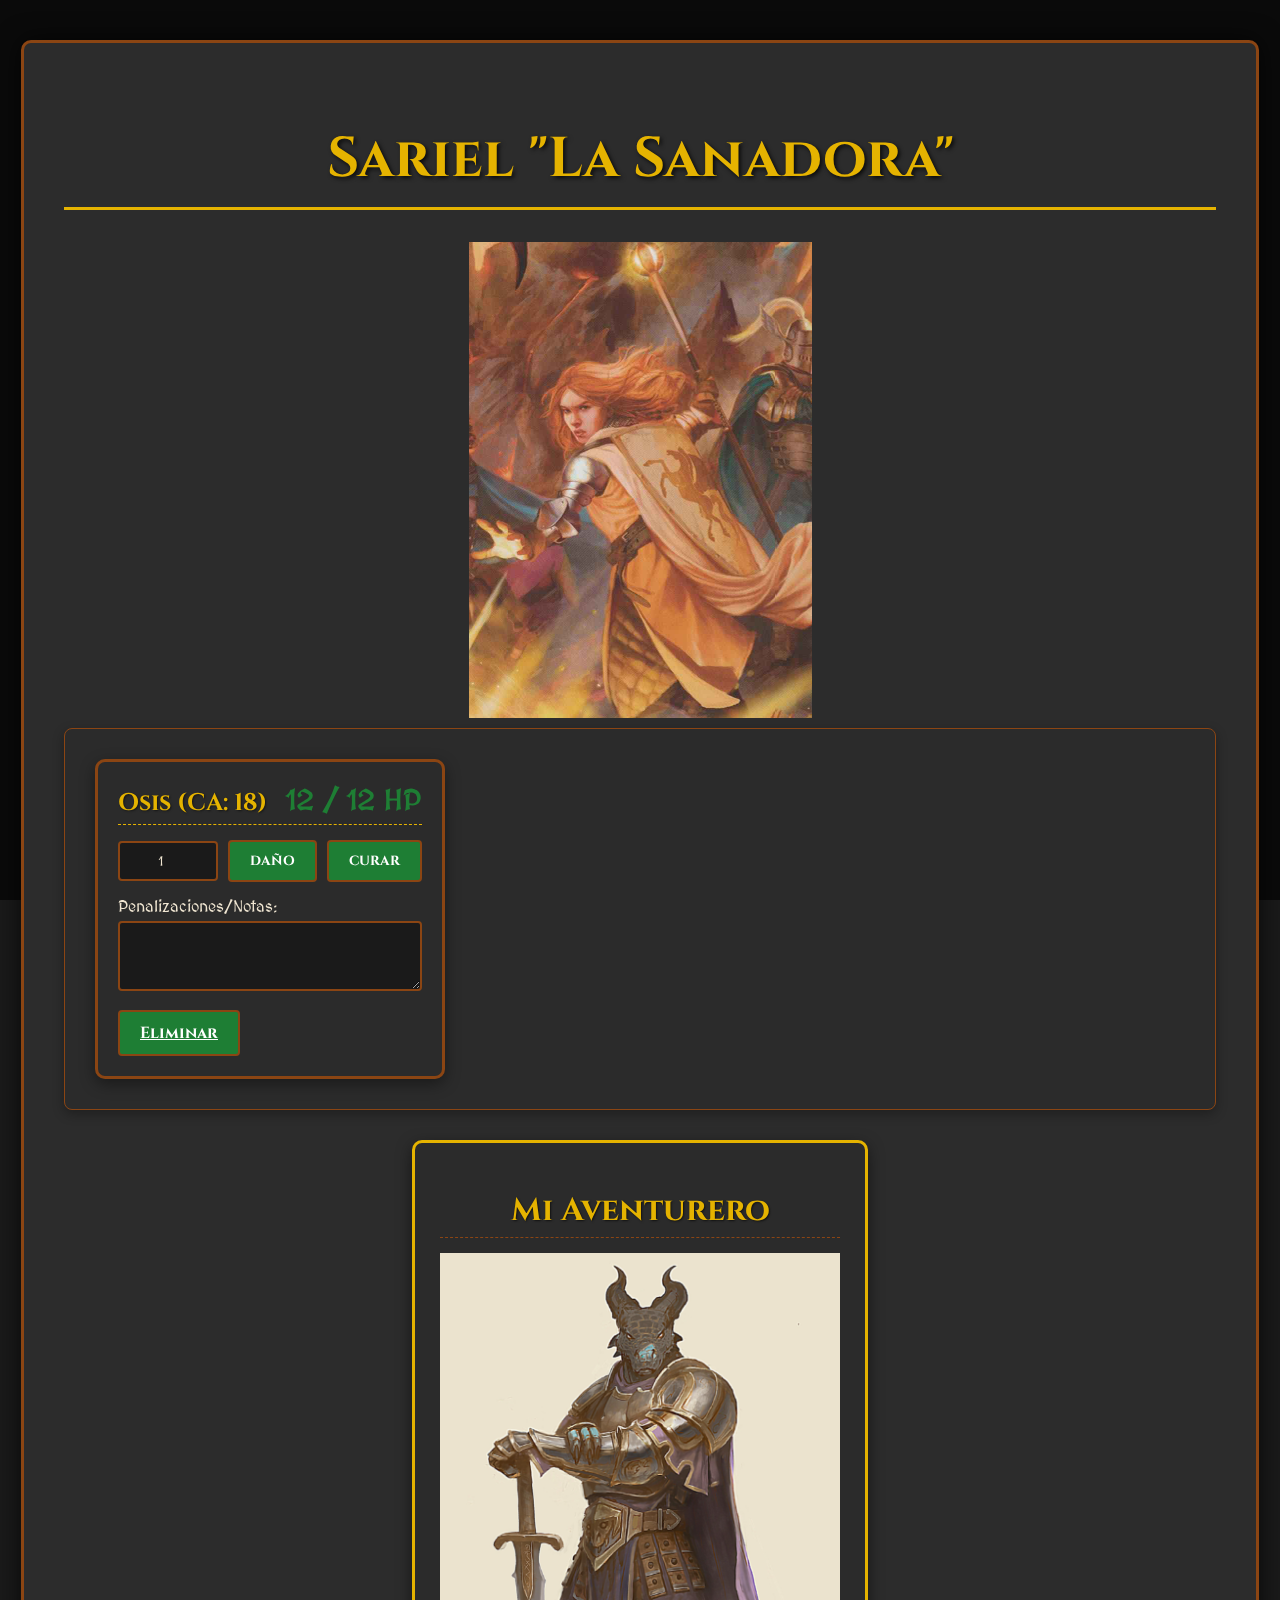
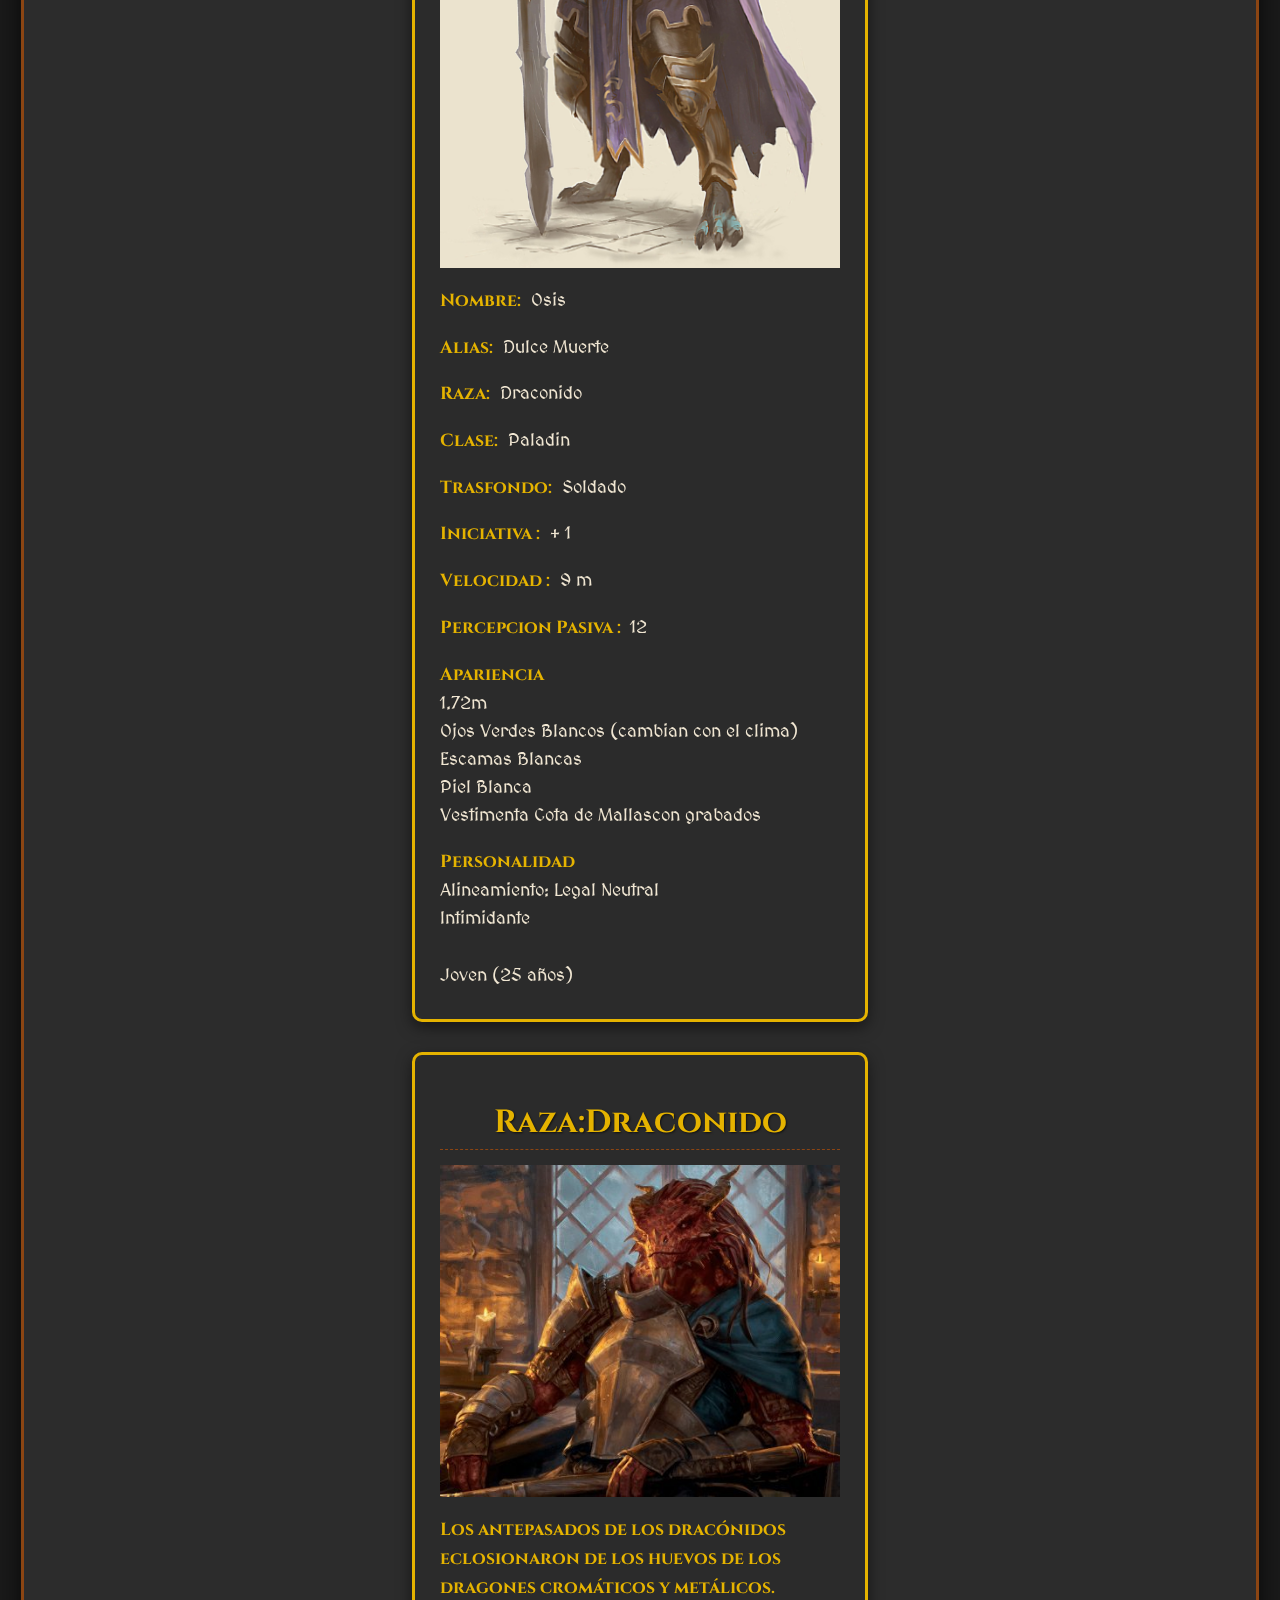
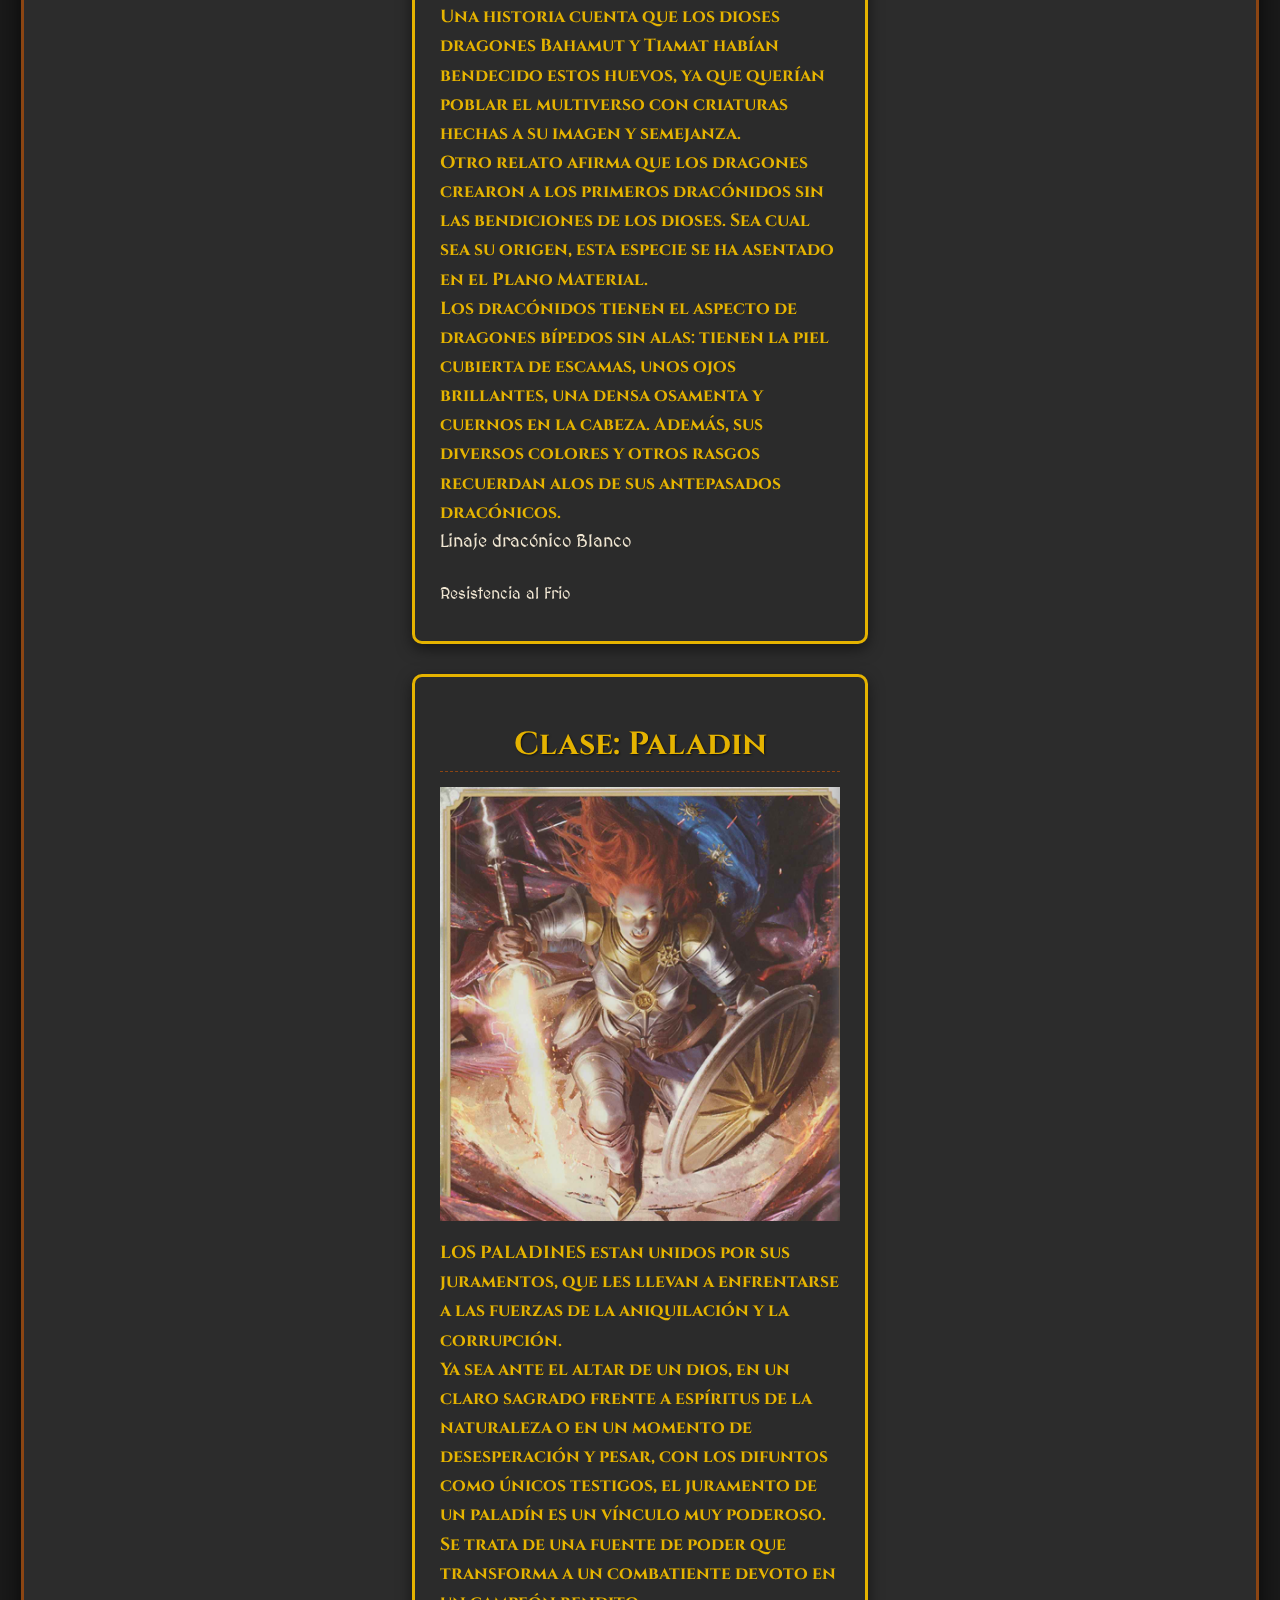
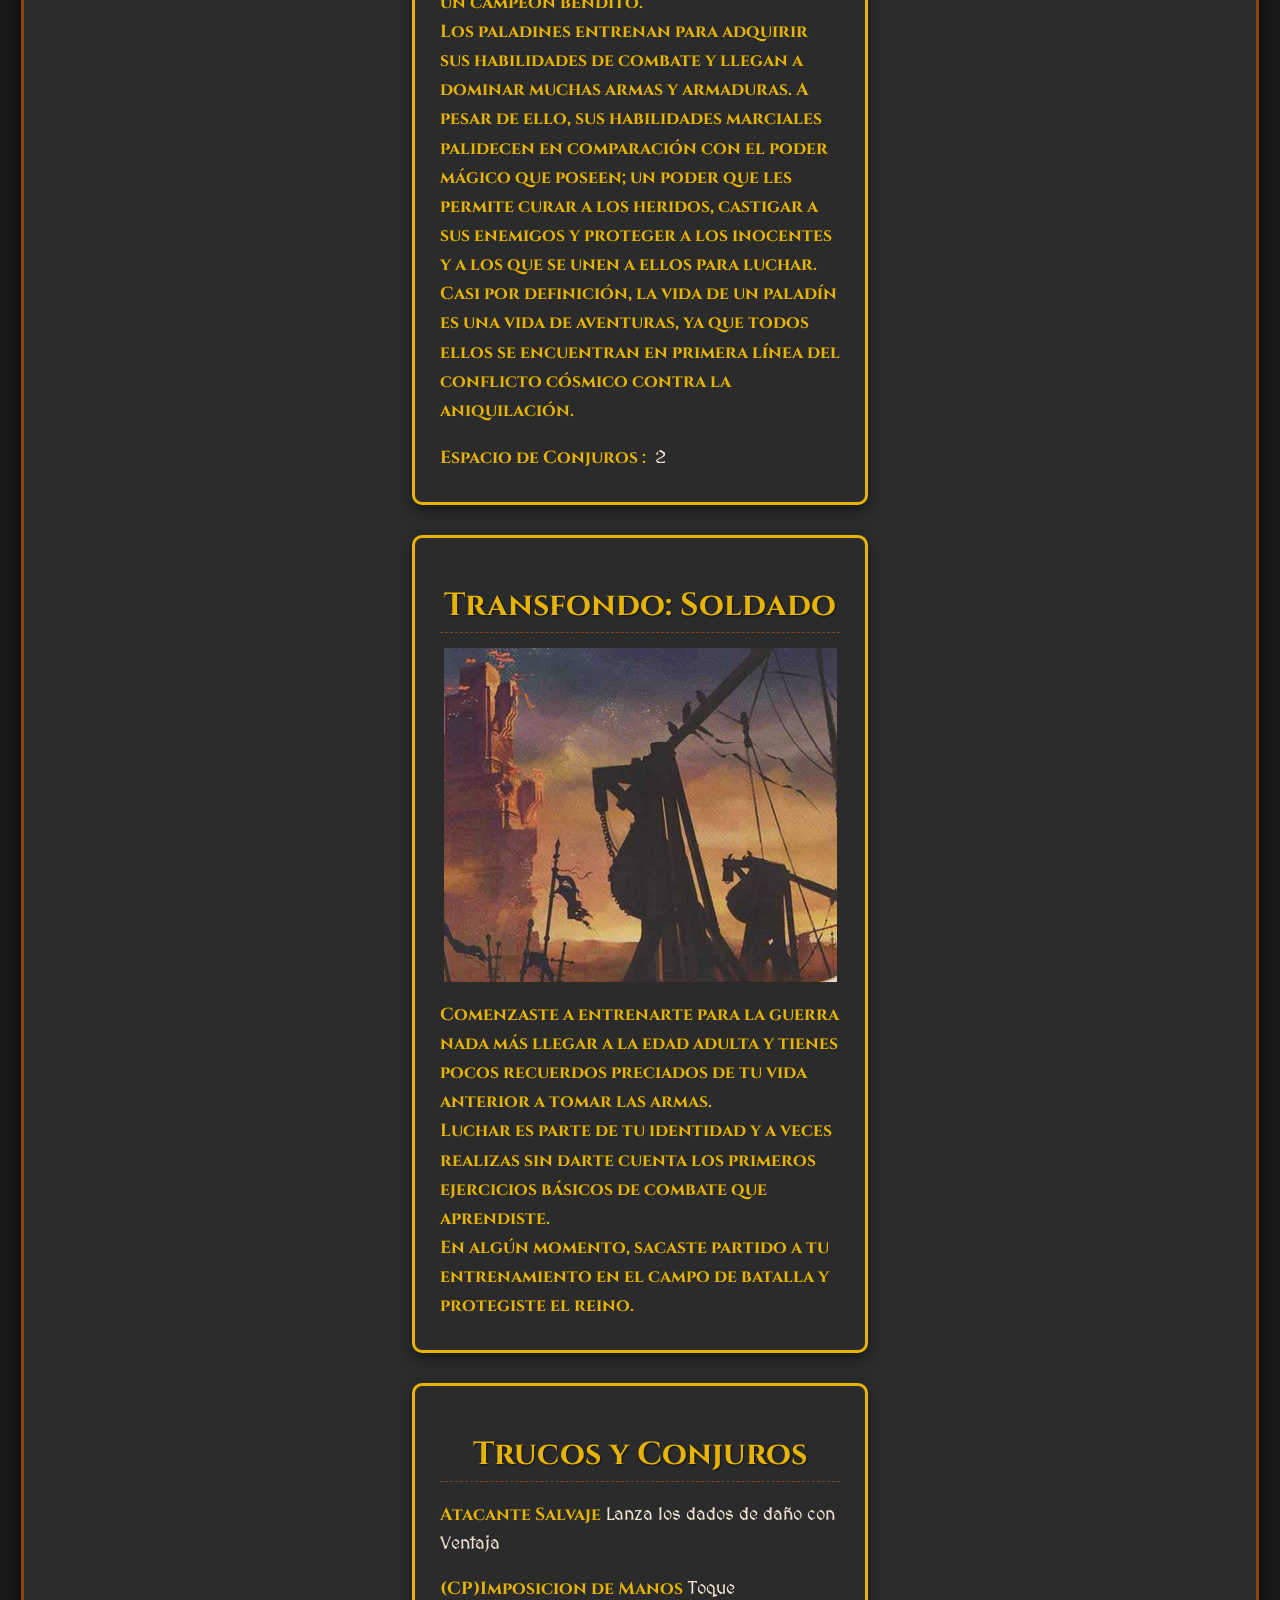
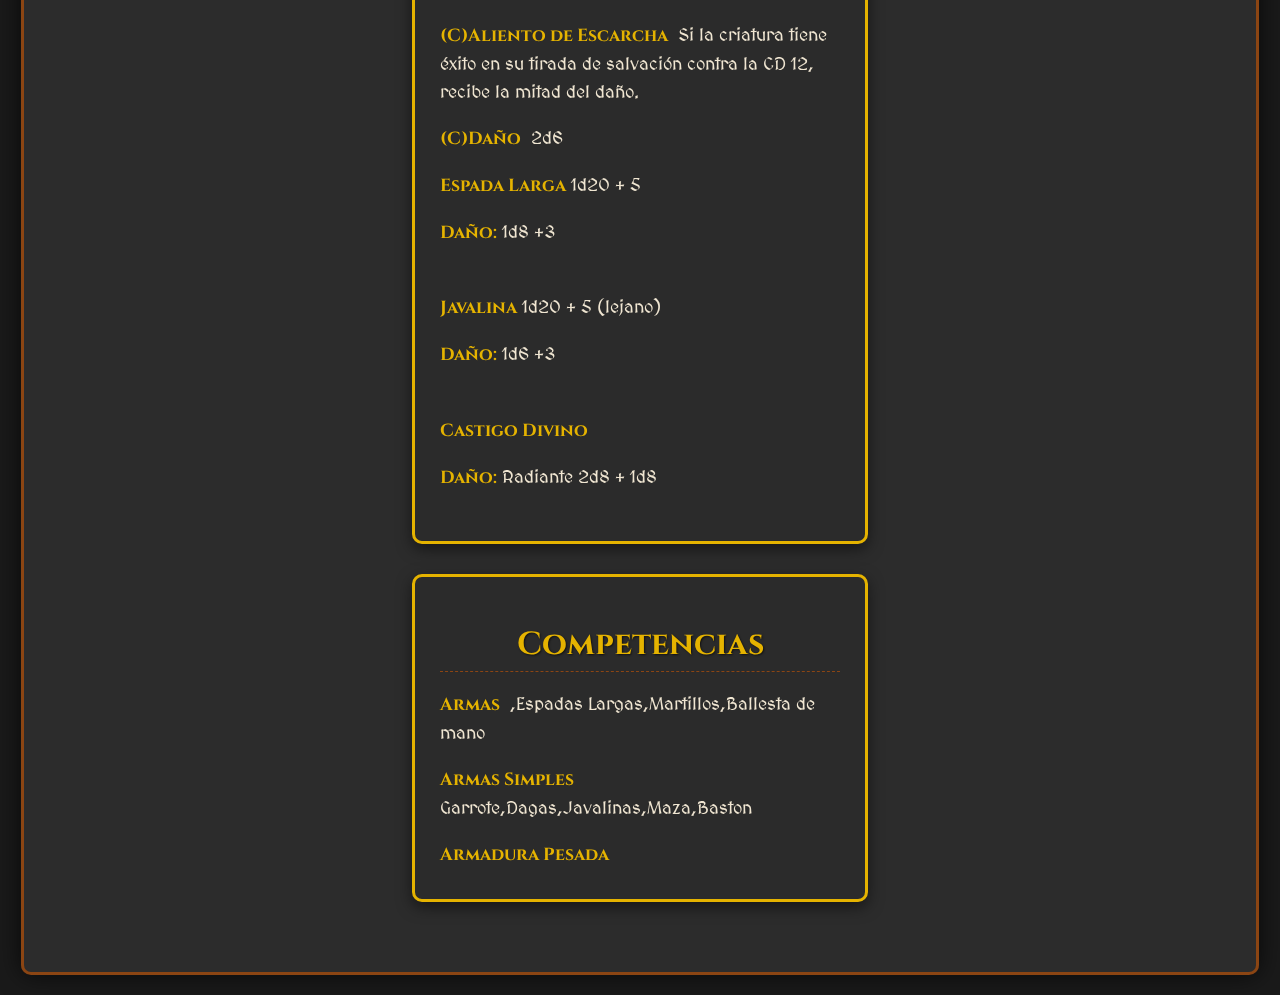
<file: paladin2.html>
<!DOCTYPE html>
<html lang="es">
<head>
    <meta charset="UTF-8">
    <link rel="icon" type="image/png" href="2.png">
    <meta name="viewport" content="width=device-width, initial-scale=1.0">
    <title>Sariel "La Sanadora"</title>
    <style>
        /* Importar fuentes de Google Fonts para un toque medieval */
        @import url('https://fonts.googleapis.com/css2?family=Cinzel:wght@400;700&family=MedievalSharp&display=swap');

        /* --- Variables de Estilo Medieval --- */
        :root {
            --bg-dark: #1a1a1a;
            --bg-medium: #2c2c2c;
            --text-light: #f0e6d2; /* Pergamino */
            --text-accent: #e5b300; /* Oro */
            --border-color: #8B4513; /* Marrón para bordes rústicos */
            --card-bg: rgba(44, 44, 44, 0.8); /* Fondo de tarjeta semitransparente */

            /* Colores específicos del rastreador ajustados al tema */
            --color-danger-medieval: #9c0f0f; /* Rojo oscuro de daño */
            --color-success-medieval: #1e7e34; /* Verde oscuro de curación */
        }

        /* --- Estilos de Fondo y Cuerpo --- */
        body {
            margin: 0;
            font-family: 'MedievalSharp', cursive; /* Fuente principal para el cuerpo */
            color: var(--text-light);
            background-color: var(--bg-dark); /* Fondo oscuro */
            display: flex;
            justify-content: center;
            align-items: flex-start; /* Alineación arriba para permitir el scroll */
            min-height: 100vh;
            background-image: url('https://via.placeholder.com/1920x1080/000000/FFFFFF?text=Fondo+DnD'); /* Imagen de fondo de D&D */
            background-size: cover;
            background-position: center;
            background-attachment: fixed; /* Hace que el fondo se quede fijo al desplazar */
            position: relative;
            overflow-y: auto;
            padding-top: 20px; /* Espacio superior para el contenido */
        }

        /* Capa de superposición para oscurecer el fondo y mejorar la legibilidad */
        .background-overlay {
            position: fixed; /* Fijo para cubrir todo el body fijo */
            top: 0;
            left: 0;
            width: 100%;
            height: 100%;
            background-color: rgba(0, 0, 0, 0.6); /* Oscurece el fondo */
            z-index: 1;
        }

        /* --- Contenedor Principal (Simula la 'Hoja de Pergamino') --- */
        .container {
            position: relative;
            z-index: 2; /* Asegura que el contenido esté por encima del overlay */
            background-color: var(--bg-medium); /* Fondo semi-oscuro para el contenedor principal */
            border: 3px solid var(--border-color); /* Borde rústico */
            border-radius: 10px;
            padding: 2.5rem;
            box-shadow: 0 0 25px rgba(0, 0, 0, 0.7);
            max-width: 1200px;
            width: 90%;
            margin: 20px auto; /* Centrado y con margen */
            text-align: center;
        }

        /* --- Estilo del Título --- */
        h1 {
            font-family: 'Cinzel', serif; /* Fuente más imponente para el título */
            font-size: 3.5rem;
            color: var(--text-accent);
            text-shadow: 2px 2px 4px rgba(0, 0, 0, 0.8);
            margin-bottom: 2rem;
            border-bottom: 3px solid var(--text-accent); /* Borde de oro */
            padding-bottom: 10px;
        }

        /* --- Formulario de Creación (CRUD: CREATE) --- */
        #create-form {
            background-color: var(--card-bg); /* Fondo de tarjeta semitransparente */
            padding: 20px;
            border-radius: 8px;
            box-shadow: 0 4px 12px rgba(0, 0, 0, 0.3);
            margin-bottom: 30px;
            display: grid;
            grid-template-columns: 1fr 1fr 1fr auto;
            gap: 15px;
            align-items: center;
            border: 1px solid var(--border-color);
        }

        #create-form input[type="text"], 
        #create-form input[type="number"] {
            padding: 10px;
            border: 2px solid var(--border-color);
            border-radius: 4px;
            width: 100%;
            box-sizing: border-box;
            background-color: var(--bg-dark);
            color: var(--text-light);
            font-family: 'MedievalSharp', cursive;
        }

        #create-form button {
            background-color: var(--color-success-medieval);
            color: white;
            padding: 10px 20px;
            border: 2px solid var(--border-color);
            border-radius: 4px;
            cursor: pointer;
            transition: background-color 0.3s;
            font-family: 'Cinzel', serif;
            font-weight: bold;
        }
        #create-form button:hover {
            background-color: var(--text-accent);
            color: var(--bg-dark);
        }

        /* --- Listado de Enemigos (CRUD: READ) --- */
        #enemy-list {
            display: grid;
            grid-template-columns: repeat(auto-fill, minmax(350px, 1fr)); /* Tarjetas más anchas */
            gap: 25px;
            padding: 10px;
        }

        .enemy-card {
            background-color: var(--card-bg);
            border: 3px solid var(--border-color);
            border-radius: 10px;
            padding: 20px;
            box-shadow: 0 5px 15px rgba(0, 0, 0, 0.4);
            transition: transform 0.2s, box-shadow 0.2s;
            text-align: left;
        }

        .enemy-card:hover {
            transform: translateY(-5px);
            box-shadow: 0 8px 20px rgba(0, 0, 0, 0.6);
        }

        .enemy-card.dead {
            border: 3px dashed var(--color-danger-medieval);
            opacity: 0.6;
            background-color: rgba(60, 0, 0, 0.7); /* Rojo oscuro semitransparente para muertos */
        }

        .enemy-header {
            display: flex;
            justify-content: space-between;
            align-items: baseline;
            margin-bottom: 15px;
            border-bottom: 1px dashed var(--text-accent);
            padding-bottom: 5px;
        }

        .enemy-name {
            font-family: 'Cinzel', serif;
            font-weight: 700;
            font-size: 1.5em;
            color: var(--text-accent);
            text-shadow: 1px 1px 2px rgba(0, 0, 0, 0.5);
        }

        .hp-text {
            font-size: 1.8em;
            font-weight: bold;
            color: var(--color-success-medieval);
        }
        .enemy-card.dead .hp-text {
            color: var(--color-danger-medieval);
        }

        .hp-controls {
            display: flex;
            gap: 10px;
            margin-top: 15px;
            margin-bottom: 15px;
            align-items: center;
        }

        .hp-controls input[type="number"] {
            width: 70px;
            padding: 8px;
            border: 2px solid var(--border-color);
            border-radius: 4px;
            text-align: center;
            background-color: var(--bg-dark);
            color: var(--text-light);
            font-family: 'MedievalSharp', cursive;
        }

        .hp-controls button {
            padding: 8px 15px;
            border: 2px solid var(--border-color);
            border-radius: 4px;
            cursor: pointer;
            font-weight: bold;
            font-family: 'Cinzel', serif;
            color: var(--text-light);
        }

        .damage-btn {
            background-color: var(--color-danger-medieval);
            transition: background-color 0.2s;
        }
        .damage-btn:hover { background-color: #ff4d4d; }

        .heal-btn {
            background-color: var(--color-success-medieval);
            transition: background-color 0.2s;
        }
        .heal-btn:hover { background-color: #4CAF50; }

        /* --- Penalizaciones y Notas --- */
        .notes-area {
            width: 100%;
            padding: 8px;
            border: 2px solid var(--border-color);
            border-radius: 4px;
            resize: vertical;
            min-height: 70px;
            box-sizing: border-box;
            margin-top: 5px;
            background-color: var(--bg-dark);
            color: var(--text-light);
            font-family: 'MedievalSharp', cursive;
        }

        .delete-btn {
            background: none;
            border: none;
            color: var(--color-danger-medieval);
            cursor: pointer;
            font-size: 1em;
            margin-top: 15px;
            display: block;
            text-decoration: underline;
            font-family: 'Cinzel', serif;
            font-weight: 700;
        }
        .delete-btn:hover {
            color: #ff4d4d;
        }
        /* --- Estilo de la Carta Estática (Sin CRUD) --- */
        .static-card {
            background-color: var(--card-bg);
            border: 3px solid var(--text-accent); /* Borde dorado para distinguirlo */
            border-radius: 10px;
            padding: 20px 25px; /* Más padding para contenido */
            box-shadow: 0 5px 15px rgba(0, 0, 0, 0.5);
            margin: 30px auto; /* Centrado y con espacio */
            max-width: 400px; /* Ancho más compacto */
            text-align: left;
            font-family: 'MedievalSharp', cursive;
        }

        .static-card h2 {
            font-family: 'Cinzel', serif;
            font-size: 2em;
            color: var(--text-accent);
            text-shadow: 1px 1px 2px rgba(0, 0, 0, 0.6);
            margin-bottom: 15px;
            border-bottom: 1px dashed var(--border-color);
            padding-bottom: 5px;
            text-align: center;
        }

        .static-card p {
            font-size: 1.1em;
            line-height: 1.6;
            margin-bottom: 10px;
            color: var(--text-light);
        }

        .static-card p strong {
            color: var(--text-accent); /* Resalta las etiquetas */
            font-family: 'Cinzel', serif;
            margin-right: 5px;
        }
        /* Responsividad básica */
        @media (max-width: 900px) {
            h1 {
                font-size: 2.5rem;
            }
            #create-form {
                grid-template-columns: 1fr; /* Una columna en pantallas más pequeñas */
            }   
            #enemy-list {
                grid-template-columns: 1fr;
            }
            .container {
                padding: 1.5rem;
            }
        }
    </style>
</head>
<body>
    <div class="background-overlay"></div>

    <div class="container">
        <h1>Sariel "La Sanadora"</h1>
        <img src="pal.png" style="max-width: 100%; height: auto; display: block; margin: 10px auto;" >
       <div id="create-form">
           <!--  <input type="text" id="enemy-name" placeholder="Nombre" required>
            <input type="number" id="enemy-hp" placeholder="Usos" required min="1">
            <input type="number" id="enemy-ac" placeholder="">
            <button onclick="createEnemy()">Añadir</button>
            !-->
            <div id="enemy-list">
                
        </div>
            </div>
            <div class="static-card">
            <h2>Mi Aventurero</h2>
                <img src="paladin1.png" style="max-width: 100%; height: auto; display: block; margin: 10px auto;" >
            <p><strong>Nombre:</strong> Osis</p>
            <p><strong>Alias:</strong> Dulce Muerte</p>
            <p><strong>Raza:</strong> Draconido</p>
            <p><strong>Clase:</strong> Paladin</p>
            <p><strong>Trasfondo:</strong> Soldado</p>
             <p><strong>Iniciativa :</strong> + 1</p>
              <p><strong>Velocidad :</strong> 9 m</p>
               <p><strong>Percepcion Pasiva : </strong> 12</p>
                

            <p><strong>Apariencia</strong>
                <br>1.72m
                <br>Ojos Verdes Blancos (cambian con el clima)
                <br>Escamas Blancas
                <br>Piel Blanca
                <br>Vestimenta Cota de Mallascon grabados
                <p><strong>Personalidad</strong>
                <br>Alineamiento: Legal Neutral
                <br>Intimidante                
                <br>
                <br>Joven (25 años)
            </p>
            </div>
            <div class="static-card">
            <h2>Raza:Draconido</h2>
                <img src="dra.jpg" style="max-width: 100%; height: auto; display: block; margin: 10px auto;" >
            <p><strong>Los antepasados de los dracónidos eclosionaron de los 
huevos de los dragones cromáticos y metálicos.<br> Una historia 
cuenta que los dioses dragones Bahamut y Tiamat habían 
bendecido estos huevos, ya que querían poblar el multiverso 
con criaturas hechas a su imagen y semejanza. <br>Otro relato 
afirma que los dragones crearon a los primeros dracónidos 
sin las bendiciones de los dioses. Sea cual sea su origen, 
esta especie se ha asentado en el Plano Material. <br>
Los dracónidos tienen el aspecto de dragones bípedos 
sin alas: tienen la piel cubierta de escamas, unos ojos 
brillantes, una densa osamenta y cuernos en la cabeza. 
Además, sus diversos colores y otros rasgos recuerdan 
alos de sus antepasados dracónicos.</strong> <br>Linaje dracónico Blanco</p>
                <br>Resistencia al Frio
     
            
                
            </p>
              
        </div>
        <div class="static-card">
            <h2>Clase: Paladin</h2>
            <img src="PALA.png" style="max-width: 100%; height: auto; display: block; margin: 10px auto;" >
            <p><strong>LOS PALADINES estan unidos por sus
juramentos, que les llevan a enfrentarse a las 
fuerzas de la aniquilación y la corrupción. <br>
Ya sea ante el altar de un dios, en un claro sagrado 
frente a espíritus de la naturaleza o en un momento de 
desesperación y pesar, con los difuntos como únicos 
testigos, el juramento de un paladín es un vínculo muy 
poderoso. Se trata de una fuente de poder que transforma 
a un combatiente devoto en un campeón bendito.<br> 
Los paladines entrenan para adquirir sus habilidades de 
combate y llegan a dominar muchas armas y armaduras. 
A pesar de ello, sus habilidades marciales palidecen en 
comparación con el poder mágico que poseen; un poder 
que les permite curar a los heridos, castigar a sus 
enemigos y proteger a los inocentes y a los que se unen 
a ellos para luchar. <br>
Casi por definición, la vida de un paladín es una vida 
de aventuras, ya que todos ellos se encuentran en primera 
línea del conflicto cósmico contra la aniquilación. 
</strong></p>
            <p><strong>Espacio de Conjuros : </strong>2 </p>
           
            </div>


         <div class="static-card">
            <h2>Transfondo: Soldado</h2>
             <img src="soldado3.png" style="max-width: 100%; height: auto; display: block; margin: 10px auto;" >
           
<p><strong>  Comenzaste a entrenarte para la guerra nada más llegar 
a la edad adulta y tienes pocos recuerdos preciados de tu 
vida anterior a tomar las armas.<br> Luchar es parte de tu 
identidad y a veces realizas sin darte cuenta los primeros 
ejercicios básicos de combate que aprendiste.<br>  En algún 
momento, sacaste partido a tu entrenamiento en el campo 
de batalla y protegiste el reino.</strong>   </p>


            
           
            
           
            </div>
          

          


            
       
            
             <div class="static-card">
             <h2>Trucos y Conjuros</h2>
           
<p><strong>Atacante Salvaje</strong>Lanza los dados de daño con Ventaja</p>

<p><strong>(CP)Imposicion de Manos</strong>Toque</p>

<p><strong>(C)Aliento de Escarcha</strong> Si la criatura tiene éxito en su tirada de salvación contra la CD 12, recibe la mitad del daño.</p>
<p><strong>(C)Daño</strong> 2d6</p>
<p><strong>Espada Larga</strong>1d20 + 5</p>
<p><strong>Daño:</strong>1d8 +3</p><br>
<p><strong>Javalina</strong>1d20 + 5 (lejano)</p>
<p><strong>Daño:</strong>1d6 +3</p><br>
<p><strong>Castigo Divino</strong></p>
<p><strong>Daño:</strong>Radiante 2d8 + 1d8</p><br>





            
            </div>
            
             <div class="static-card">
                 <h2>Competencias</h2>
           
<p><strong>Armas</strong> ,Espadas Largas,Martillos,Ballesta de mano</p>
<p><strong>Armas Simples</strong> Garrote,Dagas,Javalinas,Maza,Baston</p>
<p><strong>Armadura Pesada</strong> </p>
            
            </div>
            
           
            
           
            </div>
        </div>
           
             
    </div>
    

    <script>
        let enemies = [];
        let enemyId = 0;
        const enemyList = document.getElementById('enemy-list');

        // Función para crear un nuevo enemigo (CRUD: CREATE)
        function createEnemy() {
            const nameInput = document.getElementById('enemy-name');
            const hpInput = document.getElementById('enemy-hp');
            const acInput = document.getElementById('enemy-ac');

            const name = nameInput.value.trim();
            const maxHp = parseInt(hpInput.value);
            const ac = acInput.value ? parseInt(acInput.value) : 'N/A';
            
            if (!name || isNaN(maxHp) || maxHp <= 0) {
                alert('Por favor, ingresa un nombre y un HP válido (> 0).');
                return;
            }

            const newEnemy = {
                id: enemyId++,
                name: name,
                currentHp: maxHp,
                maxHp: maxHp,
                ac: ac,
                notes: ''
            };

            enemies.push(newEnemy);
            renderEnemies();

            // Limpiar formulario
            nameInput.value = '';
            hpInput.value = '';
            acInput.value = '';
        }

        // Función para renderizar la lista completa de enemigos (CRUD: READ)
        function renderEnemies() {
            enemyList.innerHTML = ''; // Limpia la lista actual
            
            enemies.forEach(enemy => {
                const isDead = enemy.currentHp <= 0;
                
                const card = document.createElement('div');
                card.className = `enemy-card ${isDead ? 'dead' : ''}`;
                card.id = `enemy-${enemy.id}`;
                
                // Contenido de la tarjeta
                card.innerHTML = `
                    <div class="enemy-header">
                        <span class="enemy-name">${enemy.name} (CA: ${enemy.ac})</span>
                        <span class="hp-text">${enemy.currentHp} / ${enemy.maxHp} HP</span>
                    </div>

                    <div class="hp-controls">
                        <input type="number" id="damage-amount-${enemy.id}" value="1" min="1" max="99">
                        <button class="damage-btn" onclick="updateHp(${enemy.id}, -1)">DAÑO</button>
                        <button class="heal-btn" onclick="updateHp(${enemy.id}, 1)">CURAR</button>
                    </div>

                    <label for="notes-${enemy.id}">Penalizaciones/Notas:</label>
                    <textarea 
                        id="notes-${enemy.id}" 
                        class="notes-area" 
                        onchange="updateNotes(${enemy.id}, this.value)"
                    >${enemy.notes}</textarea>

                    <button class="delete-btn" onclick="deleteEnemy(${enemy.id})">Eliminar</button>
                `;
                
                enemyList.appendChild(card);
            });
            
        }

        // Función para actualizar HP (CRUD: UPDATE - HP)
        function updateHp(id, sign) {
            const enemy = enemies.find(e => e.id === id);
            if (!enemy) return;
            
            const amountInput = document.getElementById(`damage-amount-${id}`);
            const amount = parseInt(amountInput.value) || 1;
            
            enemy.currentHp += amount * sign; // Si sign es -1, resta; si es 1, suma
            
            // Límite de HP (no puede exceder el máximo)
            if (enemy.currentHp > enemy.maxHp) {
                enemy.currentHp = enemy.maxHp;
            }

            // Límite de HP (muerto si es 0 o menos)
            if (enemy.currentHp < 0) {
                enemy.currentHp = 0;
            }
            
            renderEnemies(); // Volver a dibujar la interfaz
        }

        // Función para actualizar notas (CRUD: UPDATE - Notes)
        function updateNotes(id, notes) {
            const enemy = enemies.find(e => e.id === id);
            if (enemy) {
                enemy.notes = notes;
            }
        }

        // Función para eliminar un enemigo (CRUD: DELETE)
        function deleteEnemy(id) {
            if (confirm('¿Eliminar?')) {
                enemies = enemies.filter(e => e.id !== id);
                renderEnemies();
            }
        }

        // Función auxiliar para inicializar
        function createEnemyWithData(name, hp, ac) {
            const newEnemy = {
                id: enemyId++,
                name: name,
                currentHp: hp,
                maxHp: hp,
                ac: ac,
                notes: ''
            };
            enemies.push(newEnemy);
        }

        // Inicializar con los 4 guardias
        function initialize() {
            createEnemyWithData("Osis", 12, 18);
            
            renderEnemies(); // Renderiza por primera vez
        }

        initialize(); // Carga inicial
    </script>
</body>
</html>
</file>
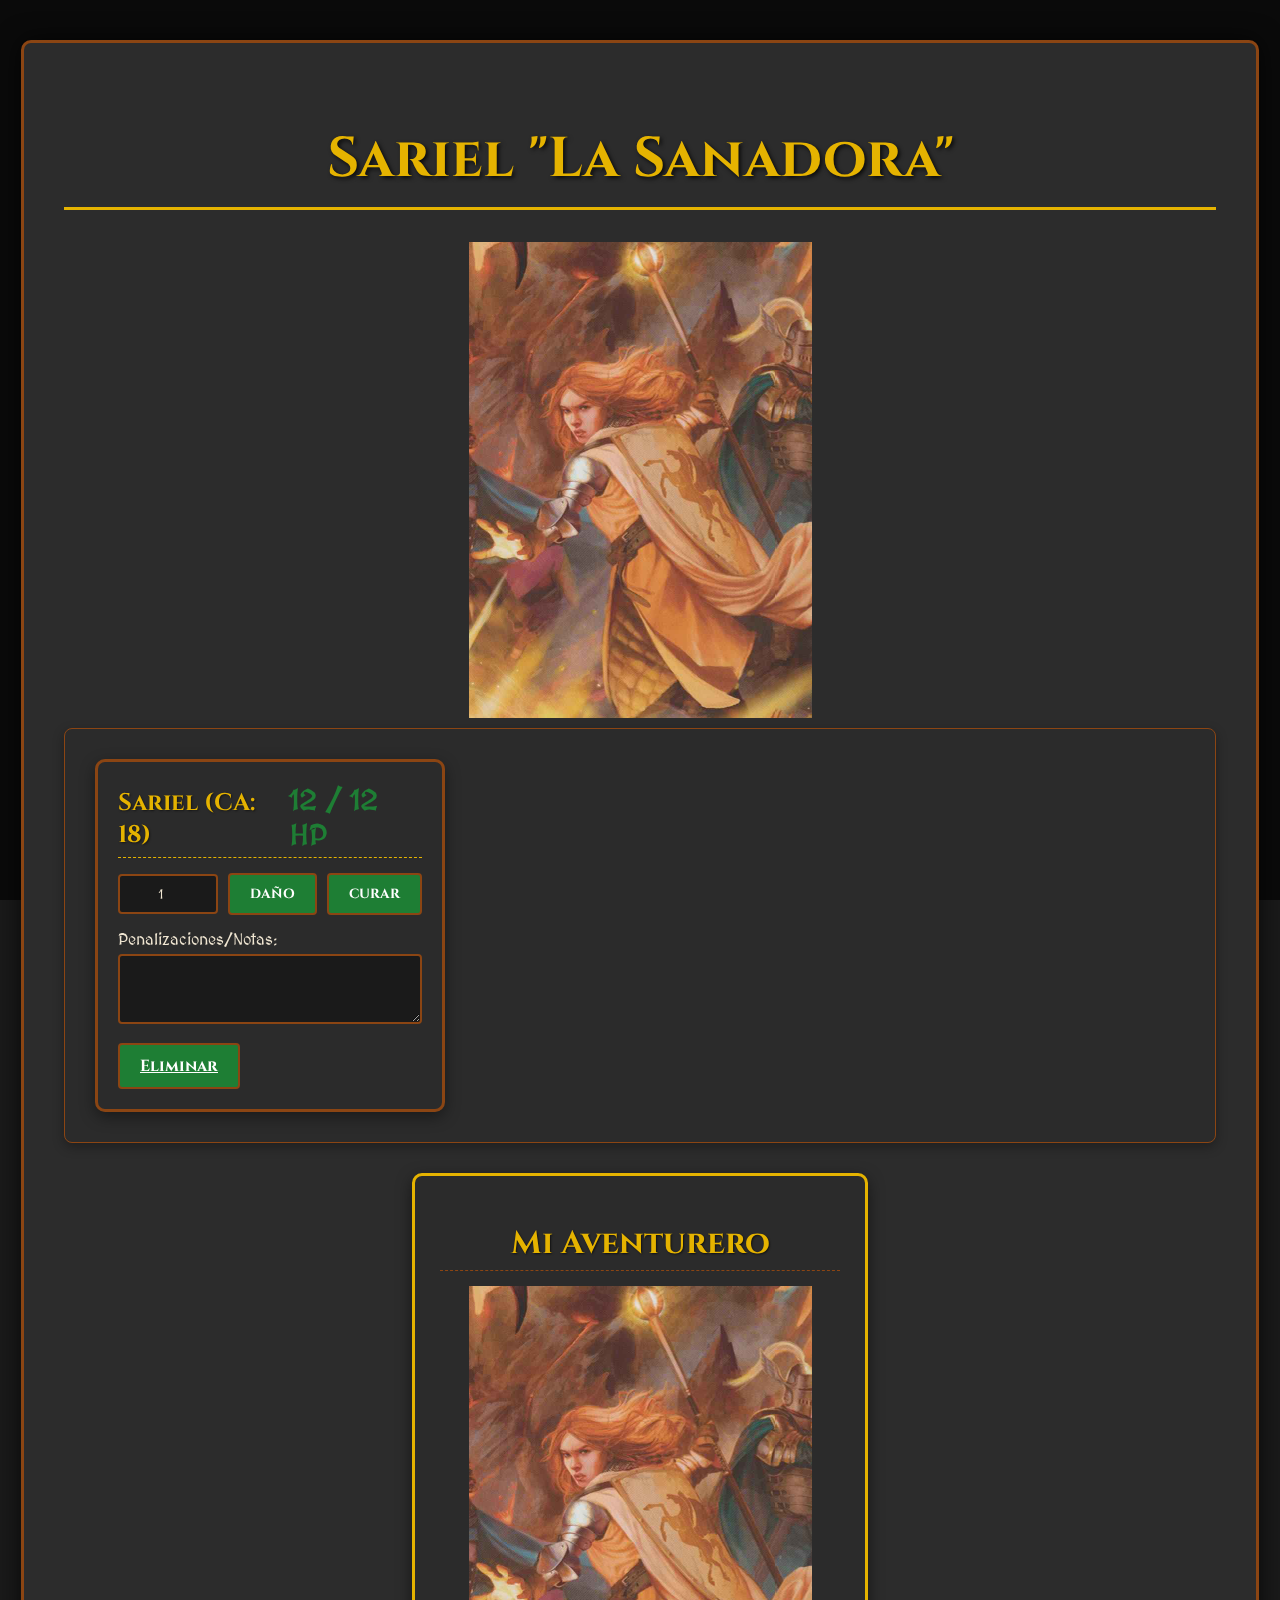
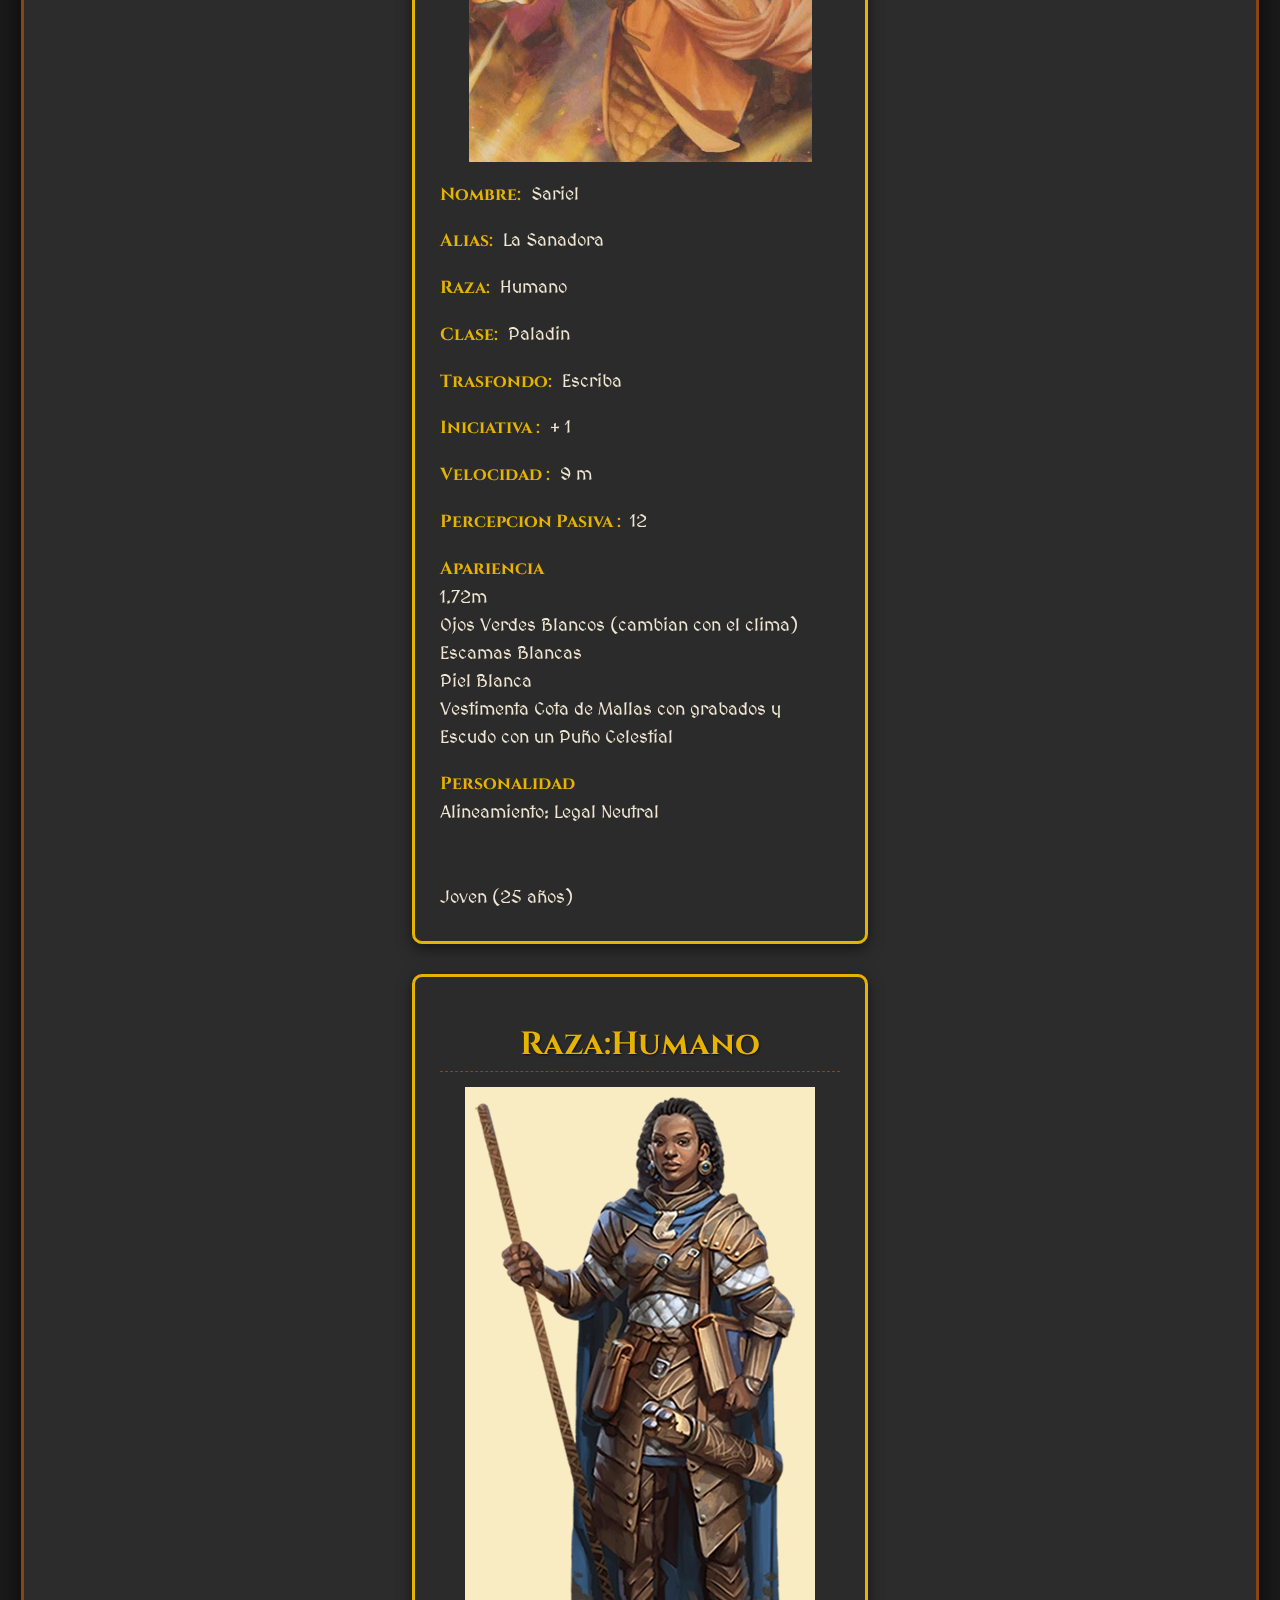
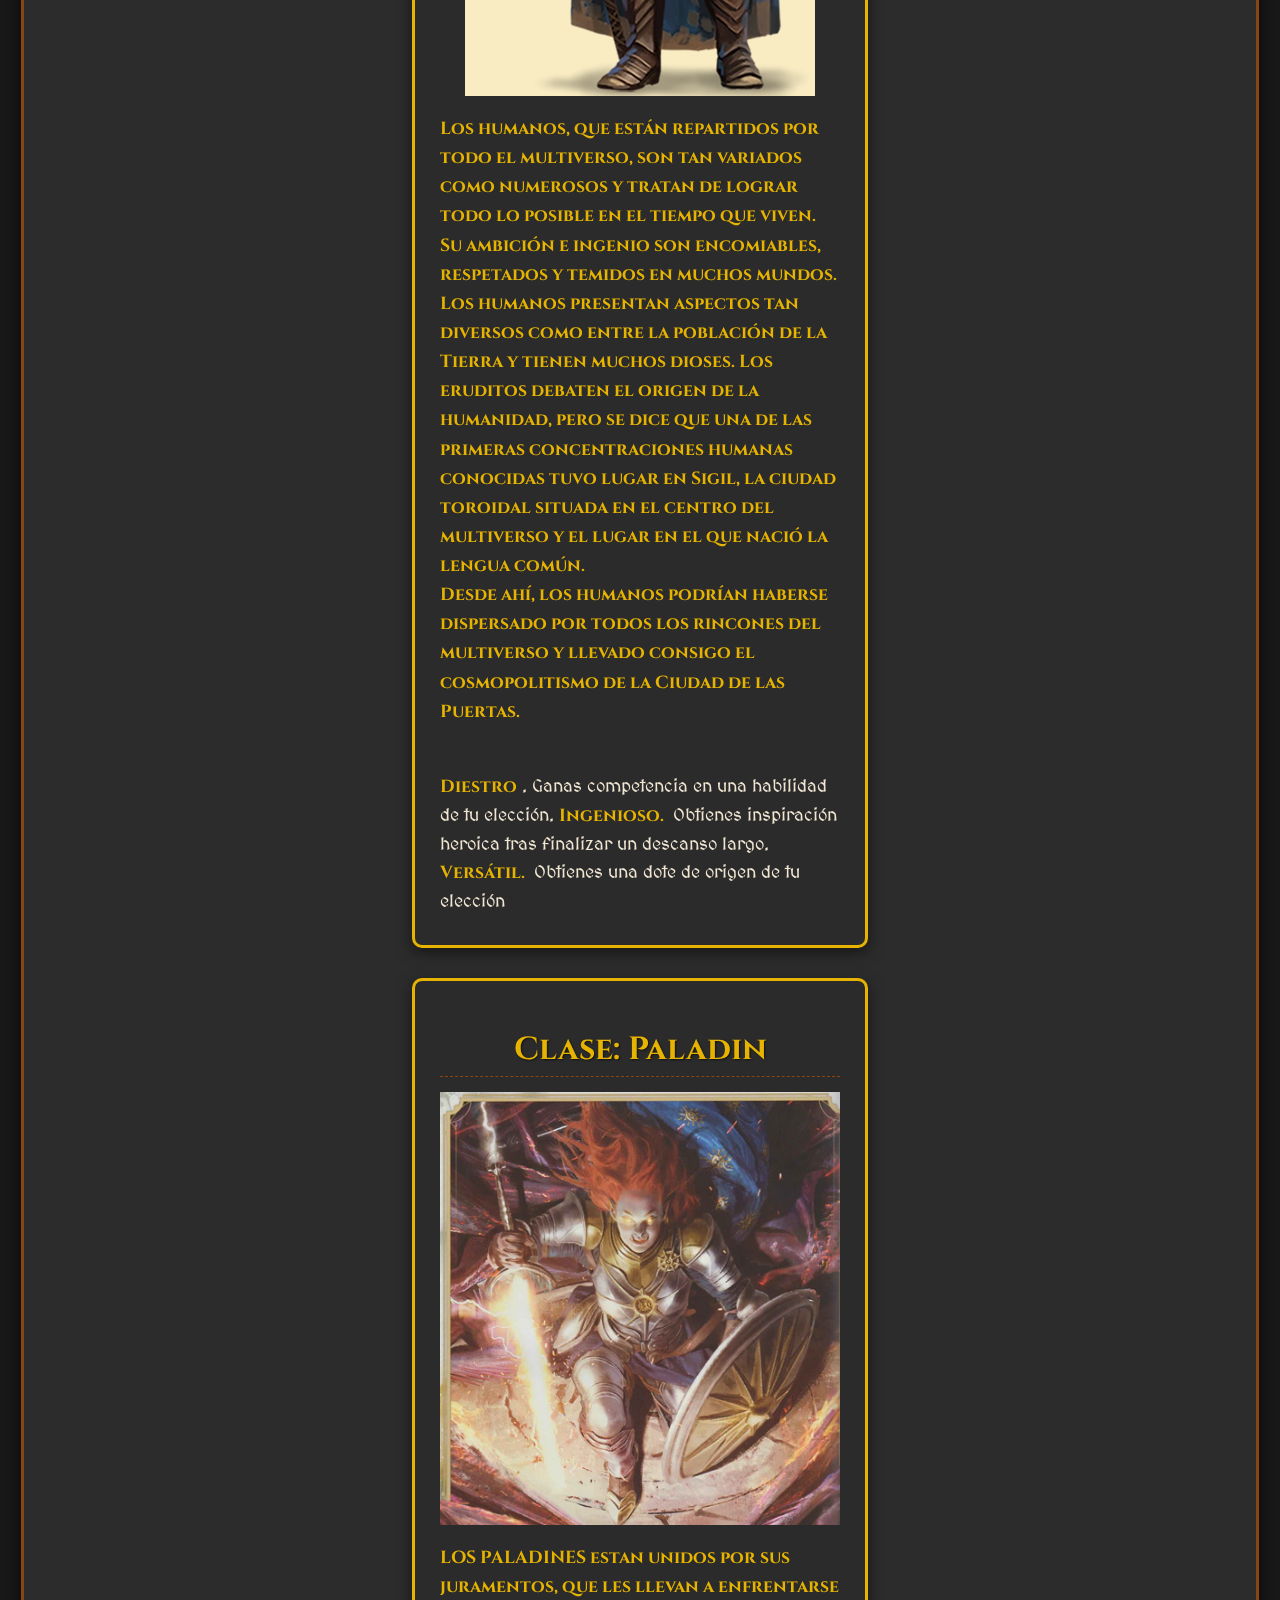
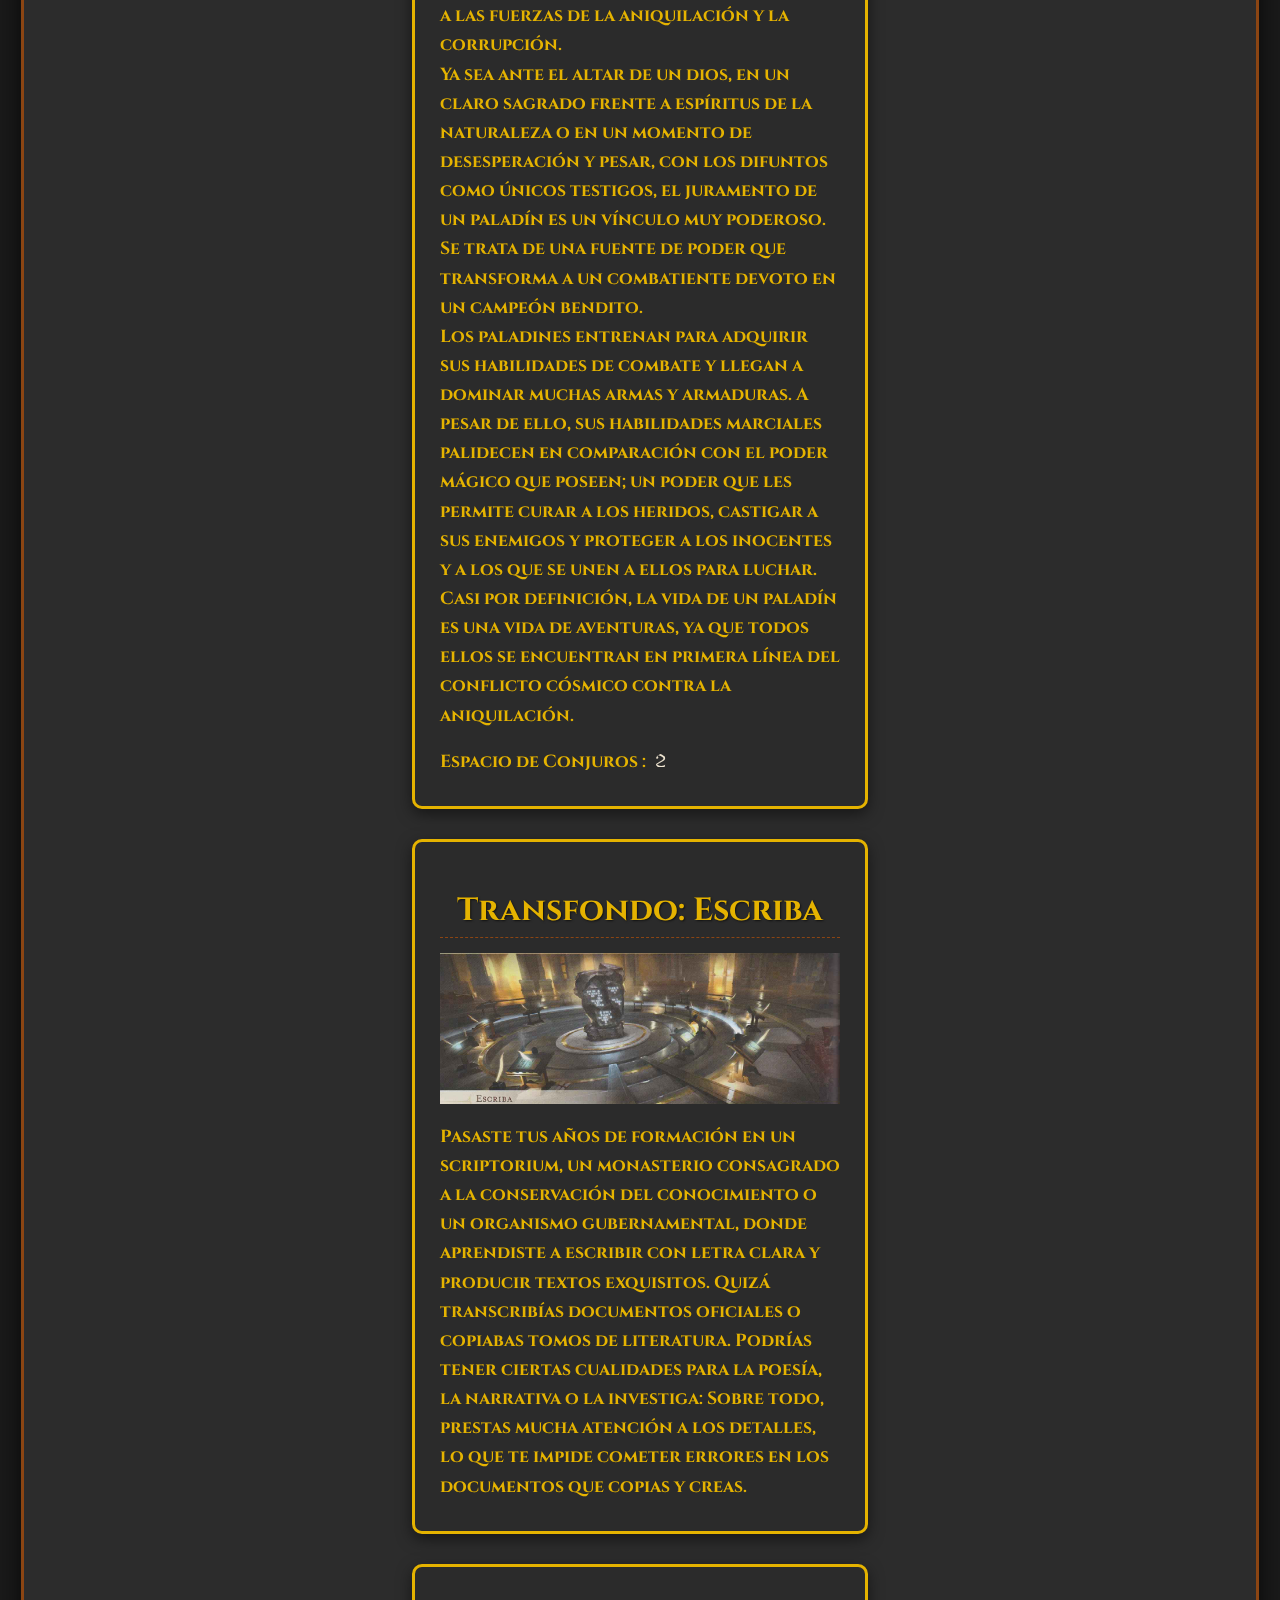
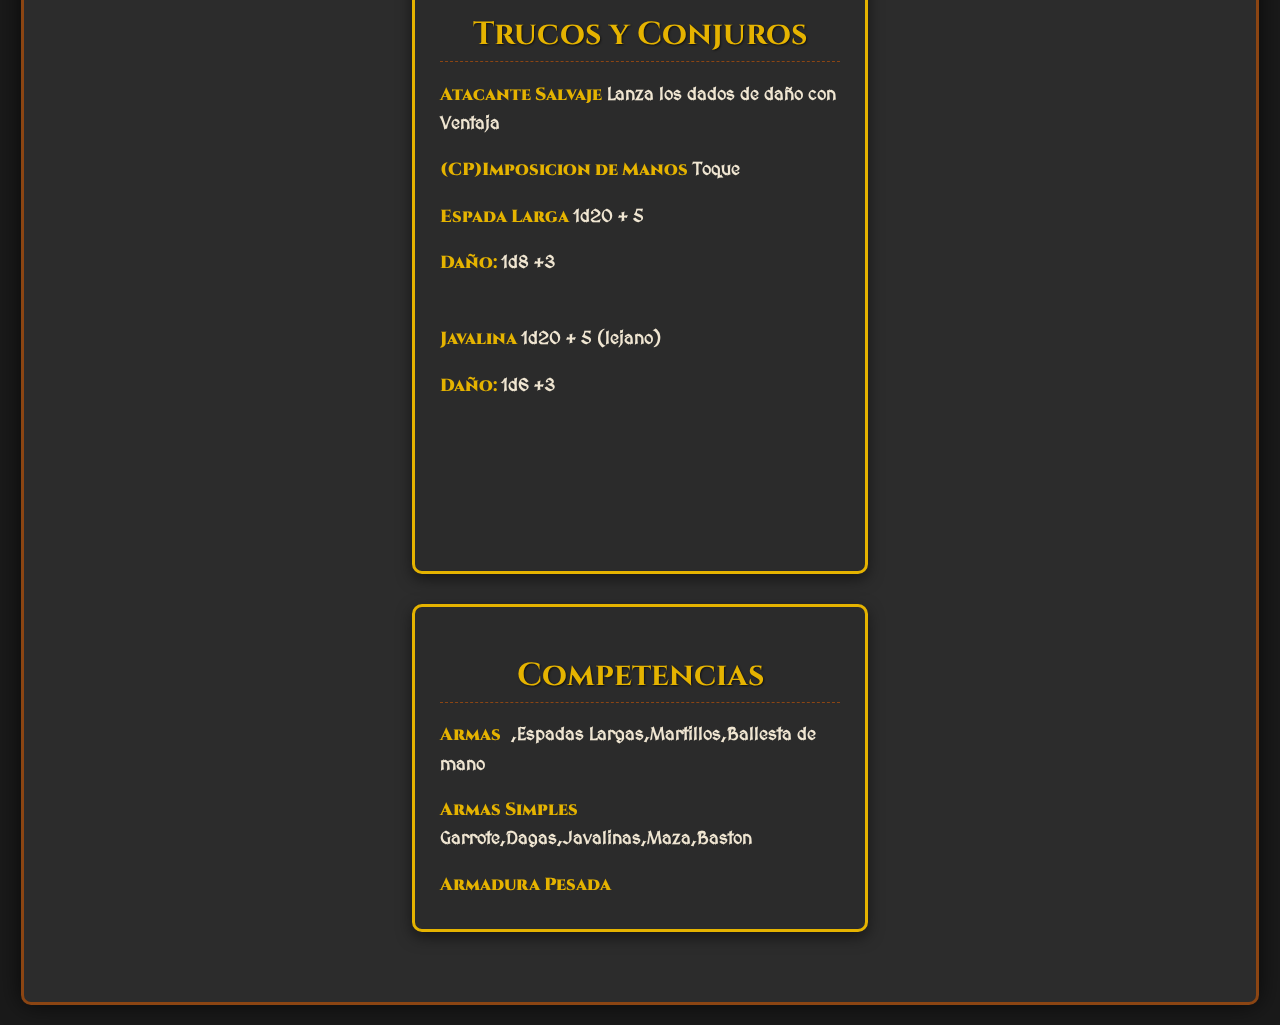
<file: Paladin2.html>
<!DOCTYPE html>
<html lang="es">
<head>
    <meta charset="UTF-8">
    <link rel="icon" type="image/png" href="2.png">
    <meta name="viewport" content="width=device-width, initial-scale=1.0">
    <title>Sariel "La Sanadora"</title>
    <style>
        /* Importar fuentes de Google Fonts para un toque medieval */
        @import url('https://fonts.googleapis.com/css2?family=Cinzel:wght@400;700&family=MedievalSharp&display=swap');

        /* --- Variables de Estilo Medieval --- */
        :root {
            --bg-dark: #1a1a1a;
            --bg-medium: #2c2c2c;
            --text-light: #f0e6d2; /* Pergamino */
            --text-accent: #e5b300; /* Oro */
            --border-color: #8B4513; /* Marrón para bordes rústicos */
            --card-bg: rgba(44, 44, 44, 0.8); /* Fondo de tarjeta semitransparente */

            /* Colores específicos del rastreador ajustados al tema */
            --color-danger-medieval: #9c0f0f; /* Rojo oscuro de daño */
            --color-success-medieval: #1e7e34; /* Verde oscuro de curación */
        }

        /* --- Estilos de Fondo y Cuerpo --- */
        body {
            margin: 0;
            font-family: 'MedievalSharp', cursive; /* Fuente principal para el cuerpo */
            color: var(--text-light);
            background-color: var(--bg-dark); /* Fondo oscuro */
            display: flex;
            justify-content: center;
            align-items: flex-start; /* Alineación arriba para permitir el scroll */
            min-height: 100vh;
            background-image: url('https://via.placeholder.com/1920x1080/000000/FFFFFF?text=Fondo+DnD'); /* Imagen de fondo de D&D */
            background-size: cover;
            background-position: center;
            background-attachment: fixed; /* Hace que el fondo se quede fijo al desplazar */
            position: relative;
            overflow-y: auto;
            padding-top: 20px; /* Espacio superior para el contenido */
        }

        /* Capa de superposición para oscurecer el fondo y mejorar la legibilidad */
        .background-overlay {
            position: fixed; /* Fijo para cubrir todo el body fijo */
            top: 0;
            left: 0;
            width: 100%;
            height: 100%;
            background-color: rgba(0, 0, 0, 0.6); /* Oscurece el fondo */
            z-index: 1;
        }

        /* --- Contenedor Principal (Simula la 'Hoja de Pergamino') --- */
        .container {
            position: relative;
            z-index: 2; /* Asegura que el contenido esté por encima del overlay */
            background-color: var(--bg-medium); /* Fondo semi-oscuro para el contenedor principal */
            border: 3px solid var(--border-color); /* Borde rústico */
            border-radius: 10px;
            padding: 2.5rem;
            box-shadow: 0 0 25px rgba(0, 0, 0, 0.7);
            max-width: 1200px;
            width: 90%;
            margin: 20px auto; /* Centrado y con margen */
            text-align: center;
        }

        /* --- Estilo del Título --- */
        h1 {
            font-family: 'Cinzel', serif; /* Fuente más imponente para el título */
            font-size: 3.5rem;
            color: var(--text-accent);
            text-shadow: 2px 2px 4px rgba(0, 0, 0, 0.8);
            margin-bottom: 2rem;
            border-bottom: 3px solid var(--text-accent); /* Borde de oro */
            padding-bottom: 10px;
        }

        /* --- Formulario de Creación (CRUD: CREATE) --- */
        #create-form {
            background-color: var(--card-bg); /* Fondo de tarjeta semitransparente */
            padding: 20px;
            border-radius: 8px;
            box-shadow: 0 4px 12px rgba(0, 0, 0, 0.3);
            margin-bottom: 30px;
            display: grid;
            grid-template-columns: 1fr 1fr 1fr auto;
            gap: 15px;
            align-items: center;
            border: 1px solid var(--border-color);
        }

        #create-form input[type="text"], 
        #create-form input[type="number"] {
            padding: 10px;
            border: 2px solid var(--border-color);
            border-radius: 4px;
            width: 100%;
            box-sizing: border-box;
            background-color: var(--bg-dark);
            color: var(--text-light);
            font-family: 'MedievalSharp', cursive;
        }

        #create-form button {
            background-color: var(--color-success-medieval);
            color: white;
            padding: 10px 20px;
            border: 2px solid var(--border-color);
            border-radius: 4px;
            cursor: pointer;
            transition: background-color 0.3s;
            font-family: 'Cinzel', serif;
            font-weight: bold;
        }
        #create-form button:hover {
            background-color: var(--text-accent);
            color: var(--bg-dark);
        }

        /* --- Listado de Enemigos (CRUD: READ) --- */
        #enemy-list {
            display: grid;
            grid-template-columns: repeat(auto-fill, minmax(350px, 1fr)); /* Tarjetas más anchas */
            gap: 25px;
            padding: 10px;
        }

        .enemy-card {
            background-color: var(--card-bg);
            border: 3px solid var(--border-color);
            border-radius: 10px;
            padding: 20px;
            box-shadow: 0 5px 15px rgba(0, 0, 0, 0.4);
            transition: transform 0.2s, box-shadow 0.2s;
            text-align: left;
        }

        .enemy-card:hover {
            transform: translateY(-5px);
            box-shadow: 0 8px 20px rgba(0, 0, 0, 0.6);
        }

        .enemy-card.dead {
            border: 3px dashed var(--color-danger-medieval);
            opacity: 0.6;
            background-color: rgba(60, 0, 0, 0.7); /* Rojo oscuro semitransparente para muertos */
        }

        .enemy-header {
            display: flex;
            justify-content: space-between;
            align-items: baseline;
            margin-bottom: 15px;
            border-bottom: 1px dashed var(--text-accent);
            padding-bottom: 5px;
        }

        .enemy-name {
            font-family: 'Cinzel', serif;
            font-weight: 700;
            font-size: 1.5em;
            color: var(--text-accent);
            text-shadow: 1px 1px 2px rgba(0, 0, 0, 0.5);
        }

        .hp-text {
            font-size: 1.8em;
            font-weight: bold;
            color: var(--color-success-medieval);
        }
        .enemy-card.dead .hp-text {
            color: var(--color-danger-medieval);
        }

        .hp-controls {
            display: flex;
            gap: 10px;
            margin-top: 15px;
            margin-bottom: 15px;
            align-items: center;
        }

        .hp-controls input[type="number"] {
            width: 70px;
            padding: 8px;
            border: 2px solid var(--border-color);
            border-radius: 4px;
            text-align: center;
            background-color: var(--bg-dark);
            color: var(--text-light);
            font-family: 'MedievalSharp', cursive;
        }

        .hp-controls button {
            padding: 8px 15px;
            border: 2px solid var(--border-color);
            border-radius: 4px;
            cursor: pointer;
            font-weight: bold;
            font-family: 'Cinzel', serif;
            color: var(--text-light);
        }

        .damage-btn {
            background-color: var(--color-danger-medieval);
            transition: background-color 0.2s;
        }
        .damage-btn:hover { background-color: #ff4d4d; }

        .heal-btn {
            background-color: var(--color-success-medieval);
            transition: background-color 0.2s;
        }
        .heal-btn:hover { background-color: #4CAF50; }

        /* --- Penalizaciones y Notas --- */
        .notes-area {
            width: 100%;
            padding: 8px;
            border: 2px solid var(--border-color);
            border-radius: 4px;
            resize: vertical;
            min-height: 70px;
            box-sizing: border-box;
            margin-top: 5px;
            background-color: var(--bg-dark);
            color: var(--text-light);
            font-family: 'MedievalSharp', cursive;
        }

        .delete-btn {
            background: none;
            border: none;
            color: var(--color-danger-medieval);
            cursor: pointer;
            font-size: 1em;
            margin-top: 15px;
            display: block;
            text-decoration: underline;
            font-family: 'Cinzel', serif;
            font-weight: 700;
        }
        .delete-btn:hover {
            color: #ff4d4d;
        }
        /* --- Estilo de la Carta Estática (Sin CRUD) --- */
        .static-card {
            background-color: var(--card-bg);
            border: 3px solid var(--text-accent); /* Borde dorado para distinguirlo */
            border-radius: 10px;
            padding: 20px 25px; /* Más padding para contenido */
            box-shadow: 0 5px 15px rgba(0, 0, 0, 0.5);
            margin: 30px auto; /* Centrado y con espacio */
            max-width: 400px; /* Ancho más compacto */
            text-align: left;
            font-family: 'MedievalSharp', cursive;
        }

        .static-card h2 {
            font-family: 'Cinzel', serif;
            font-size: 2em;
            color: var(--text-accent);
            text-shadow: 1px 1px 2px rgba(0, 0, 0, 0.6);
            margin-bottom: 15px;
            border-bottom: 1px dashed var(--border-color);
            padding-bottom: 5px;
            text-align: center;
        }

        .static-card p {
            font-size: 1.1em;
            line-height: 1.6;
            margin-bottom: 10px;
            color: var(--text-light);
        }

        .static-card p strong {
            color: var(--text-accent); /* Resalta las etiquetas */
            font-family: 'Cinzel', serif;
            margin-right: 5px;
        }
        /* Responsividad básica */
        @media (max-width: 900px) {
            h1 {
                font-size: 2.5rem;
            }
            #create-form {
                grid-template-columns: 1fr; /* Una columna en pantallas más pequeñas */
            }   
            #enemy-list {
                grid-template-columns: 1fr;
            }
            .container {
                padding: 1.5rem;
            }
        }
    </style>
</head>
<body>
    <div class="background-overlay"></div>

    <div class="container">
        <h1>Sariel "La Sanadora"</h1>
        <img src="pal.png" style="max-width: 100%; height: auto; display: block; margin: 10px auto;" >
       <div id="create-form">
           <!--  <input type="text" id="enemy-name" placeholder="Nombre" required>
            <input type="number" id="enemy-hp" placeholder="Usos" required min="1">
            <input type="number" id="enemy-ac" placeholder="">
            <button onclick="createEnemy()">Añadir</button>
            !-->
            <div id="enemy-list">
                
        </div>
            </div>
            <div class="static-card">
            <h2>Mi Aventurero</h2>
                <img src="pal.png" style="max-width: 100%; height: auto; display: block; margin: 10px auto;" >
            <p><strong>Nombre:</strong> Sariel</p>
            <p><strong>Alias:</strong> La Sanadora</p>
            <p><strong>Raza:</strong> Humano</p>
            <p><strong>Clase:</strong> Paladin</p>
            <p><strong>Trasfondo:</strong> Escriba</p>
             <p><strong>Iniciativa :</strong> + 1</p>
              <p><strong>Velocidad :</strong> 9 m</p>
               <p><strong>Percepcion Pasiva : </strong> 12</p>
                

            <p><strong>Apariencia</strong>
                <br>1.72m
                <br>Ojos Verdes Blancos (cambian con el clima)
                <br>Escamas Blancas
                <br>Piel Blanca
                <br>Vestimenta Cota de Mallas con grabados y Escudo con un Puño Celestial
                <p><strong>Personalidad</strong>
                <br>Alineamiento: Legal Neutral
                <br>             
                <br>
                <br>Joven (25 años)
            </p>
            </div>
            <div class="static-card">
            <h2>Raza:Humano</h2>
                <img src="humano.png" style="max-width: 100%; height: auto; display: block; margin: 10px auto;" >
            <p><strong>Los humanos, que están repartidos por todo el multiverso, 
son tan variados como numerosos y tratan de lograr todo 
lo posible en el tiempo que viven.<br> Su ambición e ingenio 
son encomiables, respetados y temidos en muchos mundos. <br>
Los humanos presentan aspectos tan diversos como 
entre la población de la Tierra y tienen muchos dioses. 
Los eruditos debaten el origen de la humanidad, pero se 
dice que una de las primeras concentraciones humanas 
conocidas tuvo lugar en Sigil, la ciudad toroidal situada 
en el centro del multiverso y el lugar en el que nació la 
lengua común. <br>Desde ahí, los humanos podrían haberse 
dispersado por todos los rincones del multiverso y llevado 
consigo el cosmopolitismo de la Ciudad de las Puertas. </strong> <br></p><p>
                <br><strong>Diestro</strong>. Ganas competencia en una habilidad de tu 
elección. 
<strong>Ingenioso. </strong>Obtienes inspiración heroica tras finalizar 
un descanso largo. 
<strong>Versátil. </strong>Obtienes una dote de origen de tu elección 

            
                
            </p>
              
        </div>
        <div class="static-card">
            <h2>Clase: Paladin</h2>
            <img src="PALA.png" style="max-width: 100%; height: auto; display: block; margin: 10px auto;" >
            <p><strong>LOS PALADINES estan unidos por sus
juramentos, que les llevan a enfrentarse a las 
fuerzas de la aniquilación y la corrupción. <br>
Ya sea ante el altar de un dios, en un claro sagrado 
frente a espíritus de la naturaleza o en un momento de 
desesperación y pesar, con los difuntos como únicos 
testigos, el juramento de un paladín es un vínculo muy 
poderoso. Se trata de una fuente de poder que transforma 
a un combatiente devoto en un campeón bendito.<br> 
Los paladines entrenan para adquirir sus habilidades de 
combate y llegan a dominar muchas armas y armaduras. 
A pesar de ello, sus habilidades marciales palidecen en 
comparación con el poder mágico que poseen; un poder 
que les permite curar a los heridos, castigar a sus 
enemigos y proteger a los inocentes y a los que se unen 
a ellos para luchar. <br>
Casi por definición, la vida de un paladín es una vida 
de aventuras, ya que todos ellos se encuentran en primera 
línea del conflicto cósmico contra la aniquilación. 
</strong></p>
            <p><strong>Espacio de Conjuros : </strong>2 </p>
           
            </div>


         <div class="static-card">
            <h2>Transfondo: Escriba</h2>
             <img src="escriba.png" style="max-width: 100%; height: auto; display: block; margin: 10px auto;" >
           
<p><strong>Pasaste tus años de formación en un scriptorium, 
un monasterio consagrado a la conservación del 
conocimiento o un organismo gubernamental, donde 
aprendiste a escribir con letra clara y producir textos 
exquisitos. Quizá transcribías documentos oficiales
o copiabas tomos de literatura. Podrías tener ciertas
cualidades para la poesía, la narrativa o la investiga: 
Sobre todo, prestas mucha atención a los detalles, lo que 
te impide 
cometer errores en los documentos que copias 
y creas.    <strong>  </p>

</div>
            
           
            
           
            
          

          


            
       
            
             <div class="static-card">
             <h2>Trucos y Conjuros</h2>
           
<p><strong>Atacante Salvaje</strong>Lanza los dados de daño con Ventaja</p>

<p><strong>(CP)Imposicion de Manos</strong>Toque</p>



<p><strong>Espada Larga</strong>1d20 + 5</p>
<p><strong>Daño:</strong>1d8 +3</p><br>
<p><strong>Javalina</strong>1d20 + 5 (lejano)</p>
<p><strong>Daño:</strong>1d6 +3</p><br>
<p><strong></strong></p>
<p><strong></strong></p><br>





            
            </div>
            
             <div class="static-card">
                 <h2>Competencias</h2>
           
<p><strong>Armas</strong> ,Espadas Largas,Martillos,Ballesta de mano</p>
<p><strong>Armas Simples</strong> Garrote,Dagas,Javalinas,Maza,Baston</p>
<p><strong>Armadura Pesada</strong> </p>
            
            </div>
            
           
            
           
            </div>
        </div>
           
             
    </div>
    

    <script>
        let enemies = [];
        let enemyId = 0;
        const enemyList = document.getElementById('enemy-list');

        // Función para crear un nuevo enemigo (CRUD: CREATE)
        function createEnemy() {
            const nameInput = document.getElementById('enemy-name');
            const hpInput = document.getElementById('enemy-hp');
            const acInput = document.getElementById('enemy-ac');

            const name = nameInput.value.trim();
            const maxHp = parseInt(hpInput.value);
            const ac = acInput.value ? parseInt(acInput.value) : 'N/A';
            
            if (!name || isNaN(maxHp) || maxHp <= 0) {
                alert('Por favor, ingresa un nombre y un HP válido (> 0).');
                return;
            }

            const newEnemy = {
                id: enemyId++,
                name: name,
                currentHp: maxHp,
                maxHp: maxHp,
                ac: ac,
                notes: ''
            };

            enemies.push(newEnemy);
            renderEnemies();

            // Limpiar formulario
            nameInput.value = '';
            hpInput.value = '';
            acInput.value = '';
        }

        // Función para renderizar la lista completa de enemigos (CRUD: READ)
        function renderEnemies() {
            enemyList.innerHTML = ''; // Limpia la lista actual
            
            enemies.forEach(enemy => {
                const isDead = enemy.currentHp <= 0;
                
                const card = document.createElement('div');
                card.className = `enemy-card ${isDead ? 'dead' : ''}`;
                card.id = `enemy-${enemy.id}`;
                
                // Contenido de la tarjeta
                card.innerHTML = `
                    <div class="enemy-header">
                        <span class="enemy-name">${enemy.name} (CA: ${enemy.ac})</span>
                        <span class="hp-text">${enemy.currentHp} / ${enemy.maxHp} HP</span>
                    </div>

                    <div class="hp-controls">
                        <input type="number" id="damage-amount-${enemy.id}" value="1" min="1" max="99">
                        <button class="damage-btn" onclick="updateHp(${enemy.id}, -1)">DAÑO</button>
                        <button class="heal-btn" onclick="updateHp(${enemy.id}, 1)">CURAR</button>
                    </div>

                    <label for="notes-${enemy.id}">Penalizaciones/Notas:</label>
                    <textarea 
                        id="notes-${enemy.id}" 
                        class="notes-area" 
                        onchange="updateNotes(${enemy.id}, this.value)"
                    >${enemy.notes}</textarea>

                    <button class="delete-btn" onclick="deleteEnemy(${enemy.id})">Eliminar</button>
                `;
                
                enemyList.appendChild(card);
            });
            
        }

        // Función para actualizar HP (CRUD: UPDATE - HP)
        function updateHp(id, sign) {
            const enemy = enemies.find(e => e.id === id);
            if (!enemy) return;
            
            const amountInput = document.getElementById(`damage-amount-${id}`);
            const amount = parseInt(amountInput.value) || 1;
            
            enemy.currentHp += amount * sign; // Si sign es -1, resta; si es 1, suma
            
            // Límite de HP (no puede exceder el máximo)
            if (enemy.currentHp > enemy.maxHp) {
                enemy.currentHp = enemy.maxHp;
            }

            // Límite de HP (muerto si es 0 o menos)
            if (enemy.currentHp < 0) {
                enemy.currentHp = 0;
            }
            
            renderEnemies(); // Volver a dibujar la interfaz
        }

        // Función para actualizar notas (CRUD: UPDATE - Notes)
        function updateNotes(id, notes) {
            const enemy = enemies.find(e => e.id === id);
            if (enemy) {
                enemy.notes = notes;
            }
        }

        // Función para eliminar un enemigo (CRUD: DELETE)
        function deleteEnemy(id) {
            if (confirm('¿Eliminar?')) {
                enemies = enemies.filter(e => e.id !== id);
                renderEnemies();
            }
        }

        // Función auxiliar para inicializar
        function createEnemyWithData(name, hp, ac) {
            const newEnemy = {
                id: enemyId++,
                name: name,
                currentHp: hp,
                maxHp: hp,
                ac: ac,
                notes: ''
            };
            enemies.push(newEnemy);
        }

        // Inicializar con los 4 guardias
        function initialize() {
            createEnemyWithData("Sariel", 12, 18);
            
            renderEnemies(); // Renderiza por primera vez
        }

        initialize(); // Carga inicial
    </script>
</body>
</html>
</file>
<file: style.css>
/* Importar fuentes de Google Fonts para un toque medieval */
@import url('https://fonts.googleapis.com/css2?family=Cinzel:wght@400;700&family=MedievalSharp&display=swap');

:root {
    --bg-dark: #1a1a1a;
    --bg-medium: #2c2c2c;
    --text-light: #f0e6d2; /* Pergamino */
    --text-accent: #e5b300; /* Oro */
    --border-color: #8B4513; /* Marrón para bordes rústicos */
    --card-bg: rgba(44, 44, 44, 0.8); /* Fondo de tarjeta semitransparente */
}

body {
    margin: 0;
    font-family: 'MedievalSharp', cursive; /* Fuente principal para el cuerpo */
    color: var(--text-light);
    background-color: var(--bg-dark); /* Fondo oscuro */
    display: flex;
    justify-content: center;
    align-items: center;
    min-height: 100vh;
    background-image: url('https://via.placeholder.com/1920x1080/000000/FFFFFF?text=Fondo+DnD'); /* Imagen de fondo de D&D */
    background-size: cover;
    background-position: center;
    background-attachment: fixed; /* Hace que el fondo se quede fijo al desplazar */
    position: relative;
    overflow-y: auto; /* Permite desplazamiento si el contenido es largo */
}

/* Capa de superposición para oscurecer el fondo y mejorar la legibilidad */
.background-overlay {
    position: absolute;
    top: 0;
    left: 0;
    width: 100%;
    height: 100%;
    background-color: rgba(0, 0, 0, 0.6); /* Oscurece el fondo */
    z-index: 1;
}

.container {
    position: relative;
    z-index: 2; /* Asegura que el contenido esté por encima del overlay */
    background-color: var(--bg-medium); /* Fondo semi-oscuro para el contenedor principal */
    border: 3px solid var(--border-color); /* Borde rústico */
    border-radius: 10px;
    padding: 2.5rem;
    box-shadow: 0 0 25px rgba(0, 0, 0, 0.7);
    max-width: 1000px;
    margin: 20px; /* Margen para pantallas pequeñas */
    text-align: center;
}

.main-header h1 {
    font-family: 'Cinzel', serif; /* Fuente más imponente para el título */
    font-size: 3.5rem;
    color: var(--text-accent);
    text-shadow: 2px 2px 4px rgba(0, 0, 0, 0.8);
    margin-bottom: 1rem;
}

.main-header p {
    font-size: 1.2rem;
    line-height: 1.6;
    margin-bottom: 2rem;
}

.character-selection h2 {
    font-family: 'Cinzel', serif;
    font-size: 2.2rem;
    color: var(--text-accent);
    margin-bottom: 2.5rem;
    text-shadow: 1px 1px 3px rgba(0, 0, 0, 0.7);
}

.character-options {
    display: grid;
    grid-template-columns: repeat(auto-fit, minmax(200px, 1fr)); /* 4 columnas, se ajusta a menos si no hay espacio */
    gap: 2rem;
    margin-bottom: 3rem;
}

.character-card {
    display: flex;
    flex-direction: column;
    align-items: center;
    background-color: var(--card-bg);
    border: 2px solid var(--border-color);
    border-radius: 8px;
    padding: 1.5rem;
    text-decoration: none;
    color: var(--text-light);
    transition: transform 0.2s ease-in-out, box-shadow 0.2s ease-in-out, border-color 0.2s ease-in-out;
}

.character-card:hover {
    transform: translateY(-8px) scale(1.03); /* Efecto de "levantamiento" */
    box-shadow: 0 10px 20px rgba(0, 0, 0, 0.5);
    border-color: var(--text-accent); /* Borde dorado al pasar el ratón */
}

.character-card img {
    width: 120px;
    height: 120px;
    border-radius: 50%; /* Imágenes circulares */
    border: 3px solid var(--text-accent);
    object-fit: cover;
    margin-bottom: 1rem;
    box-shadow: 0 0 10px rgba(0, 0, 0, 0.5);
}

.character-card h3 {
    font-family: 'Cinzel', serif;
    font-size: 1.5rem;
    color: var(--text-accent);
    margin-top: 0.5rem;
    margin-bottom: 0.8rem;
    text-shadow: 1px 1px 2px rgba(0, 0, 0, 0.6);
}

.character-card p {
    font-size: 1rem;
    line-height: 1.5;
    text-align: justify;
}

.main-footer {
    font-size: 0.9rem;
    color: rgba(var(--text-light), 0.7);
    margin-top: 3rem;
    border-top: 1px solid rgba(var(--border-color), 0.5);
    padding-top: 1.5rem;
}

/* Responsividad básica */
@media (max-width: 768px) {
    .main-header h1 {
        font-size: 2.5rem;
    }
    .character-selection h2 {
        font-size: 1.8rem;
    }
    .character-options {
        grid-template-columns: 1fr; /* Una columna en pantallas pequeñas */
    }
    .container {
        padding: 1.5rem;
    }
    img {
  max-width: 100%;
  height: auto;    
    .static-card img {
    max-width: 100%; 
    height: auto;   
    display: block;  
    margin: 10px auto;
}
}
</file>
